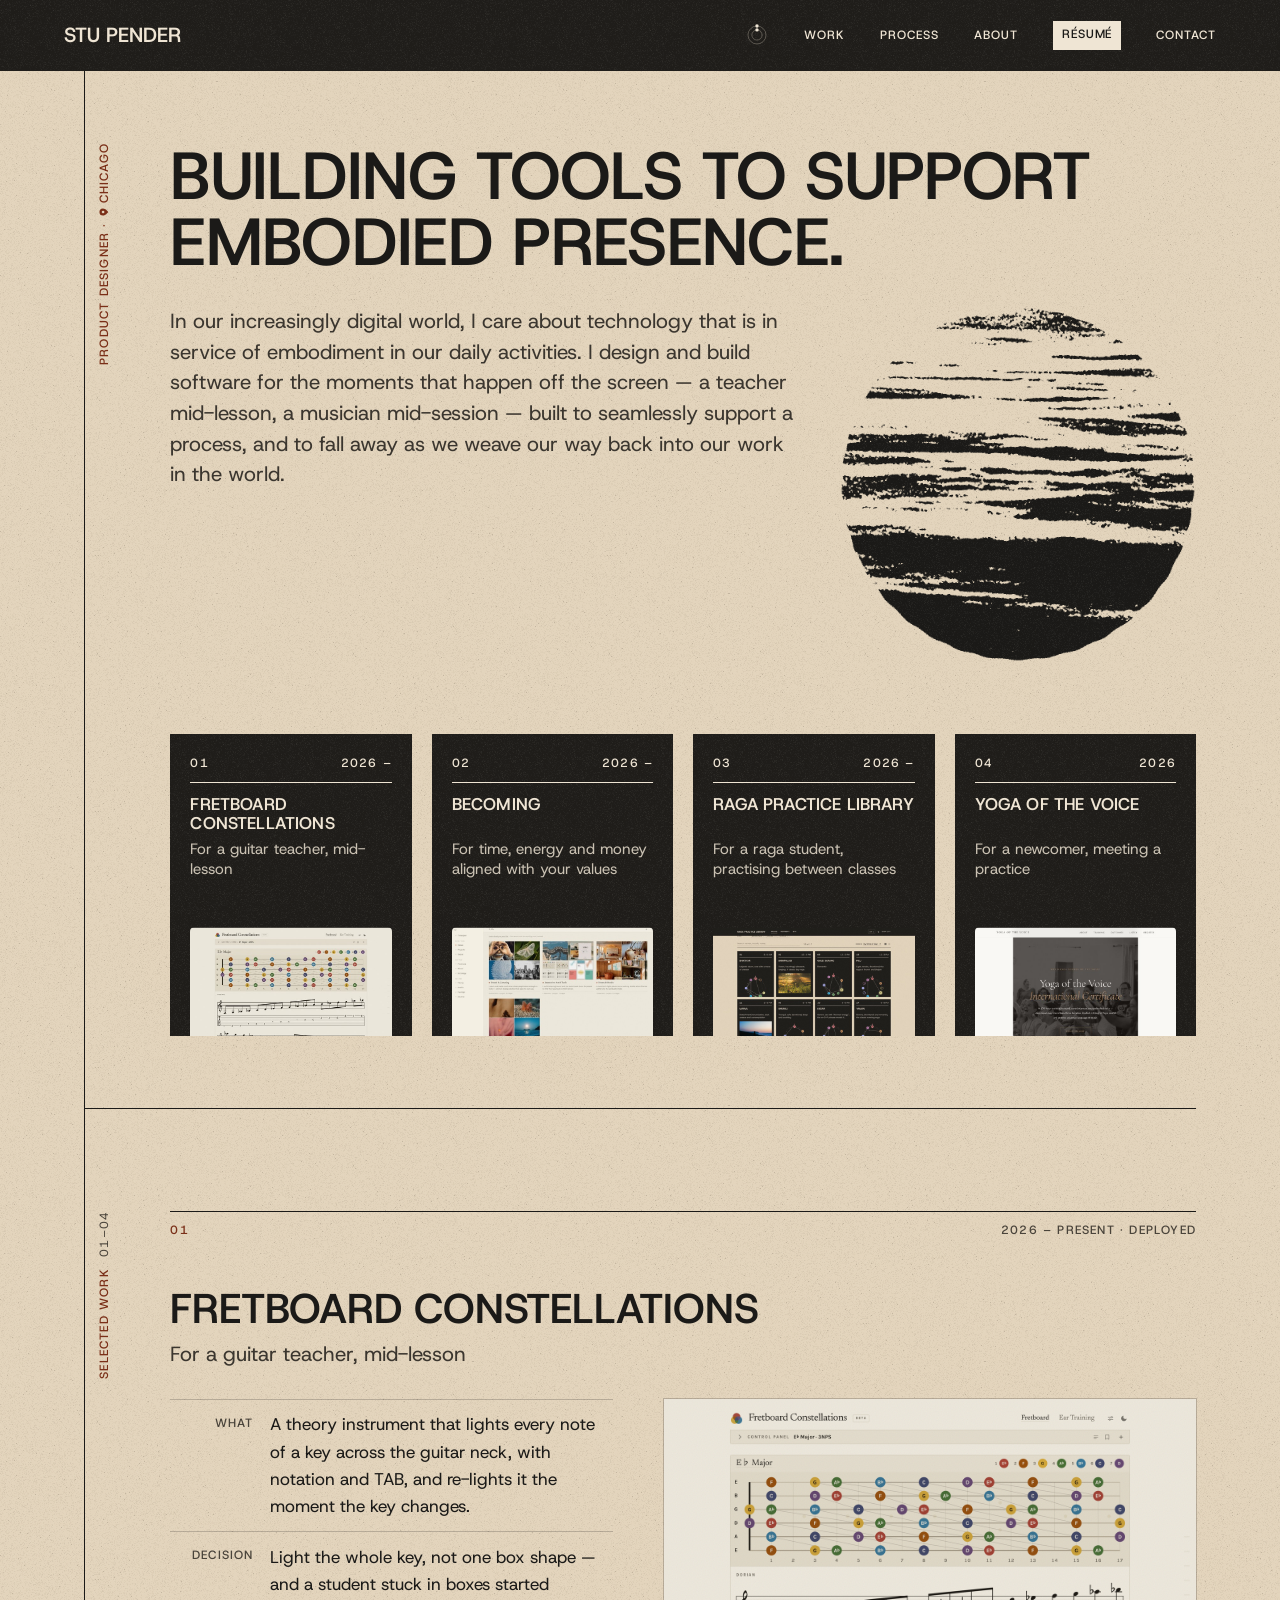
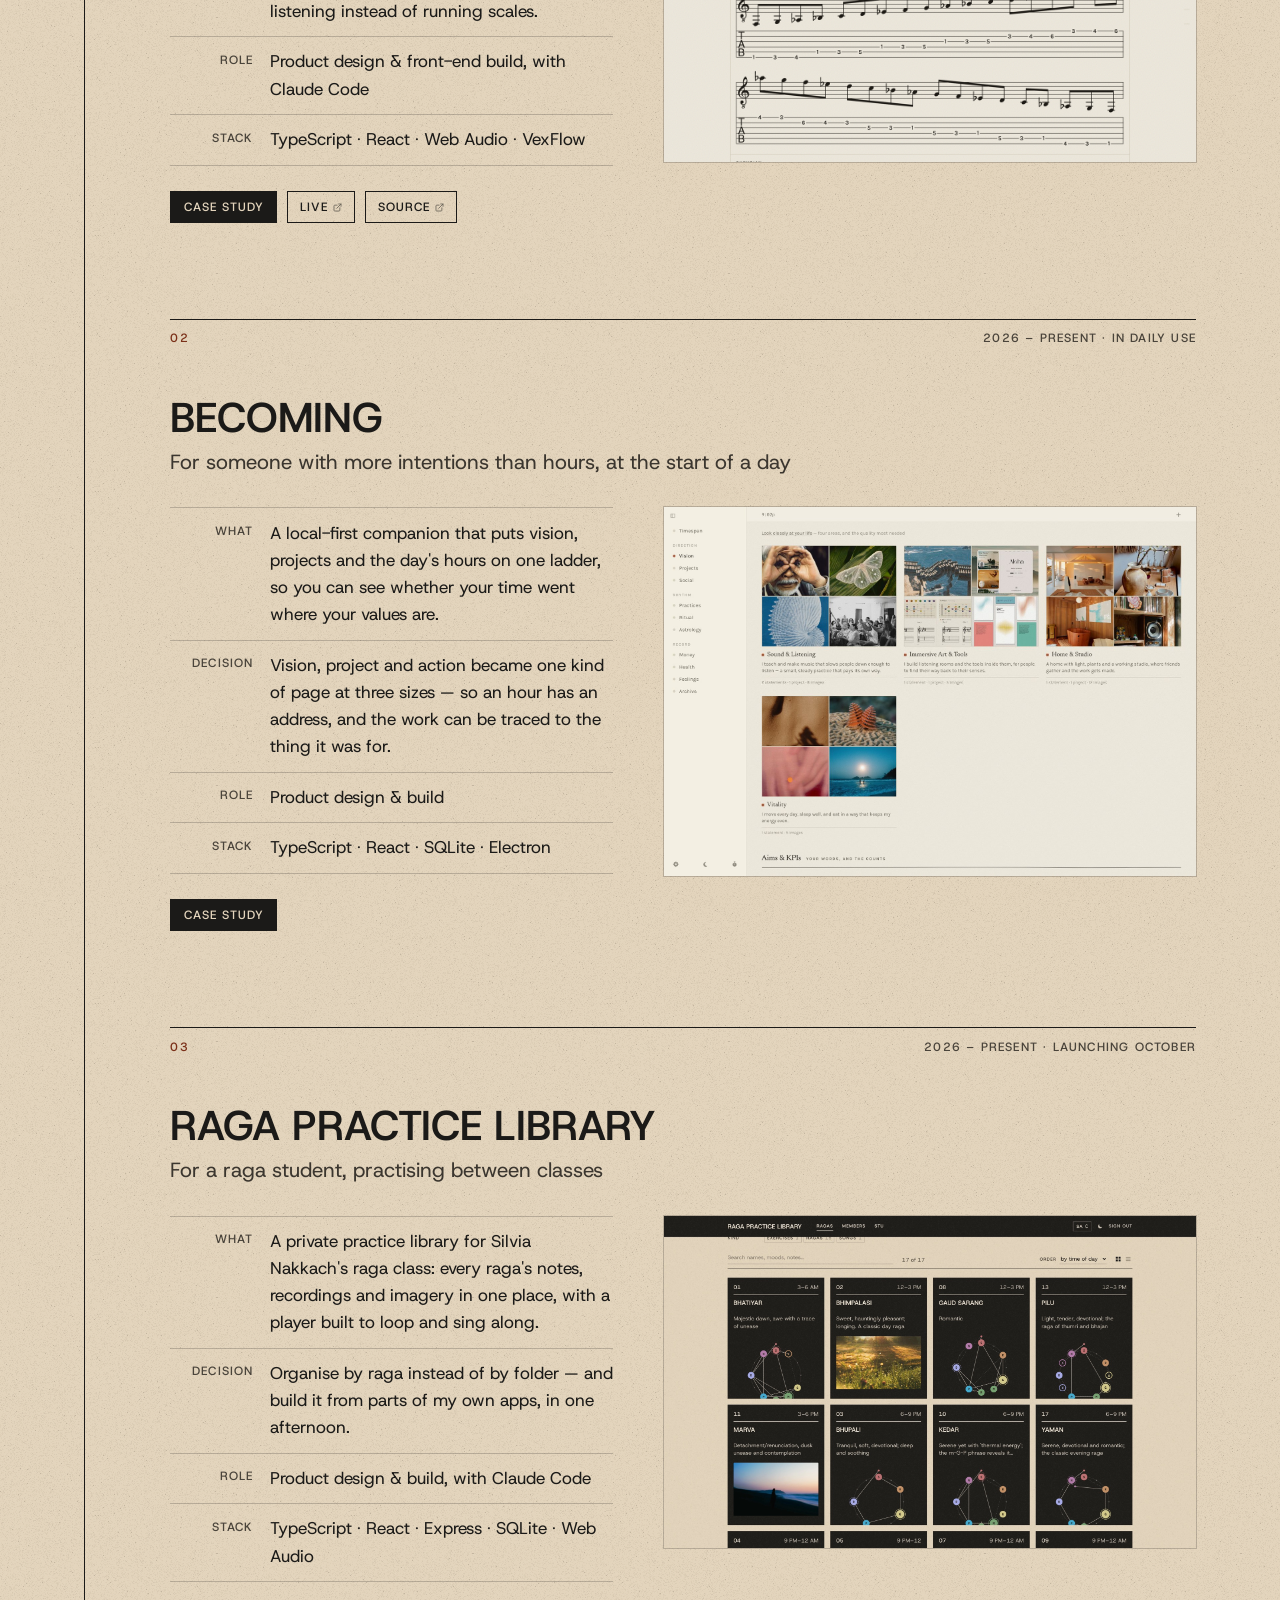
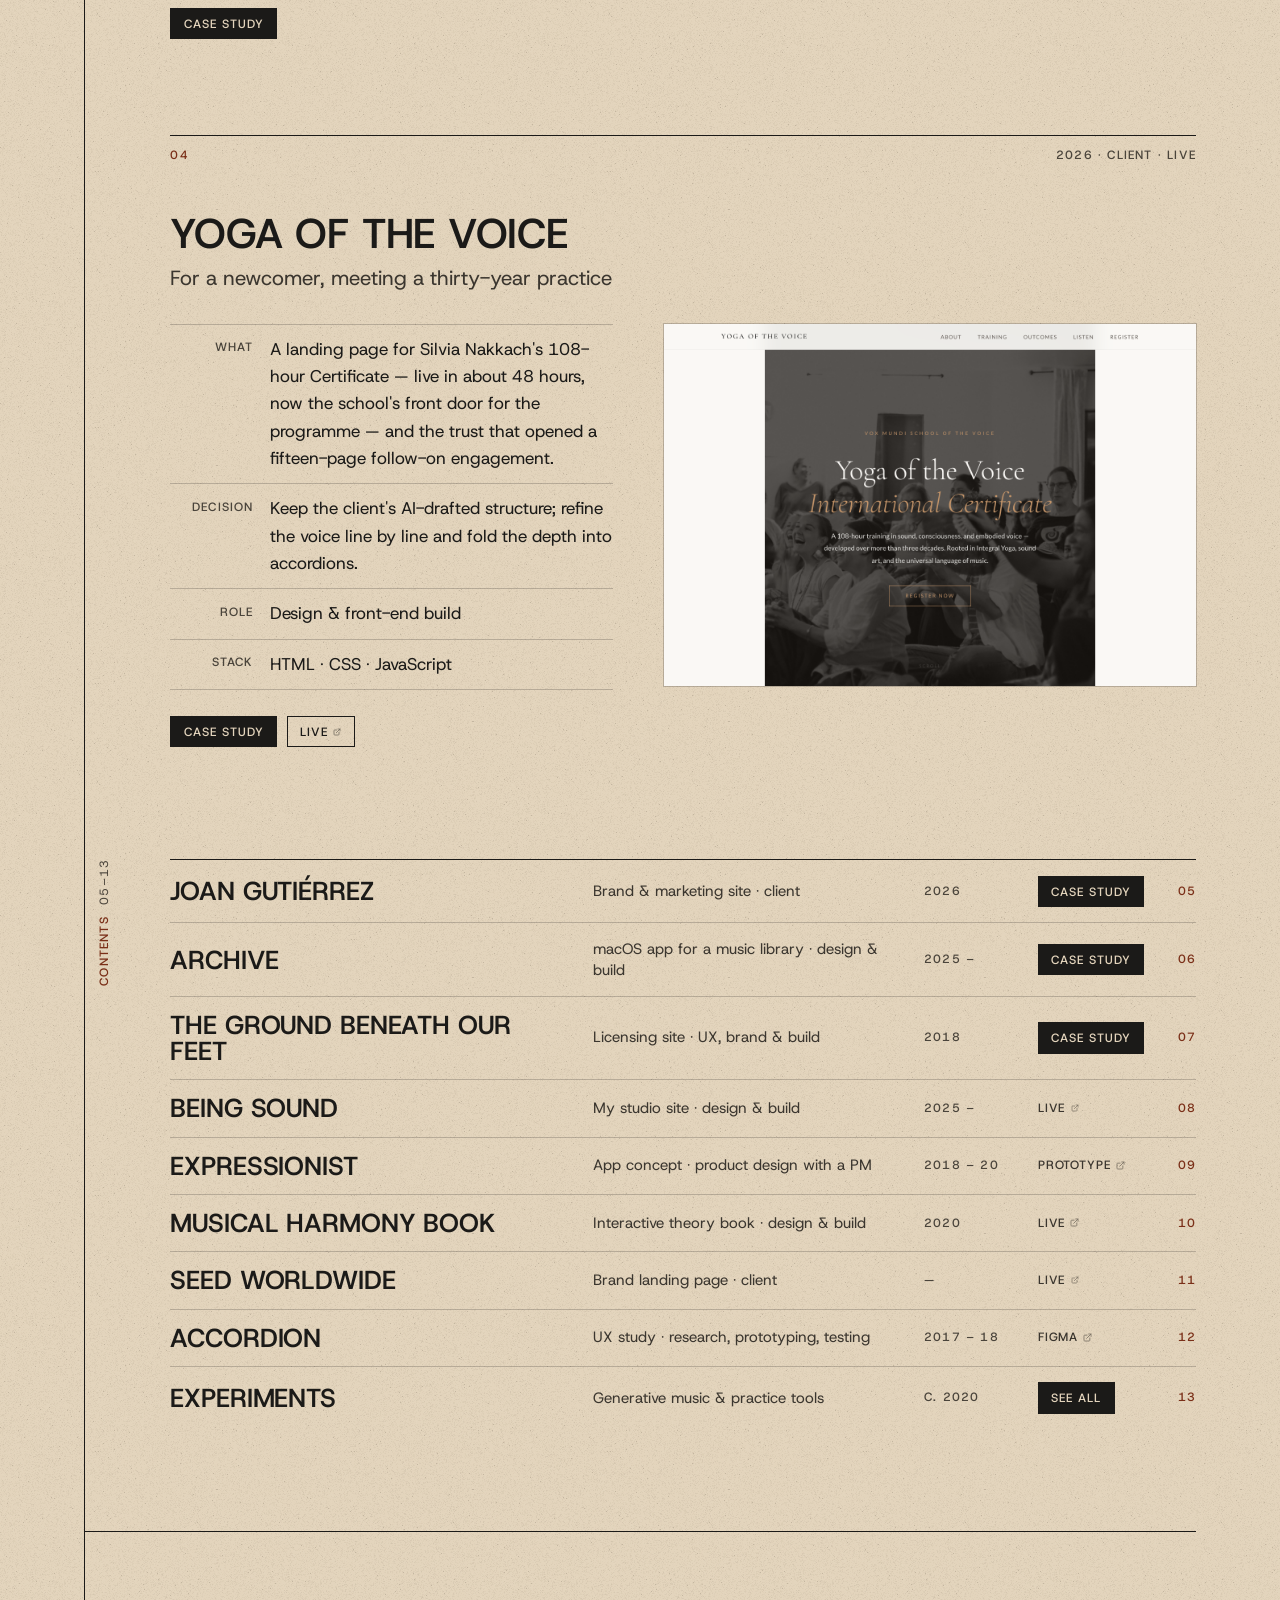
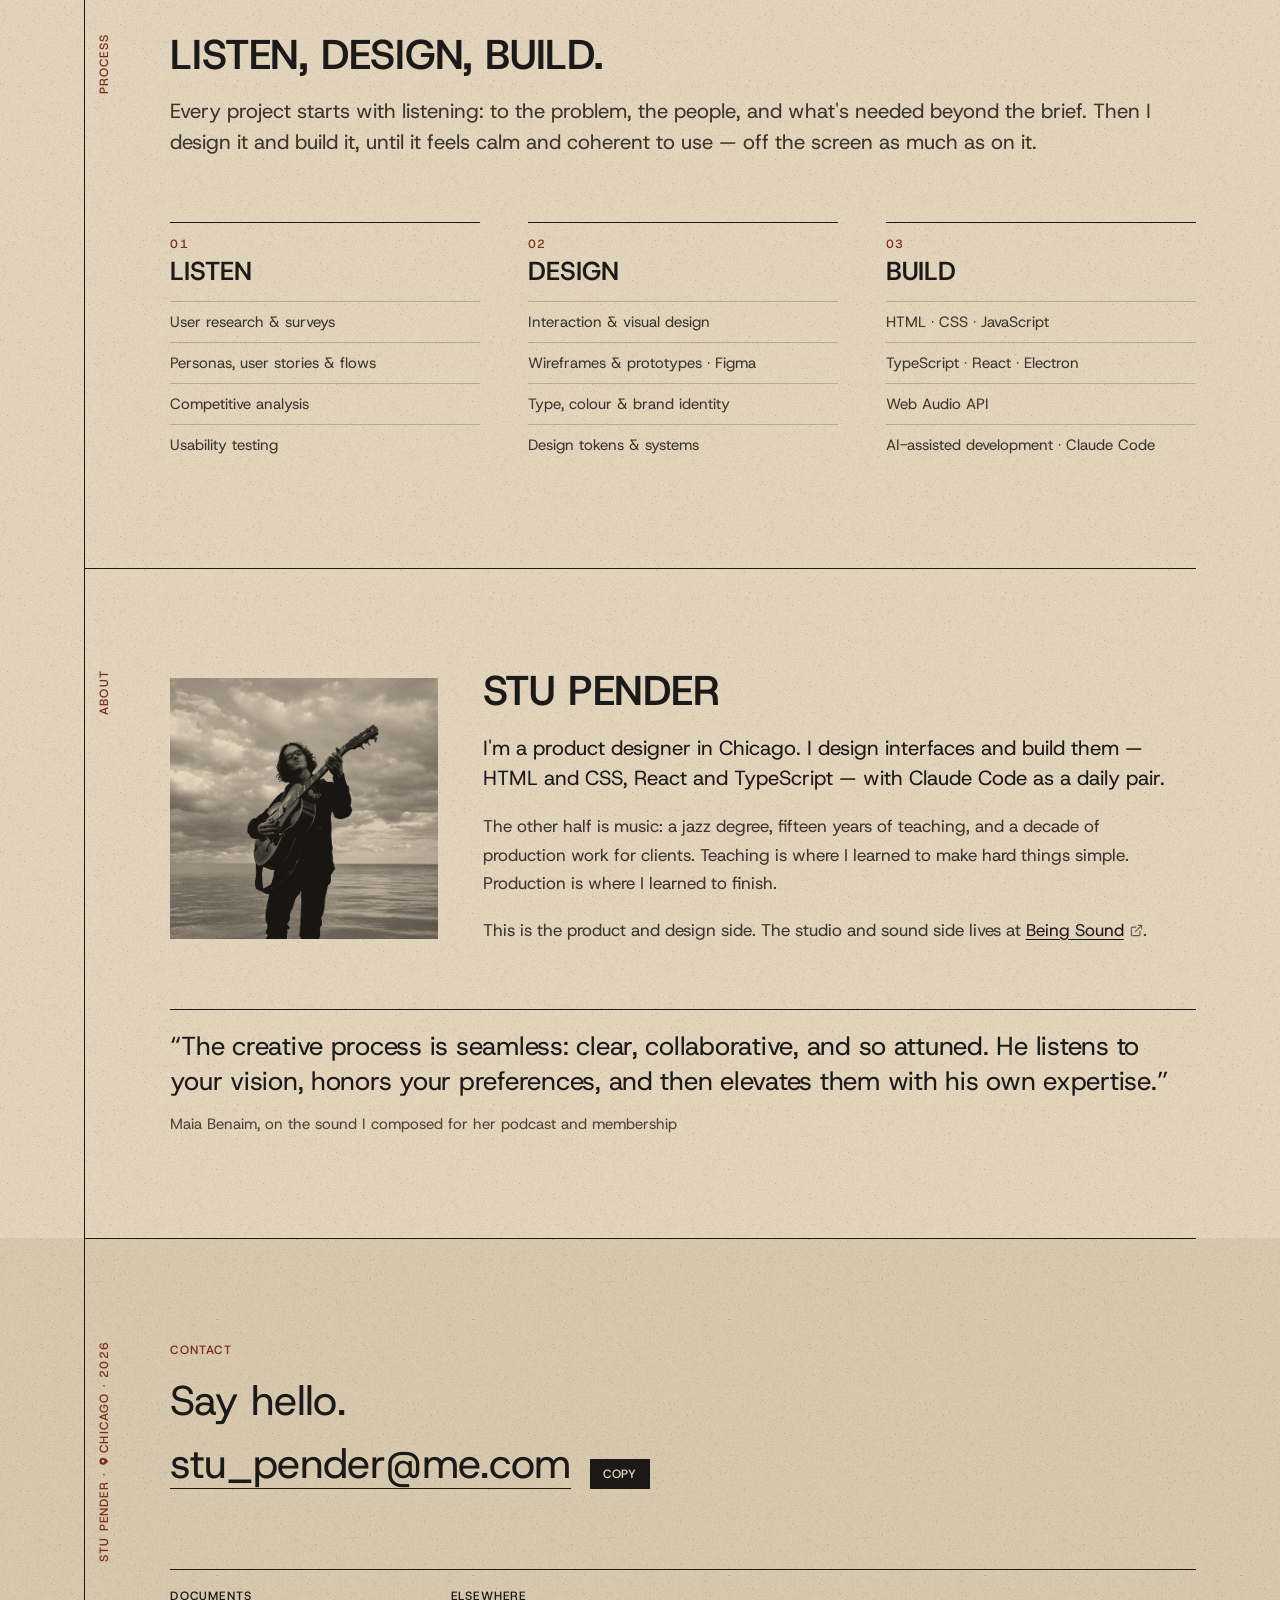
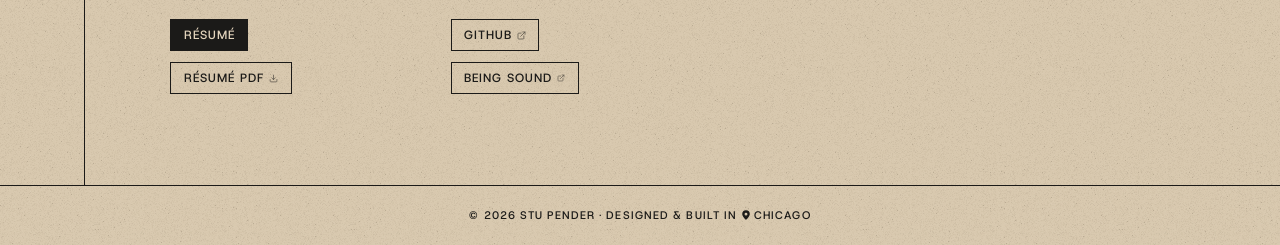
<file: index.html>
<!DOCTYPE html>
<html lang="en" data-palette="paper">
<head>
    <meta charset="UTF-8">
    <meta name="viewport" content="width=device-width, initial-scale=1.0">
    <title>Stu Pender — Product Designer</title>
    <meta name="description" content="Stu Pender — product designer in Chicago. Building tools to support embodied presence: software for the moments that happen off the screen.">

    <!-- Link previews (Open Graph + Twitter/X) -->
    <meta property="og:type" content="website">
    <meta property="og:site_name" content="Stu Pender">
    <meta property="og:title" content="Stu Pender — Product Designer">
    <meta property="og:description" content="Stu Pender — product designer in Chicago. Building tools to support embodied presence: software for the moments that happen off the screen.">
    <meta property="og:url" content="https://stupender.github.io/">
    <meta property="og:image" content="https://stupender.github.io/images/og-card.png?v=20261019">
    <meta property="og:image:width" content="1200">
    <meta property="og:image:height" content="630">
    <meta property="og:image:alt" content="Stu Pender, product designer — “Building tools to support embodied presence,” beside a circle of lake water printed in one ink, over four black cards of his projects.">
    <meta name="twitter:card" content="summary_large_image">

    <link rel="icon" type="image/png" sizes="32x32" href="images/favicon-32.png?v=lake">
    <link rel="icon" type="image/png" sizes="192x192" href="images/favicon-192.png?v=lake">
    <link rel="apple-touch-icon" href="images/favicon-180.png?v=lake">

    <link rel="preconnect" href="https://fonts.googleapis.com">
    <link rel="preconnect" href="https://fonts.gstatic.com" crossorigin>
    <link href="https://fonts.googleapis.com/css2?family=Host+Grotesk:ital,wght@0,300..700;1,300..700&display=swap" rel="stylesheet">

    <link rel="stylesheet" href="styles.css?v=20261019">
</head>
<body>

    <!-- ============================================================= -->
    <!-- HEADER / NAV                                                   -->
    <!-- ============================================================= -->
    <header class="site-header">
        <a href="#top" class="wordmark">Stu Pender</a>
        <div class="header-right">
            <button class="sound-toggle" aria-label="Play ambient sound" aria-pressed="false" title="Ambient sound — Music for Airports">
                <svg class="orbits" viewBox="0 0 40 40" aria-hidden="true"><circle class="ring" cx="20" cy="20" r="8.5"/><circle class="ring" cx="20" cy="20" r="15"/><g class="orb orb1"><circle class="dot" cx="20" cy="11.5" r="2.8"/></g><g class="orb orb2"><circle class="dot" cx="20" cy="5" r="2.8"/></g></svg>
            </button>
            <nav class="site-nav" id="site-nav" aria-label="Primary">
                <a href="#work" data-hint="01 – 13">Work</a>
                <a href="#process" data-hint="Listen · Design · Build">Process</a>
                <a href="#about" data-hint="Chicago">About</a>
                <a href="resume.html" class="nav-page" data-hint="Experience">Résumé</a>
                <a href="#contact" data-hint="Say hello">Contact</a>
            </nav>
            <button class="nav-toggle" aria-label="Open menu" aria-expanded="false" aria-controls="site-nav">
                <span></span><span></span><span></span>
            </button>
        </div>
    </header>

    <main id="top">

        <!-- ========================================================= -->
        <!-- HERO — the statement (the right-hand column is held for  -->
        <!-- a photo), then one card per project.                      -->
        <!-- ========================================================= -->
        <section class="hero" aria-labelledby="hero-heading">
            <p class="rail-label">Product designer · <span class="pin" aria-hidden="true"></span>Chicago</p>
            <div class="hero-inner">
                <div class="hero-copy">
                    <h1 id="hero-heading" class="hero-title">Building tools to support embodied presence.</h1>
                    <p class="hero-lede">
                        In our increasingly digital world, I care about technology that is in service
                        of embodiment in our daily activities. I design and build software for the
                        moments that happen off the screen — a teacher mid-lesson, a musician
                        mid-session — built to seamlessly support a process, and to fall away as we
                        weave our way back into our work in the world.
                    </p>
                    <!-- Backup intro, shorter (not shown):
                         In an increasingly digital world, I design and build software for the
                         moments that happen off the screen — a teacher mid-lesson, a musician
                         mid-session — made to support the process, then fall away as we return
                         to our work in the world. -->
                </div>
                <!-- The hero image: Lake Michigan from the portrait, printed as one ink in a
                     circle (shown in the paper palette). A photo can replace it, as a
                     figure.hero-art holding an img. -->
                <figure class="hero-art hero-print" aria-hidden="true"><span class="print"></span></figure>
            </div>

            <!-- The four selected projects, one colour card each — the same colour
                 opens its case study, like the back of the card. -->
            <nav class="cards" aria-label="Selected work">
                <ol class="cards-list">
                    <li><a class="card on-dark" href="#fretboard" style="--field:var(--f-cobalt)">
                        <span class="card-top"><span class="card-no">01</span><span class="card-year">2026 –</span></span>
                        <span class="card-title">Fretboard Constellations</span>
                        <span class="card-for">For a guitar teacher, mid-lesson</span>
                        <span class="card-img"><img src="images/thumbs/fretboard.jpg" alt="" width="640" height="436" loading="lazy"></span>
                    </a></li>
                    <li><a class="card" href="#becoming" style="--field:var(--f-sky)">
                        <span class="card-top"><span class="card-no">02</span><span class="card-year">2026 –</span></span>
                        <span class="card-title">Becoming</span>
                        <span class="card-for">For time, energy and money aligned with your values</span>
                        <span class="card-img"><img src="images/thumbs/becoming.jpg" alt="" width="640" height="436" loading="lazy"></span>
                    </a></li>
                    <li><a class="card" href="#raga" style="--field:var(--f-sage)">
                        <span class="card-top"><span class="card-no">03</span><span class="card-year">2026 –</span></span>
                        <span class="card-title">Raga Practice Library</span>
                        <span class="card-for">For a raga student, practising between classes</span>
                        <span class="card-img"><img src="images/thumbs/raga.jpg" alt="" width="640" height="400" loading="lazy"></span>
                    </a></li>
                    <li><a class="card" href="#vox" style="--field:var(--f-terracotta)">
                        <span class="card-top"><span class="card-no">04</span><span class="card-year">2026</span></span>
                        <span class="card-title">Yoga of the Voice</span>
                        <span class="card-for">For a newcomer, meeting a practice</span>
                        <span class="card-img"><img src="images/thumbs/vox.jpg" alt="" width="640" height="436" loading="lazy"></span>
                    </a></li>
                </ol>
            </nav>
        </section>

        <!-- ========================================================= -->
        <!-- WORK — 01–04 as covers (details set as a table of         -->
        <!-- contents), then 05–13 as the contents list.               -->
        <!-- ========================================================= -->
        <section id="work" class="section" aria-labelledby="work-heading">
            <header class="section-head">
                <h2 id="work-heading" class="rail-label">Selected work <span>01–04</span></h2>
            </header>

            <!-- 01 · Fretboard Constellations -->
            <article class="cover" id="fretboard">
                <div class="cover-top"><span class="cover-no">01</span><span class="cover-when">2026 – present · deployed</span></div>
                <div class="cover-text">
                    <h3 class="cover-title"><a href="fretboard-constellations.html">Fretboard Constellations</a></h3>
                    <p class="cover-for">For a guitar teacher, mid-lesson</p>
                    <dl class="cover-toc">
                        <div><dt>What</dt><dd>A theory instrument that lights every note of a key across the guitar neck, with notation and TAB, and re-lights it the moment the key changes.</dd></div>
                        <div><dt>Decision</dt><dd>Light the whole key, not one box shape — and a student stuck in boxes started listening instead of running scales.</dd></div>
                        <div><dt>Role</dt><dd>Product design &amp; front-end build, with Claude Code</dd></div>
                        <div><dt>Stack</dt><dd>TypeScript · React · Web Audio · VexFlow</dd></div>
                    </dl>
                    <p class="cover-links">
                        <a class="blk" href="fretboard-constellations.html">Case study</a>
                        <a href="https://fretboardconstellations.beingsound.studio/" target="_blank" rel="noopener">Live</a>
                        <a href="https://github.com/stupender/method" target="_blank" rel="noopener">Source</a>
                    </p>
                </div>
                <a class="cover-media" href="fretboard-constellations.html" tabindex="-1" aria-hidden="true">
                    <img src="images/projects/fretboard-constellations.png" alt="" loading="lazy" width="1320" height="900">
                </a>
            </article>

            <!-- 02 · Becoming -->
            <article class="cover" id="becoming">
                <div class="cover-top"><span class="cover-no">02</span><span class="cover-when">2026 – present · in daily use</span></div>
                <div class="cover-text">
                    <h3 class="cover-title"><a href="becoming.html">Becoming</a></h3>
                    <p class="cover-for">For someone with more intentions than hours, at the start of a day</p>
                    <dl class="cover-toc">
                        <div><dt>What</dt><dd>A local-first companion that puts vision, projects and the day's hours on one ladder, so you can see whether your time went where your values are.</dd></div>
                        <div><dt>Decision</dt><dd>Vision, project and action became one kind of page at three sizes — so an hour has an address, and the work can be traced to the thing it was for.</dd></div>
                        <div><dt>Role</dt><dd>Product design &amp; build</dd></div>
                        <div><dt>Stack</dt><dd>TypeScript · React · SQLite · Electron</dd></div>
                    </dl>
                    <p class="cover-links">
                        <a class="blk" href="becoming.html">Case study</a>
                    </p>
                </div>
                <a class="cover-media" href="becoming.html" tabindex="-1" aria-hidden="true">
                    <img src="images/projects/becoming-demo.jpg" alt="" loading="lazy" width="1600" height="1111">
                </a>
            </article>

            <!-- 03 · Raga Practice Library -->
            <article class="cover" id="raga">
                <div class="cover-top"><span class="cover-no">03</span><span class="cover-when">2026 – present · launching October</span></div>
                <div class="cover-text">
                    <h3 class="cover-title"><a href="raga-practice-library.html">Raga Practice Library</a></h3>
                    <p class="cover-for">For a raga student, practising between classes</p>
                    <dl class="cover-toc">
                        <div><dt>What</dt><dd>A private practice library for Silvia Nakkach's raga class: every raga's notes, recordings and imagery in one place, with a player built to loop and sing along.</dd></div>
                        <div><dt>Decision</dt><dd>Organise by raga instead of by folder — and build it from parts of my own apps, in one afternoon.</dd></div>
                        <div><dt>Role</dt><dd>Product design &amp; build, with Claude Code</dd></div>
                        <div><dt>Stack</dt><dd>TypeScript · React · Express · SQLite · Web Audio</dd></div>
                    </dl>
                    <p class="cover-links">
                        <a class="blk" href="raga-practice-library.html">Case study</a>
                    </p>
                </div>
                <a class="cover-media" href="raga-practice-library.html" tabindex="-1" aria-hidden="true">
                    <img src="images/case-study/raga-cards.jpg" alt="" loading="lazy" width="1800" height="1125">
                </a>
            </article>

            <!-- 04 · Yoga of the Voice -->
            <article class="cover" id="vox">
                <div class="cover-top"><span class="cover-no">04</span><span class="cover-when">2026 · Client · live</span></div>
                <div class="cover-text">
                    <h3 class="cover-title"><a href="yoga-of-the-voice.html">Yoga of the Voice</a></h3>
                    <p class="cover-for">For a newcomer, meeting a thirty-year practice</p>
                    <dl class="cover-toc">
                        <div><dt>What</dt><dd>A landing page for Silvia Nakkach's 108-hour Certificate — live in about 48 hours, now the school's front door for the programme — and the trust that opened a fifteen-page follow-on engagement.</dd></div>
                        <div><dt>Decision</dt><dd>Keep the client's AI-drafted structure; refine the voice line by line and fold the depth into accordions.</dd></div>
                        <div><dt>Role</dt><dd>Design &amp; front-end build</dd></div>
                        <div><dt>Stack</dt><dd>HTML · CSS · JavaScript</dd></div>
                    </dl>
                    <p class="cover-links">
                        <a class="blk" href="yoga-of-the-voice.html">Case study</a>
                        <a href="https://stupender.github.io/yoga-of-the-voice" target="_blank" rel="noopener">Live</a>
                    </p>
                </div>
                <a class="cover-media" href="yoga-of-the-voice.html" tabindex="-1" aria-hidden="true">
                    <img src="images/case-study/vox-hero.png" alt="" loading="lazy" width="1320" height="900">
                </a>
            </article>

            <!-- Contents 05–13 — set like a catalogue's table of contents:
                 title · what it is · year · link · number -->
            <div class="index" id="index">
                <p class="rail-label">Contents <span>05–13</span></p>
                <ol class="toc">
                    <li><a class="toc-row" href="joan-gutierrez.html">
                        <span class="toc-name">Joan Gutiérrez</span>
                        <span class="toc-kind">Brand &amp; marketing site · client</span>
                        <span class="toc-year">2026</span>
                        <span class="toc-go blk">Case study</span>
                        <span class="toc-no">05</span>
                    </a></li>
                    <li><a class="toc-row" href="archive-case-study.html">
                        <span class="toc-name">Archive</span>
                        <span class="toc-kind">macOS app for a music library · design &amp; build</span>
                        <span class="toc-year">2025 –</span>
                        <span class="toc-go blk">Case study</span>
                        <span class="toc-no">06</span>
                    </a></li>
                    <li><a class="toc-row" href="ground-beneath-our-feet.html">
                        <span class="toc-name">The Ground Beneath Our Feet</span>
                        <span class="toc-kind">Licensing site · UX, brand &amp; build</span>
                        <span class="toc-year">2018</span>
                        <span class="toc-go blk">Case study</span>
                        <span class="toc-no">07</span>
                    </a></li>
                    <li><a class="toc-row" href="https://beingsound.studio" target="_blank" rel="noopener">
                        <span class="toc-name">Being Sound</span>
                        <span class="toc-kind">My studio site · design &amp; build</span>
                        <span class="toc-year">2025 –</span>
                        <span class="toc-go">Live</span>
                        <span class="toc-no">08</span>
                    </a></li>
                    <li><a class="toc-row" href="https://www.figma.com/proto/LB2oM2wOwVF5kFjfLSy0I0/Expressionist-Wireframes?node-id=277-76&amp;page-id=0%3A1" target="_blank" rel="noopener">
                        <span class="toc-name">Expressionist</span>
                        <span class="toc-kind">App concept · product design with a PM</span>
                        <span class="toc-year">2018 – 20</span>
                        <span class="toc-go">Prototype</span>
                        <span class="toc-no">09</span>
                    </a></li>
                    <li><a class="toc-row" href="https://stupender.github.io/harmony-book/" target="_blank" rel="noopener">
                        <span class="toc-name">Musical Harmony Book</span>
                        <span class="toc-kind">Interactive theory book · design &amp; build</span>
                        <span class="toc-year">2020</span>
                        <span class="toc-go">Live</span>
                        <span class="toc-no">10</span>
                    </a></li>
                    <li><a class="toc-row" href="https://seedworldwide.com" target="_blank" rel="noopener">
                        <span class="toc-name">Seed Worldwide</span>
                        <span class="toc-kind">Brand landing page · client</span>
                        <span class="toc-year">—</span>
                        <span class="toc-go">Live</span>
                        <span class="toc-no">11</span>
                    </a></li>
                    <li><a class="toc-row" href="https://www.figma.com/design/qhfg5v8Ens7fYkdPN92jgA/Accordion?node-id=0-1" target="_blank" rel="noopener">
                        <span class="toc-name">Accordion</span>
                        <span class="toc-kind">UX study · research, prototyping, testing</span>
                        <span class="toc-year">2017 – 18</span>
                        <span class="toc-go">Figma</span>
                        <span class="toc-no">12</span>
                    </a></li>
                    <li><a class="toc-row" href="archive.html">
                        <span class="toc-name">Experiments</span>
                        <span class="toc-kind">Generative music &amp; practice tools</span>
                        <span class="toc-year">c. 2020</span>
                        <span class="toc-go blk">See all</span>
                        <span class="toc-no">13</span>
                    </a></li>
                </ol>
            </div>
        </section>

        <!-- ========================================================= -->
        <!-- PROCESS — listen, design, build                           -->
        <!-- ========================================================= -->
        <section id="process" class="section" aria-labelledby="process-heading">
            <header class="section-head">
                <p class="rail-label">Process</p>
                <h2 id="process-heading" class="section-title">Listen, design, build.</h2>
                <p class="section-lede">
                    Every project starts with listening: to the problem, the people, and what's
                    needed beyond the brief. Then I design it and build it, until it feels calm
                    and coherent to use — off the screen as much as on it.
                </p>
            </header>
            <ol class="practice-grid">
                <li class="practice-col">
                    <p class="practice-no">01</p>
                    <h3 class="practice-name">Listen</h3>
                    <ul class="practice-list">
                        <li>User research &amp; surveys</li>
                        <li>Personas, user stories &amp; flows</li>
                        <li>Competitive analysis</li>
                        <li>Usability testing</li>
                    </ul>
                </li>
                <li class="practice-col">
                    <p class="practice-no">02</p>
                    <h3 class="practice-name">Design</h3>
                    <ul class="practice-list">
                        <li>Interaction &amp; visual design</li>
                        <li>Wireframes &amp; prototypes · Figma</li>
                        <li>Type, colour &amp; brand identity</li>
                        <li>Design tokens &amp; systems</li>
                    </ul>
                </li>
                <li class="practice-col">
                    <p class="practice-no">03</p>
                    <h3 class="practice-name">Build</h3>
                    <ul class="practice-list">
                        <li>HTML · CSS · JavaScript</li>
                        <li>TypeScript · React · Electron</li>
                        <li>Web Audio API</li>
                        <li>AI-assisted development · Claude Code</li>
                    </ul>
                </li>
            </ol>
        </section>

        <!-- ========================================================= -->
        <!-- ABOUT — the portrait printed in cobalt, like a duotone     -->
        <!-- ========================================================= -->
        <section id="about" class="section about" aria-labelledby="about-heading">
            <header class="section-head">
                <p class="rail-label">About</p>
            </header>
            <div class="about-body">
                <figure class="duo">
                    <img src="images/portrait.jpeg" alt="Stu Pender with a guitar" loading="lazy" width="1200" height="1200">
                </figure>
                <div class="about-text">
                    <h2 id="about-heading" class="about-title">Stu Pender</h2>
                    <p>
                        I'm a product designer in Chicago. I design interfaces and build them —
                        HTML and CSS, React and TypeScript — with Claude Code as a daily pair.
                    </p>
                    <p>
                        The other half is music: a jazz degree, fifteen years of teaching, and a
                        decade of production work for clients. Teaching is where I learned to make
                        hard things simple. Production is where I learned to finish.
                    </p>
                    <p>
                        This is the product and design side. The studio and sound side lives at
                        <span class="nobr"><a href="https://beingsound.studio" target="_blank" rel="noopener">Being Sound</a>.</span>
                    </p>
                </div>
            </div>
            <blockquote class="about-quote">
                <p>“The creative process is seamless: clear, collaborative, and so attuned.
                He listens to your vision, honors your preferences, and then elevates them
                with his own expertise.”</p>
                <cite>Maia Benaim, on the sound I composed for her podcast and membership</cite>
            </blockquote>
        </section>

        <!-- ========================================================= -->
        <!-- CONTACT — the back cover, printed in one colour: cobalt   -->
        <!-- on grey, with the type running up the edge.               -->
        <!-- ========================================================= -->
        <section id="contact" class="contact" aria-labelledby="contact-heading">
            <div class="contact-inner">
                <p class="contact-edge" aria-hidden="true">Stu Pender · <span class="pin" aria-hidden="true"></span>Chicago · 2026</p>
                <div class="contact-main">
                    <p class="rail-label">Contact</p>
                    <h2 id="contact-heading" class="contact-title">Say hello.</h2>
                    <p class="contact-mail">
                        <a href="mailto:stu_pender@me.com">stu_pender@me.com</a>
                        <button class="copy-mail" type="button" data-copy="stu_pender@me.com">Copy</button>
                    </p>
                    <div class="contact-cols">
                        <div>
                            <p class="contact-label">Documents</p>
                            <ul>
                                <li><a class="blk" href="resume.html">Résumé</a></li>
                                <li><a href="Stu-Pender-Resume.pdf" download>Résumé PDF</a></li>
                            </ul>
                        </div>
                        <div>
                            <p class="contact-label">Elsewhere</p>
                            <ul>
                                <li><a href="https://github.com/stupender" target="_blank" rel="noopener">GitHub</a></li>
                                <li><a href="https://beingsound.studio" target="_blank" rel="noopener">Being Sound</a></li>
                            </ul>
                        </div>
                </div>
            </div>
        </section>

    </main>

    <footer class="site-footer">
        <p>© <span id="year"></span> Stu Pender · Designed &amp; built in <span class="pin" aria-hidden="true"></span>Chicago</p>
    </footer>

    <script src="script.js?v=20261019"></script>
</body>
</html>
</file>
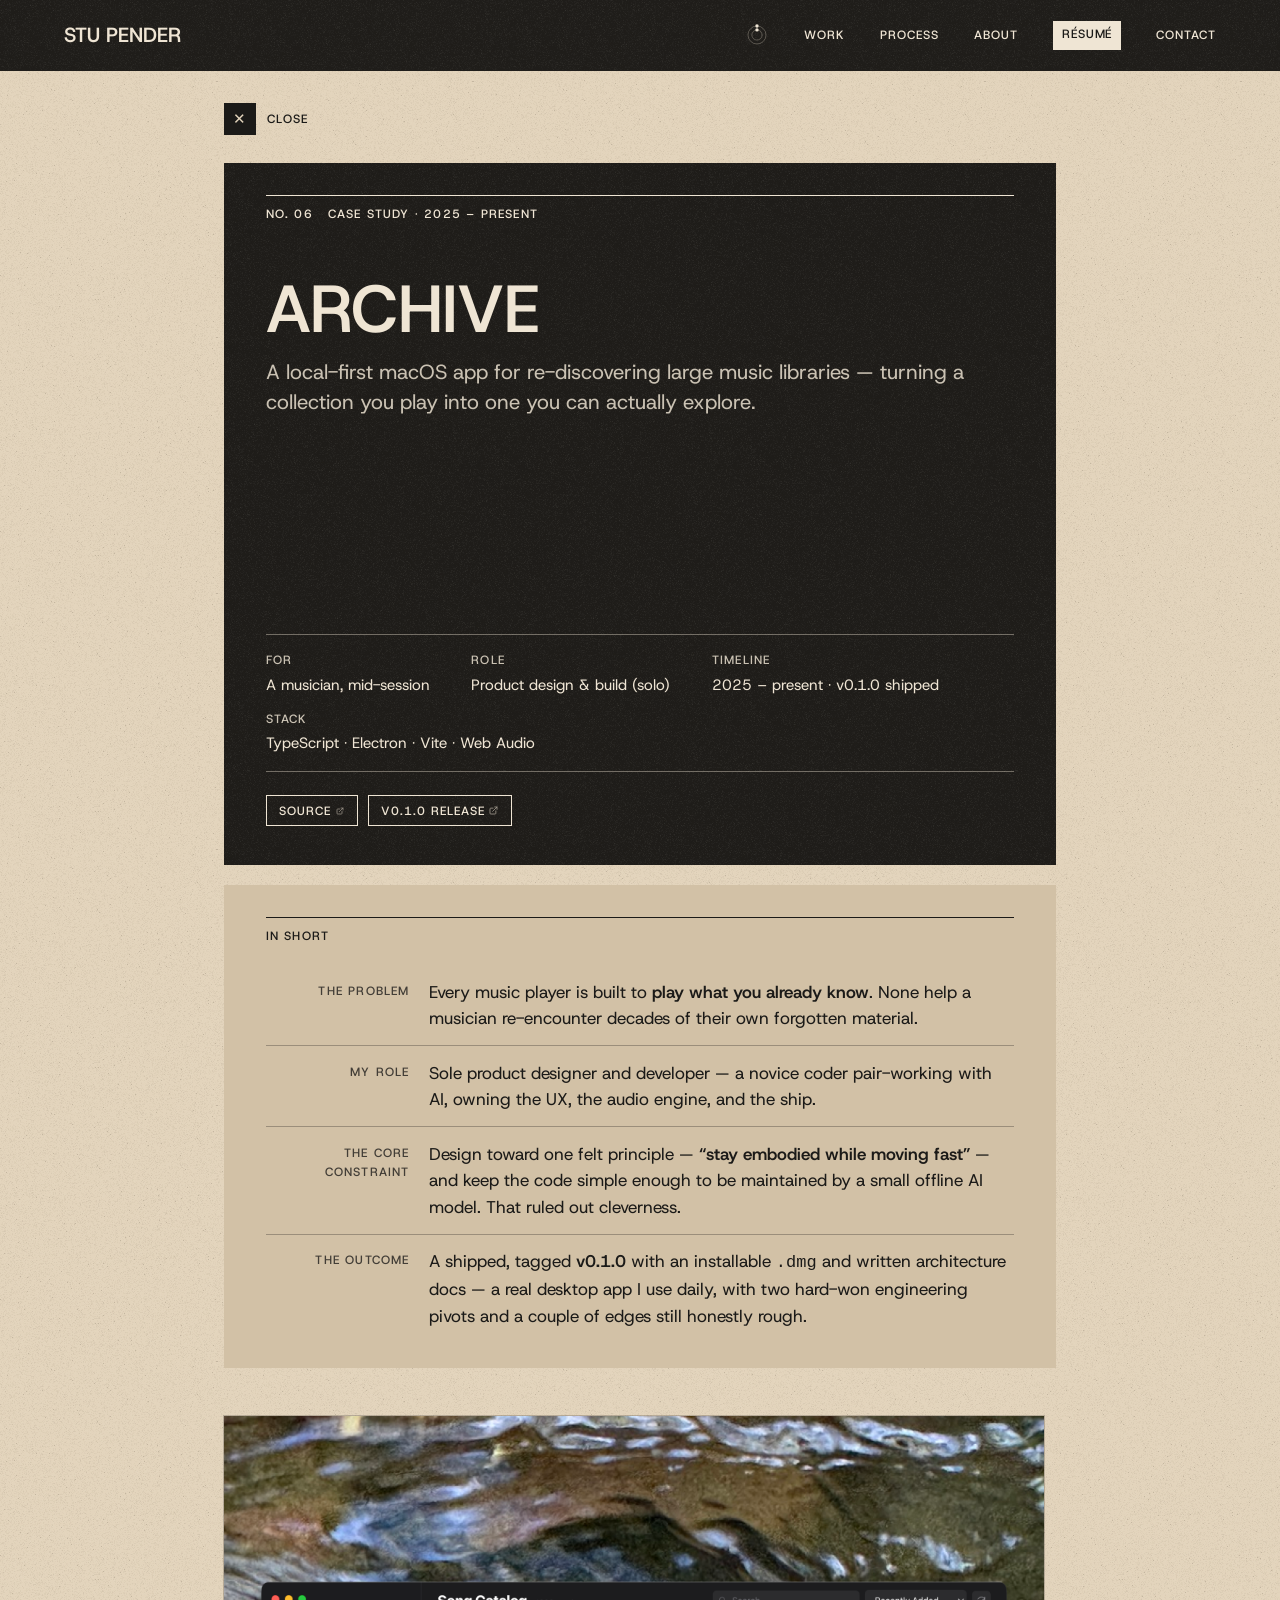
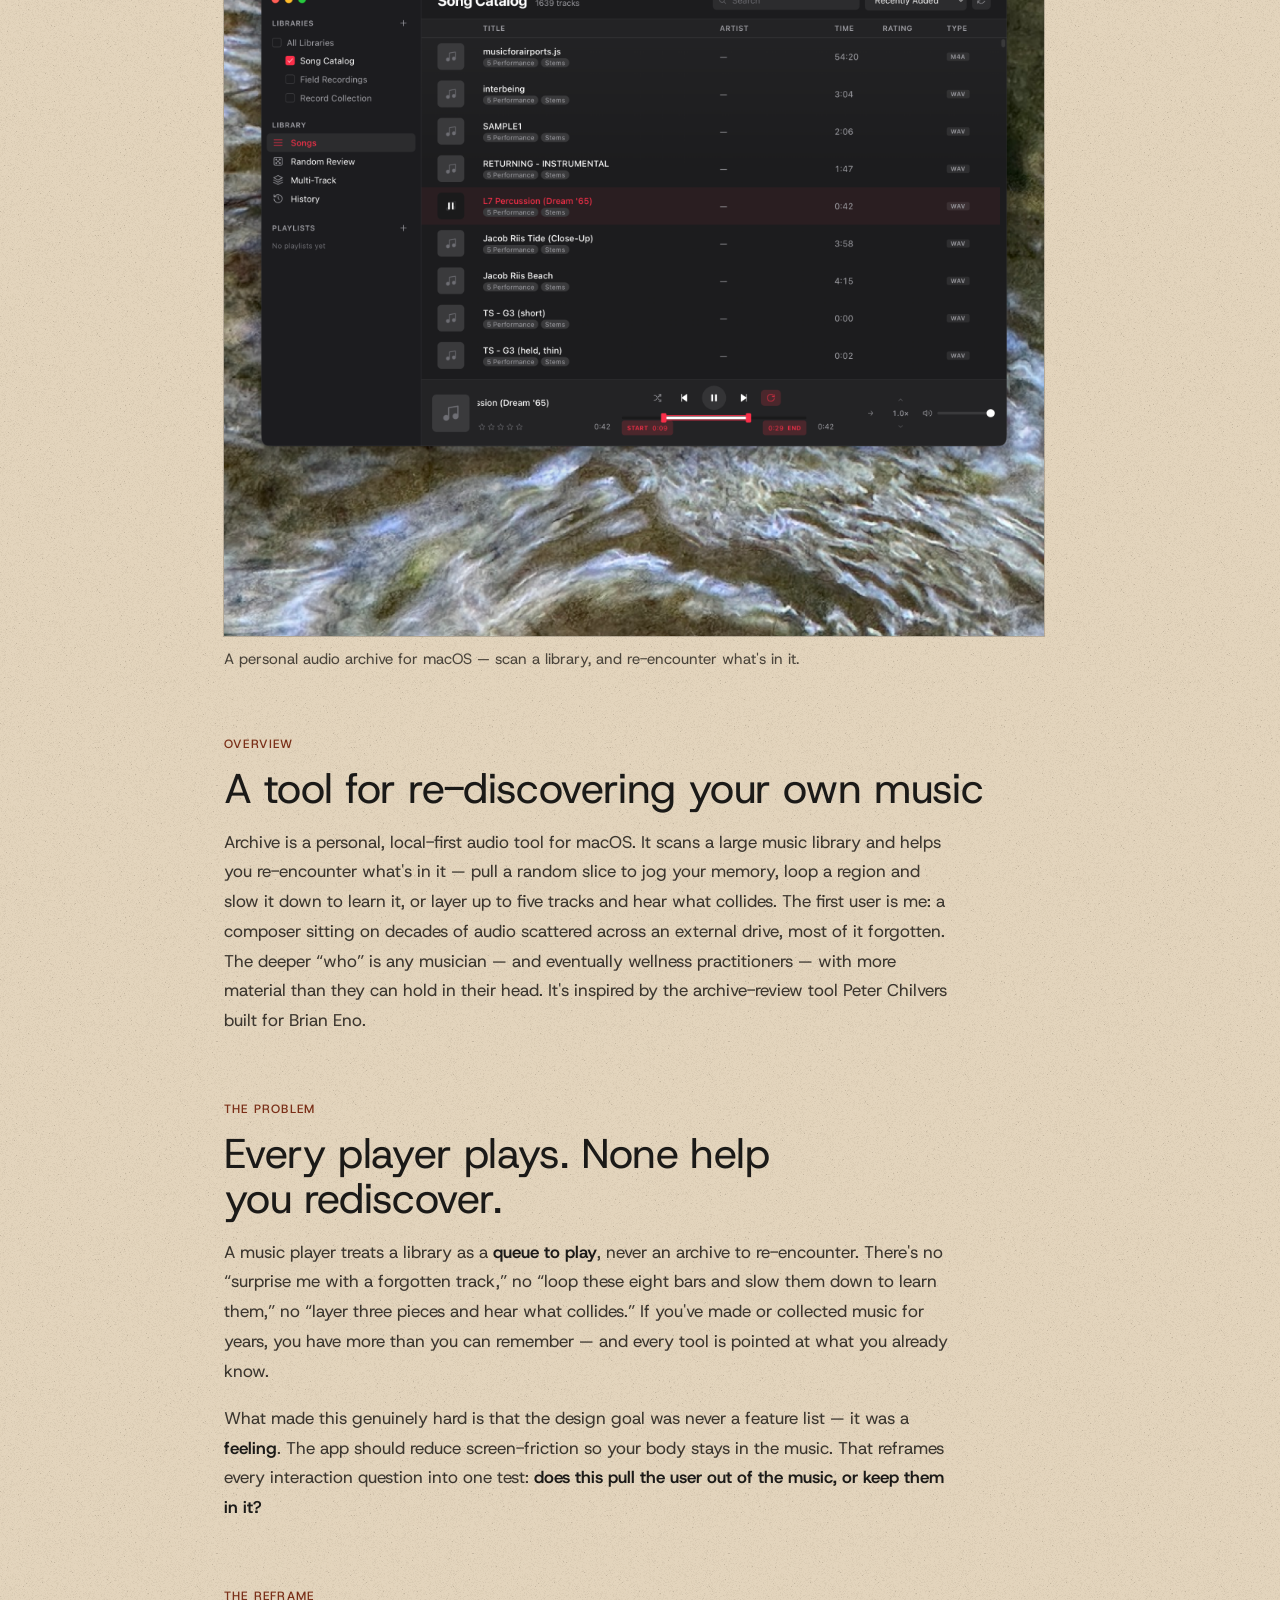
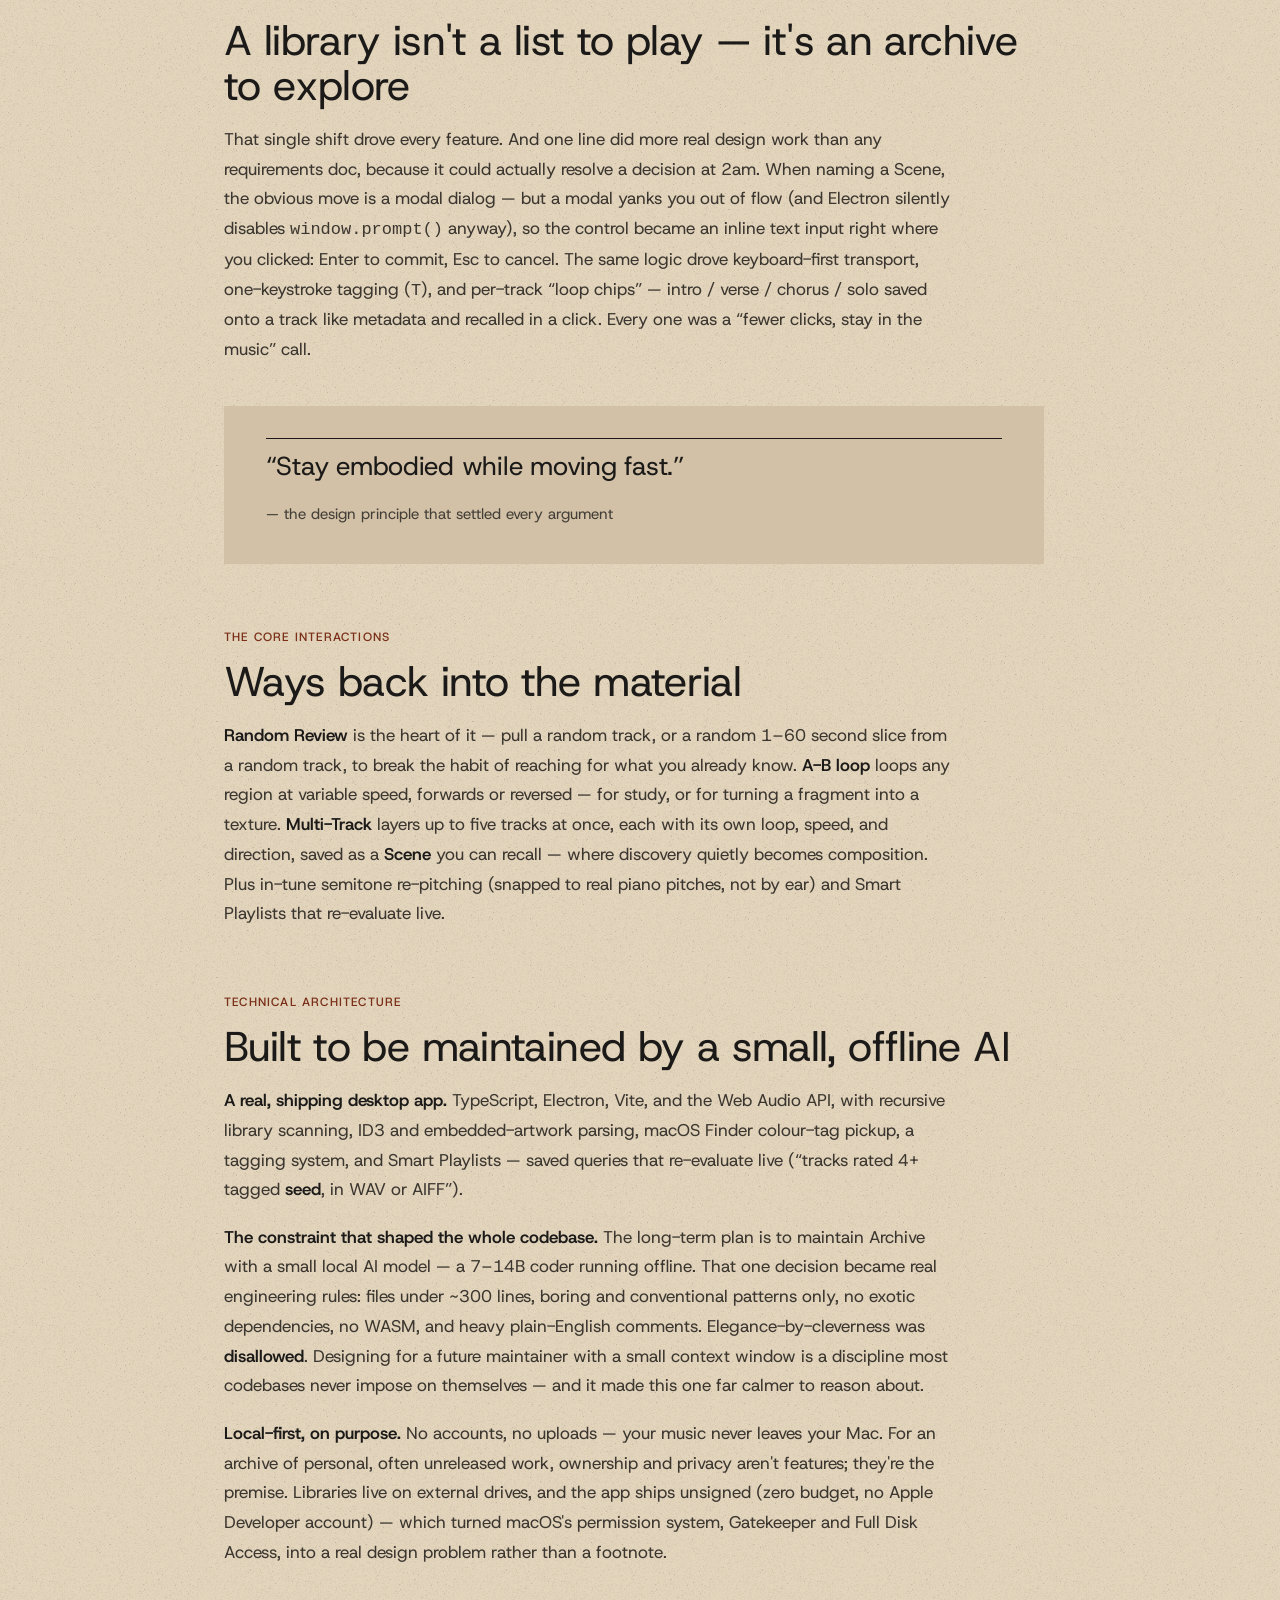
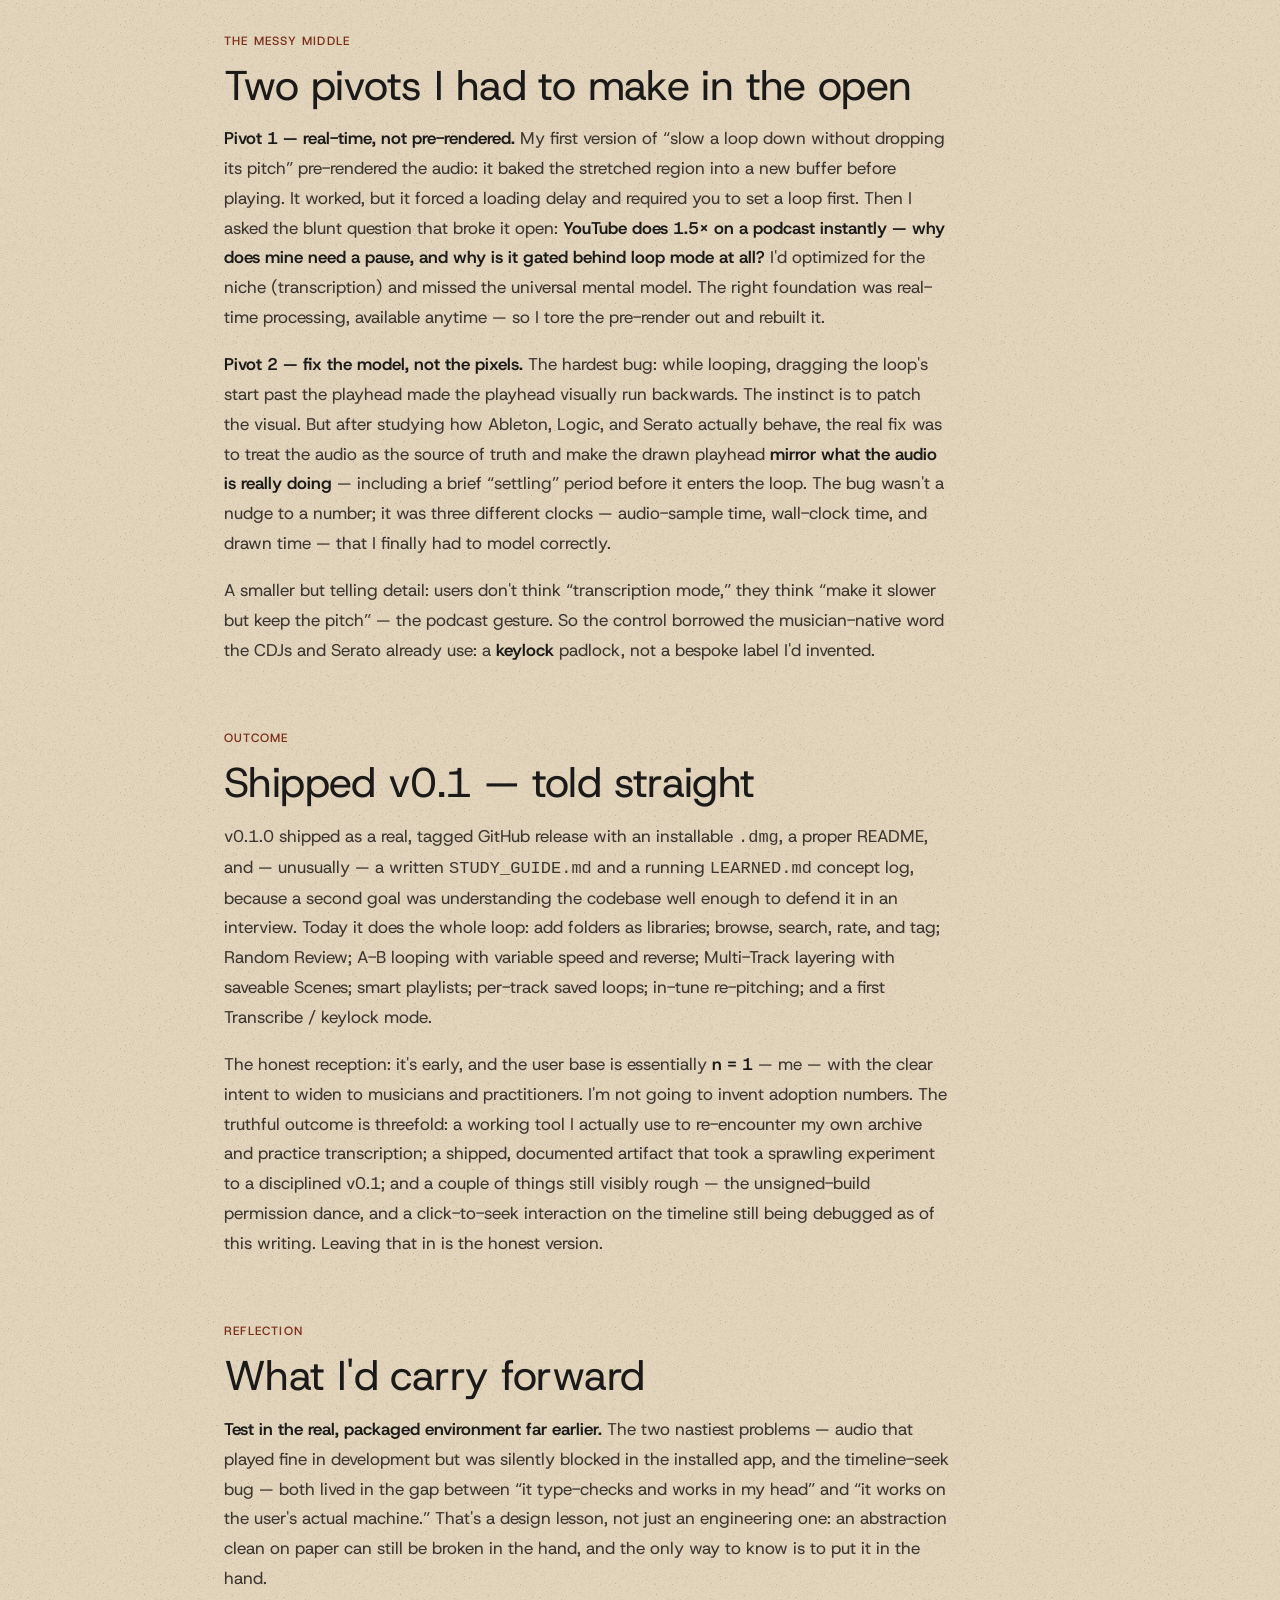
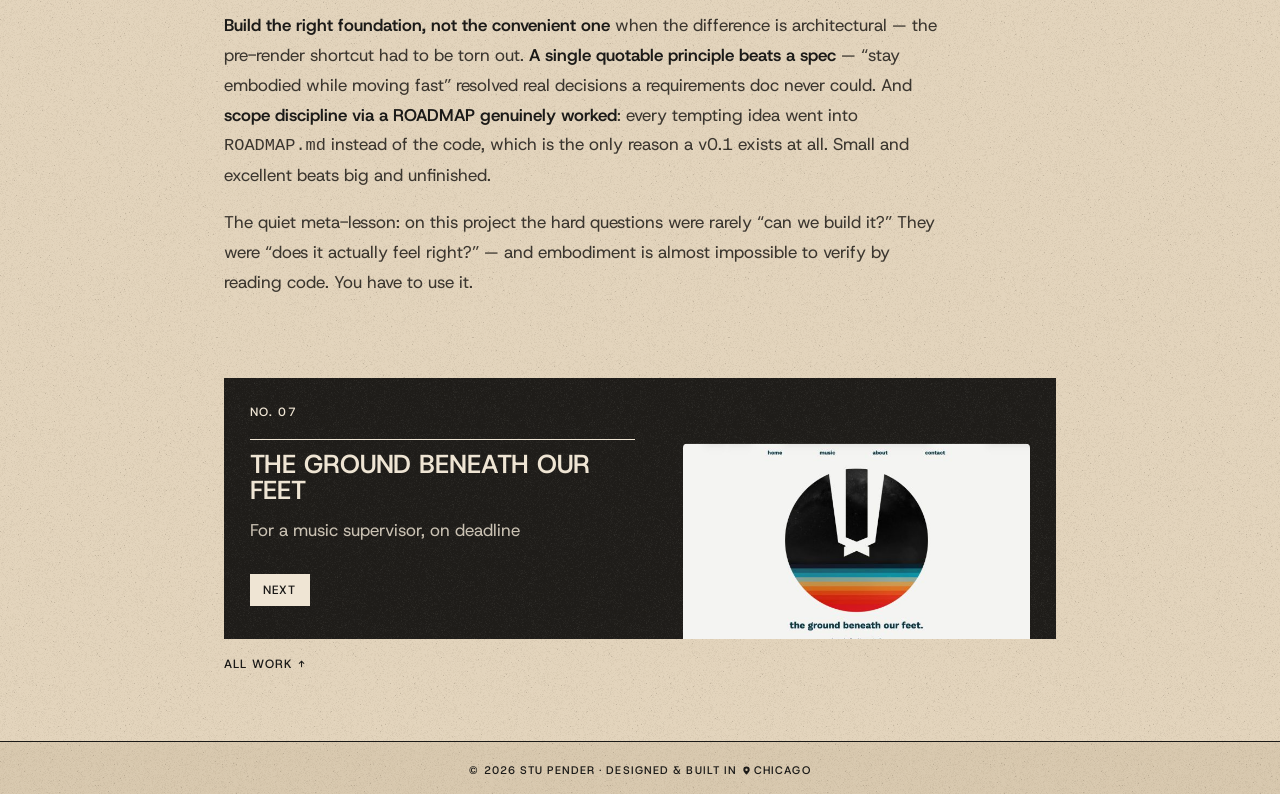
<file: archive-case-study.html>
<!DOCTYPE html>
<html lang="en" data-palette="paper">
<head>
    <meta charset="UTF-8">
    <meta name="viewport" content="width=device-width, initial-scale=1.0">
    <title>Case study — Archive</title>
    <meta name="description" content="Case study: Archive — a local-first macOS app for re-discovering large music libraries, built with a real-time Web Audio engine and designed to stay maintainable by a small offline AI model. Product design and build by Stu Pender.">

    <!-- Link previews (Open Graph + Twitter/X) -->
    <meta property="og:type" content="article">
    <meta property="og:site_name" content="Stu Pender">
    <meta property="og:title" content="Case study — Archive">
    <meta property="og:description" content="Case study: Archive — a local-first macOS app for re-discovering large music libraries, built with a real-time Web Audio engine and designed to stay maintainable by a small offline AI model. Product design and build by Stu Pender.">
    <meta property="og:url" content="https://stupender.github.io/archive-case-study.html">
    <meta property="og:image" content="https://stupender.github.io/images/og-card.png?v=20261019">
    <meta property="og:image:width" content="1200">
    <meta property="og:image:height" content="630">
    <meta property="og:image:alt" content="Stu Pender, product designer — “Building tools to support embodied presence,” beside a circle of lake water printed in one ink, over four black cards of his projects.">
    <meta name="twitter:card" content="summary_large_image">

    <link rel="icon" type="image/png" sizes="32x32" href="images/favicon-32.png?v=lake">
    <link rel="icon" type="image/png" sizes="192x192" href="images/favicon-192.png?v=lake">
    <link rel="apple-touch-icon" href="images/favicon-180.png?v=lake">

    <link rel="preconnect" href="https://fonts.googleapis.com">
    <link rel="preconnect" href="https://fonts.gstatic.com" crossorigin>
    <link href="https://fonts.googleapis.com/css2?family=Host+Grotesk:ital,wght@0,300..700;1,300..700&display=swap" rel="stylesheet">

    <link rel="stylesheet" href="styles.css?v=20261019">
</head>
<body>

    <header class="site-header">
        <a href="index.html" class="wordmark">Stu Pender</a>
        <div class="header-right">
            <button class="sound-toggle" aria-label="Play ambient sound" aria-pressed="false" title="Ambient sound — Music for Airports">
                <svg class="orbits" viewBox="0 0 40 40" aria-hidden="true"><circle class="ring" cx="20" cy="20" r="8.5"/><circle class="ring" cx="20" cy="20" r="15"/><g class="orb orb1"><circle class="dot" cx="20" cy="11.5" r="2.8"/></g><g class="orb orb2"><circle class="dot" cx="20" cy="5" r="2.8"/></g></svg>
            </button>
            <nav class="site-nav" id="site-nav" aria-label="Primary">
                <a href="index.html#work" data-hint="01 – 13">Work</a>
                <a href="index.html#process" data-hint="Listen · Design · Build">Process</a>
                <a href="index.html#about" data-hint="Chicago">About</a>
                <a href="resume.html" class="nav-page" data-hint="Experience">Résumé</a>
                <a href="index.html#contact" data-hint="Say hello">Contact</a>
            </nav>
            <button class="nav-toggle" aria-label="Open menu" aria-expanded="false" aria-controls="site-nav">
                <span></span><span></span><span></span>
            </button>
        </div>
    </header>

    <main id="top">
        <div class="cs-closebar no-print">
            <a class="cs-close" href="index.html#work" aria-label="Close — back to portfolio" title="Close — back to portfolio">
                <span class="cs-close-x" aria-hidden="true">&#10005;</span>
                <span>Close</span>
            </a>
        </div>
        <article class="cs" style="--field:var(--f-saffron); --pair:var(--p-slate)">

            <!-- ============ HERO ============ -->
            <header class="cs-head">
                <p class="eyebrow"><span class="cs-no">No. 06</span> Case study · 2025 – present</p>
                <h1 class="cs-title">Archive</h1>
                <p class="cs-sub">
                    A local-first macOS app for re-discovering large music libraries —
                    turning a collection you play into one you can actually explore.
                </p>
                <dl class="cs-meta">
                    <div class="cs-meta-for"><dt>For</dt><dd>A musician, mid-session</dd></div>
                    <div><dt>Role</dt><dd>Product design &amp; build (solo)</dd></div>
                    <div><dt>Timeline</dt><dd>2025 – present · v0.1.0 shipped</dd></div>
                    <div><dt>Stack</dt><dd>TypeScript · Electron · Vite · Web Audio</dd></div>
                </dl>
                <p class="project-links process-links cs-toplinks">
                    <a href="https://github.com/stupender/archive" target="_blank" rel="noopener">Source</a>
                    <a href="https://github.com/stupender/archive/releases" target="_blank" rel="noopener">v0.1.0 release</a>
                </p>
            </header>

            <!-- ============ TL;DR ============ -->
            <div class="cs-tldr">
                <p class="eyebrow">In short</p>
                <dl>
                    <div>
                        <dt>The problem</dt>
                        <dd>Every music player is built to <strong>play what you already know</strong>. None help a musician re-encounter decades of their own forgotten material.</dd>
                    </div>
                    <div>
                        <dt>My role</dt>
                        <dd>Sole product designer and developer — a novice coder pair-working with AI, owning the UX, the audio engine, and the ship.</dd>
                    </div>
                    <div>
                        <dt>The core constraint</dt>
                        <dd>Design toward one felt principle — <strong>“stay embodied while moving fast”</strong> — and keep the code simple enough to be maintained by a small offline AI model. That ruled out cleverness.</dd>
                    </div>
                    <div>
                        <dt>The outcome</dt>
                        <dd>A shipped, tagged <strong>v0.1.0</strong> with an installable <code>.dmg</code> and written architecture docs — a real desktop app I use daily, with two hard-won engineering pivots and a couple of edges still honestly rough.</dd>
                    </div>
                </dl>
            </div>

            <figure class="cs-figure cs-figure--lead">
                <img src="images/projects/archive.png" alt="Archive — a local-first macOS audio tool">
                <figcaption class="cs-cap">A personal audio archive for macOS — scan a library, and re-encounter what's in it.</figcaption>
            </figure>

            <!-- ============ OVERVIEW ============ -->
            <section class="cs-section">
                <p class="eyebrow">Overview</p>
                <h2 class="cs-h2">A tool for re-discovering your own music</h2>
                <p class="cs-p">
                    Archive is a personal, local-first audio tool for macOS. It scans a large music
                    library and helps you re-encounter what's in it — pull a random slice to jog your
                    memory, loop a region and slow it down to learn it, or layer up to five tracks and
                    hear what collides. The first user is me: a composer sitting on decades of audio
                    scattered across an external drive, most of it forgotten. The deeper “who” is any
                    musician — and eventually wellness practitioners — with more material than they can
                    hold in their head. It's inspired by the archive-review tool Peter Chilvers built
                    for Brian Eno.
                </p>
            </section>

            <!-- ============ PROBLEM ============ -->
            <section class="cs-section">
                <p class="eyebrow">The problem</p>
                <h2 class="cs-h2">Every player plays. None help you rediscover.</h2>
                <p class="cs-p">
                    A music player treats a library as a <em>queue to play</em>, never an archive to
                    re-encounter. There's no “surprise me with a forgotten track,” no “loop these eight
                    bars and slow them down to learn them,” no “layer three pieces and hear what
                    collides.” If you've made or collected music for years, you have more than you can
                    remember — and every tool is pointed at what you already know.
                </p>
                <p class="cs-p">
                    What made this genuinely hard is that the design goal was never a feature list — it
                    was a <em>feeling</em>. The app should reduce screen-friction so your body stays in
                    the music. That reframes every interaction question into one test: <strong>does
                    this pull the user out of the music, or keep them in it?</strong>
                </p>
            </section>

            <!-- ============ REFRAME ============ -->
            <section class="cs-section">
                <p class="eyebrow">The reframe</p>
                <h2 class="cs-h2">A library isn't a list to play — it's an archive to explore</h2>
                <p class="cs-p">
                    That single shift drove every feature. And one line did more real design work than
                    any requirements doc, because it could actually resolve a decision at 2am. When
                    naming a Scene, the obvious move is a modal dialog — but a modal yanks you out of
                    flow (and Electron silently disables <code>window.prompt()</code> anyway), so the
                    control became an inline text input right where you clicked: Enter to commit, Esc to
                    cancel. The same logic drove keyboard-first transport, one-keystroke tagging
                    (<code>T</code>), and per-track “loop chips” — intro / verse / chorus / solo saved
                    onto a track like metadata and recalled in a click. Every one was a “fewer clicks,
                    stay in the music” call.
                </p>
                <blockquote class="cs-quote">
                    <p>“Stay embodied while moving fast.”</p>
                    <cite>— the design principle that settled every argument</cite>
                </blockquote>
            </section>

            <!-- ============ SIGNATURE INTERACTIONS ============ -->
            <section class="cs-section">
                <p class="eyebrow">The core interactions</p>
                <h2 class="cs-h2">Ways back into the material</h2>
                <p class="cs-p">
                    <strong>Random Review</strong> is the heart of it — pull a random track, or a random
                    1–60&nbsp;second slice from a random track, to break the habit of reaching for what
                    you already know. <strong>A-B loop</strong> loops any region at variable speed,
                    forwards or reversed — for study, or for turning a fragment into a texture.
                    <strong>Multi-Track</strong> layers up to five tracks at once, each with its own
                    loop, speed, and direction, saved as a <em>Scene</em> you can recall — where
                    discovery quietly becomes composition. Plus in-tune semitone re-pitching (snapped to
                    real piano pitches, not by ear) and Smart Playlists that re-evaluate live.
                </p>
            </section>

            <!-- ============ TECHNICAL ARCHITECTURE ============ -->
            <section class="cs-section">
                <p class="eyebrow">Technical architecture</p>
                <h2 class="cs-h2">Built to be maintained by a small, offline AI</h2>
                <p class="cs-p">
                    <strong>A real, shipping desktop app.</strong> TypeScript, Electron, Vite, and the
                    Web Audio API, with recursive library scanning, ID3 and embedded-artwork parsing,
                    macOS Finder colour-tag pickup, a tagging system, and Smart Playlists — saved
                    queries that re-evaluate live (“tracks rated 4+ tagged <em>seed</em>, in WAV or
                    AIFF”).
                </p>
                <p class="cs-p">
                    <strong>The constraint that shaped the whole codebase.</strong> The long-term plan is
                    to maintain Archive with a small local AI model — a 7–14B coder running offline. That
                    one decision became real engineering rules: files under ~300 lines, boring and
                    conventional patterns only, no exotic dependencies, no WASM, and heavy plain-English
                    comments. Elegance-by-cleverness was <em>disallowed</em>. Designing for a future
                    maintainer with a small context window is a discipline most codebases never impose on
                    themselves — and it made this one far calmer to reason about.
                </p>
                <p class="cs-p">
                    <strong>Local-first, on purpose.</strong> No accounts, no uploads — your music never
                    leaves your Mac. For an archive of personal, often unreleased work, ownership and
                    privacy aren't features; they're the premise. Libraries live on external drives, and
                    the app ships unsigned (zero budget, no Apple Developer account) — which turned
                    macOS's permission system, Gatekeeper and Full Disk Access, into a real design
                    problem rather than a footnote.
                </p>
            </section>

            <!-- ============ THE MESSY MIDDLE ============ -->
            <section class="cs-section">
                <p class="eyebrow">The messy middle</p>
                <h2 class="cs-h2">Two pivots I had to make in the open</h2>
                <p class="cs-p">
                    <strong>Pivot 1 — real-time, not pre-rendered.</strong> My first version of “slow a
                    loop down without dropping its pitch” pre-rendered the audio: it baked the stretched
                    region into a new buffer before playing. It worked, but it forced a loading delay and
                    required you to set a loop first. Then I asked the blunt question that broke it open:
                    <em>YouTube does 1.5× on a podcast instantly — why does mine need a pause, and why is
                    it gated behind loop mode at all?</em> I'd optimized for the niche (transcription) and
                    missed the universal mental model. The right foundation was real-time processing,
                    available anytime — so I tore the pre-render out and rebuilt it.
                </p>
                <p class="cs-p">
                    <strong>Pivot 2 — fix the model, not the pixels.</strong> The hardest bug: while
                    looping, dragging the loop's start past the playhead made the playhead visually run
                    backwards. The instinct is to patch the visual. But after studying how Ableton,
                    Logic, and Serato actually behave, the real fix was to treat the audio as the source
                    of truth and make the drawn playhead <em>mirror what the audio is really doing</em> —
                    including a brief “settling” period before it enters the loop. The bug wasn't a nudge
                    to a number; it was three different clocks — audio-sample time, wall-clock time, and
                    drawn time — that I finally had to model correctly.
                </p>
                <p class="cs-p">
                    A smaller but telling detail: users don't think “transcription mode,” they think
                    “make it slower but keep the pitch” — the podcast gesture. So the control borrowed the
                    musician-native word the CDJs and Serato already use: a <strong>keylock</strong>
                    padlock, not a bespoke label I'd invented.
                </p>
            </section>

            <!-- ============ OUTCOME ============ -->
            <section class="cs-section">
                <p class="eyebrow">Outcome</p>
                <h2 class="cs-h2">Shipped v0.1 — told straight</h2>
                <p class="cs-p">
                    v0.1.0 shipped as a real, tagged GitHub release with an installable <code>.dmg</code>,
                    a proper README, and — unusually — a written <code>STUDY_GUIDE.md</code> and a running
                    <code>LEARNED.md</code> concept log, because a second goal was understanding the
                    codebase well enough to defend it in an interview. Today it does the whole loop: add
                    folders as libraries; browse, search, rate, and tag; Random Review; A-B looping with
                    variable speed and reverse; Multi-Track layering with saveable Scenes; smart
                    playlists; per-track saved loops; in-tune re-pitching; and a first Transcribe /
                    keylock mode.
                </p>
                <p class="cs-p">
                    The honest reception: it's early, and the user base is essentially
                    <em>n&nbsp;=&nbsp;1</em> — me — with the clear intent to widen to musicians and
                    practitioners. I'm not going to invent adoption numbers. The truthful outcome is
                    threefold: a working tool I actually use to re-encounter my own archive and practice
                    transcription; a shipped, documented artifact that took a sprawling experiment to a
                    disciplined v0.1; and a couple of things still visibly rough — the unsigned-build
                    permission dance, and a click-to-seek interaction on the timeline still being debugged
                    as of this writing. Leaving that in is the honest version.
                </p>
            </section>

            <!-- ============ REFLECTION ============ -->
            <section class="cs-section">
                <p class="eyebrow">Reflection</p>
                <h2 class="cs-h2">What I'd carry forward</h2>
                <p class="cs-p">
                    <strong>Test in the real, packaged environment far earlier.</strong> The two nastiest
                    problems — audio that played fine in development but was silently blocked in the
                    installed app, and the timeline-seek bug — both lived in the gap between “it
                    type-checks and works in my head” and “it works on the user's actual machine.” That's
                    a design lesson, not just an engineering one: an abstraction clean on paper can still
                    be broken in the hand, and the only way to know is to put it in the hand.
                </p>
                <p class="cs-p">
                    <strong>Build the right foundation, not the convenient one</strong> when the
                    difference is architectural — the pre-render shortcut had to be torn out. <strong>A
                    single quotable principle beats a spec</strong> — “stay embodied while moving fast”
                    resolved real decisions a requirements doc never could. And <strong>scope discipline
                    via a ROADMAP genuinely worked</strong>: every tempting idea went into
                    <code>ROADMAP.md</code> instead of the code, which is the only reason a v0.1 exists at
                    all. Small and excellent beats big and unfinished.
                </p>
                <p class="cs-p">
                    The quiet meta-lesson: on this project the hard questions were rarely “can we build
                    it?” They were “does it actually feel right?” — and embodiment is almost impossible to
                    verify by reading code. You have to use it.
                </p>
            </section>

            <nav class="cs-next no-print" aria-label="More work">
                <a class="cs-next-link" href="ground-beneath-our-feet.html" style="--field:var(--f-khaki)">
                    <span class="cs-next-label">No. 07</span>
                    <span class="cs-next-name">The Ground Beneath Our Feet</span>
                    <span class="cs-next-for">For a music supervisor, on deadline</span>
                    <span class="cs-next-go blk">Next</span>
                    <span class="cs-next-img"><img src="images/thumbs/ground.jpg" alt="" width="640" height="418" loading="lazy"></span>
                </a>
                <a class="cs-next-all" href="index.html#work">All work <span aria-hidden="true">↑</span></a>
            </nav>
        </article>
    </main>

    <footer class="site-footer">
        <p>© <span id="year"></span> Stu Pender · Designed &amp; built in <span class="pin" aria-hidden="true"></span>Chicago</p>
    </footer>

    <script src="script.js?v=20261019"></script>
</body>
</html>
</file>
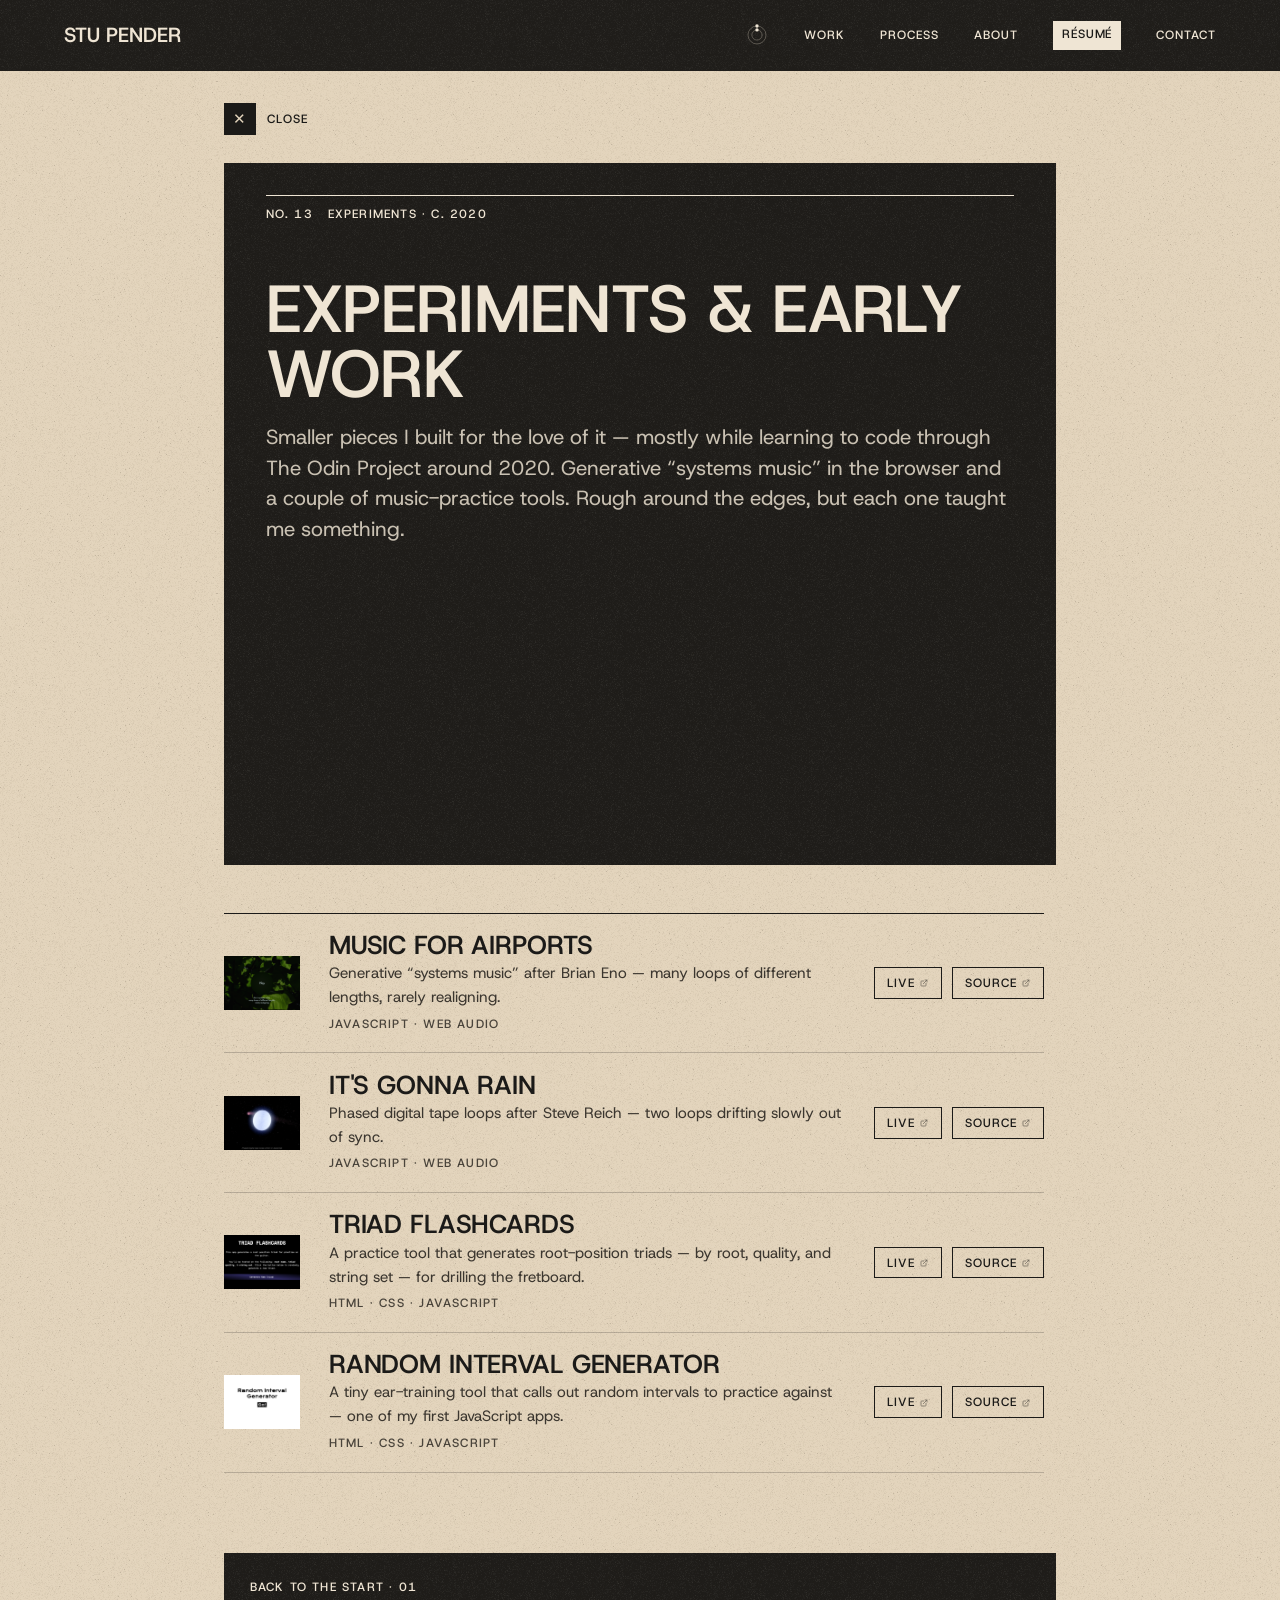
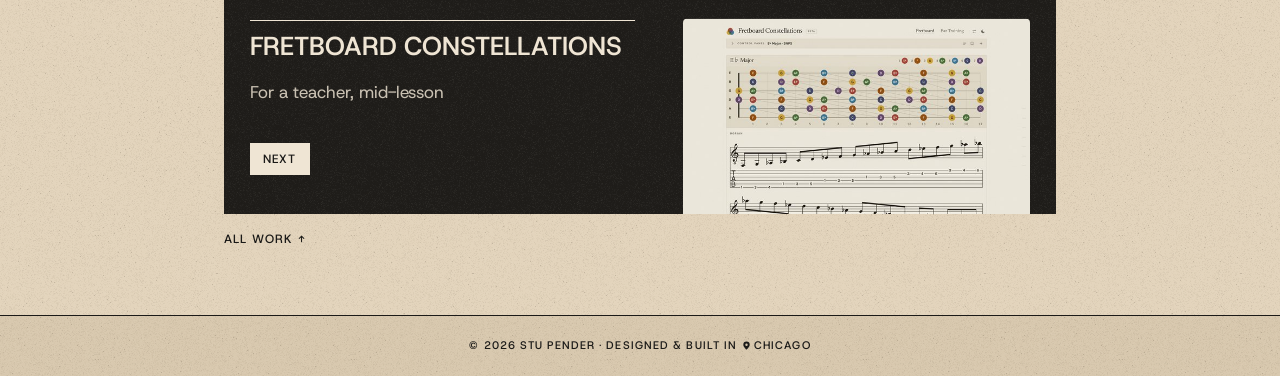
<file: archive.html>
<!DOCTYPE html>
<html lang="en" data-palette="paper">
<head>
    <meta charset="UTF-8">
    <meta name="viewport" content="width=device-width, initial-scale=1.0">
    <title>Experiments — Stu Pender</title>
    <meta name="description" content="Earlier creative-coding experiments by Stu Pender — generative systems music and small music-practice tools built while learning to code.">

    <!-- Link previews (Open Graph + Twitter/X) -->
    <meta property="og:type" content="article">
    <meta property="og:site_name" content="Stu Pender">
    <meta property="og:title" content="Experiments — Stu Pender">
    <meta property="og:description" content="Earlier creative-coding experiments by Stu Pender — generative systems music and small music-practice tools built while learning to code.">
    <meta property="og:url" content="https://stupender.github.io/archive.html">
    <meta property="og:image" content="https://stupender.github.io/images/og-card.png?v=20261019">
    <meta property="og:image:width" content="1200">
    <meta property="og:image:height" content="630">
    <meta property="og:image:alt" content="Stu Pender, product designer — “Building tools to support embodied presence,” beside a circle of lake water printed in one ink, over four black cards of his projects.">
    <meta name="twitter:card" content="summary_large_image">

    <link rel="icon" type="image/png" sizes="32x32" href="images/favicon-32.png?v=lake">
    <link rel="icon" type="image/png" sizes="192x192" href="images/favicon-192.png?v=lake">
    <link rel="apple-touch-icon" href="images/favicon-180.png?v=lake">

    <link rel="preconnect" href="https://fonts.googleapis.com">
    <link rel="preconnect" href="https://fonts.gstatic.com" crossorigin>
    <link href="https://fonts.googleapis.com/css2?family=Host+Grotesk:ital,wght@0,300..700;1,300..700&display=swap" rel="stylesheet">

    <link rel="stylesheet" href="styles.css?v=20261019">
</head>
<body>

    <header class="site-header">
        <a href="index.html" class="wordmark">Stu Pender</a>
        <div class="header-right">
            <button class="sound-toggle" aria-label="Play ambient sound" aria-pressed="false" title="Ambient sound — Music for Airports">
                <svg class="orbits" viewBox="0 0 40 40" aria-hidden="true"><circle class="ring" cx="20" cy="20" r="8.5"/><circle class="ring" cx="20" cy="20" r="15"/><g class="orb orb1"><circle class="dot" cx="20" cy="11.5" r="2.8"/></g><g class="orb orb2"><circle class="dot" cx="20" cy="5" r="2.8"/></g></svg>
            </button>
            <nav class="site-nav" id="site-nav" aria-label="Primary">
                <a href="index.html#work" data-hint="01 – 13">Work</a>
                <a href="index.html#process" data-hint="Listen · Design · Build">Process</a>
                <a href="index.html#about" data-hint="Chicago">About</a>
                <a href="resume.html" class="nav-page" data-hint="Experience">Résumé</a>
                <a href="index.html#contact" data-hint="Say hello">Contact</a>
            </nav>
            <button class="nav-toggle" aria-label="Open menu" aria-expanded="false" aria-controls="site-nav">
                <span></span><span></span><span></span>
            </button>
        </div>
    </header>

    <main id="top">
        <div class="cs-closebar no-print">
            <a class="cs-close" href="index.html#work" aria-label="Close — back to portfolio" title="Close — back to portfolio">
                <span class="cs-close-x" aria-hidden="true">&#10005;</span>
                <span>Close</span>
            </a>
        </div>

        <article class="cs" style="--field:var(--f-slate); --pair:var(--p-sand)">
            <header class="cs-head">
                <p class="eyebrow"><span class="cs-no">No. 13</span> Experiments · c. 2020</p>
                <h1 id="archive-heading" class="cs-title">Experiments &amp; early work</h1>
                <p class="cs-sub">
                    Smaller pieces I built for the love of it — mostly while learning to code
                    through The Odin Project around 2020. Generative “systems music” in the
                    browser and a couple of music-practice tools. Rough around the edges, but
                    each one taught me something.
                </p>
            </header>

            <div class="compact-list">
                <article class="compact-item" id="music-for-airports">
                    <a class="compact-thumb" href="https://stupender.github.io/musicforairports/" target="_blank" rel="noopener"><img src="images/archive/musicforairports.png" alt="Music for Airports" loading="lazy"></a>
                    <div class="compact-body">
                        <h3 class="compact-name">Music for Airports</h3>
                        <p class="compact-one">Generative “systems music” after Brian Eno — many loops of different lengths, rarely realigning.</p>
                        <p class="compact-stack">JavaScript · Web Audio</p>
                    </div>
                    <p class="project-links process-links compact-links"><a href="https://stupender.github.io/musicforairports/" target="_blank" rel="noopener">Live</a><a href="https://github.com/stupender/musicforairports" target="_blank" rel="noopener">Source</a></p>
                </article>

                <article class="compact-item">
                    <a class="compact-thumb" href="https://stupender.github.io/itsgonnarain/" target="_blank" rel="noopener"><img src="images/archive/itsgonnarain.png" alt="It's Gonna Rain" loading="lazy"></a>
                    <div class="compact-body">
                        <h3 class="compact-name">It's Gonna Rain</h3>
                        <p class="compact-one">Phased digital tape loops after Steve Reich — two loops drifting slowly out of sync.</p>
                        <p class="compact-stack">JavaScript · Web Audio</p>
                    </div>
                    <p class="project-links process-links compact-links"><a href="https://stupender.github.io/itsgonnarain/" target="_blank" rel="noopener">Live</a><a href="https://github.com/stupender/itsgonnarain" target="_blank" rel="noopener">Source</a></p>
                </article>

                <article class="compact-item">
                    <a class="compact-thumb" href="https://stupender.github.io/triad-flashcards/" target="_blank" rel="noopener"><img src="images/archive/triad-flashcards.png" alt="Triad Flashcards" loading="lazy"></a>
                    <div class="compact-body">
                        <h3 class="compact-name">Triad Flashcards</h3>
                        <p class="compact-one">A practice tool that generates root-position triads — by root, quality, and string set — for drilling the fretboard.</p>
                        <p class="compact-stack">HTML · CSS · JavaScript</p>
                    </div>
                    <p class="project-links process-links compact-links"><a href="https://stupender.github.io/triad-flashcards/" target="_blank" rel="noopener">Live</a><a href="https://github.com/stupender/triad-flashcards" target="_blank" rel="noopener">Source</a></p>
                </article>

                <article class="compact-item">
                    <a class="compact-thumb" href="https://stupender.github.io/random-interval-generator/" target="_blank" rel="noopener"><img src="images/archive/random-interval-generator.png" alt="Random Interval Generator" loading="lazy"></a>
                    <div class="compact-body">
                        <h3 class="compact-name">Random Interval Generator</h3>
                        <p class="compact-one">A tiny ear-training tool that calls out random intervals to practice against — one of my first JavaScript apps.</p>
                        <p class="compact-stack">HTML · CSS · JavaScript</p>
                    </div>
                    <p class="project-links process-links compact-links"><a href="https://stupender.github.io/random-interval-generator/" target="_blank" rel="noopener">Live</a><a href="https://github.com/stupender/random-interval-generator" target="_blank" rel="noopener">Source</a></p>
                </article>
            </div>

            <nav class="cs-next no-print" aria-label="More work">
                <a class="cs-next-link on-dark" href="fretboard-constellations.html" style="--field:var(--f-cobalt)">
                    <span class="cs-next-label">Back to the start · 01</span>
                    <span class="cs-next-name">Fretboard Constellations</span>
                    <span class="cs-next-for">For a teacher, mid-lesson</span>
                    <span class="cs-next-go blk">Next</span>
                    <span class="cs-next-img"><img src="images/thumbs/fretboard.jpg" alt="" width="640" height="436" loading="lazy"></span>
                </a>
                <a class="cs-next-all" href="index.html#work">All work <span aria-hidden="true">↑</span></a>
            </nav>
        </article>

    </main>

    <footer class="site-footer">
        <p>© <span id="year"></span> Stu Pender · Designed &amp; built in <span class="pin" aria-hidden="true"></span>Chicago</p>
    </footer>

    <script src="script.js?v=20261019"></script>
</body>
</html>
</file>
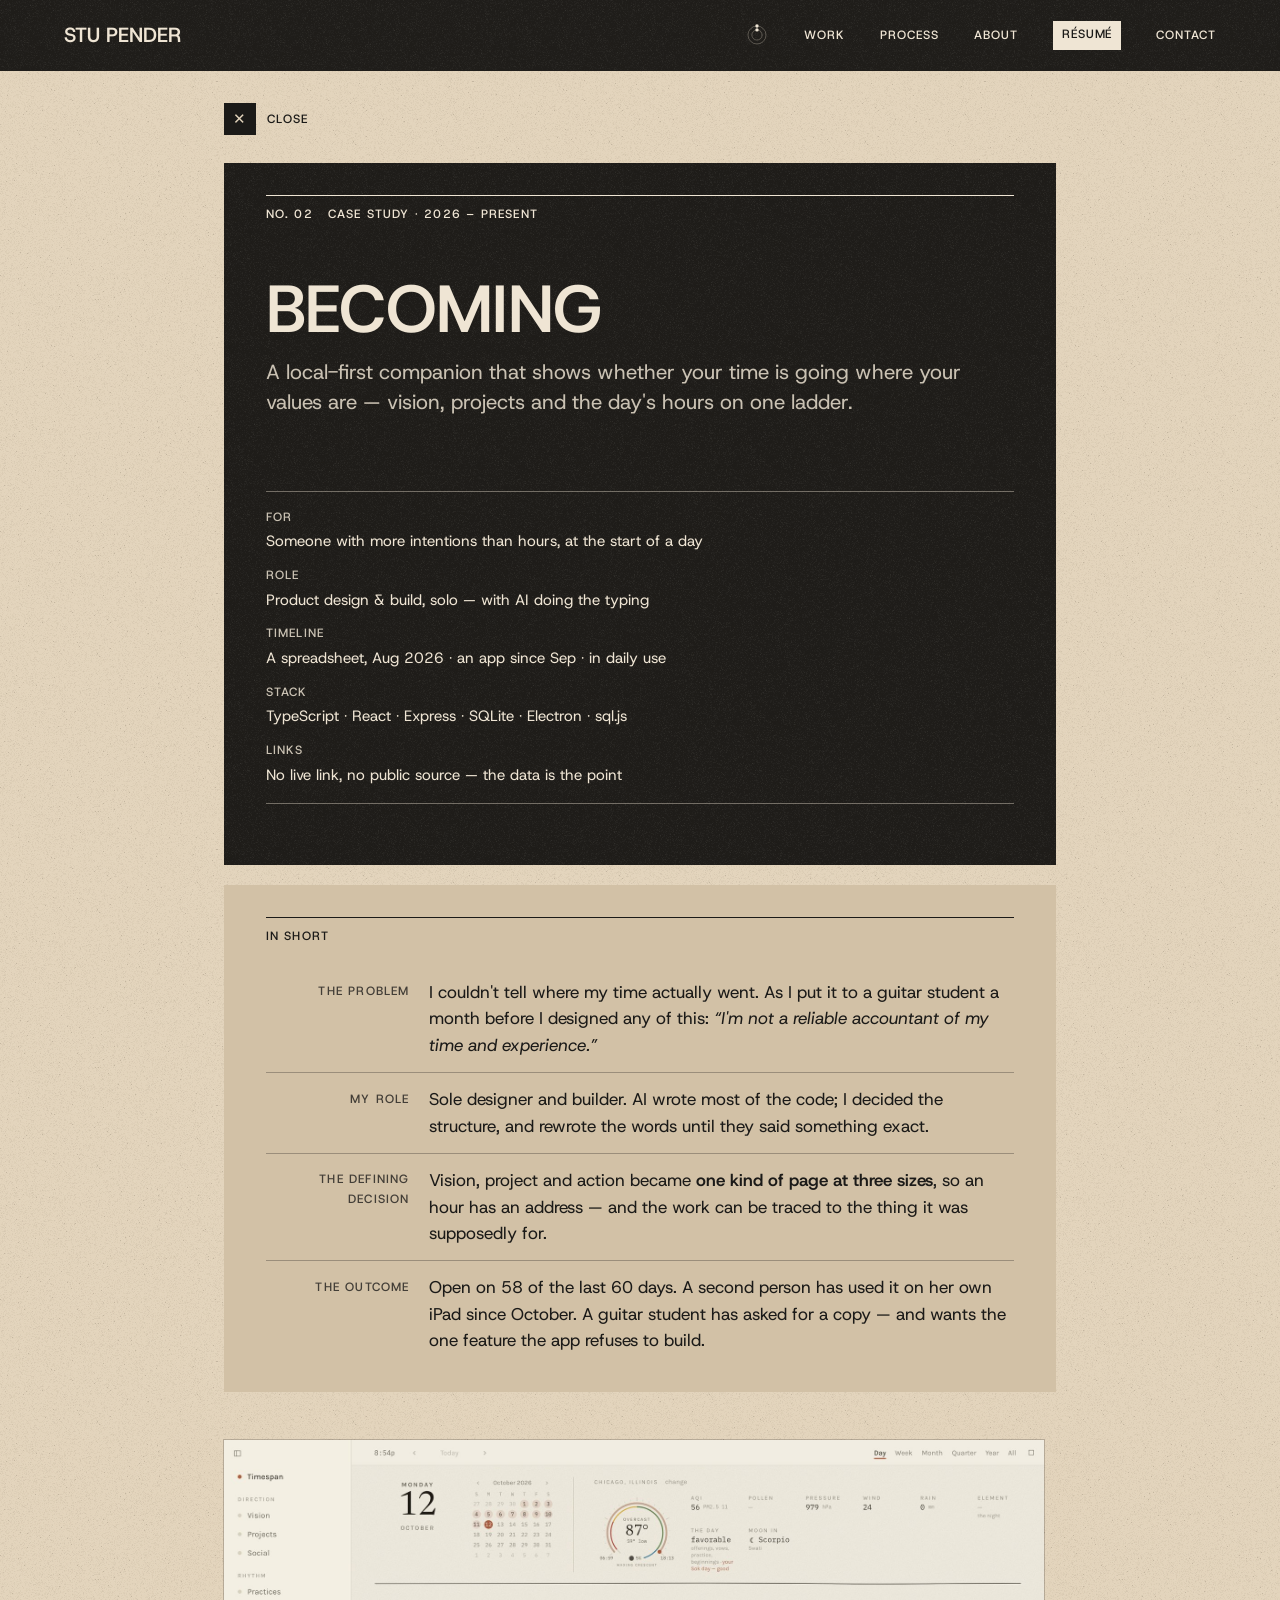
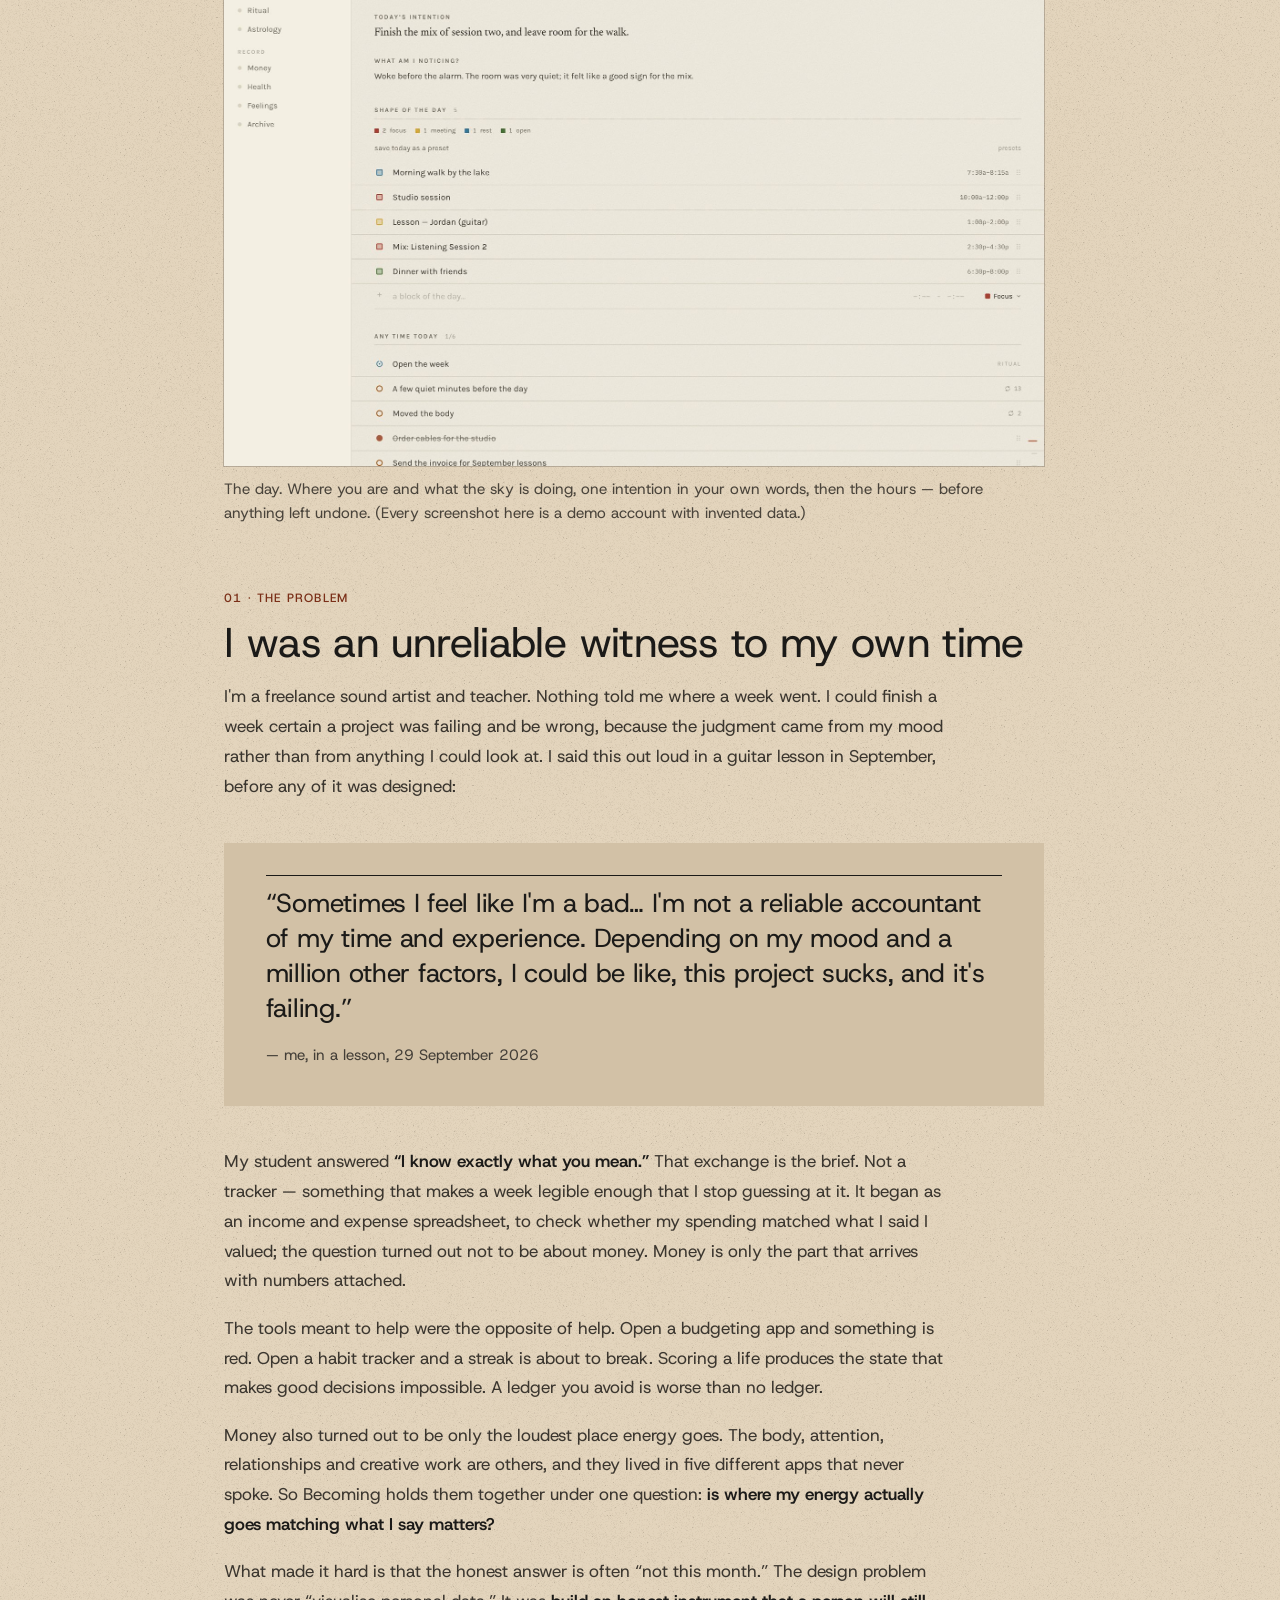
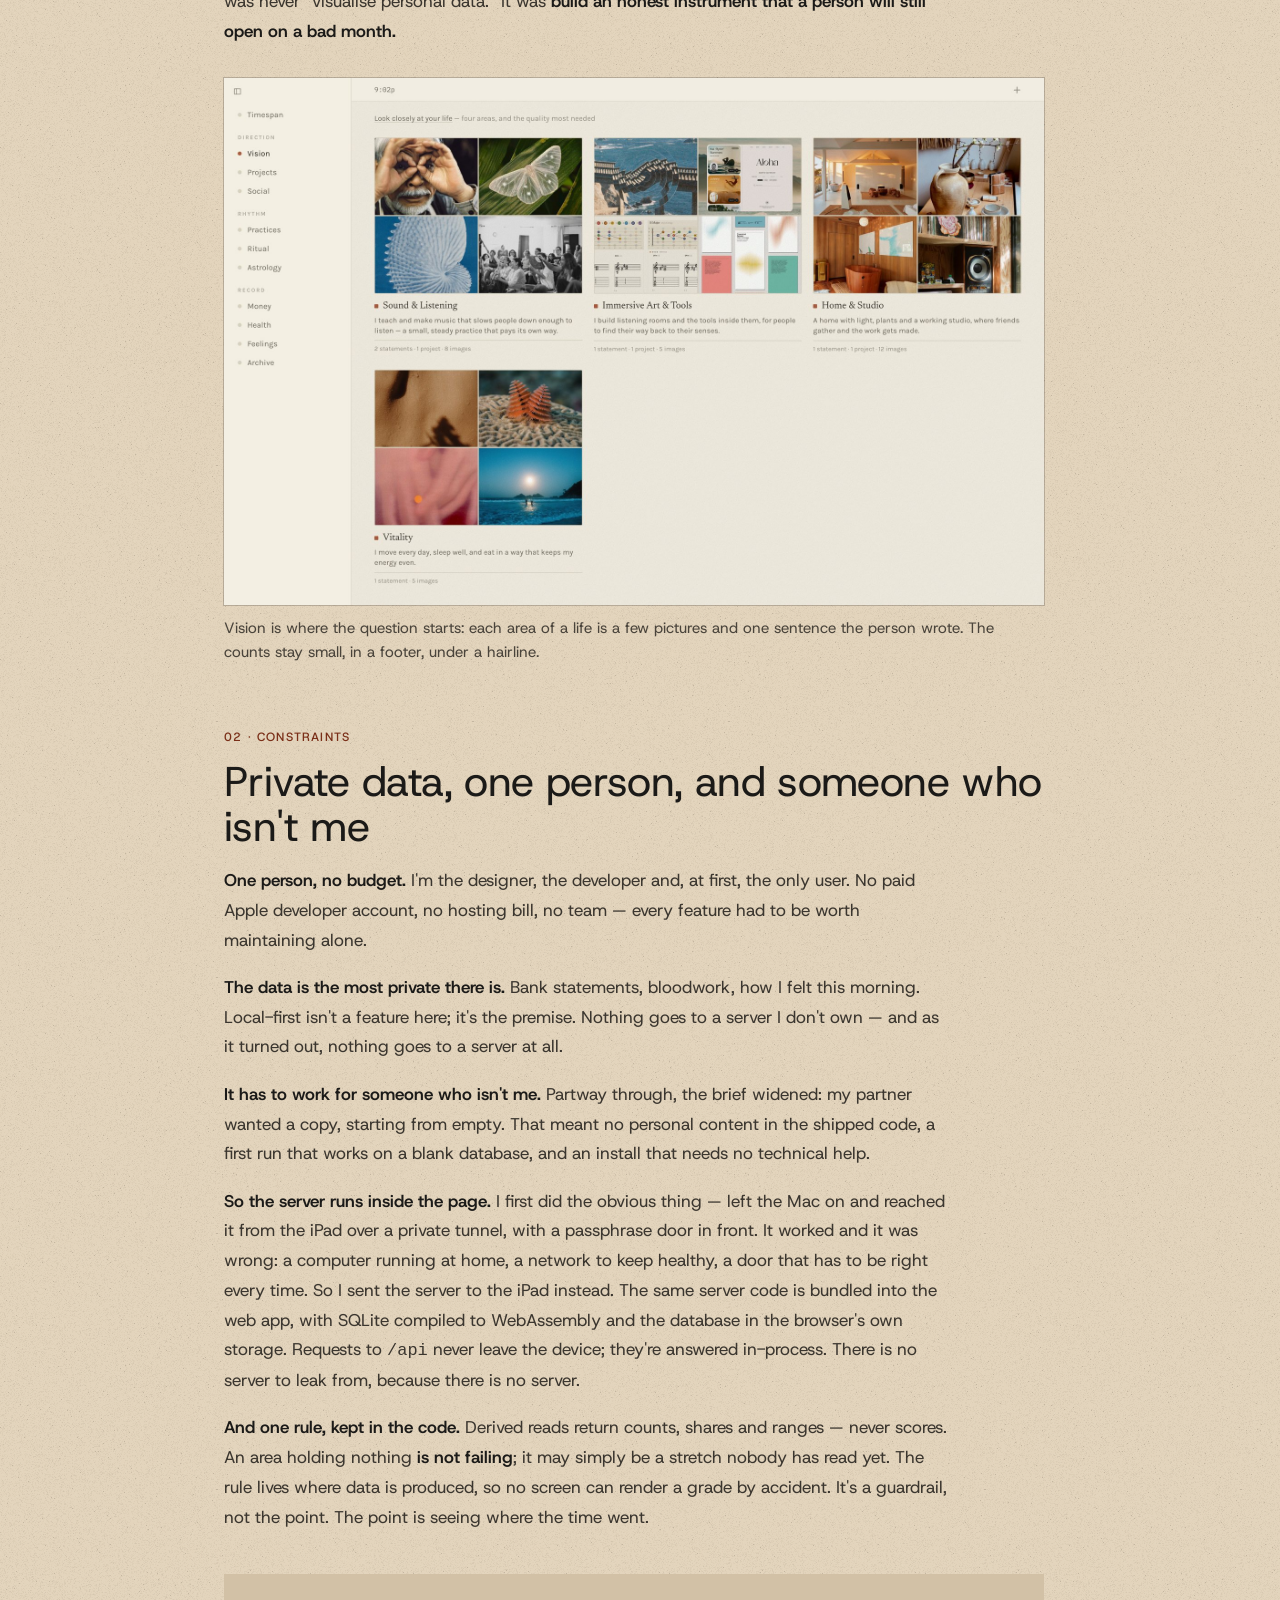
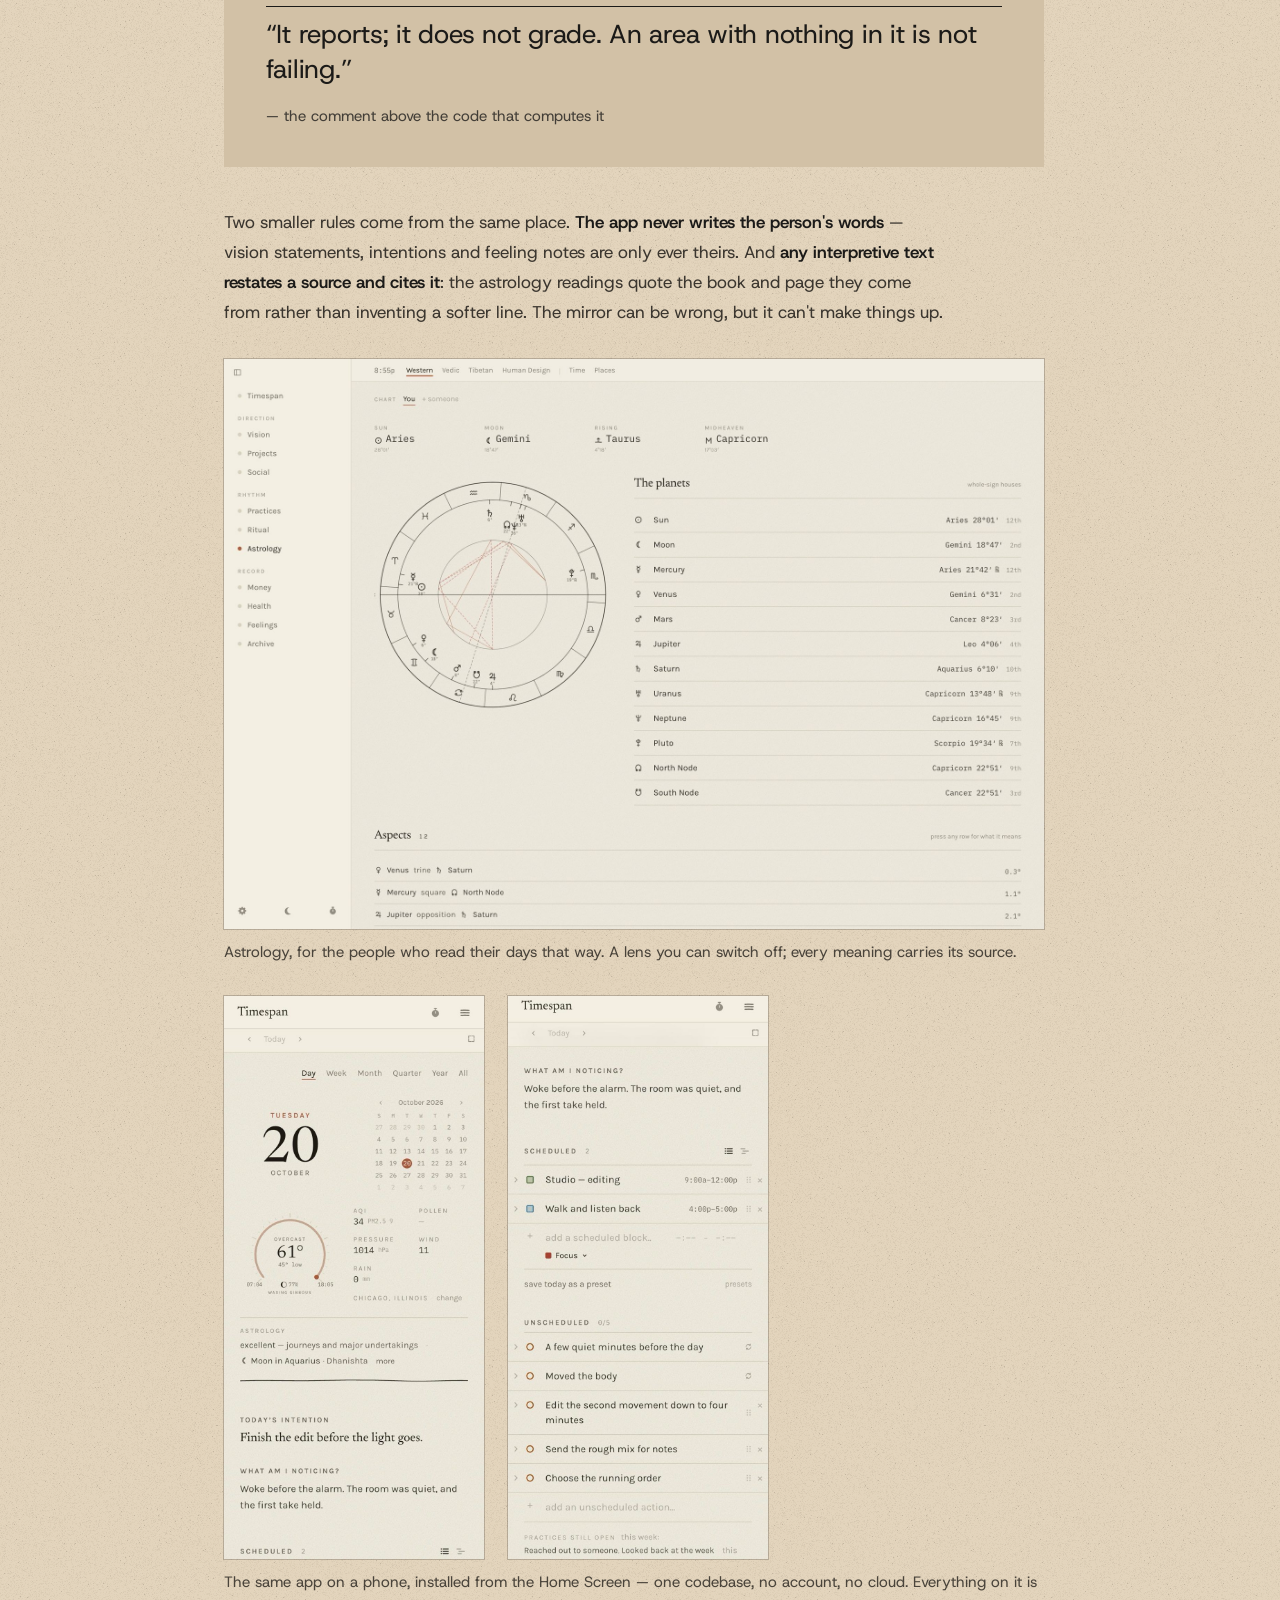
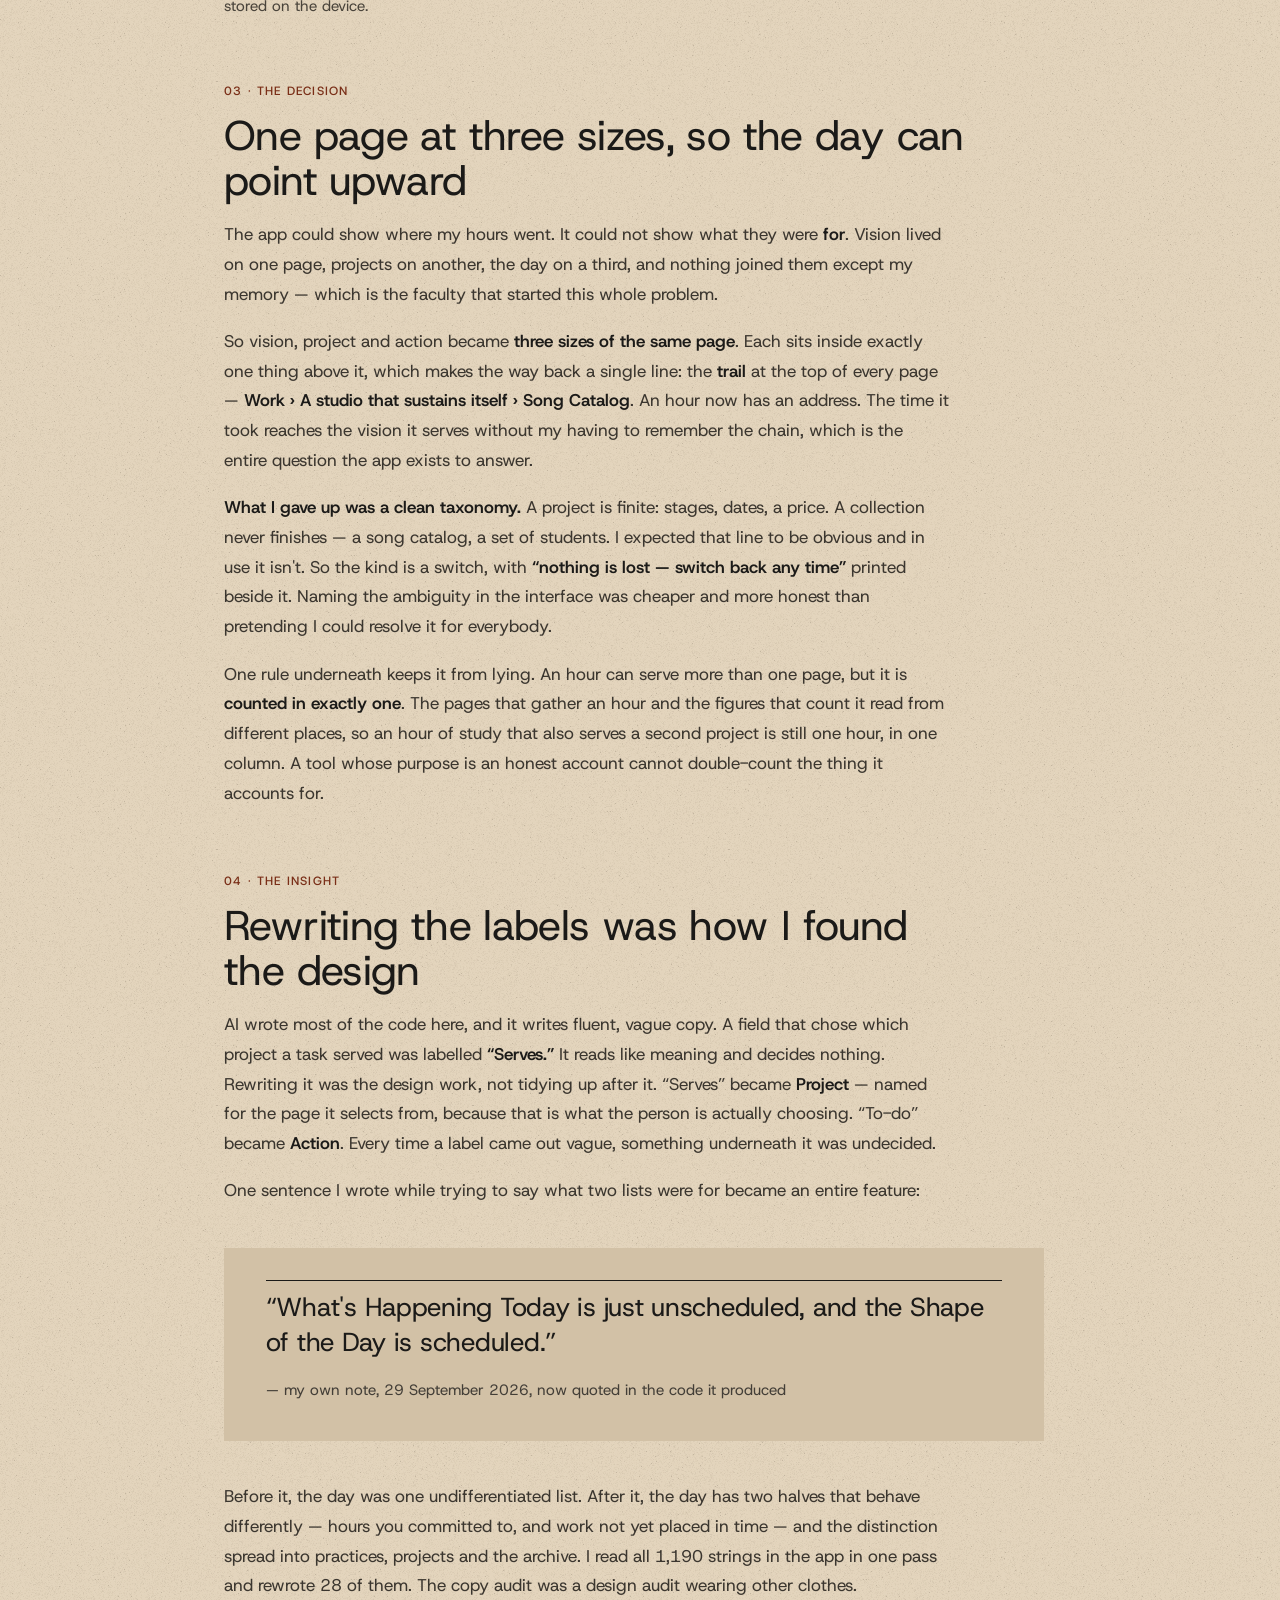
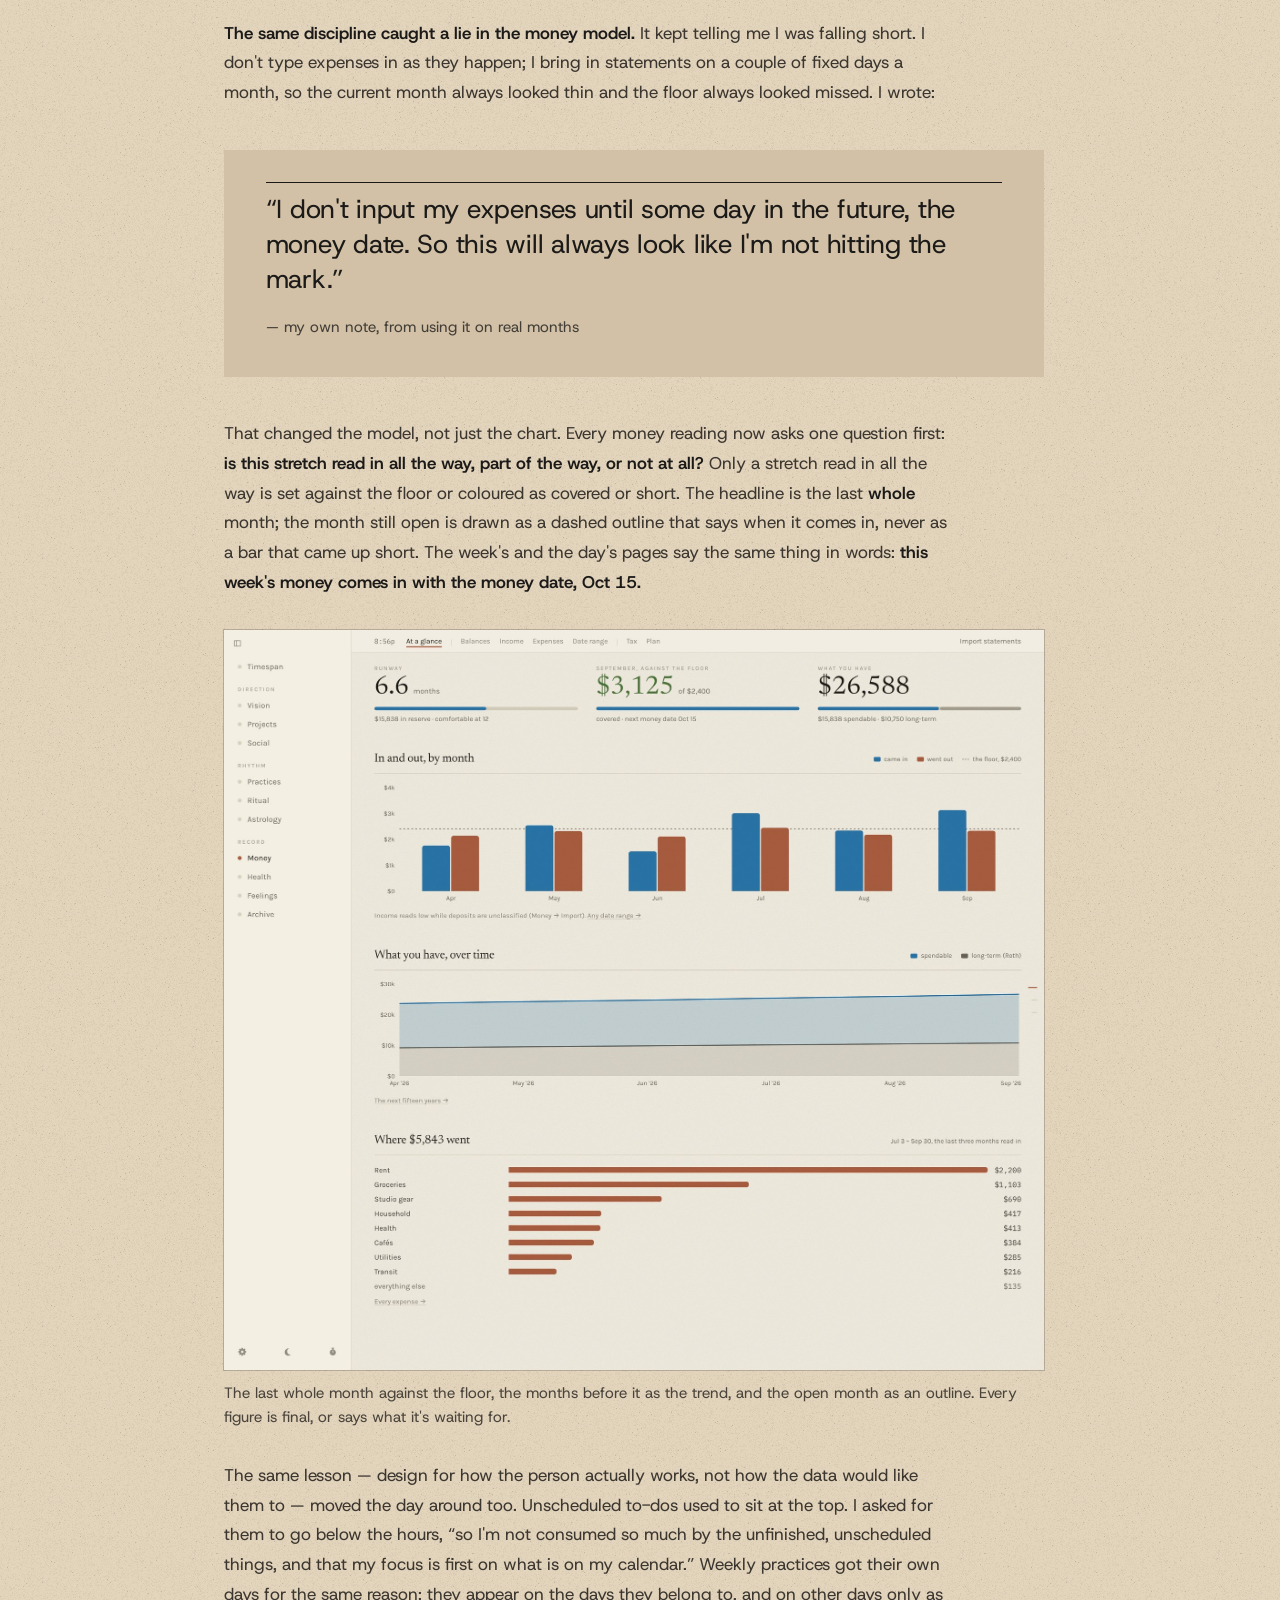
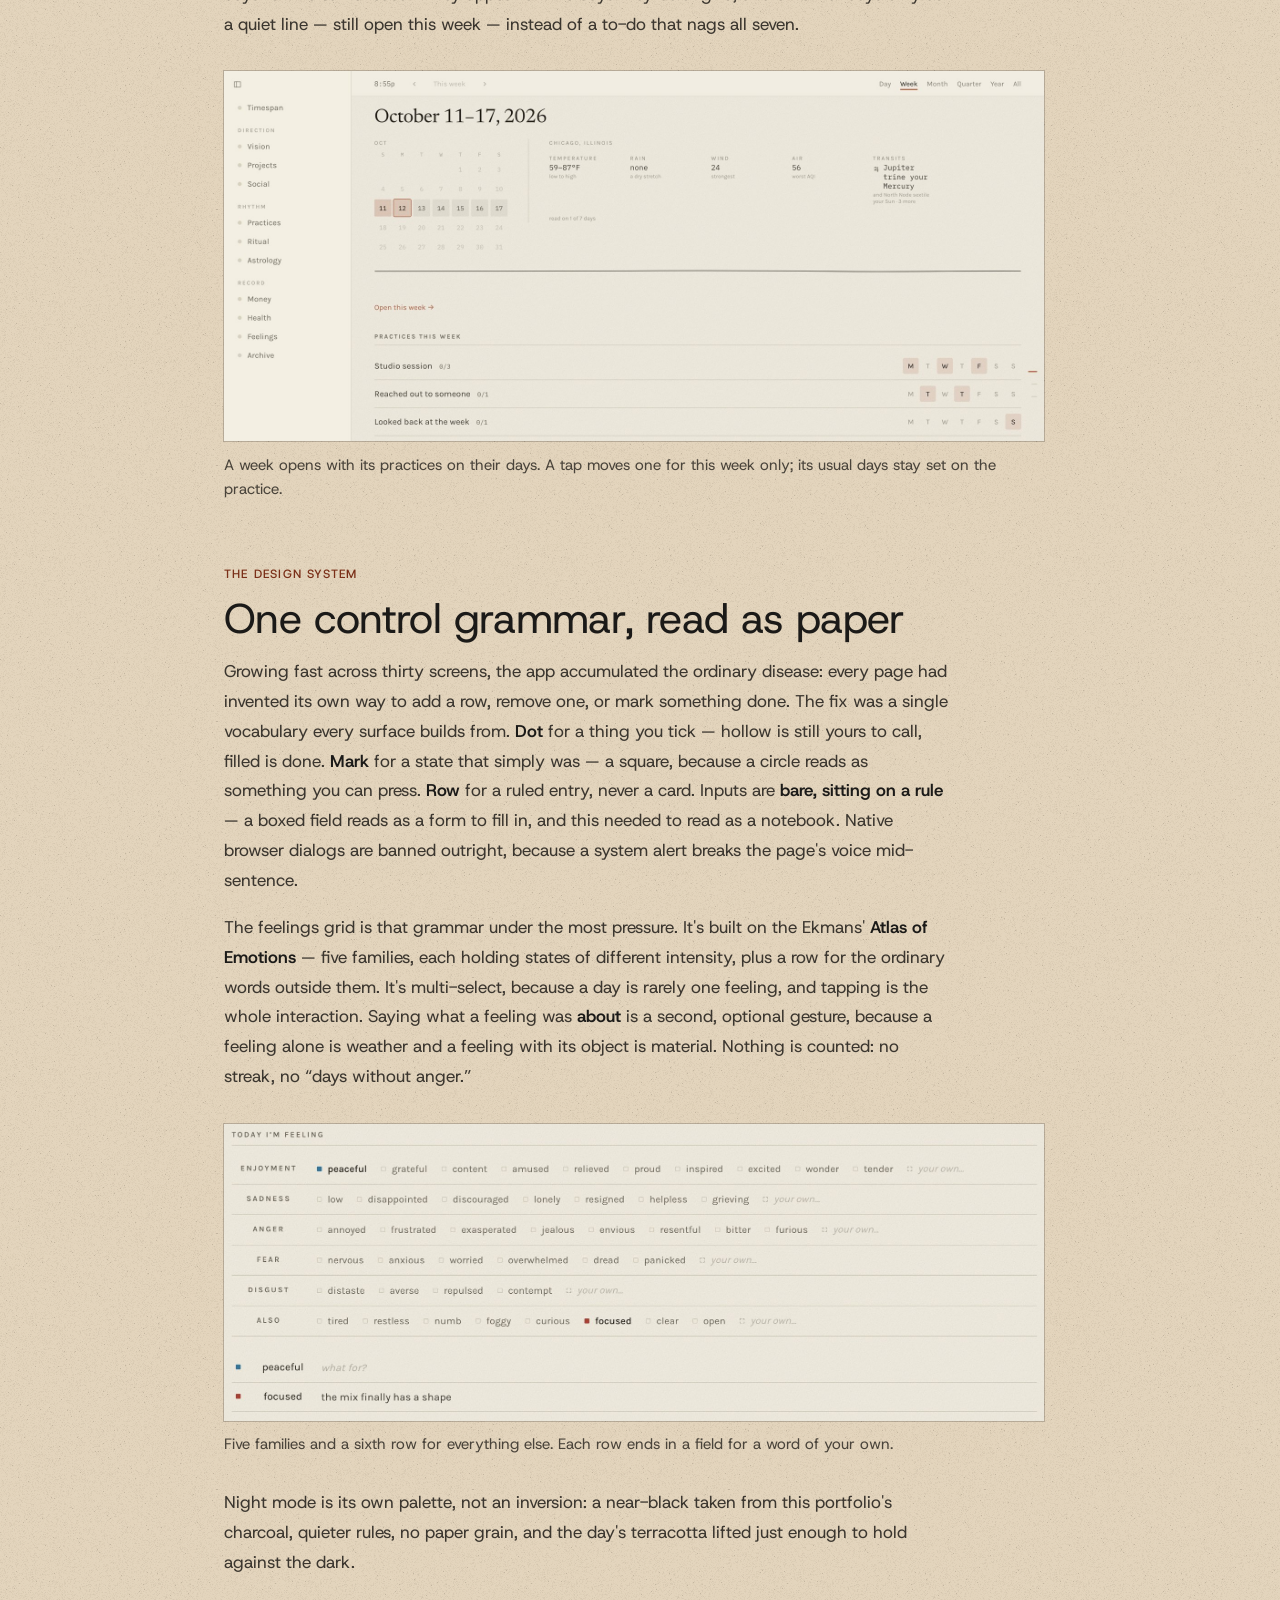
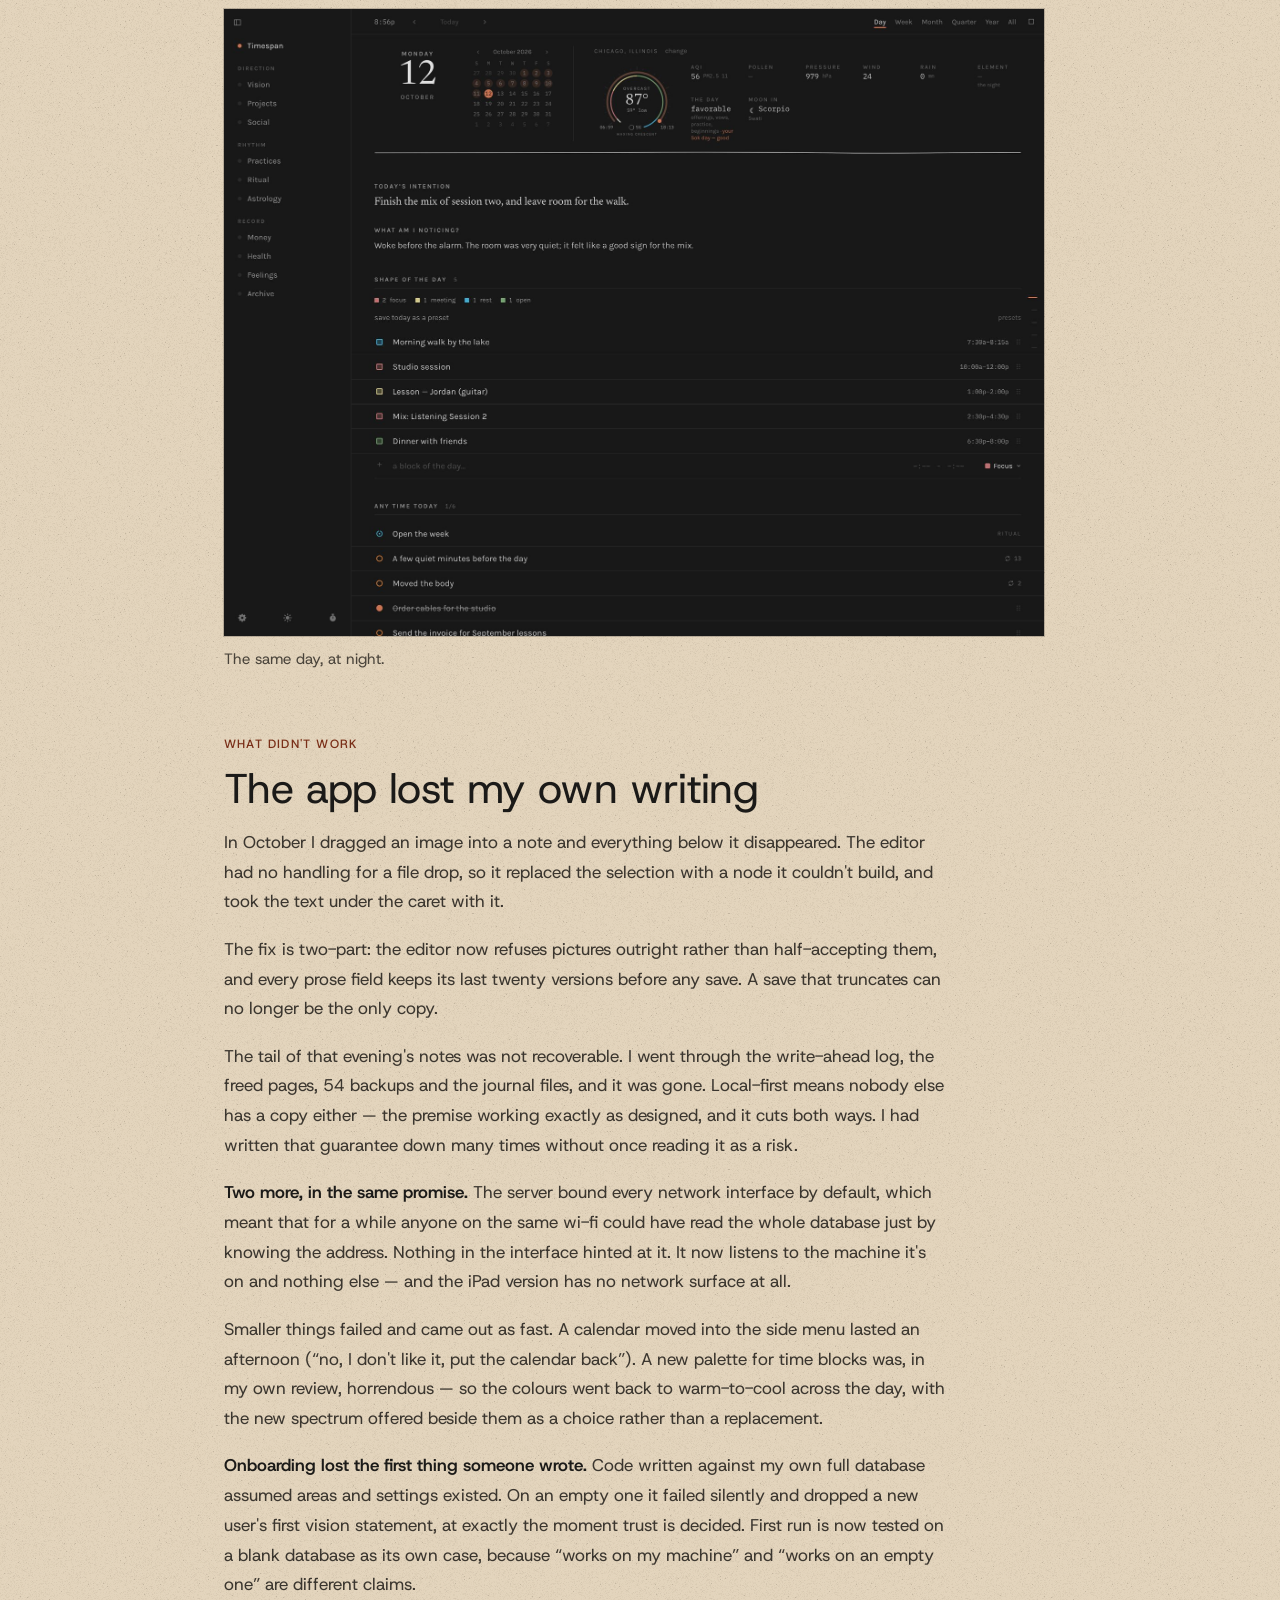
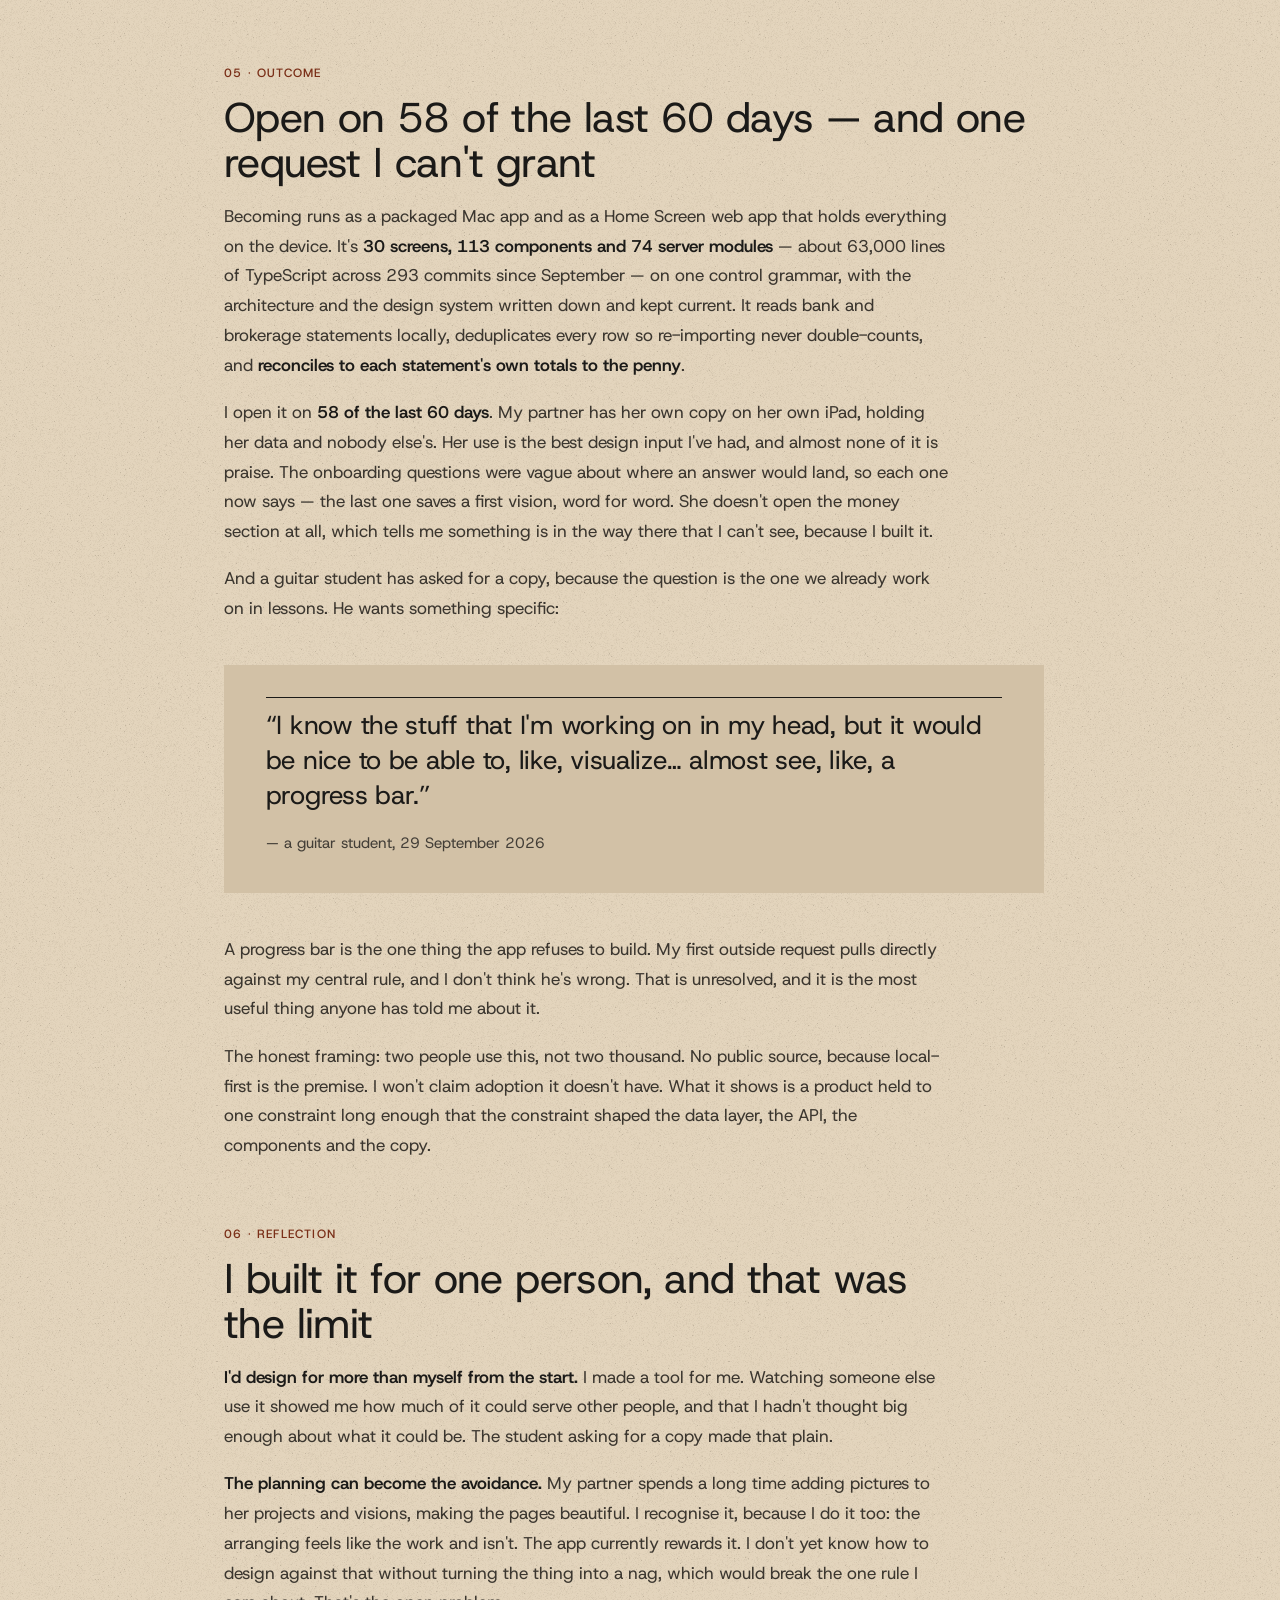
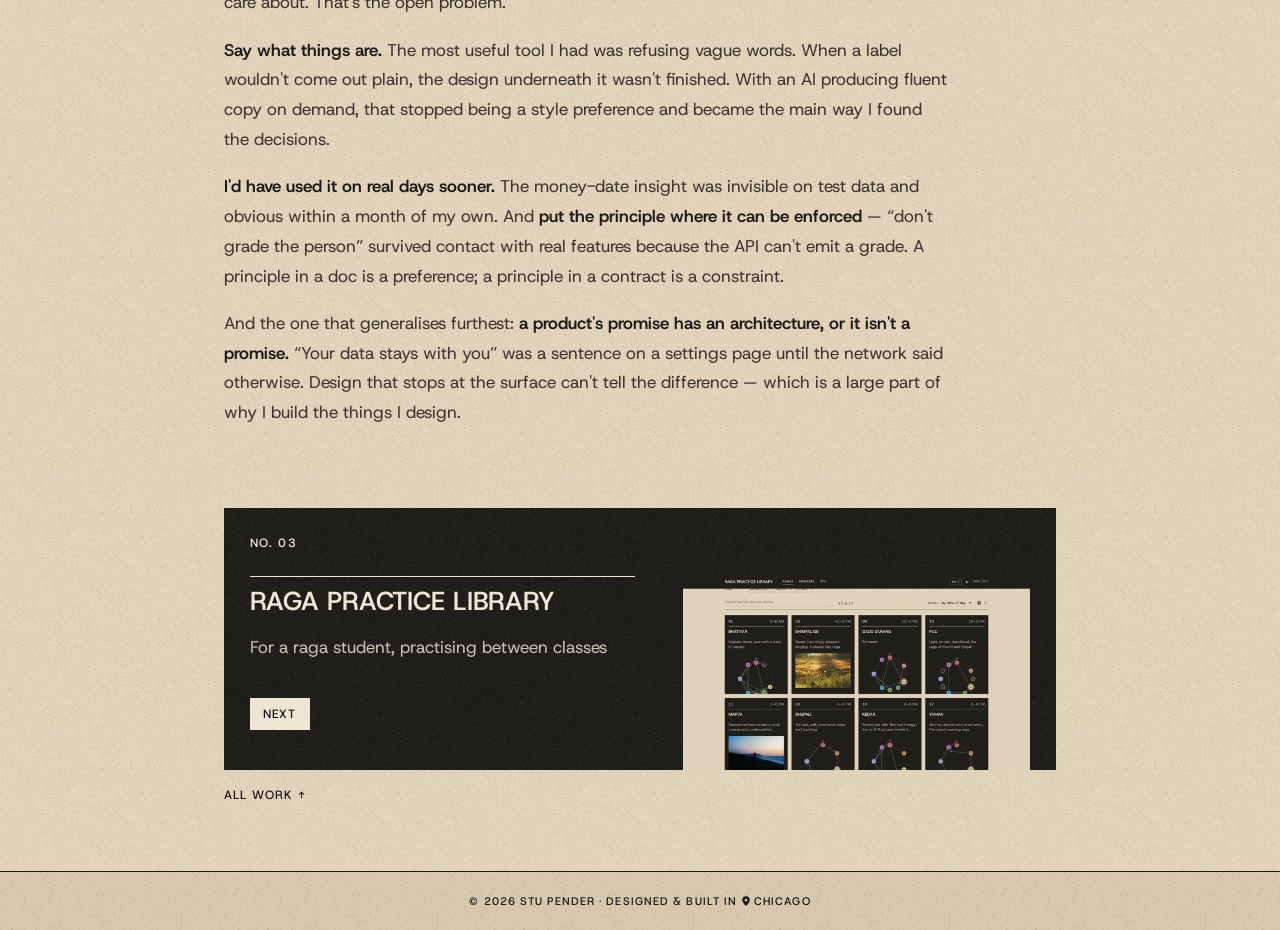
<file: becoming.html>
<!DOCTYPE html>
<html lang="en" data-palette="paper">
<head>
    <meta charset="UTF-8">
    <meta name="viewport" content="width=device-width, initial-scale=1.0">
    <title>Case study — Becoming</title>
    <meta name="description" content="Case study: Becoming — a local-first companion that puts vision, projects and the day&#39;s hours on one ladder, so you can see whether your time went where your values are. On a Mac and as a Home Screen app, with the data never leaving the device. Product design and build by Stu Pender.">

    <!-- Link previews (Open Graph + Twitter/X) -->
    <meta property="og:type" content="article">
    <meta property="og:site_name" content="Stu Pender">
    <meta property="og:title" content="Case study — Becoming">
    <meta property="og:description" content="Case study: Becoming — a local-first companion that puts vision, projects and the day&#39;s hours on one ladder, so you can see whether your time went where your values are. On a Mac and as a Home Screen app, with the data never leaving the device. Product design and build by Stu Pender.">
    <meta property="og:url" content="https://stupender.github.io/becoming.html">
    <meta property="og:image" content="https://stupender.github.io/images/og-card.png?v=20261019">
    <meta property="og:image:width" content="1200">
    <meta property="og:image:height" content="630">
    <meta property="og:image:alt" content="Stu Pender, product designer — “Building tools to support embodied presence,” beside a circle of lake water printed in one ink, over four black cards of his projects.">
    <meta name="twitter:card" content="summary_large_image">

    <link rel="icon" type="image/png" sizes="32x32" href="images/favicon-32.png?v=lake">
    <link rel="icon" type="image/png" sizes="192x192" href="images/favicon-192.png?v=lake">
    <link rel="apple-touch-icon" href="images/favicon-180.png?v=lake">

    <link rel="preconnect" href="https://fonts.googleapis.com">
    <link rel="preconnect" href="https://fonts.gstatic.com" crossorigin>
    <link href="https://fonts.googleapis.com/css2?family=Host+Grotesk:ital,wght@0,300..700;1,300..700&display=swap" rel="stylesheet">

    <link rel="stylesheet" href="styles.css?v=20261019">
</head>
<body>

    <header class="site-header">
        <a href="index.html" class="wordmark">Stu Pender</a>
        <div class="header-right">
            <button class="sound-toggle" aria-label="Play ambient sound" aria-pressed="false" title="Ambient sound — Music for Airports">
                <svg class="orbits" viewBox="0 0 40 40" aria-hidden="true"><circle class="ring" cx="20" cy="20" r="8.5"/><circle class="ring" cx="20" cy="20" r="15"/><g class="orb orb1"><circle class="dot" cx="20" cy="11.5" r="2.8"/></g><g class="orb orb2"><circle class="dot" cx="20" cy="5" r="2.8"/></g></svg>
            </button>
            <nav class="site-nav" id="site-nav" aria-label="Primary">
                <a href="index.html#work" data-hint="01 – 13">Work</a>
                <a href="index.html#process" data-hint="Listen · Design · Build">Process</a>
                <a href="index.html#about" data-hint="Chicago">About</a>
                <a href="resume.html" class="nav-page" data-hint="Experience">Résumé</a>
                <a href="index.html#contact" data-hint="Say hello">Contact</a>
            </nav>
            <button class="nav-toggle" aria-label="Open menu" aria-expanded="false" aria-controls="site-nav">
                <span></span><span></span><span></span>
            </button>
        </div>
    </header>

    <main id="top">
        <div class="cs-closebar no-print">
            <a class="cs-close" href="index.html#work" aria-label="Close — back to portfolio" title="Close — back to portfolio">
                <span class="cs-close-x" aria-hidden="true">&#10005;</span>
                <span>Close</span>
            </a>
        </div>
        <article class="cs" style="--field:var(--f-sky); --pair:var(--p-sand)">

            <!-- ============ HERO ============ -->
            <header class="cs-head">
                <p class="eyebrow"><span class="cs-no">No. 02</span> Case study · 2026 – present</p>
                <h1 class="cs-title">Becoming</h1>
                <p class="cs-sub">
                    A local-first companion that shows whether your time is going where your
                    values are — vision, projects and the day's hours on one ladder.
                </p>
                <dl class="cs-meta">
                    <div class="cs-meta-for"><dt>For</dt><dd>Someone with more intentions than hours, at the start of a day</dd></div>
                    <div><dt>Role</dt><dd>Product design &amp; build, solo — with AI doing the typing</dd></div>
                    <div><dt>Timeline</dt><dd>A spreadsheet, Aug 2026 · an app since Sep · in daily use</dd></div>
                    <div><dt>Stack</dt><dd>TypeScript · React · Express · SQLite · Electron · sql.js</dd></div>
                    <div><dt>Links</dt><dd>No live link, no public source — the data is the point</dd></div>
                </dl>
            </header>

            <!-- ============ TL;DR ============ -->
            <div class="cs-tldr">
                <p class="eyebrow">In short</p>
                <dl>
                    <div>
                        <dt>The problem</dt>
                        <dd>I couldn't tell where my time actually went. As I put it to a guitar student a month before I designed any of this: <em>“I'm not a reliable accountant of my time and experience.”</em></dd>
                    </div>
                    <div>
                        <dt>My role</dt>
                        <dd>Sole designer and builder. AI wrote most of the code; I decided the structure, and rewrote the words until they said something exact.</dd>
                    </div>
                    <div>
                        <dt>The defining decision</dt>
                        <dd>Vision, project and action became <strong>one kind of page at three sizes</strong>, so an hour has an address — and the work can be traced to the thing it was supposedly for.</dd>
                    </div>
                    <div>
                        <dt>The outcome</dt>
                        <dd>Open on 58 of the last 60 days. A second person has used it on her own iPad since October. A guitar student has asked for a copy — and wants the one feature the app refuses to build.</dd>
                    </div>
                </dl>
            </div>

            <figure class="cs-figure cs-figure--lead">
                <img src="images/case-study/becoming-today.jpg" alt="Becoming's day view: the date and a month calendar, the location over the weather and a sunrise-to-sunset dial, the day's astrology beside it, then the day's intention, a line of noticing, and the shape of the day as five time blocks">
                <figcaption class="cs-cap">The day. Where you are and what the sky is doing, one intention in your own words, then the hours — before anything left undone. (Every screenshot here is a demo account with invented data.)</figcaption>
            </figure>

            <!-- ============ 1 · PROBLEM ============ -->
            <section class="cs-section">
                <p class="eyebrow">01 · The problem</p>
                <h2 class="cs-h2">I was an unreliable witness to my own time</h2>
                <p class="cs-p">
                    I'm a freelance sound artist and teacher. Nothing told me where a week went. I
                    could finish a week certain a project was failing and be wrong, because the
                    judgment came from my mood rather than from anything I could look at. I said this
                    out loud in a guitar lesson in September, before any of it was designed:
                </p>
                <blockquote class="cs-quote">
                    <p>“Sometimes I feel like I'm a bad… I'm not a reliable accountant of my time and experience. Depending on my mood and a million other factors, I could be like, this project sucks, and it's failing.”</p>
                    <cite>— me, in a lesson, 29 September 2026</cite>
                </blockquote>
                <p class="cs-p">
                    My student answered <em>“I know exactly what you mean.”</em> That exchange is the
                    brief. Not a tracker — something that makes a week legible enough that I stop
                    guessing at it. It began as an income and expense spreadsheet, to check whether my
                    spending matched what I said I valued; the question turned out not to be about
                    money. Money is only the part that arrives with numbers attached.
                </p>
                <p class="cs-p">
                    The tools meant to help were the opposite of help. Open a budgeting app and
                    something is red. Open a habit tracker and a streak is about to break. Scoring a
                    life produces the state that makes good decisions impossible. A ledger you avoid
                    is worse than no ledger.
                </p>
                <p class="cs-p">
                    Money also turned out to be only the loudest place energy goes. The body,
                    attention, relationships and creative work are others, and they lived in five
                    different apps that never spoke. So Becoming holds them together under one
                    question: <em>is where my energy actually goes matching what I say matters?</em>
                </p>
                <p class="cs-p">
                    What made it hard is that the honest answer is often “not this month.” The design
                    problem was never “visualise personal data.” It was <strong>build an honest
                    instrument that a person will still open on a bad month.</strong>
                </p>
                <figure class="cs-figure">
                    <img src="images/case-study/becoming-vision.jpg" alt="The Vision gallery: four areas — Sound &amp; Listening, Immersive Art &amp; Tools, Home &amp; Studio, Vitality — each a grid of four pictures over one sentence">
                    <figcaption class="cs-cap">Vision is where the question starts: each area of a life is a few pictures and one sentence the person wrote. The counts stay small, in a footer, under a hairline.</figcaption>
                </figure>
            </section>

            <!-- ============ 2 · CONSTRAINTS ============ -->
            <section class="cs-section">
                <p class="eyebrow">02 · Constraints</p>
                <h2 class="cs-h2">Private data, one person, and someone who isn't me</h2>
                <p class="cs-p">
                    <strong>One person, no budget.</strong> I'm the designer, the developer and, at
                    first, the only user. No paid Apple developer account, no hosting bill, no
                    team — every feature had to be worth maintaining alone.
                </p>
                <p class="cs-p">
                    <strong>The data is the most private there is.</strong> Bank statements,
                    bloodwork, how I felt this morning. Local-first isn't a feature here; it's the
                    premise. Nothing goes to a server I don't own — and as it turned out, nothing goes
                    to a server at all.
                </p>
                <p class="cs-p">
                    <strong>It has to work for someone who isn't me.</strong> Partway through, the
                    brief widened: my partner wanted a copy, starting from empty. That meant no
                    personal content in the shipped code, a first run that works on a blank database,
                    and an install that needs no technical help.
                </p>
                <p class="cs-p">
                    <strong>So the server runs inside the page.</strong> I first did the obvious
                    thing — left the Mac on and reached it from the iPad over a private tunnel, with
                    a passphrase door in front. It worked and it was wrong: a computer running at
                    home, a network to keep healthy, a door that has to be right every time. So I
                    sent the server to the iPad instead. The same server code is bundled into the web
                    app, with SQLite compiled to WebAssembly and the database in the browser's own
                    storage. Requests to <code>/api</code> never leave the device; they're answered
                    in-process. There is no server to leak from, because there is no server.
                </p>
                <p class="cs-p">
                    <strong>And one rule, kept in the code.</strong> Derived reads return counts,
                    shares and ranges — never scores. An area holding nothing <em>is not failing</em>;
                    it may simply be a stretch nobody has read yet. The rule lives where data is
                    produced, so no screen can render a grade by accident. It's a guardrail, not the
                    point. The point is seeing where the time went.
                </p>
                <blockquote class="cs-quote">
                    <p>“It reports; it does not grade. An area with nothing in it is not failing.”</p>
                    <cite>— the comment above the code that computes it</cite>
                </blockquote>
                <p class="cs-p">
                    Two smaller rules come from the same place. <strong>The app never writes the
                    person's words</strong> — vision statements, intentions and feeling notes are only
                    ever theirs. And <strong>any interpretive text restates a source and cites
                    it</strong>: the astrology readings quote the book and page they come from rather
                    than inventing a softer line. The mirror can be wrong, but it can't make things up.
                </p>
                <figure class="cs-figure">
                    <img src="images/case-study/becoming-astrology.jpg" alt="The Astrology page: a birth chart wheel with the planets in their signs and houses, and a list of placements beside it">
                    <figcaption class="cs-cap">Astrology, for the people who read their days that way. A lens you can switch off; every meaning carries its source.</figcaption>
                </figure>
                <figure class="cs-figure cs-figure--pair">
                    <div class="cs-pair">
                        <img src="images/case-study/becoming-phone-head.jpg" alt="Becoming on a phone: one row holding Today and the focus mark, the zooms on the row beneath, then the date, a month calendar, and the weather dial with its readings two across beside it">
                        <img src="images/case-study/becoming-phone-day.jpg" alt="Becoming on a phone, scrolled: a line of noticing, then Scheduled with two hours and Unscheduled with five actions beneath it">
                    </div>
                    <figcaption class="cs-cap">The same app on a phone, installed from the Home Screen — one codebase, no account, no cloud. Everything on it is stored on the device.</figcaption>
                </figure>
            </section>

            <!-- ============ 3 · THE DECISION ============ -->
            <section class="cs-section">
                <p class="eyebrow">03 · The decision</p>
                <h2 class="cs-h2">One page at three sizes, so the day can point upward</h2>
                <p class="cs-p">
                    The app could show where my hours went. It could not show what they were
                    <em>for</em>. Vision lived on one page, projects on another, the day on a third,
                    and nothing joined them except my memory — which is the faculty that started
                    this whole problem.
                </p>
                <p class="cs-p">
                    So vision, project and action became <strong>three sizes of the same page</strong>.
                    Each sits inside exactly one thing above it, which makes the way back a single
                    line: the <em>trail</em> at the top of every page —
                    <em>Work › A studio that sustains itself › Song Catalog</em>. An hour now has an
                    address. The time it took reaches the vision it serves without my having to
                    remember the chain, which is the entire question the app exists to answer.
                </p>
                <p class="cs-p">
                    <strong>What I gave up was a clean taxonomy.</strong> A project is finite: stages,
                    dates, a price. A collection never finishes — a song catalog, a set of students.
                    I expected that line to be obvious and in use it isn't. So the kind is a switch,
                    with <em>“nothing is lost — switch back any time”</em> printed beside it. Naming
                    the ambiguity in the interface was cheaper and more honest than pretending I
                    could resolve it for everybody.
                </p>
                <p class="cs-p">
                    One rule underneath keeps it from lying. An hour can serve more than one page,
                    but it is <strong>counted in exactly one</strong>. The pages that gather an hour
                    and the figures that count it read from different places, so an hour of study
                    that also serves a second project is still one hour, in one column. A tool whose
                    purpose is an honest account cannot double-count the thing it accounts for.
                </p>
            </section>

            <!-- ============ 4 · THE INSIGHT ============ -->
            <section class="cs-section">
                <p class="eyebrow">04 · The insight</p>
                <h2 class="cs-h2">Rewriting the labels was how I found the design</h2>
                <p class="cs-p">
                    AI wrote most of the code here, and it writes fluent, vague copy. A field that
                    chose which project a task served was labelled <strong>“Serves.”</strong> It
                    reads like meaning and decides nothing. Rewriting it was the design work, not
                    tidying up after it. “Serves” became <strong>Project</strong> — named for the
                    page it selects from, because that is what the person is actually choosing.
                    “To-do” became <strong>Action</strong>. Every time a label came out vague,
                    something underneath it was undecided.
                </p>
                <p class="cs-p">
                    One sentence I wrote while trying to say what two lists were for became an
                    entire feature:
                </p>
                <blockquote class="cs-quote">
                    <p>“What's Happening Today is just unscheduled, and the Shape of the Day is scheduled.”</p>
                    <cite>— my own note, 29 September 2026, now quoted in the code it produced</cite>
                </blockquote>
                <p class="cs-p">
                    Before it, the day was one undifferentiated list. After it, the day has two
                    halves that behave differently — hours you committed to, and work not yet placed
                    in time — and the distinction spread into practices, projects and the archive. I
                    read all 1,190 strings in the app in one pass and rewrote 28 of them. The copy
                    audit was a design audit wearing other clothes.
                </p>
                <p class="cs-p">
                    <strong>The same discipline caught a lie in the money model.</strong> It kept
                    telling me I was falling short. I don't type expenses in as they happen; I bring
                    in statements on a couple of fixed days a month, so the current month always
                    looked thin and the floor always looked missed. I wrote:
                </p>
                <blockquote class="cs-quote">
                    <p>“I don't input my expenses until some day in the future, the money date. So this will always look like I'm not hitting the mark.”</p>
                    <cite>— my own note, from using it on real months</cite>
                </blockquote>
                <p class="cs-p">
                    That changed the model, not just the chart. Every money reading now asks one
                    question first: <strong>is this stretch read in all the way, part of the way, or
                    not at all?</strong> Only a stretch read in all the way is set against the floor
                    or coloured as covered or short. The headline is the last <em>whole</em> month;
                    the month still open is drawn as a dashed outline that says when it comes in,
                    never as a bar that came up short. The week's and the day's pages say the same
                    thing in words: <em>this week's money comes in with the money date, Oct 15.</em>
                </p>
                <figure class="cs-figure">
                    <img src="images/case-study/becoming-money.jpg" alt="The Money page: September against the floor, $3,125 in of $2,400, covered; a bar chart of months in and out with the open month drawn as a dashed outline; runway and balances with the dates they're from">
                    <figcaption class="cs-cap">The last whole month against the floor, the months before it as the trend, and the open month as an outline. Every figure is final, or says what it's waiting for.</figcaption>
                </figure>
                <p class="cs-p">
                    The same lesson — design for how the person actually works, not how the data
                    would like them to — moved the day around too. Unscheduled to-dos used to sit at
                    the top. I asked for them to go below the hours, “so I'm not consumed so much by
                    the unfinished, unscheduled things, and that my focus is first on what is on my
                    calendar.” Weekly practices got their own days for the same reason: they appear
                    on the days they belong to, and on other days only as a quiet line — still open
                    this week — instead of a to-do that nags all seven.
                </p>
                <figure class="cs-figure">
                    <img src="images/case-study/becoming-week.jpg" alt="The week page: a month calendar with the week highlighted, the week's weather and transits, then each weekly practice with its days marked Monday to Sunday">
                    <figcaption class="cs-cap">A week opens with its practices on their days. A tap moves one for this week only; its usual days stay set on the practice.</figcaption>
                </figure>
            </section>

            <!-- ============ CRAFT ============ -->
            <section class="cs-section">
                <p class="eyebrow">The design system</p>
                <h2 class="cs-h2">One control grammar, read as paper</h2>
                <p class="cs-p">
                    Growing fast across thirty screens, the app accumulated the ordinary disease:
                    every page had invented its own way to add a row, remove one, or mark something
                    done. The fix was a single vocabulary every surface builds from.
                    <strong>Dot</strong> for a thing you tick — hollow is still yours to call, filled
                    is done. <strong>Mark</strong> for a state that simply was — a square, because a
                    circle reads as something you can press. <strong>Row</strong> for a ruled entry,
                    never a card. Inputs are <strong>bare, sitting on a rule</strong> — a boxed field
                    reads as a form to fill in, and this needed to read as a notebook. Native browser
                    dialogs are banned outright, because a system alert breaks the page's voice
                    mid-sentence.
                </p>
                <p class="cs-p">
                    The feelings grid is that grammar under the most pressure. It's built on the
                    Ekmans' <em>Atlas of Emotions</em> — five families, each holding states of
                    different intensity, plus a row for the ordinary words outside them. It's
                    multi-select, because a day is rarely one feeling, and tapping is the whole
                    interaction. Saying what a feeling was <em>about</em> is a second, optional
                    gesture, because a feeling alone is weather and a feeling with its object is
                    material. Nothing is counted: no streak, no “days without anger.”
                </p>
                <figure class="cs-figure">
                    <img src="images/case-study/becoming-feelings.jpg" alt="The feelings grid: rows for enjoyment, sadness, anger, fear, disgust and also, each a line of small square marks with words; two chosen feelings below, one with a note">
                    <figcaption class="cs-cap">Five families and a sixth row for everything else. Each row ends in a field for a word of your own.</figcaption>
                </figure>
                <p class="cs-p">
                    Night mode is its own palette, not an inversion: a near-black taken from this
                    portfolio's charcoal, quieter rules, no paper grain, and the day's terracotta
                    lifted just enough to hold against the dark.
                </p>
                <figure class="cs-figure">
                    <img src="images/case-study/becoming-night.jpg" alt="The day view at night: near-black background, light grey text, terracotta accents on today's date and the to-do rings">
                    <figcaption class="cs-cap">The same day, at night.</figcaption>
                </figure>
            </section>

            <!-- ============ MESSY MIDDLE ============ -->
            <section class="cs-section">
                <p class="eyebrow">What didn't work</p>
                <h2 class="cs-h2">The app lost my own writing</h2>
                <p class="cs-p">
                    In October I dragged an image into a note and everything below it disappeared.
                    The editor had no handling for a file drop, so it replaced the selection with a
                    node it couldn't build, and took the text under the caret with it.
                </p>
                <p class="cs-p">
                    The fix is two-part: the editor now refuses pictures outright rather than
                    half-accepting them, and every prose field keeps its last twenty versions before
                    any save. A save that truncates can no longer be the only copy.
                </p>
                <p class="cs-p">
                    The tail of that evening's notes was not recoverable. I went through the
                    write-ahead log, the freed pages, 54 backups and the journal files, and it was
                    gone. Local-first means nobody else has a copy either — the premise working
                    exactly as designed, and it cuts both ways. I had written that guarantee down
                    many times without once reading it as a risk.
                </p>
                <p class="cs-p">
                    <strong>Two more, in the same promise.</strong> The server
                    bound every network interface by default, which meant that for a while anyone on
                    the same wi-fi could have read the whole database just by knowing the address.
                    Nothing in the interface hinted at it. It now listens to the machine it's on and
                    nothing else — and the iPad version has no network surface at all.
                </p>
                <p class="cs-p">
                    Smaller things failed and came out as fast. A calendar moved into the side menu
                    lasted an afternoon (“no, I don't like it, put the calendar back”). A new palette
                    for time blocks was, in my own review, horrendous — so the colours went back to
                    warm-to-cool across the day, with the new spectrum offered beside them as a
                    choice rather than a replacement.
                </p>
                <p class="cs-p">
                    <strong>Onboarding lost the first thing someone wrote.</strong> Code written
                    against my own full database assumed areas and settings existed. On an empty one
                    it failed silently and dropped a new user's first vision statement, at exactly
                    the moment trust is decided. First run is now tested on a blank database as its
                    own case, because “works on my machine” and “works on an empty one” are different
                    claims.
                </p>
            </section>

            <!-- ============ 5 · OUTCOME ============ -->
            <section class="cs-section">
                <p class="eyebrow">05 · Outcome</p>
                <h2 class="cs-h2">Open on 58 of the last 60 days — and one request I can't grant</h2>
                <p class="cs-p">
                    Becoming runs as a packaged Mac app and as a Home Screen web app that holds
                    everything on the device. It's <strong>30 screens, 113 components and 74 server
                    modules</strong> — about 63,000 lines of TypeScript across 293 commits since
                    September — on one control grammar, with the architecture and the design system
                    written down and kept current. It reads bank and brokerage statements locally,
                    deduplicates every row so re-importing never double-counts, and
                    <strong>reconciles to each statement's own totals to the penny</strong>.
                </p>
                <p class="cs-p">
                    I open it on <strong>58 of the last 60 days</strong>. My partner has her own copy
                    on her own iPad, holding her data and nobody else's. Her use is the best design
                    input I've had, and almost none of it is praise. The onboarding questions were
                    vague about where an answer would land, so each one now says — the last one saves
                    a first vision, word for word. She doesn't open the money section at all, which
                    tells me something is in the way there that I can't see, because I built it.
                </p>
                <p class="cs-p">
                    And a guitar student has asked for a copy, because the question is the one we
                    already work on in lessons. He wants something specific:
                </p>
                <blockquote class="cs-quote">
                    <p>“I know the stuff that I'm working on in my head, but it would be nice to be able to, like, visualize… almost see, like, a progress bar.”</p>
                    <cite>— a guitar student, 29 September 2026</cite>
                </blockquote>
                <p class="cs-p">
                    A progress bar is the one thing the app refuses to build. My first outside
                    request pulls directly against my central rule, and I don't think he's wrong.
                    That is unresolved, and it is the most useful thing anyone has told me about it.
                </p>
                <p class="cs-p">
                    The honest framing: two people use this, not two thousand. No public source,
                    because local-first is the premise. I won't claim adoption it doesn't have. What
                    it shows is a product held to one constraint long enough that the constraint
                    shaped the data layer, the API, the components and the copy.
                </p>
            </section>

            <!-- ============ 6 · REFLECTION ============ -->
            <section class="cs-section">
                <p class="eyebrow">06 · Reflection</p>
                <h2 class="cs-h2">I built it for one person, and that was the limit</h2>
                <p class="cs-p">
                    <strong>I'd design for more than myself from the start.</strong> I made a tool
                    for me. Watching someone else use it showed me how much of it could serve other
                    people, and that I hadn't thought big enough about what it could be. The student
                    asking for a copy made that plain.
                </p>
                <p class="cs-p">
                    <strong>The planning can become the avoidance.</strong> My partner spends a long
                    time adding pictures to her projects and visions, making the pages beautiful. I
                    recognise it, because I do it too: the arranging feels like the work and isn't.
                    The app currently rewards it. I don't yet know how to design against that without
                    turning the thing into a nag, which would break the one rule I care about. That's
                    the open problem.
                </p>
                <p class="cs-p">
                    <strong>Say what things are.</strong> The most useful tool I had was refusing
                    vague words. When a label wouldn't come out plain, the design underneath it
                    wasn't finished. With an AI producing fluent copy on demand, that stopped being a
                    style preference and became the main way I found the decisions.
                </p>
                <p class="cs-p">
                    <strong>I'd have used it on real days sooner.</strong> The money-date insight was
                    invisible on test data and obvious within a month of my own. And
                    <strong>put the principle where it can be enforced</strong> — “don't grade the
                    person” survived contact with real features because the API can't emit a grade. A
                    principle in a doc is a preference; a principle in a contract is a constraint.
                </p>
                <p class="cs-p">
                    And the one that generalises furthest: <strong>a product's promise has an
                    architecture, or it isn't a promise.</strong> “Your data stays with you” was a
                    sentence on a settings page until the network said otherwise. Design that stops
                    at the surface can't tell the difference — which is a large part of why I build
                    the things I design.
                </p>
            </section>

                        <nav class="cs-next no-print" aria-label="More work">
                <a class="cs-next-link" href="raga-practice-library.html" style="--field:var(--f-sage)">
                    <span class="cs-next-label">No. 03</span>
                    <span class="cs-next-name">Raga Practice Library</span>
                    <span class="cs-next-for">For a raga student, practising between classes</span>
                    <span class="cs-next-go blk">Next</span>
                    <span class="cs-next-img"><img src="images/thumbs/raga.jpg" alt="" width="640" height="400" loading="lazy"></span>
                </a>
                <a class="cs-next-all" href="index.html#work">All work <span aria-hidden="true">↑</span></a>
            </nav>
        </article>
    </main>

    <footer class="site-footer">
        <p>© <span id="year"></span> Stu Pender · Designed &amp; built in <span class="pin" aria-hidden="true"></span>Chicago</p>
    </footer>

    <script src="script.js?v=20261019"></script>
</body>
</html>
</file>
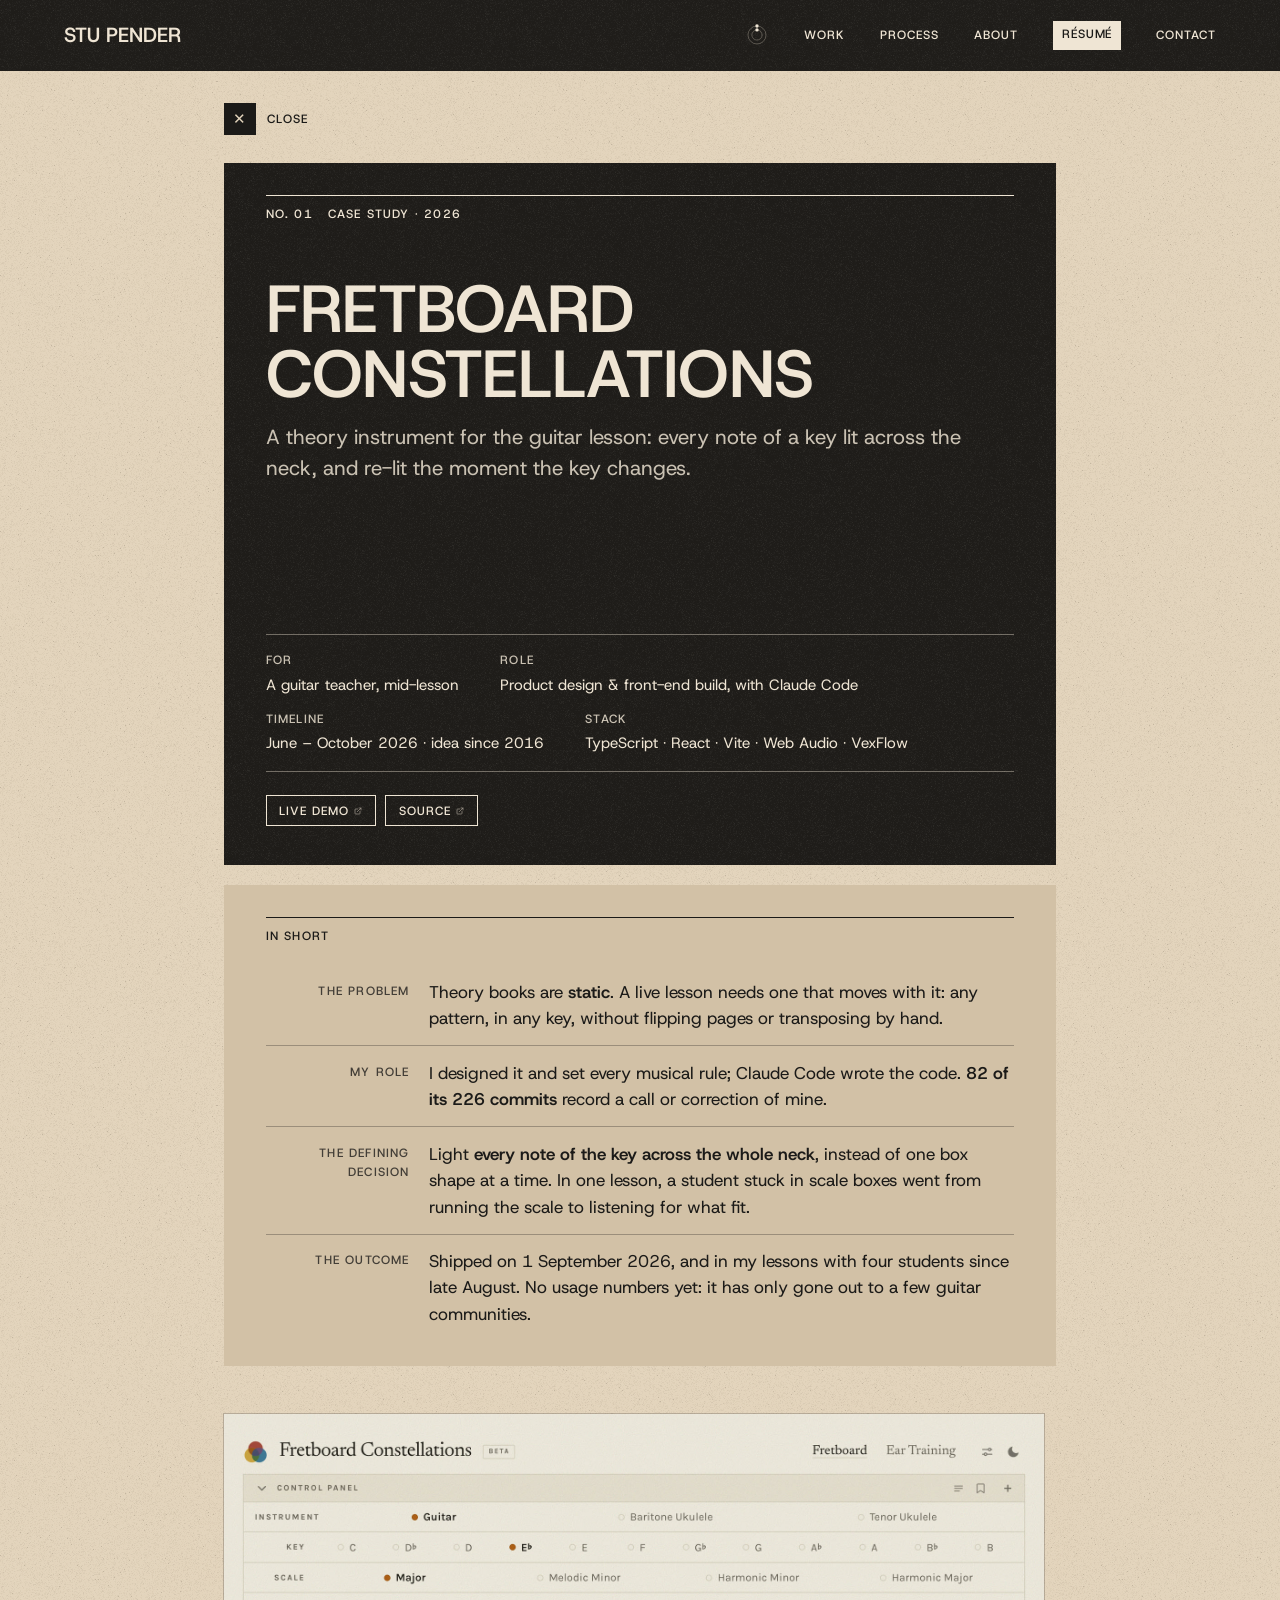
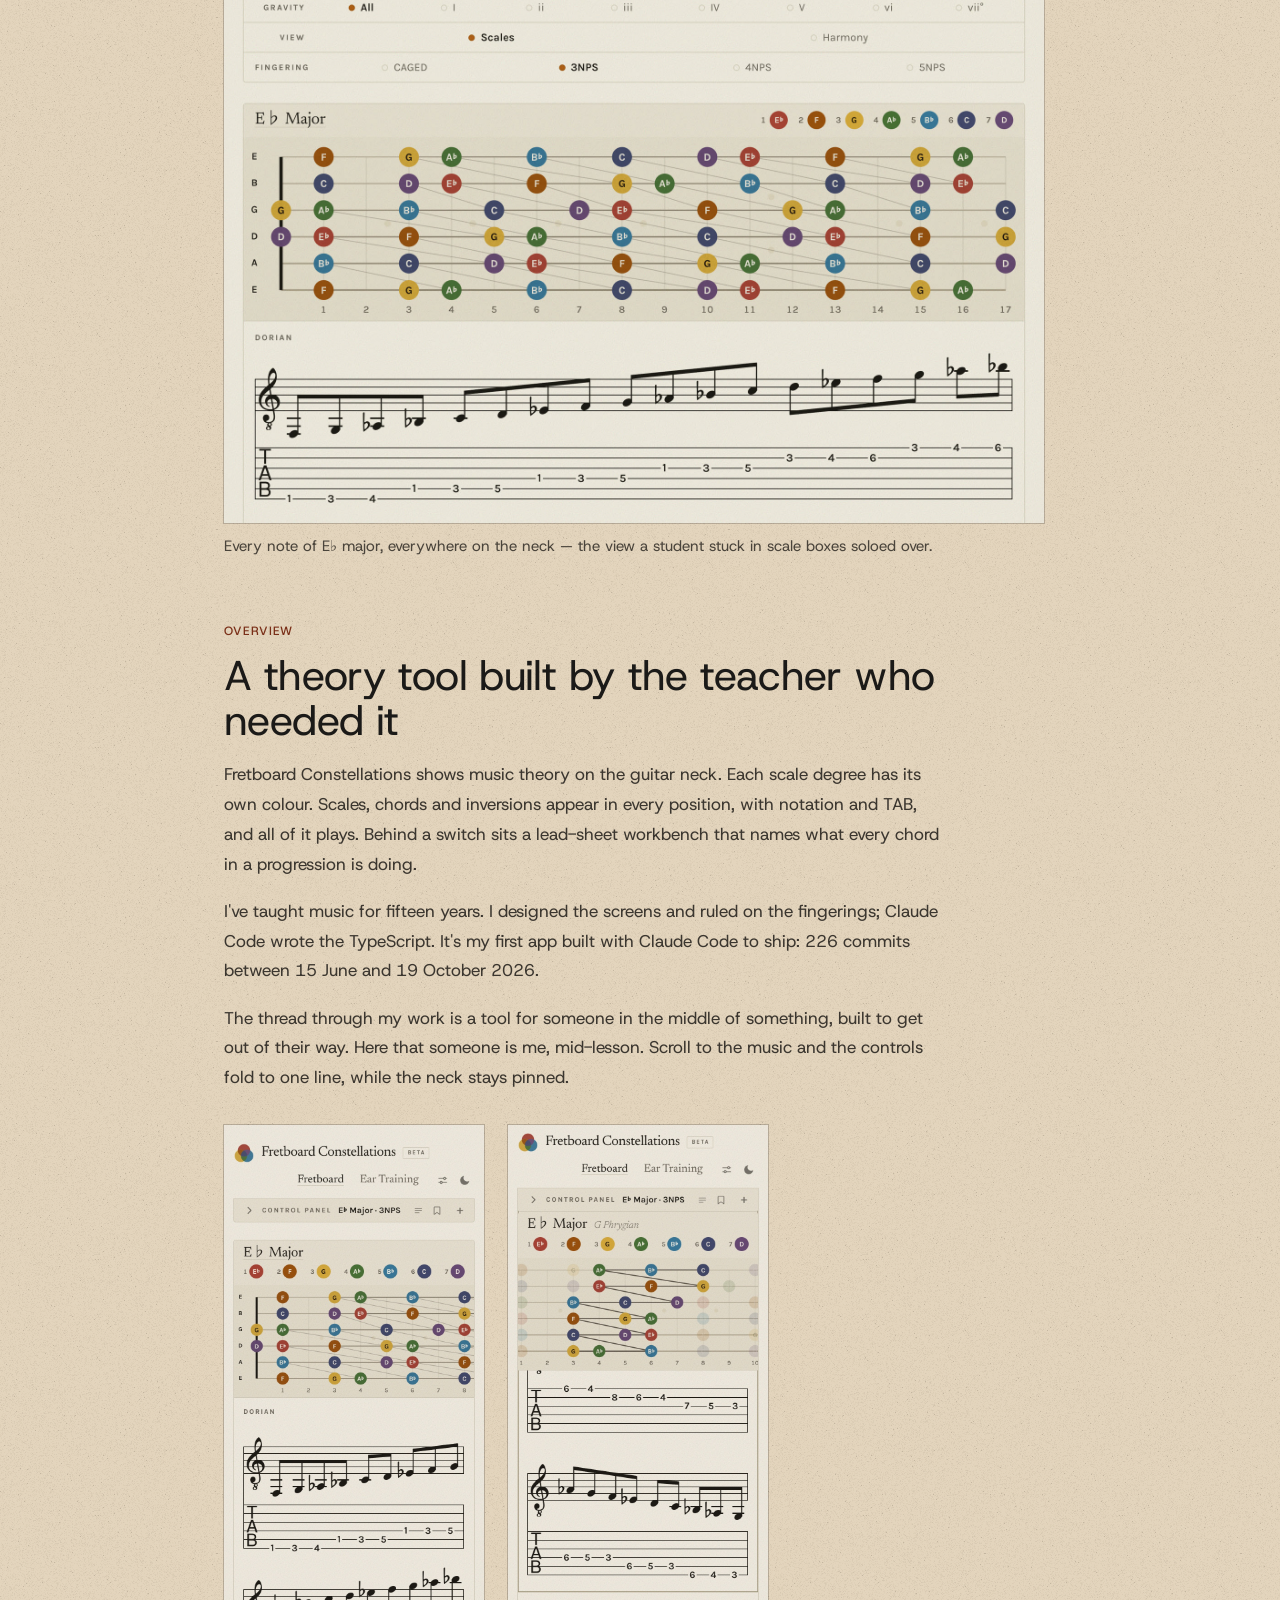
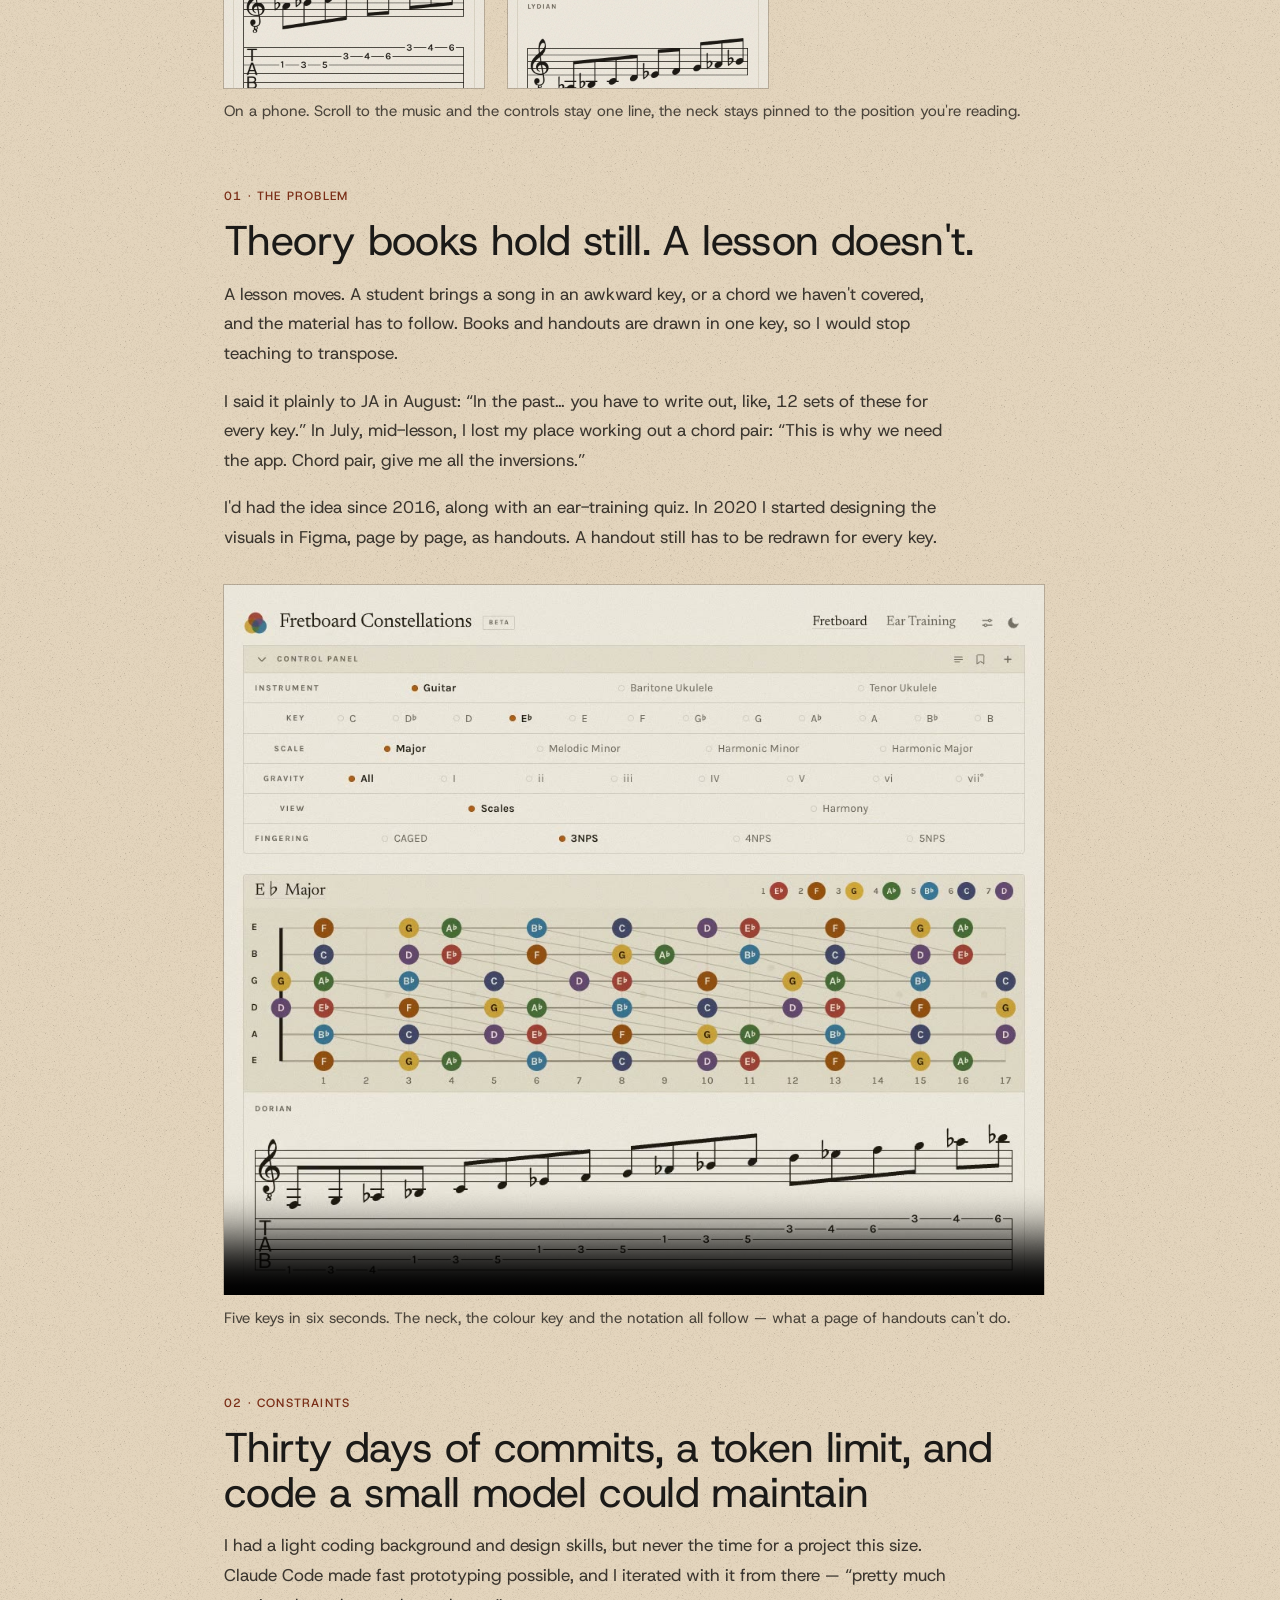
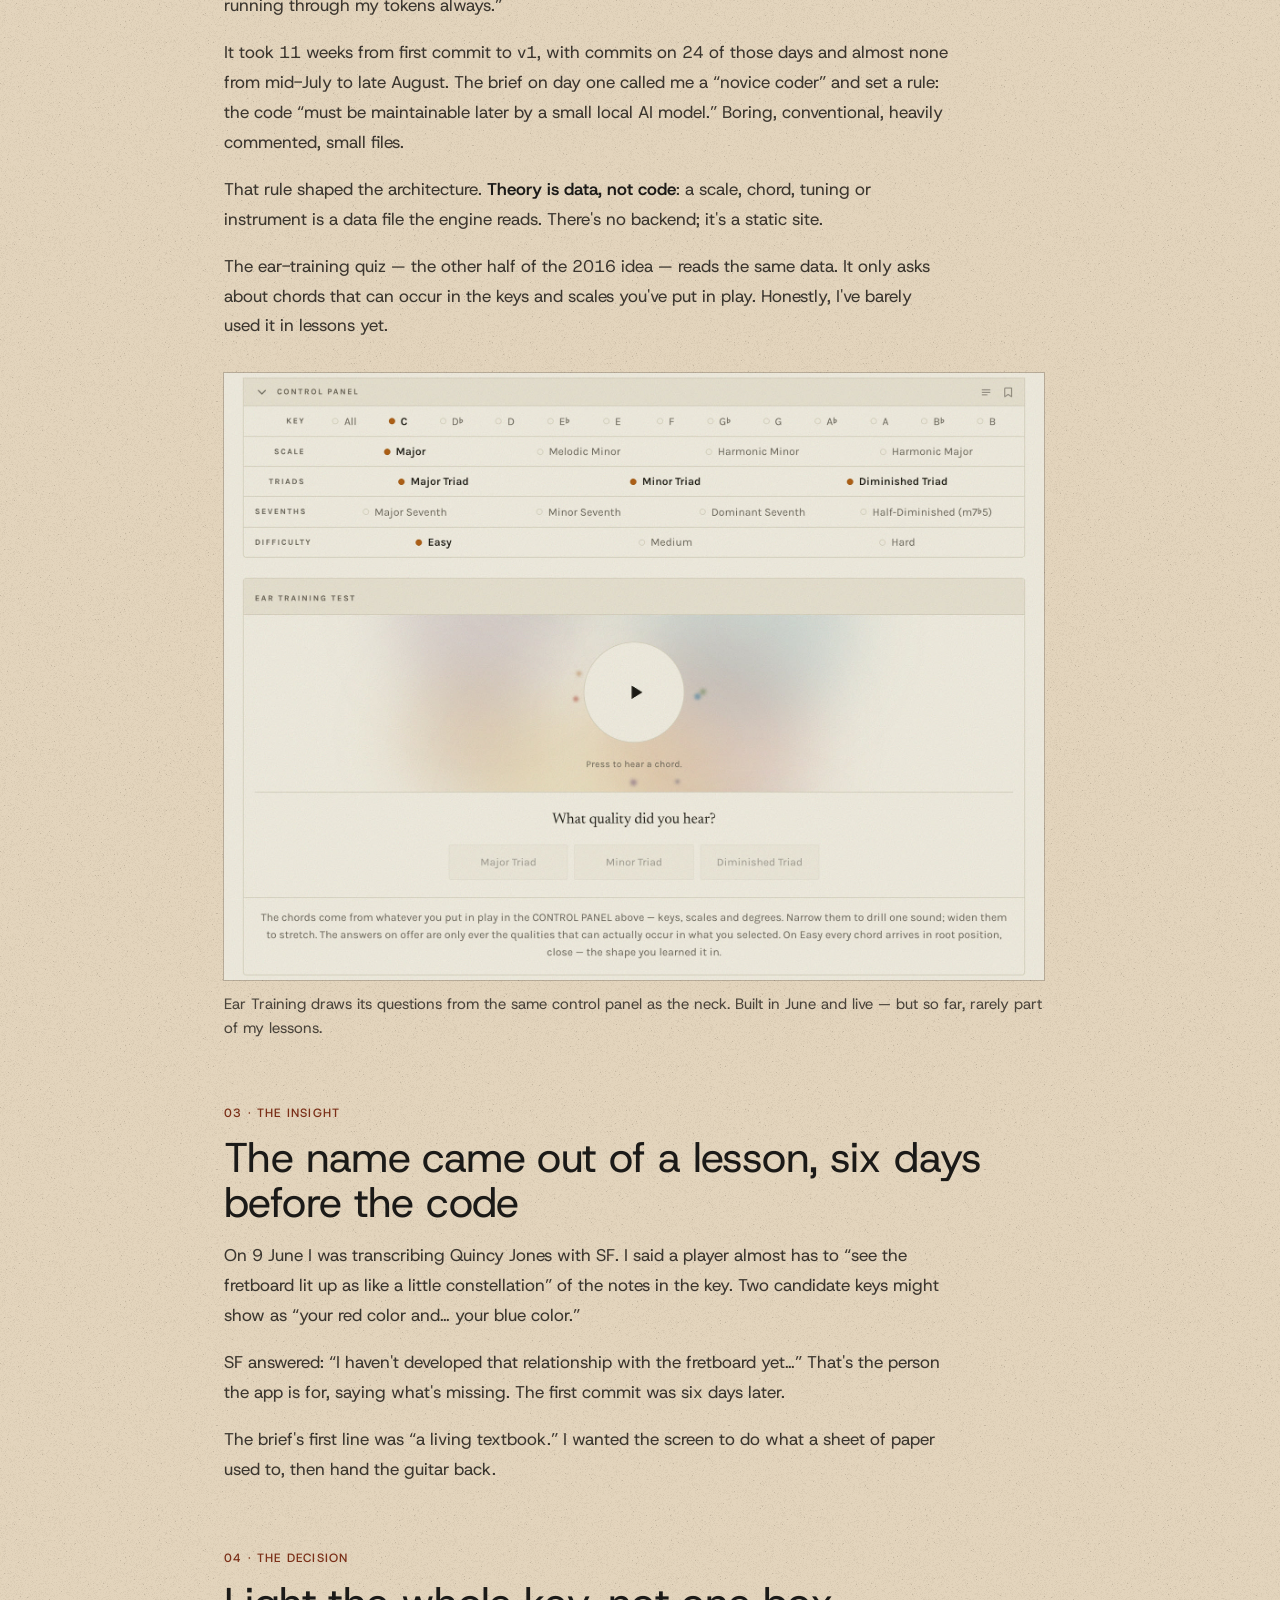
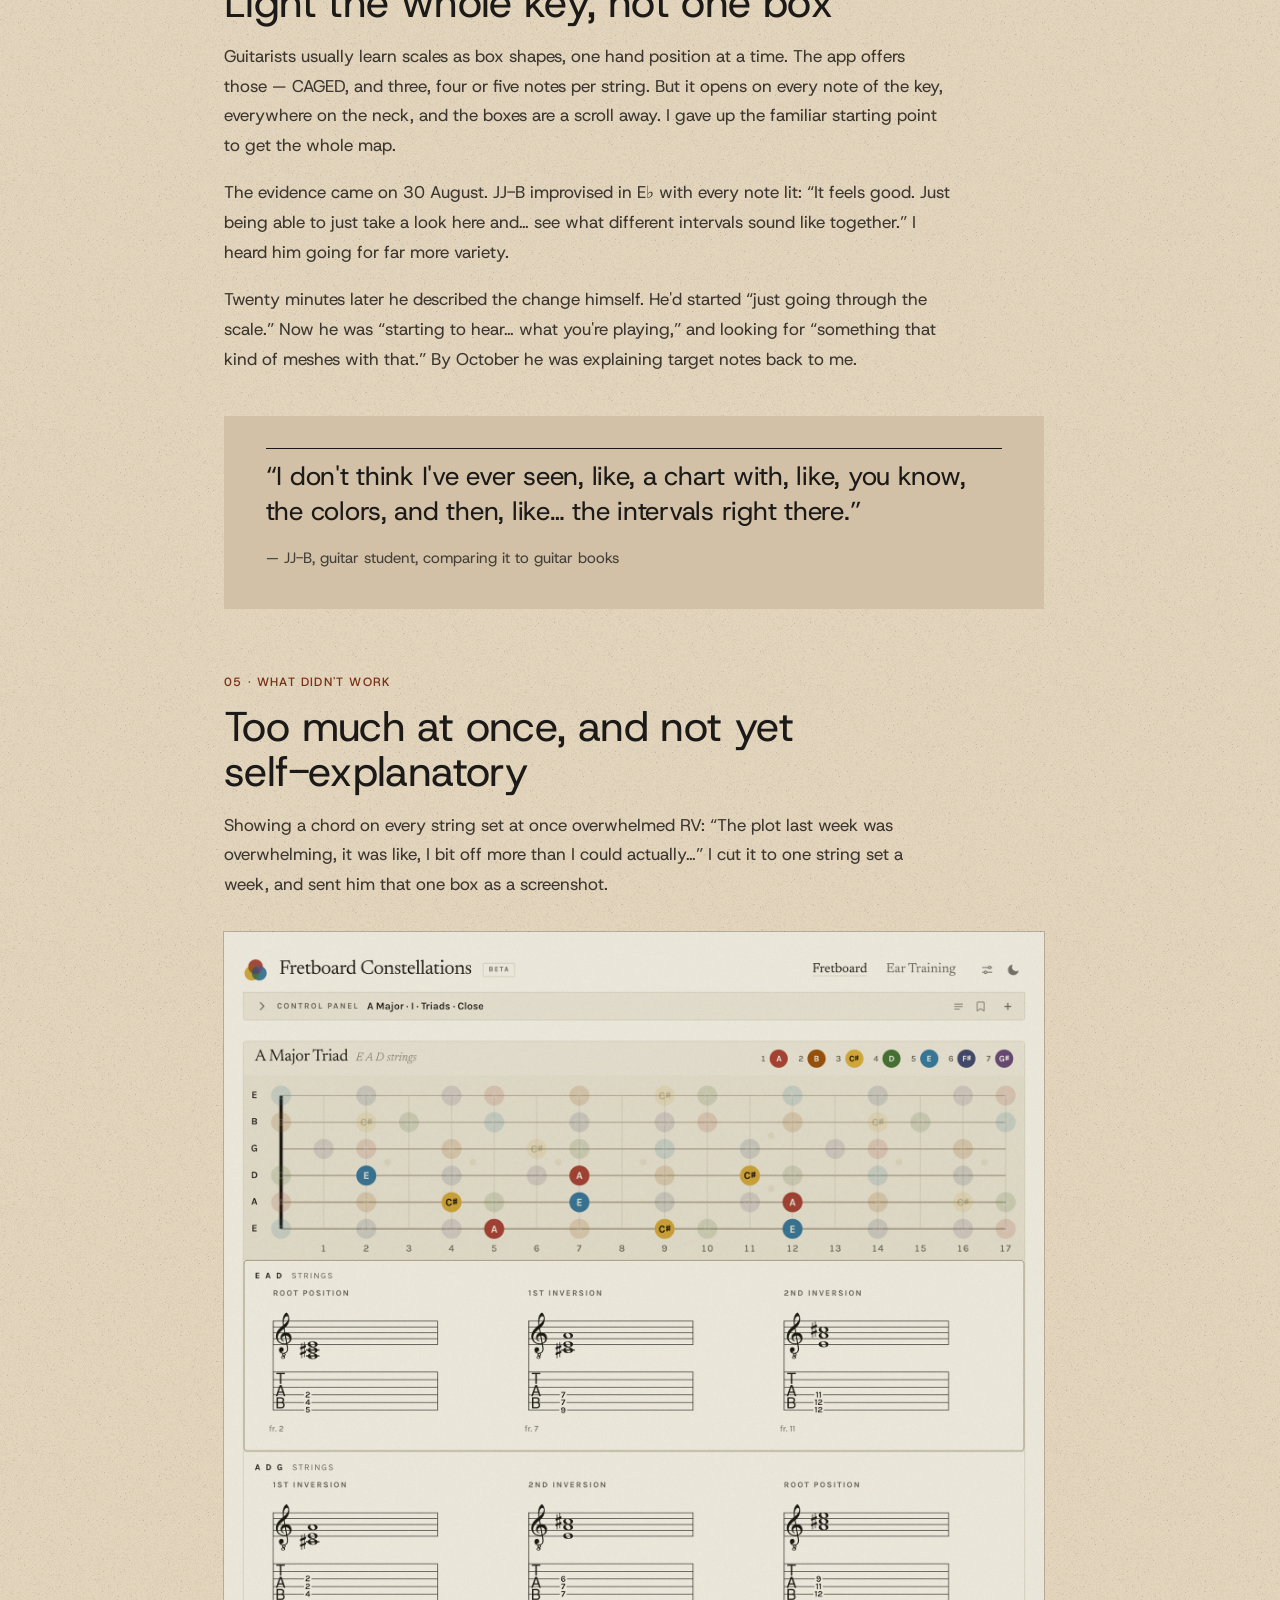
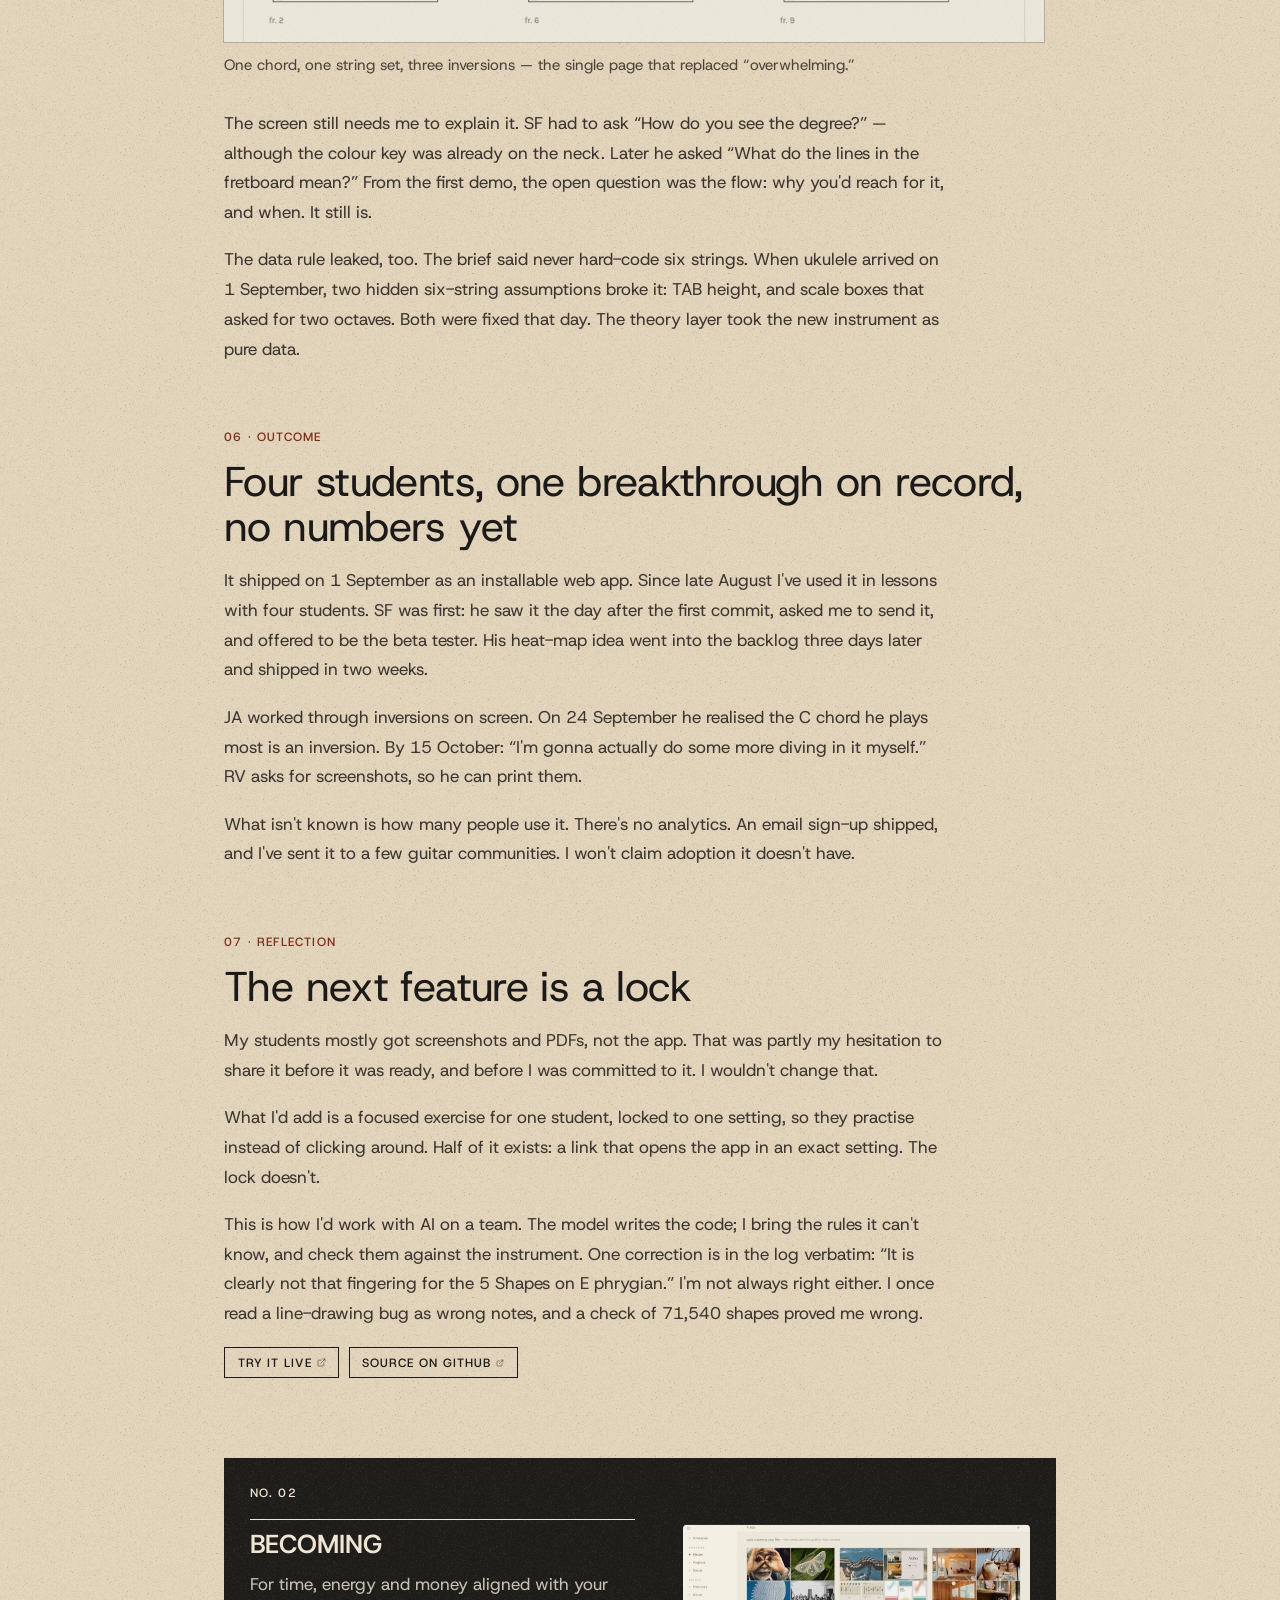
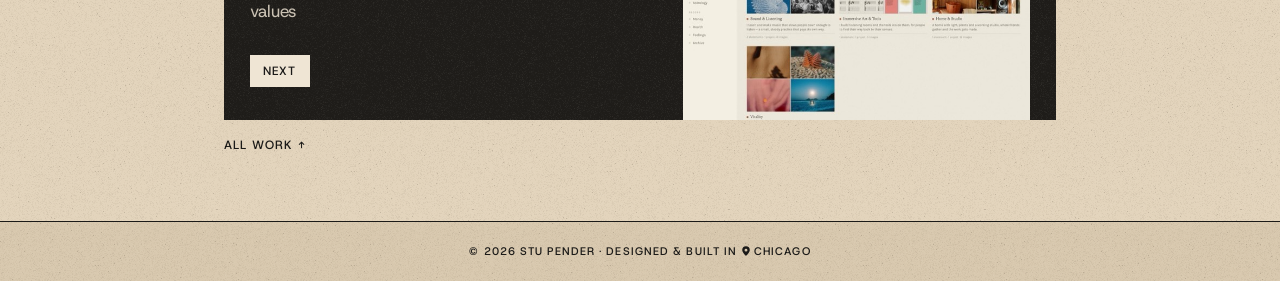
<file: fretboard-constellations.html>
<!DOCTYPE html>
<html lang="en" data-palette="paper">
<head>
    <meta charset="UTF-8">
    <meta name="viewport" content="width=device-width, initial-scale=1.0">
    <title>Case study — Fretboard Constellations</title>
    <meta name="description" content="Case study: Fretboard Constellations — a guitar theory instrument that lights every note of a key across the neck, built for the middle of a lesson. Product design and build by Stu Pender.">

    <!-- Link previews (Open Graph + Twitter/X) -->
    <meta property="og:type" content="article">
    <meta property="og:site_name" content="Stu Pender">
    <meta property="og:title" content="Case study — Fretboard Constellations">
    <meta property="og:description" content="Case study: Fretboard Constellations — a guitar theory instrument that lights every note of a key across the neck, built for the middle of a lesson. Product design and build by Stu Pender.">
    <meta property="og:url" content="https://stupender.github.io/fretboard-constellations.html">
    <meta property="og:image" content="https://stupender.github.io/images/og-card.png?v=20261019">
    <meta property="og:image:width" content="1200">
    <meta property="og:image:height" content="630">
    <meta property="og:image:alt" content="Stu Pender, product designer — “Building tools to support embodied presence,” beside a circle of lake water printed in one ink, over four black cards of his projects.">
    <meta name="twitter:card" content="summary_large_image">

    <link rel="icon" type="image/png" sizes="32x32" href="images/favicon-32.png?v=lake">
    <link rel="icon" type="image/png" sizes="192x192" href="images/favicon-192.png?v=lake">
    <link rel="apple-touch-icon" href="images/favicon-180.png?v=lake">

    <link rel="preconnect" href="https://fonts.googleapis.com">
    <link rel="preconnect" href="https://fonts.gstatic.com" crossorigin>
    <link href="https://fonts.googleapis.com/css2?family=Host+Grotesk:ital,wght@0,300..700;1,300..700&display=swap" rel="stylesheet">

    <link rel="stylesheet" href="styles.css?v=20261019">
</head>
<body>

    <header class="site-header">
        <a href="index.html" class="wordmark">Stu Pender</a>
        <div class="header-right">
            <button class="sound-toggle" aria-label="Play ambient sound" aria-pressed="false" title="Ambient sound — Music for Airports">
                <svg class="orbits" viewBox="0 0 40 40" aria-hidden="true"><circle class="ring" cx="20" cy="20" r="8.5"/><circle class="ring" cx="20" cy="20" r="15"/><g class="orb orb1"><circle class="dot" cx="20" cy="11.5" r="2.8"/></g><g class="orb orb2"><circle class="dot" cx="20" cy="5" r="2.8"/></g></svg>
            </button>
            <nav class="site-nav" id="site-nav" aria-label="Primary">
                <a href="index.html#work" data-hint="01 – 13">Work</a>
                <a href="index.html#process" data-hint="Listen · Design · Build">Process</a>
                <a href="index.html#about" data-hint="Chicago">About</a>
                <a href="resume.html" class="nav-page" data-hint="Experience">Résumé</a>
                <a href="index.html#contact" data-hint="Say hello">Contact</a>
            </nav>
            <button class="nav-toggle" aria-label="Open menu" aria-expanded="false" aria-controls="site-nav">
                <span></span><span></span><span></span>
            </button>
        </div>
    </header>

    <main id="top">
        <div class="cs-closebar no-print">
            <a class="cs-close" href="index.html#work" aria-label="Close — back to portfolio" title="Close — back to portfolio">
                <span class="cs-close-x" aria-hidden="true">&#10005;</span>
                <span>Close</span>
            </a>
        </div>
        <article class="cs on-dark" style="--field:var(--f-cobalt); --pair:var(--p-butter)">

            <!-- Sources for every claim on this page: CASE_STUDY.md in the method repo
                 (footnoted to commits, lesson-transcript timestamps, or "Stu said").
                 Students are quoted by initials. -->

            <!-- ============ HERO ============ -->
            <header class="cs-head">
                <p class="eyebrow"><span class="cs-no">No. 01</span> Case study · 2026</p>
                <h1 class="cs-title">Fretboard Constellations</h1>
                <p class="cs-sub">
                    A theory instrument for the guitar lesson: every note of a key lit across the
                    neck, and re-lit the moment the key changes.
                </p>
                <dl class="cs-meta">
                    <div class="cs-meta-for"><dt>For</dt><dd>A guitar teacher, mid-lesson</dd></div>
                    <div><dt>Role</dt><dd>Product design &amp; front-end build, with Claude Code</dd></div>
                    <div><dt>Timeline</dt><dd>June – October 2026 · idea since 2016</dd></div>
                    <div><dt>Stack</dt><dd>TypeScript · React · Vite · Web Audio · VexFlow</dd></div>
                </dl>
                <p class="project-links process-links cs-toplinks">
                    <a href="https://fretboardconstellations.beingsound.studio/" target="_blank" rel="noopener">Live demo</a>
                    <a href="https://github.com/stupender/method" target="_blank" rel="noopener">Source</a>
                </p>
            </header>

            <!-- ============ TL;DR ============ -->
            <div class="cs-tldr">
                <p class="eyebrow">In short</p>
                <dl>
                    <div>
                        <dt>The problem</dt>
                        <dd>Theory books are <strong>static</strong>. A live lesson needs one that moves with it: any pattern, in any key, without flipping pages or transposing by hand.</dd>
                    </div>
                    <div>
                        <dt>My role</dt>
                        <dd>I designed it and set every musical rule; Claude Code wrote the code. <strong>82 of its 226 commits</strong> record a call or correction of mine.</dd>
                    </div>
                    <div>
                        <dt>The defining decision</dt>
                        <dd>Light <strong>every note of the key across the whole neck</strong>, instead of one box shape at a time. In one lesson, a student stuck in scale boxes went from running the scale to listening for what fit.</dd>
                    </div>
                    <div>
                        <dt>The outcome</dt>
                        <dd>Shipped on 1 September 2026, and in my lessons with four students since late August. No usage numbers yet: it has only gone out to a few guitar communities.</dd>
                    </div>
                </dl>
            </div>

            <figure class="cs-figure cs-figure--lead">
                <img src="images/case-study/fc-whole-neck.jpg" alt="Fretboard Constellations in E-flat major: the control panel with E-flat lit in the Key row, then the guitar neck with every note of the key lit across seventeen frets, each scale degree in its own colour, a colour key from 1 to 7, and the first scale run below in notation and TAB">
                <figcaption class="cs-cap">Every note of E♭ major, everywhere on the neck — the view a student stuck in scale boxes soloed over.</figcaption>
            </figure>

            <!-- ============ OVERVIEW ============ -->
            <section class="cs-section">
                <p class="eyebrow">Overview</p>
                <h2 class="cs-h2">A theory tool built by the teacher who needed it</h2>
                <p class="cs-p">
                    Fretboard Constellations shows music theory on the guitar neck. Each scale
                    degree has its own colour. Scales, chords and inversions appear in every
                    position, with notation and TAB, and all of it plays. Behind a switch sits a
                    lead-sheet workbench that names what every chord in a progression is doing.
                </p>
                <p class="cs-p">
                    I've taught music for fifteen years. I designed the screens and ruled on the
                    fingerings; Claude Code wrote the TypeScript. It's my first app built with
                    Claude Code to ship: 226 commits between 15 June and 19 October 2026.
                </p>
                <p class="cs-p">
                    The thread through my work is a tool for someone in the middle of something,
                    built to get out of their way. Here that someone is me, mid-lesson. Scroll to
                    the music and the controls fold to one line, while the neck stays pinned.
                </p>
                <figure class="cs-figure cs-figure--pair">
                    <div class="cs-pair">
                        <img src="images/case-study/fc-phone-key.jpg" alt="Fretboard Constellations on a phone: the folded control panel reading E-flat Major, 3NPS, over the neck with every note of the key lit, and the first scale run in notation and TAB">
                        <img src="images/case-study/fc-phone-scrolled.jpg" alt="The same page scrolled deep into the scale runs on a phone: the control panel is still one line under the site name, the neck is pinned showing G Phrygian with its shape joined by lines, and notation scrolls beneath">
                    </div>
                    <figcaption class="cs-cap">On a phone. Scroll to the music and the controls stay one line, the neck stays pinned to the position you're reading.</figcaption>
                </figure>
            </section>

            <!-- ============ 1 · THE PROBLEM ============ -->
            <section class="cs-section">
                <p class="eyebrow">01 · The problem</p>
                <h2 class="cs-h2">Theory books hold still. A lesson doesn't.</h2>
                <p class="cs-p">
                    A lesson moves. A student brings a song in an awkward key, or a chord we
                    haven't covered, and the material has to follow. Books and handouts are drawn
                    in one key, so I would stop teaching to transpose.
                </p>
                <p class="cs-p">
                    I said it plainly to JA in August: “In the past… you have to write out, like,
                    12 sets of these for every key.” In July, mid-lesson, I lost my place working
                    out a chord pair: “This is why we need the app. Chord pair, give me all the
                    inversions.”
                </p>
                <p class="cs-p">
                    I'd had the idea since 2016, along with an ear-training quiz. In 2020 I started
                    designing the visuals in Figma, page by page, as handouts. A handout still has
                    to be redrawn for every key.
                </p>
                <figure class="cs-figure">
                    <video class="cs-clip" src="images/case-study/fc-key-change.mp4" poster="images/case-study/fc-key-change-poster.jpg" width="1040" height="900" muted loop playsinline controls preload="metadata" aria-label="The key changes from E-flat to A-flat, D-flat, G and C; on each change the whole neck re-lights, the colour key updates and the notation re-engraves"></video>
                    <figcaption class="cs-cap">Five keys in six seconds. The neck, the colour key and the notation all follow — what a page of handouts can't do.</figcaption>
                </figure>
            </section>

            <!-- ============ 2 · CONSTRAINTS ============ -->
            <section class="cs-section">
                <p class="eyebrow">02 · Constraints</p>
                <h2 class="cs-h2">Thirty days of commits, a token limit, and code a small model could maintain</h2>
                <p class="cs-p">
                    I had a light coding background and design skills, but never the time for a
                    project this size. Claude Code made fast prototyping possible, and I iterated
                    with it from there — “pretty much running through my tokens always.”
                </p>
                <p class="cs-p">
                    It took 11 weeks from first commit to v1, with commits on 24 of those days and
                    almost none from mid-July to late August. The brief on day one called me a
                    “novice coder” and set a rule: the code “must be maintainable later by a small
                    local AI model.” Boring, conventional, heavily commented, small files.
                </p>
                <p class="cs-p">
                    That rule shaped the architecture. <strong>Theory is data, not code</strong>: a
                    scale, chord, tuning or instrument is a data file the engine reads. There's no
                    backend; it's a static site.
                </p>
                <p class="cs-p">
                    The ear-training quiz — the other half of the 2016 idea — reads the same data.
                    It only asks about chords that can occur in the keys and scales you've put in
                    play. Honestly, I've barely used it in lessons yet.
                </p>
                <figure class="cs-figure">
                    <img src="images/case-study/fc-ear-training.jpg" alt="The Ear Training area: the control panel with the key of C, the Major scale and three triad qualities selected at Easy difficulty, and below it the ear training test — a play button over a soft wash of colour, the question “What quality did you hear?” and three answers waiting for a chord to be played">
                    <figcaption class="cs-cap">Ear Training draws its questions from the same control panel as the neck. Built in June and live — but so far, rarely part of my lessons.</figcaption>
                </figure>
            </section>

            <!-- ============ 3 · THE INSIGHT ============ -->
            <section class="cs-section">
                <p class="eyebrow">03 · The insight</p>
                <h2 class="cs-h2">The name came out of a lesson, six days before the code</h2>
                <p class="cs-p">
                    On 9 June I was transcribing Quincy Jones with SF. I said a player almost has to
                    “see the fretboard lit up as like a little constellation” of the notes in the
                    key. Two candidate keys might show as “your red color and… your blue color.”
                </p>
                <p class="cs-p">
                    SF answered: “I haven't developed that relationship with the fretboard yet…”
                    That's the person the app is for, saying what's missing. The first commit was
                    six days later.
                </p>
                <p class="cs-p">
                    The brief's first line was “a living textbook.” I wanted the screen to do what a
                    sheet of paper used to, then hand the guitar back.
                </p>
            </section>

            <!-- ============ 4 · THE DECISION ============ -->
            <section class="cs-section">
                <p class="eyebrow">04 · The decision</p>
                <h2 class="cs-h2">Light the whole key, not one box</h2>
                <p class="cs-p">
                    Guitarists usually learn scales as box shapes, one hand position at a time. The
                    app offers those — CAGED, and three, four or five notes per string. But it opens
                    on every note of the key, everywhere on the neck, and the boxes are a scroll
                    away. I gave up the familiar starting point to get the whole map.
                </p>
                <p class="cs-p">
                    The evidence came on 30 August. JJ-B improvised in E♭ with every note lit: “It
                    feels good. Just being able to just take a look here and… see what different
                    intervals sound like together.” I heard him going for far more variety.
                </p>
                <p class="cs-p">
                    Twenty minutes later he described the change himself. He'd started “just going
                    through the scale.” Now he was “starting to hear… what you're playing,” and
                    looking for “something that kind of meshes with that.” By October he was
                    explaining target notes back to me.
                </p>
                <!-- DRAFT (Stu): confirm SF, JJ-B, RV and JA are happy to be quoted, even by initials. -->
                <blockquote class="cs-quote">
                    <p>“I don't think I've ever seen, like, a chart with, like, you know, the colors, and then, like… the intervals right there.”</p>
                    <cite>— JJ-B, guitar student, comparing it to guitar books</cite>
                </blockquote>
            </section>

            <!-- ============ 5 · WHAT DIDN'T WORK ============ -->
            <section class="cs-section">
                <p class="eyebrow">05 · What didn't work</p>
                <h2 class="cs-h2">Too much at once, and not yet self-explanatory</h2>
                <p class="cs-p">
                    Showing a chord on every string set at once overwhelmed RV: “The plot last week
                    was overwhelming, it was like, I bit off more than I could actually…” I cut it
                    to one string set a week, and sent him that one box as a screenshot.
                </p>
                <figure class="cs-figure">
                    <img src="images/case-study/fc-one-string-set.jpg" alt="An A major triad in the Harmony view: the neck shows root position on the low E, A and D strings, and below it one boxed section for the E-A-D strings holds root position, first and second inversion in notation and TAB with their fret positions">
                    <figcaption class="cs-cap">One chord, one string set, three inversions — the single page that replaced “overwhelming.”</figcaption>
                </figure>
                <p class="cs-p">
                    The screen still needs me to explain it. SF had to ask “How do you see the
                    degree?” — although the colour key was already on the neck. Later he asked
                    “What do the lines in the fretboard mean?” From the first demo, the open
                    question was the flow: why you'd reach for it, and when. It still is.
                </p>
                <p class="cs-p">
                    The data rule leaked, too. The brief said never hard-code six strings. When
                    ukulele arrived on 1 September, two hidden six-string assumptions broke it: TAB
                    height, and scale boxes that asked for two octaves. Both were fixed that day.
                    The theory layer took the new instrument as pure data.
                </p>
            </section>

            <!-- ============ 6 · OUTCOME ============ -->
            <section class="cs-section">
                <p class="eyebrow">06 · Outcome</p>
                <h2 class="cs-h2">Four students, one breakthrough on record, no numbers yet</h2>
                <p class="cs-p">
                    It shipped on 1 September as an installable web app. Since late August I've
                    used it in lessons with four students. SF was first: he saw it the day after
                    the first commit, asked me to send it, and offered to be the beta tester. His
                    heat-map idea went into the backlog three days later and shipped in two weeks.
                </p>
                <p class="cs-p">
                    JA worked through inversions on screen. On 24 September he realised the C chord
                    he plays most is an inversion. By 15 October: “I'm gonna actually do some more
                    diving in it myself.” RV asks for screenshots, so he can print them.
                </p>
                <p class="cs-p">
                    What isn't known is how many people use it. There's no analytics. An email
                    sign-up shipped, and I've sent it to a few guitar communities. I won't claim
                    adoption it doesn't have.
                </p>
            </section>

            <!-- ============ 7 · REFLECTION ============ -->
            <section class="cs-section">
                <p class="eyebrow">07 · Reflection</p>
                <h2 class="cs-h2">The next feature is a lock</h2>
                <p class="cs-p">
                    My students mostly got screenshots and PDFs, not the app. That was partly my
                    hesitation to share it before it was ready, and before I was committed to it.
                    I wouldn't change that.
                </p>
                <p class="cs-p">
                    What I'd add is a focused exercise for one student, locked to one setting, so
                    they practise instead of clicking around. Half of it exists: a link that opens
                    the app in an exact setting. The lock doesn't.
                </p>
                <p class="cs-p">
                    This is how I'd work with AI on a team. The model writes the code; I bring the
                    rules it can't know, and check them against the instrument. One correction is in
                    the log verbatim: “It is clearly not that fingering for the 5 Shapes on E
                    phrygian.” I'm not always right either. I once read a line-drawing bug as wrong
                    notes, and a check of 71,540 shapes proved me wrong.
                </p>
                <p class="project-links process-links">
                    <a href="https://fretboardconstellations.beingsound.studio/" target="_blank" rel="noopener">Try it live</a>
                    <a href="https://github.com/stupender/method" target="_blank" rel="noopener">Source on GitHub</a>
                </p>
            </section>


            <nav class="cs-next no-print" aria-label="More work">
                <a class="cs-next-link" href="becoming.html" style="--field:var(--f-sky)">
                    <span class="cs-next-label">No. 02</span>
                    <span class="cs-next-name">Becoming</span>
                    <span class="cs-next-for">For time, energy and money aligned with your values</span>
                    <span class="cs-next-go blk">Next</span>
                    <span class="cs-next-img"><img src="images/thumbs/becoming.jpg" alt="" width="640" height="436" loading="lazy"></span>
                </a>
                <a class="cs-next-all" href="index.html#work">All work <span aria-hidden="true">↑</span></a>
            </nav>
        </article>
    </main>

    <footer class="site-footer">
        <p>© <span id="year"></span> Stu Pender · Designed &amp; built in <span class="pin" aria-hidden="true"></span>Chicago</p>
    </footer>

    <script src="script.js?v=20261019"></script>
</body>
</html>
</file>
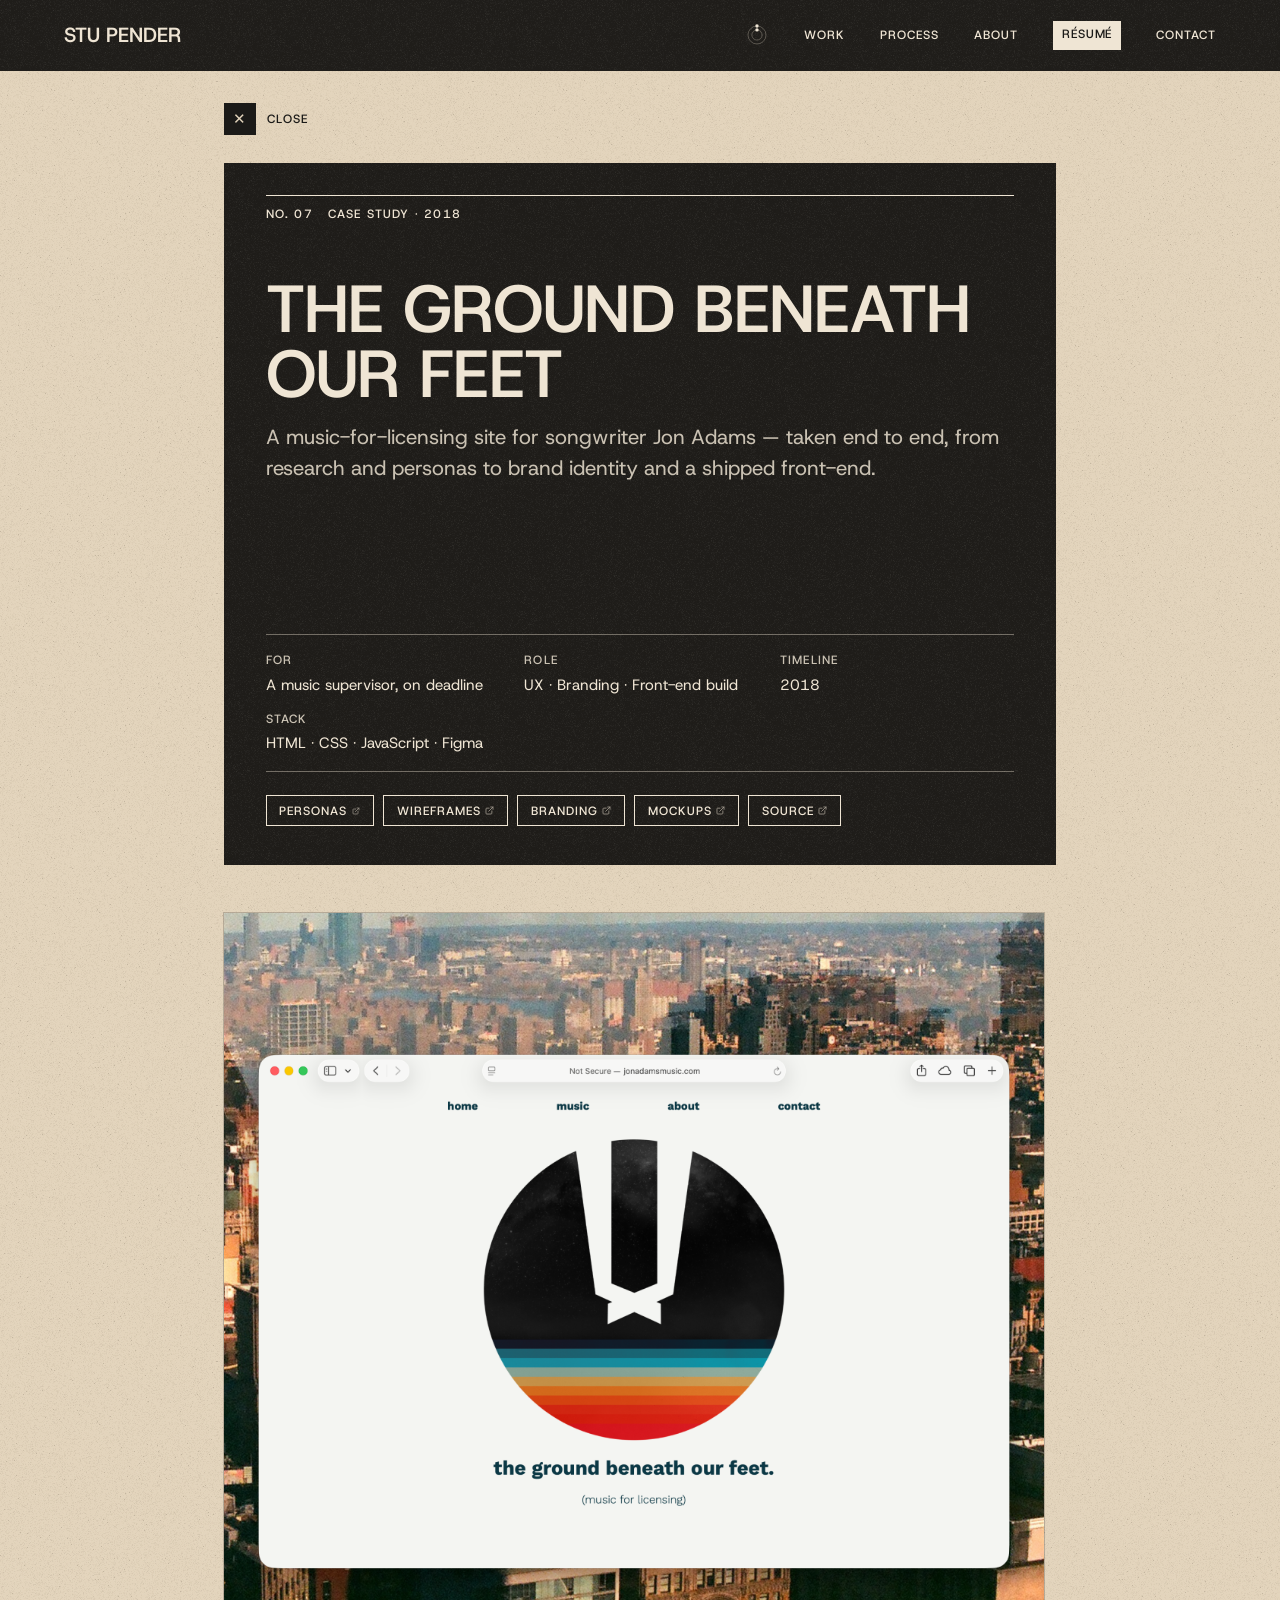
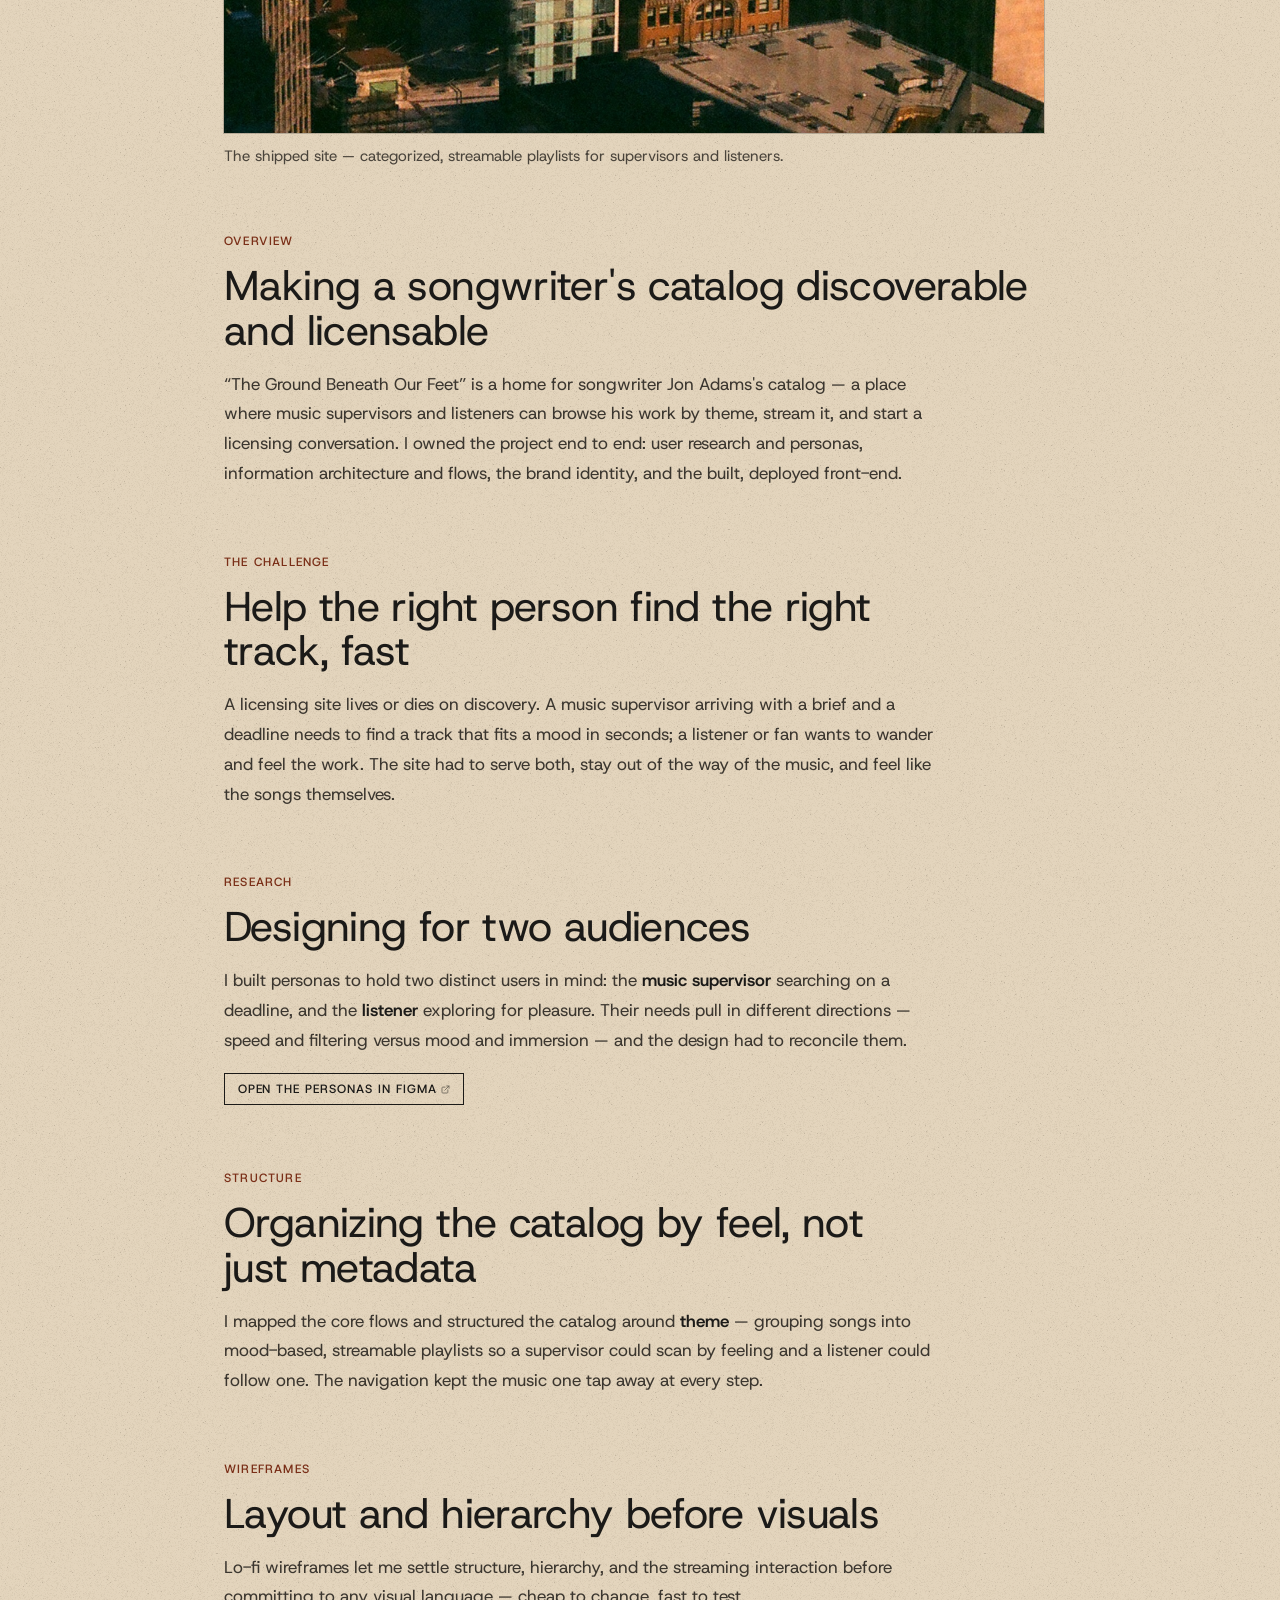
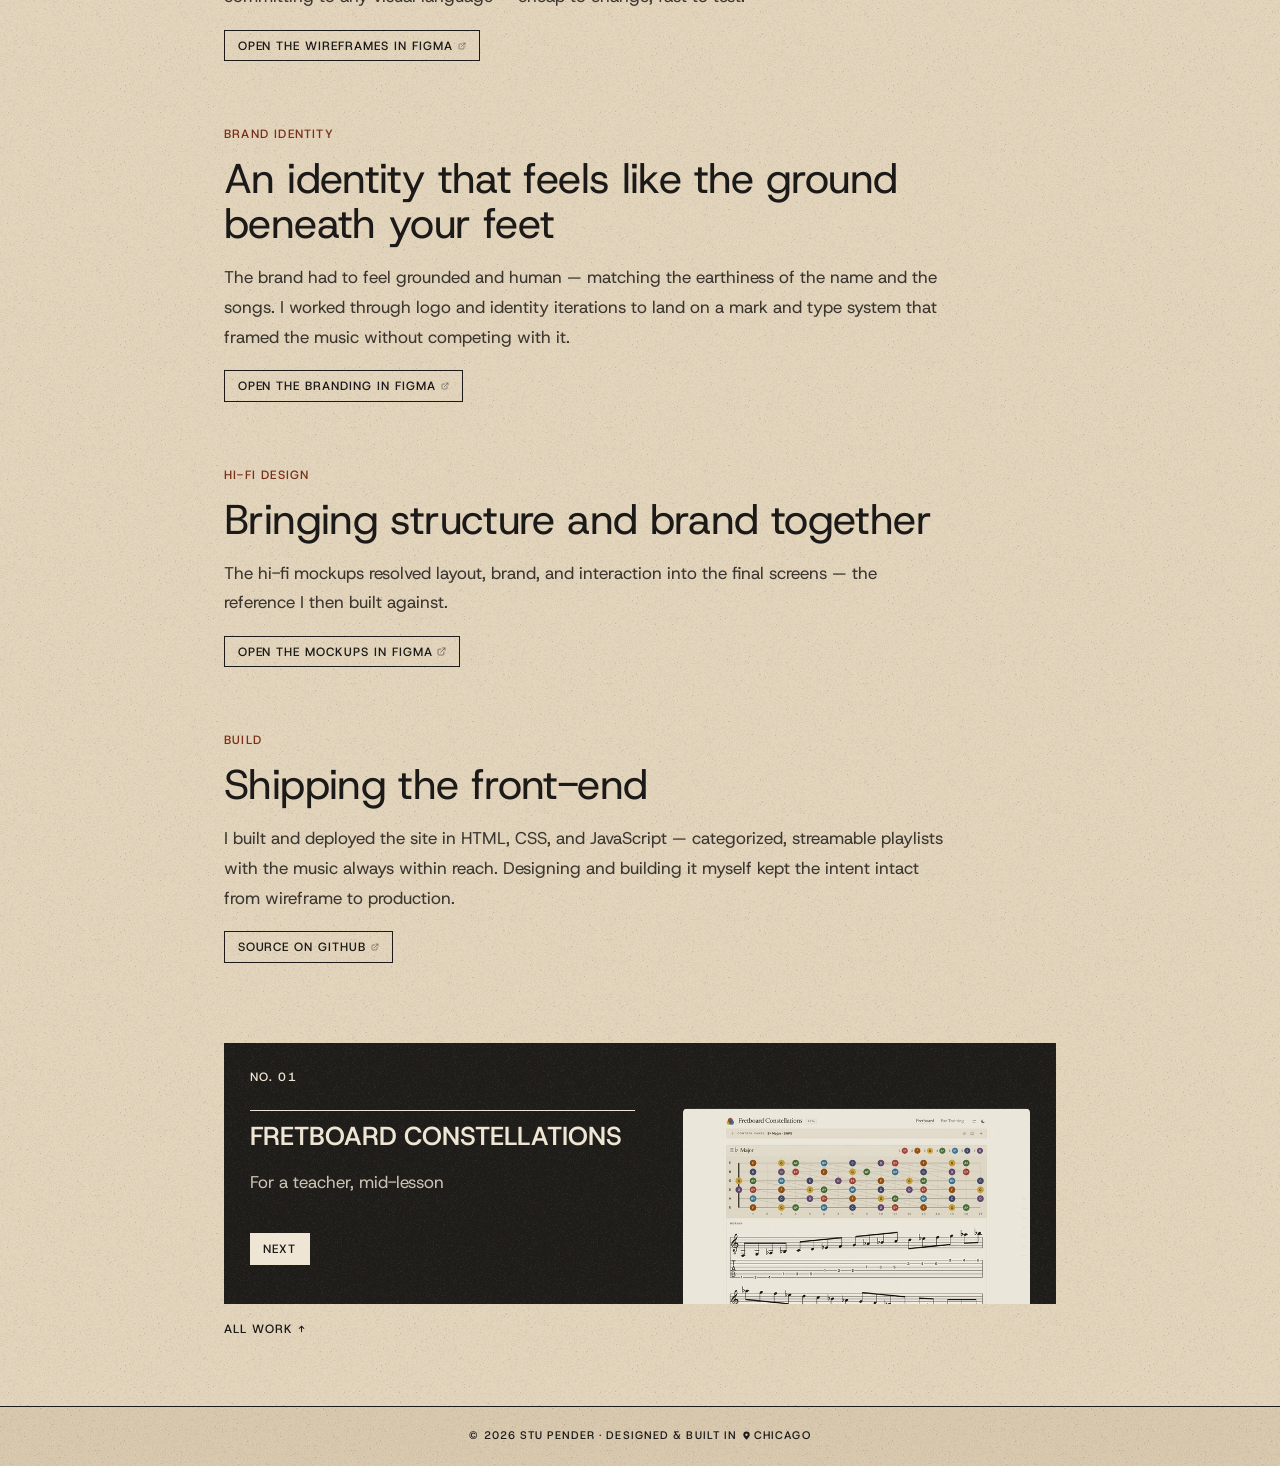
<file: ground-beneath-our-feet.html>
<!DOCTYPE html>
<html lang="en" data-palette="paper">
<head>
    <meta charset="UTF-8">
    <meta name="viewport" content="width=device-width, initial-scale=1.0">
    <title>Case study — The Ground Beneath Our Feet</title>
    <meta name="description" content="Case study: The Ground Beneath Our Feet — a music-licensing site for songwriter Jon Adams, taken from research to a shipped front-end. UX, branding, and build by Stu Pender.">

    <!-- Link previews (Open Graph + Twitter/X) -->
    <meta property="og:type" content="article">
    <meta property="og:site_name" content="Stu Pender">
    <meta property="og:title" content="Case study — The Ground Beneath Our Feet">
    <meta property="og:description" content="Case study: The Ground Beneath Our Feet — a music-licensing site for songwriter Jon Adams, taken from research to a shipped front-end. UX, branding, and build by Stu Pender.">
    <meta property="og:url" content="https://stupender.github.io/ground-beneath-our-feet.html">
    <meta property="og:image" content="https://stupender.github.io/images/og-card.png?v=20261019">
    <meta property="og:image:width" content="1200">
    <meta property="og:image:height" content="630">
    <meta property="og:image:alt" content="Stu Pender, product designer — “Building tools to support embodied presence,” beside a circle of lake water printed in one ink, over four black cards of his projects.">
    <meta name="twitter:card" content="summary_large_image">

    <link rel="icon" type="image/png" sizes="32x32" href="images/favicon-32.png?v=lake">
    <link rel="icon" type="image/png" sizes="192x192" href="images/favicon-192.png?v=lake">
    <link rel="apple-touch-icon" href="images/favicon-180.png?v=lake">

    <link rel="preconnect" href="https://fonts.googleapis.com">
    <link rel="preconnect" href="https://fonts.gstatic.com" crossorigin>
    <link href="https://fonts.googleapis.com/css2?family=Host+Grotesk:ital,wght@0,300..700;1,300..700&display=swap" rel="stylesheet">

    <link rel="stylesheet" href="styles.css?v=20261019">
</head>
<body>

    <header class="site-header">
        <a href="index.html" class="wordmark">Stu Pender</a>
        <div class="header-right">
            <button class="sound-toggle" aria-label="Play ambient sound" aria-pressed="false" title="Ambient sound — Music for Airports">
                <svg class="orbits" viewBox="0 0 40 40" aria-hidden="true"><circle class="ring" cx="20" cy="20" r="8.5"/><circle class="ring" cx="20" cy="20" r="15"/><g class="orb orb1"><circle class="dot" cx="20" cy="11.5" r="2.8"/></g><g class="orb orb2"><circle class="dot" cx="20" cy="5" r="2.8"/></g></svg>
            </button>
            <nav class="site-nav" id="site-nav" aria-label="Primary">
                <a href="index.html#work" data-hint="01 – 13">Work</a>
                <a href="index.html#process" data-hint="Listen · Design · Build">Process</a>
                <a href="index.html#about" data-hint="Chicago">About</a>
                <a href="resume.html" class="nav-page" data-hint="Experience">Résumé</a>
                <a href="index.html#contact" data-hint="Say hello">Contact</a>
            </nav>
            <button class="nav-toggle" aria-label="Open menu" aria-expanded="false" aria-controls="site-nav">
                <span></span><span></span><span></span>
            </button>
        </div>
    </header>

    <main id="top">
        <div class="cs-closebar no-print">
            <a class="cs-close" href="index.html#work" aria-label="Close — back to portfolio" title="Close — back to portfolio">
                <span class="cs-close-x" aria-hidden="true">&#10005;</span>
                <span>Close</span>
            </a>
        </div>
        <article class="cs" style="--field:var(--f-khaki); --pair:var(--p-orange)">

            <!-- ============ HERO ============ -->
            <header class="cs-head">
                <p class="eyebrow"><span class="cs-no">No. 07</span> Case study · 2018</p>
                <h1 class="cs-title">The Ground Beneath Our Feet</h1>
                <p class="cs-sub">
                    A music-for-licensing site for songwriter Jon Adams — taken end to end,
                    from research and personas to brand identity and a shipped front-end.
                </p>
                <dl class="cs-meta">
                    <div class="cs-meta-for"><dt>For</dt><dd>A music supervisor, on deadline</dd></div>
                    <div><dt>Role</dt><dd>UX · Branding · Front-end build</dd></div>
                    <div><dt>Timeline</dt><dd>2018</dd></div>
                    <div><dt>Stack</dt><dd>HTML · CSS · JavaScript · Figma</dd></div>
                </dl>
                <p class="project-links process-links cs-toplinks">
                    <a href="https://www.figma.com/design/aP3HkAxSsng9lA9mhpUNIhWE/J.A.-Website---Personas" target="_blank" rel="noopener">Personas</a>
                    <a href="https://www.figma.com/design/bLvxME4t2z310cHjwffEpNPS/JA---lofi-wireframe" target="_blank" rel="noopener">Wireframes</a>
                    <a href="https://www.figma.com/design/I1dzemJoOKmE7YIY4LOV2nLx/Ground-Beneath-Our-Feet---Branding" target="_blank" rel="noopener">Branding</a>
                    <a href="https://www.figma.com/design/rsXeBbGaRsx1GzvHqdgguL/JA---website-mockups" target="_blank" rel="noopener">Mockups</a>
                    <a href="https://github.com/stupender/JA" target="_blank" rel="noopener">Source</a>
                </p>
            </header>

            <figure class="cs-figure cs-figure--lead">
                <img src="images/projects/jon-adams.png" alt="The Ground Beneath Our Feet — the shipped music-licensing site">
                <figcaption class="cs-cap">The shipped site — categorized, streamable playlists for supervisors and listeners.</figcaption>
            </figure>

            <!-- ============ OVERVIEW ============ -->
            <section class="cs-section">
                <p class="eyebrow">Overview</p>
                <h2 class="cs-h2">Making a songwriter's catalog discoverable and licensable</h2>
                <p class="cs-p">
                    “The Ground Beneath Our Feet” is a home for songwriter Jon Adams's catalog —
                    a place where music supervisors and listeners can browse his work by theme,
                    stream it, and start a licensing conversation. I owned the project end to
                    end: user research and personas, information architecture and flows, the
                    brand identity, and the built, deployed front-end.
                </p>
            </section>

            <!-- ============ CHALLENGE ============ -->
            <section class="cs-section">
                <p class="eyebrow">The challenge</p>
                <h2 class="cs-h2">Help the right person find the right track, fast</h2>
                <p class="cs-p">
                    A licensing site lives or dies on discovery. A music supervisor arriving with
                    a brief and a deadline needs to find a track that fits a mood in seconds; a
                    listener or fan wants to wander and feel the work. The site had to serve both,
                    stay out of the way of the music, and feel like the songs themselves.
                </p>
            </section>

            <!-- ============ RESEARCH / PERSONAS ============ -->
            <section class="cs-section">
                <p class="eyebrow">Research</p>
                <h2 class="cs-h2">Designing for two audiences</h2>
                <p class="cs-p">
                    I built personas to hold two distinct users in mind: the <strong>music
                    supervisor</strong> searching on a deadline, and the <strong>listener</strong>
                    exploring for pleasure. Their needs pull in different directions — speed and
                    filtering versus mood and immersion — and the design had to reconcile them.
                </p>
                <p class="project-links"><a href="https://www.figma.com/design/aP3HkAxSsng9lA9mhpUNIhWE/J.A.-Website---Personas" target="_blank" rel="noopener">Open the personas in Figma</a></p>
            </section>

            <!-- ============ IA / FLOWS ============ -->
            <section class="cs-section">
                <p class="eyebrow">Structure</p>
                <h2 class="cs-h2">Organizing the catalog by feel, not just metadata</h2>
                <p class="cs-p">
                    I mapped the core flows and structured the catalog around <em>theme</em> —
                    grouping songs into mood-based, streamable playlists so a supervisor could
                    scan by feeling and a listener could follow one. The navigation kept the
                    music one tap away at every step.
                </p>
            </section>

            <!-- ============ WIREFRAMES ============ -->
            <section class="cs-section">
                <p class="eyebrow">Wireframes</p>
                <h2 class="cs-h2">Layout and hierarchy before visuals</h2>
                <p class="cs-p">
                    Lo-fi wireframes let me settle structure, hierarchy, and the streaming
                    interaction before committing to any visual language — cheap to change,
                    fast to test.
                </p>
                <p class="project-links"><a href="https://www.figma.com/design/bLvxME4t2z310cHjwffEpNPS/JA---lofi-wireframe" target="_blank" rel="noopener">Open the wireframes in Figma</a></p>
            </section>

            <!-- ============ BRAND ============ -->
            <section class="cs-section">
                <p class="eyebrow">Brand identity</p>
                <h2 class="cs-h2">An identity that feels like the ground beneath your feet</h2>
                <p class="cs-p">
                    The brand had to feel grounded and human — matching the earthiness of the
                    name and the songs. I worked through logo and identity iterations to land on
                    a mark and type system that framed the music without competing with it.
                </p>
                <p class="project-links"><a href="https://www.figma.com/design/I1dzemJoOKmE7YIY4LOV2nLx/Ground-Beneath-Our-Feet---Branding" target="_blank" rel="noopener">Open the branding in Figma</a></p>
            </section>

            <!-- ============ MOCKUPS ============ -->
            <section class="cs-section">
                <p class="eyebrow">Hi-fi design</p>
                <h2 class="cs-h2">Bringing structure and brand together</h2>
                <p class="cs-p">
                    The hi-fi mockups resolved layout, brand, and interaction into the final
                    screens — the reference I then built against.
                </p>
                <p class="project-links"><a href="https://www.figma.com/design/rsXeBbGaRsx1GzvHqdgguL/JA---website-mockups" target="_blank" rel="noopener">Open the mockups in Figma</a></p>
            </section>

            <!-- ============ BUILD ============ -->
            <section class="cs-section">
                <p class="eyebrow">Build</p>
                <h2 class="cs-h2">Shipping the front-end</h2>
                <p class="cs-p">
                    I built and deployed the site in HTML, CSS, and JavaScript — categorized,
                    streamable playlists with the music always within reach. Designing and
                    building it myself kept the intent intact from wireframe to production.
                </p>
                <p class="project-links"><a href="https://github.com/stupender/JA" target="_blank" rel="noopener">Source on GitHub</a></p>
            </section>

            <nav class="cs-next no-print" aria-label="More work">
                <a class="cs-next-link on-dark" href="fretboard-constellations.html" style="--field:var(--f-cobalt)">
                    <span class="cs-next-label">No. 01</span>
                    <span class="cs-next-name">Fretboard Constellations</span>
                    <span class="cs-next-for">For a teacher, mid-lesson</span>
                    <span class="cs-next-go blk">Next</span>
                    <span class="cs-next-img"><img src="images/thumbs/fretboard.jpg" alt="" width="640" height="436" loading="lazy"></span>
                </a>
                <a class="cs-next-all" href="index.html#work">All work <span aria-hidden="true">↑</span></a>
            </nav>
        </article>
    </main>

    <footer class="site-footer">
        <p>© <span id="year"></span> Stu Pender · Designed &amp; built in <span class="pin" aria-hidden="true"></span>Chicago</p>
    </footer>

    <script src="script.js?v=20261019"></script>
</body>
</html>
</file>
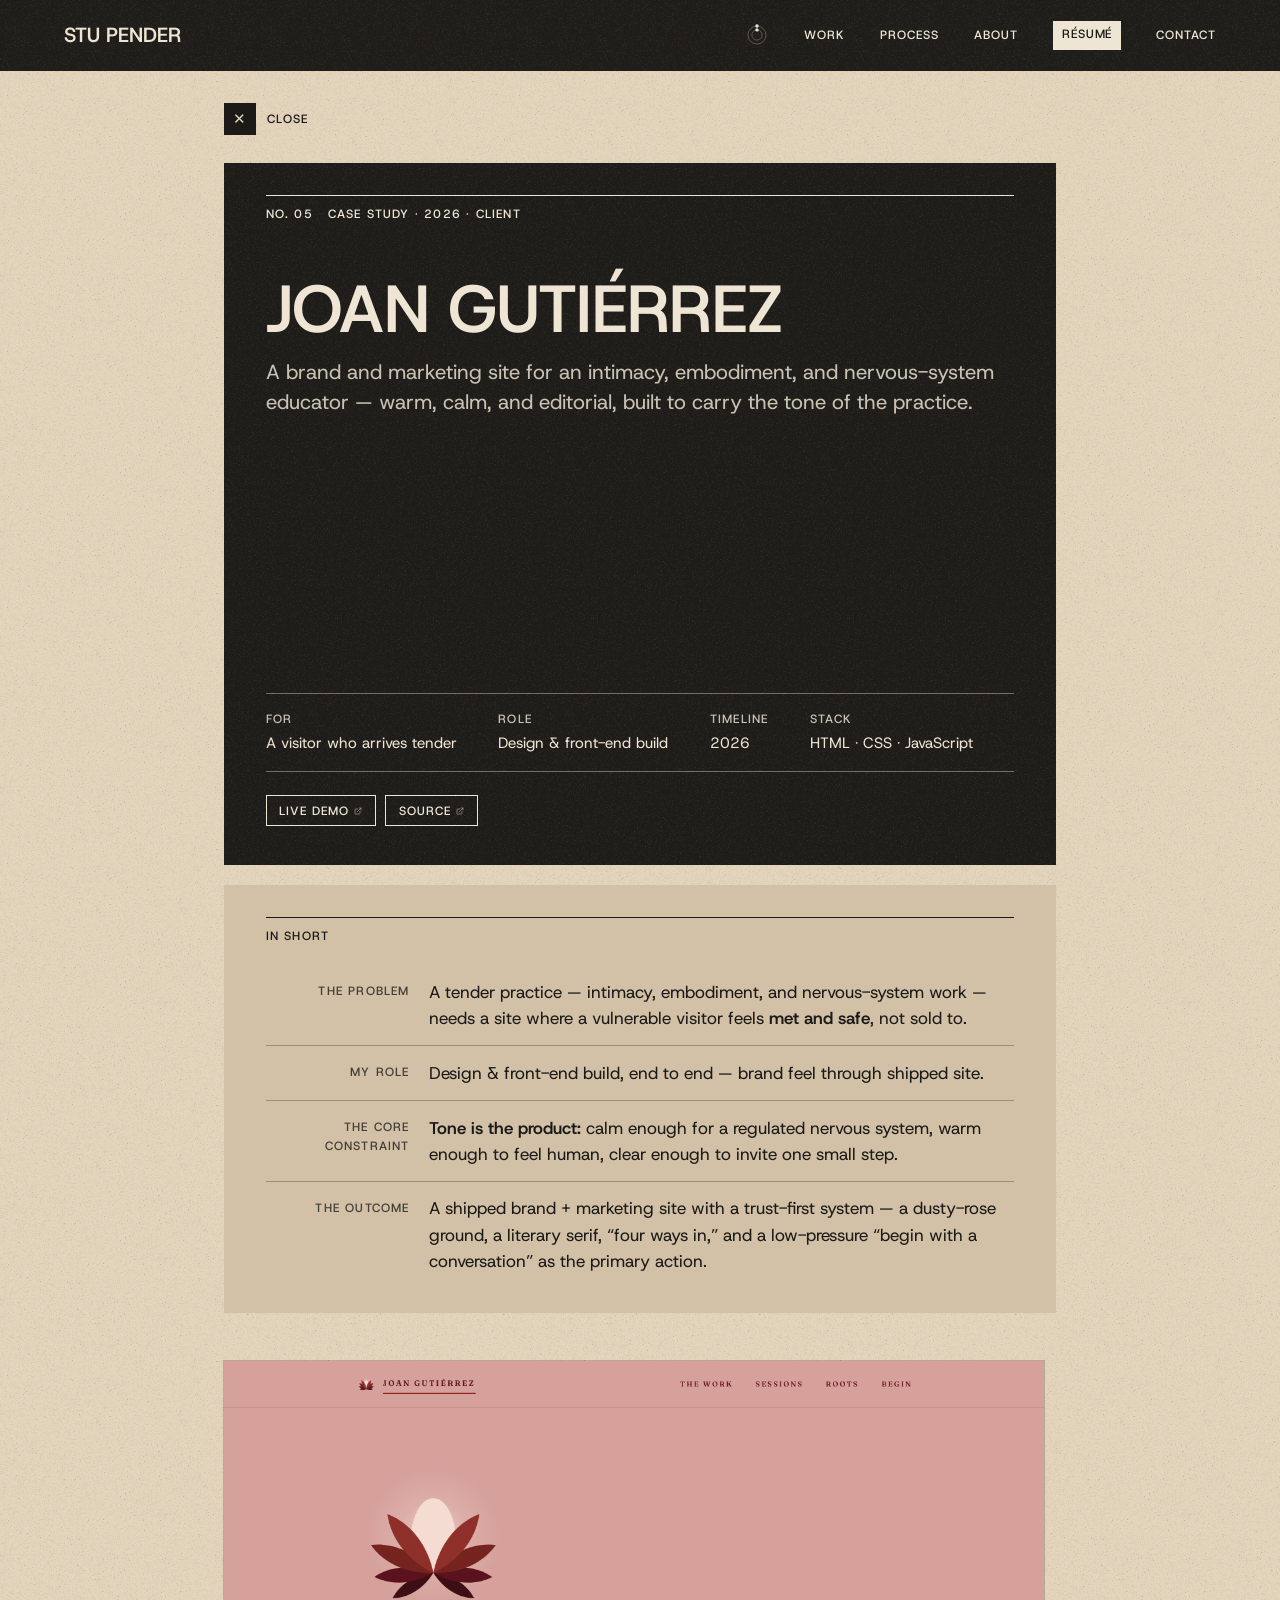
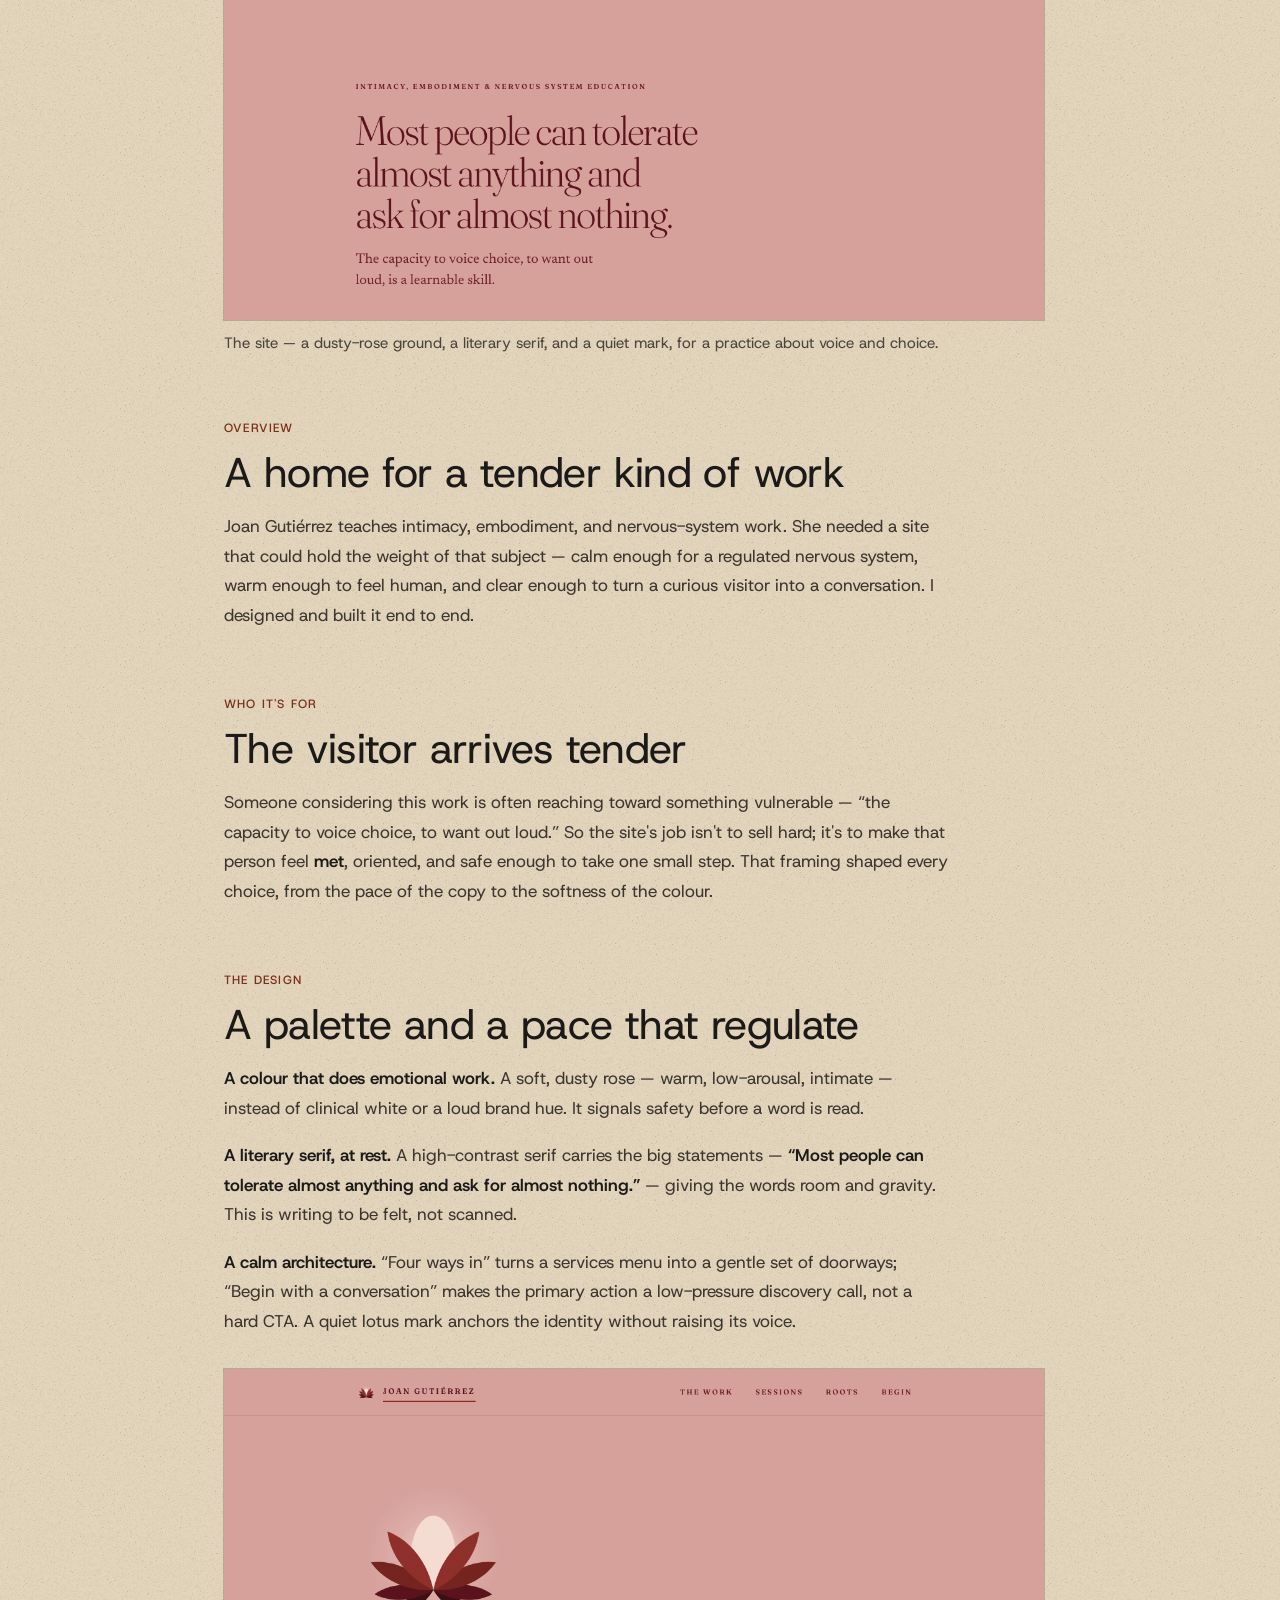
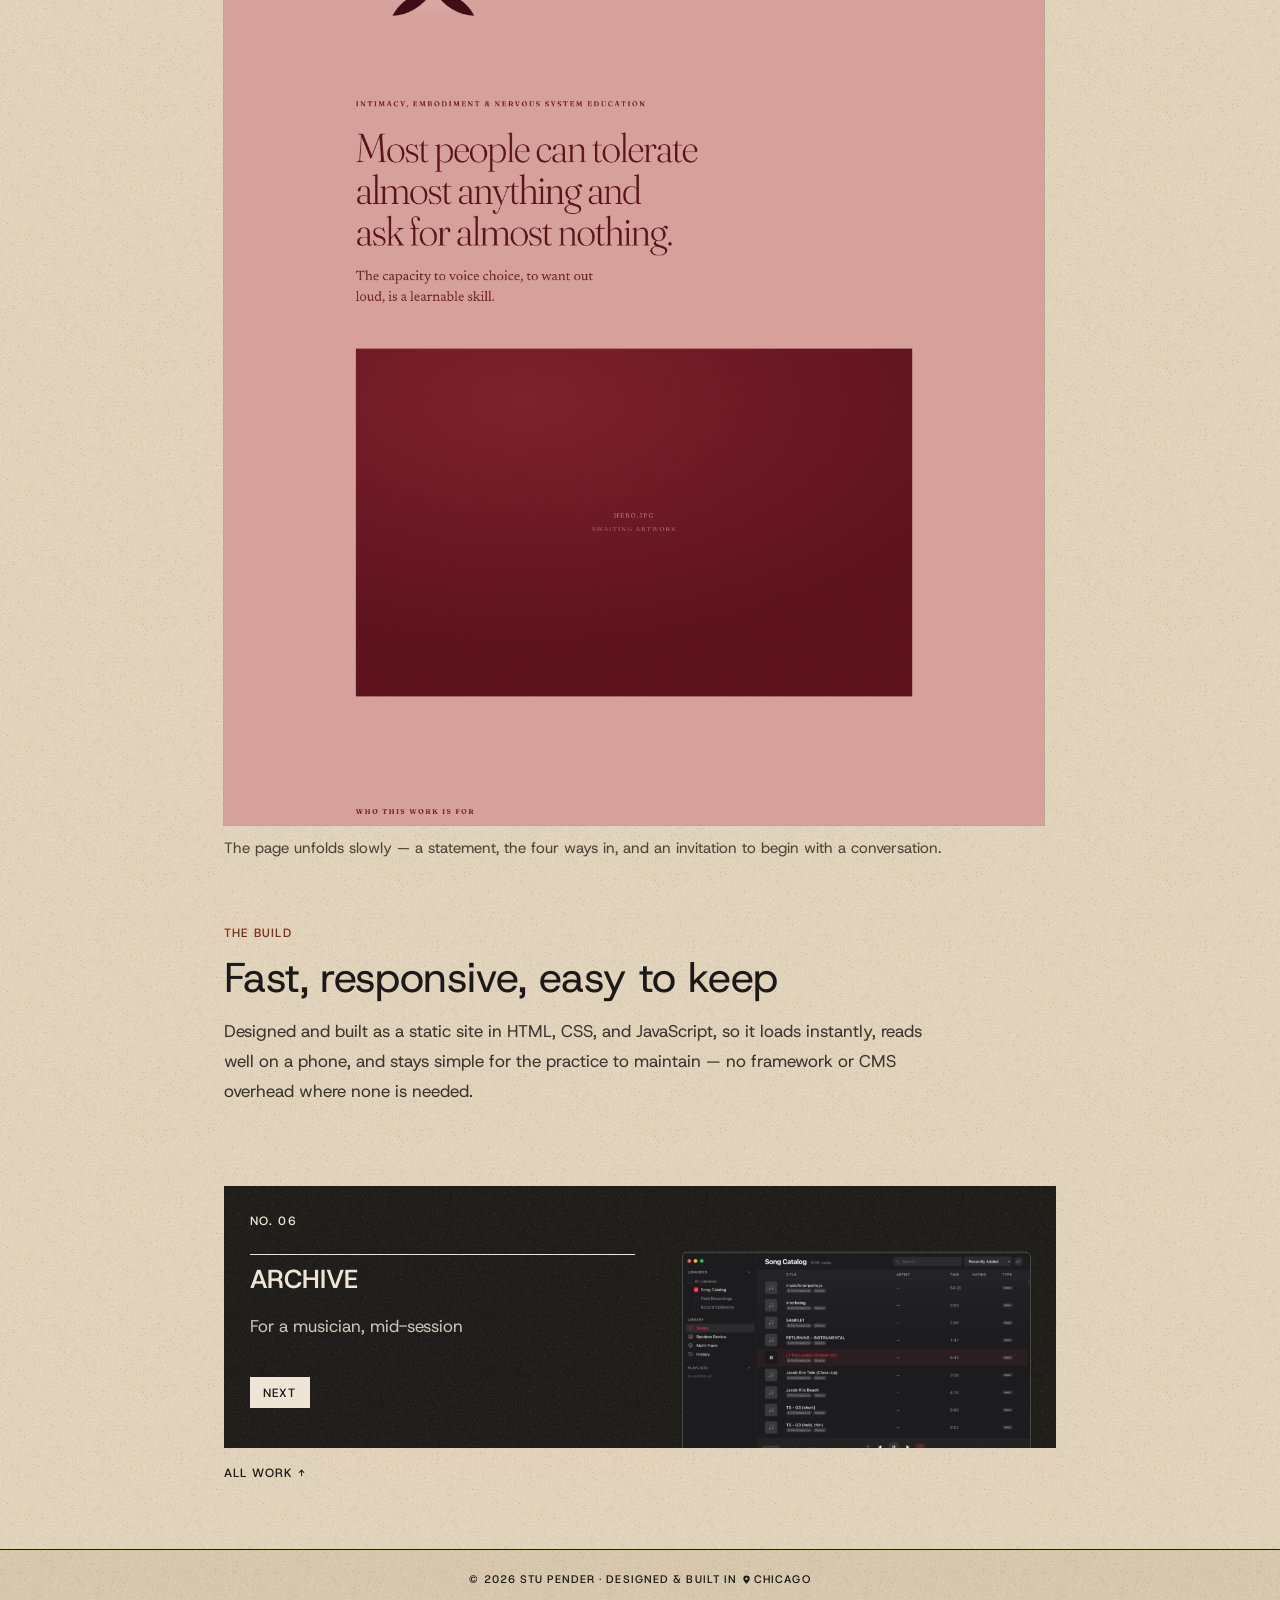
<file: joan-gutierrez.html>
<!DOCTYPE html>
<html lang="en" data-palette="paper">
<head>
    <meta charset="UTF-8">
    <meta name="viewport" content="width=device-width, initial-scale=1.0">
    <title>Case study — Joan Gutiérrez</title>
    <meta name="description" content="Case study: Joan Gutiérrez — a brand and marketing site for an intimacy, embodiment, and nervous-system educator. Design and build by Stu Pender.">

    <!-- Link previews (Open Graph + Twitter/X) -->
    <meta property="og:type" content="article">
    <meta property="og:site_name" content="Stu Pender">
    <meta property="og:title" content="Case study — Joan Gutiérrez">
    <meta property="og:description" content="Case study: Joan Gutiérrez — a brand and marketing site for an intimacy, embodiment, and nervous-system educator. Design and build by Stu Pender.">
    <meta property="og:url" content="https://stupender.github.io/joan-gutierrez.html">
    <meta property="og:image" content="https://stupender.github.io/images/og-card.png?v=20261019">
    <meta property="og:image:width" content="1200">
    <meta property="og:image:height" content="630">
    <meta property="og:image:alt" content="Stu Pender, product designer — “Building tools to support embodied presence,” beside a circle of lake water printed in one ink, over four black cards of his projects.">
    <meta name="twitter:card" content="summary_large_image">

    <link rel="icon" type="image/png" sizes="32x32" href="images/favicon-32.png?v=lake">
    <link rel="icon" type="image/png" sizes="192x192" href="images/favicon-192.png?v=lake">
    <link rel="apple-touch-icon" href="images/favicon-180.png?v=lake">

    <link rel="preconnect" href="https://fonts.googleapis.com">
    <link rel="preconnect" href="https://fonts.gstatic.com" crossorigin>
    <link href="https://fonts.googleapis.com/css2?family=Host+Grotesk:ital,wght@0,300..700;1,300..700&display=swap" rel="stylesheet">

    <link rel="stylesheet" href="styles.css?v=20261019">
</head>
<body>

    <header class="site-header">
        <a href="index.html" class="wordmark">Stu Pender</a>
        <div class="header-right">
            <button class="sound-toggle" aria-label="Play ambient sound" aria-pressed="false" title="Ambient sound — Music for Airports">
                <svg class="orbits" viewBox="0 0 40 40" aria-hidden="true"><circle class="ring" cx="20" cy="20" r="8.5"/><circle class="ring" cx="20" cy="20" r="15"/><g class="orb orb1"><circle class="dot" cx="20" cy="11.5" r="2.8"/></g><g class="orb orb2"><circle class="dot" cx="20" cy="5" r="2.8"/></g></svg>
            </button>
            <nav class="site-nav" id="site-nav" aria-label="Primary">
                <a href="index.html#work" data-hint="01 – 13">Work</a>
                <a href="index.html#process" data-hint="Listen · Design · Build">Process</a>
                <a href="index.html#about" data-hint="Chicago">About</a>
                <a href="resume.html" class="nav-page" data-hint="Experience">Résumé</a>
                <a href="index.html#contact" data-hint="Say hello">Contact</a>
            </nav>
            <button class="nav-toggle" aria-label="Open menu" aria-expanded="false" aria-controls="site-nav">
                <span></span><span></span><span></span>
            </button>
        </div>
    </header>

    <main id="top">
        <div class="cs-closebar no-print">
            <a class="cs-close" href="index.html#work" aria-label="Close — back to portfolio" title="Close — back to portfolio">
                <span class="cs-close-x" aria-hidden="true">&#10005;</span>
                <span>Close</span>
            </a>
        </div>
        <article class="cs" style="--field:var(--f-sage); --pair:var(--p-mauve)">

            <!-- ============ HERO ============ -->
            <header class="cs-head">
                <p class="eyebrow"><span class="cs-no">No. 05</span> Case study · 2026 · client</p>
                <h1 class="cs-title">Joan Gutiérrez</h1>
                <p class="cs-sub">
                    A brand and marketing site for an intimacy, embodiment, and nervous-system
                    educator — warm, calm, and editorial, built to carry the tone of the practice.
                </p>
                <dl class="cs-meta">
                    <div class="cs-meta-for"><dt>For</dt><dd>A visitor who arrives tender</dd></div>
                    <div><dt>Role</dt><dd>Design &amp; front-end build</dd></div>
                    <div><dt>Timeline</dt><dd>2026</dd></div>
                    <div><dt>Stack</dt><dd>HTML · CSS · JavaScript</dd></div>
                </dl>
                <p class="project-links process-links cs-toplinks">
                    <a href="https://joangutz.github.io/joangutierrez-website/" target="_blank" rel="noopener">Live demo</a>
                    <a href="https://github.com/joangutz/joangutierrez-website" target="_blank" rel="noopener">Source</a>
                </p>
            </header>

            <!-- ============ TL;DR ============ -->
            <div class="cs-tldr">
                <p class="eyebrow">In short</p>
                <dl>
                    <div>
                        <dt>The problem</dt>
                        <dd>A tender practice — intimacy, embodiment, and nervous-system work — needs a site where a vulnerable visitor feels <strong>met and safe</strong>, not sold to.</dd>
                    </div>
                    <div>
                        <dt>My role</dt>
                        <dd>Design &amp; front-end build, end to end — brand feel through shipped site.</dd>
                    </div>
                    <div>
                        <dt>The core constraint</dt>
                        <dd><strong>Tone is the product:</strong> calm enough for a regulated nervous system, warm enough to feel human, clear enough to invite one small step.</dd>
                    </div>
                    <div>
                        <dt>The outcome</dt>
                        <dd>A shipped brand + marketing site with a trust-first system — a dusty-rose ground, a literary serif, “four ways in,” and a low-pressure “begin with a conversation” as the primary action.</dd>
                    </div>
                </dl>
            </div>

            <figure class="cs-figure cs-figure--lead">
                <img src="images/projects/joan-gutierrez.png" alt="Joan Gutiérrez — the brand and marketing site">
                <figcaption class="cs-cap">The site — a dusty-rose ground, a literary serif, and a quiet mark, for a practice about voice and choice.</figcaption>
            </figure>

            <!-- ============ OVERVIEW ============ -->
            <section class="cs-section">
                <p class="eyebrow">Overview</p>
                <h2 class="cs-h2">A home for a tender kind of work</h2>
                <p class="cs-p">
                    Joan Gutiérrez teaches intimacy, embodiment, and nervous-system work. She needed
                    a site that could hold the weight of that subject — calm enough for a regulated
                    nervous system, warm enough to feel human, and clear enough to turn a curious
                    visitor into a conversation. I designed and built it end to end.
                </p>
            </section>

            <!-- ============ THE BRIEF ============ -->
            <section class="cs-section">
                <p class="eyebrow">Who it's for</p>
                <h2 class="cs-h2">The visitor arrives tender</h2>
                <p class="cs-p">
                    Someone considering this work is often reaching toward something vulnerable —
                    “the capacity to voice choice, to want out loud.” So the site's job isn't to sell
                    hard; it's to make that person feel <em>met</em>, oriented, and safe enough to
                    take one small step. That framing shaped every choice, from the pace of the copy
                    to the softness of the colour.
                </p>
            </section>

            <!-- ============ DESIGN APPROACH ============ -->
            <section class="cs-section">
                <p class="eyebrow">The design</p>
                <h2 class="cs-h2">A palette and a pace that regulate</h2>
                <p class="cs-p">
                    <strong>A colour that does emotional work.</strong> A soft, dusty rose — warm,
                    low-arousal, intimate — instead of clinical white or a loud brand hue. It signals
                    safety before a word is read.
                </p>
                <p class="cs-p">
                    <strong>A literary serif, at rest.</strong> A high-contrast serif carries the big
                    statements — <em>“Most people can tolerate almost anything and ask for almost
                    nothing.”</em> — giving the words room and gravity. This is writing to be felt,
                    not scanned.
                </p>
                <p class="cs-p">
                    <strong>A calm architecture.</strong> “Four ways in” turns a services menu into a
                    gentle set of doorways; “Begin with a conversation” makes the primary action a
                    low-pressure discovery call, not a hard CTA. A quiet lotus mark anchors the
                    identity without raising its voice.
                </p>
                <figure class="cs-figure">
                    <img src="images/case-study/joan-full.png" alt="More of the Joan Gutiérrez site — statement, offerings, and the invitation to begin">
                    <figcaption class="cs-cap">The page unfolds slowly — a statement, the four ways in, and an invitation to begin with a conversation.</figcaption>
                </figure>
            </section>

            <!-- ============ BUILD ============ -->
            <section class="cs-section">
                <p class="eyebrow">The build</p>
                <h2 class="cs-h2">Fast, responsive, easy to keep</h2>
                <p class="cs-p">
                    Designed and built as a static site in HTML, CSS, and JavaScript, so it loads
                    instantly, reads well on a phone, and stays simple for the practice to maintain —
                    no framework or CMS overhead where none is needed.
                </p>
            </section>


            <nav class="cs-next no-print" aria-label="More work">
                <a class="cs-next-link" href="archive-case-study.html" style="--field:var(--f-saffron)">
                    <span class="cs-next-label">No. 06</span>
                    <span class="cs-next-name">Archive</span>
                    <span class="cs-next-for">For a musician, mid-session</span>
                    <span class="cs-next-go blk">Next</span>
                    <span class="cs-next-img cs-next-img--window"><img src="images/thumbs/archive.png" alt="" width="640" height="400" loading="lazy"></span>
                </a>
                <a class="cs-next-all" href="index.html#work">All work <span aria-hidden="true">↑</span></a>
            </nav>
        </article>
    </main>

    <footer class="site-footer">
        <p>© <span id="year"></span> Stu Pender · Designed &amp; built in <span class="pin" aria-hidden="true"></span>Chicago</p>
    </footer>

    <script src="script.js?v=20261019"></script>
</body>
</html>
</file>
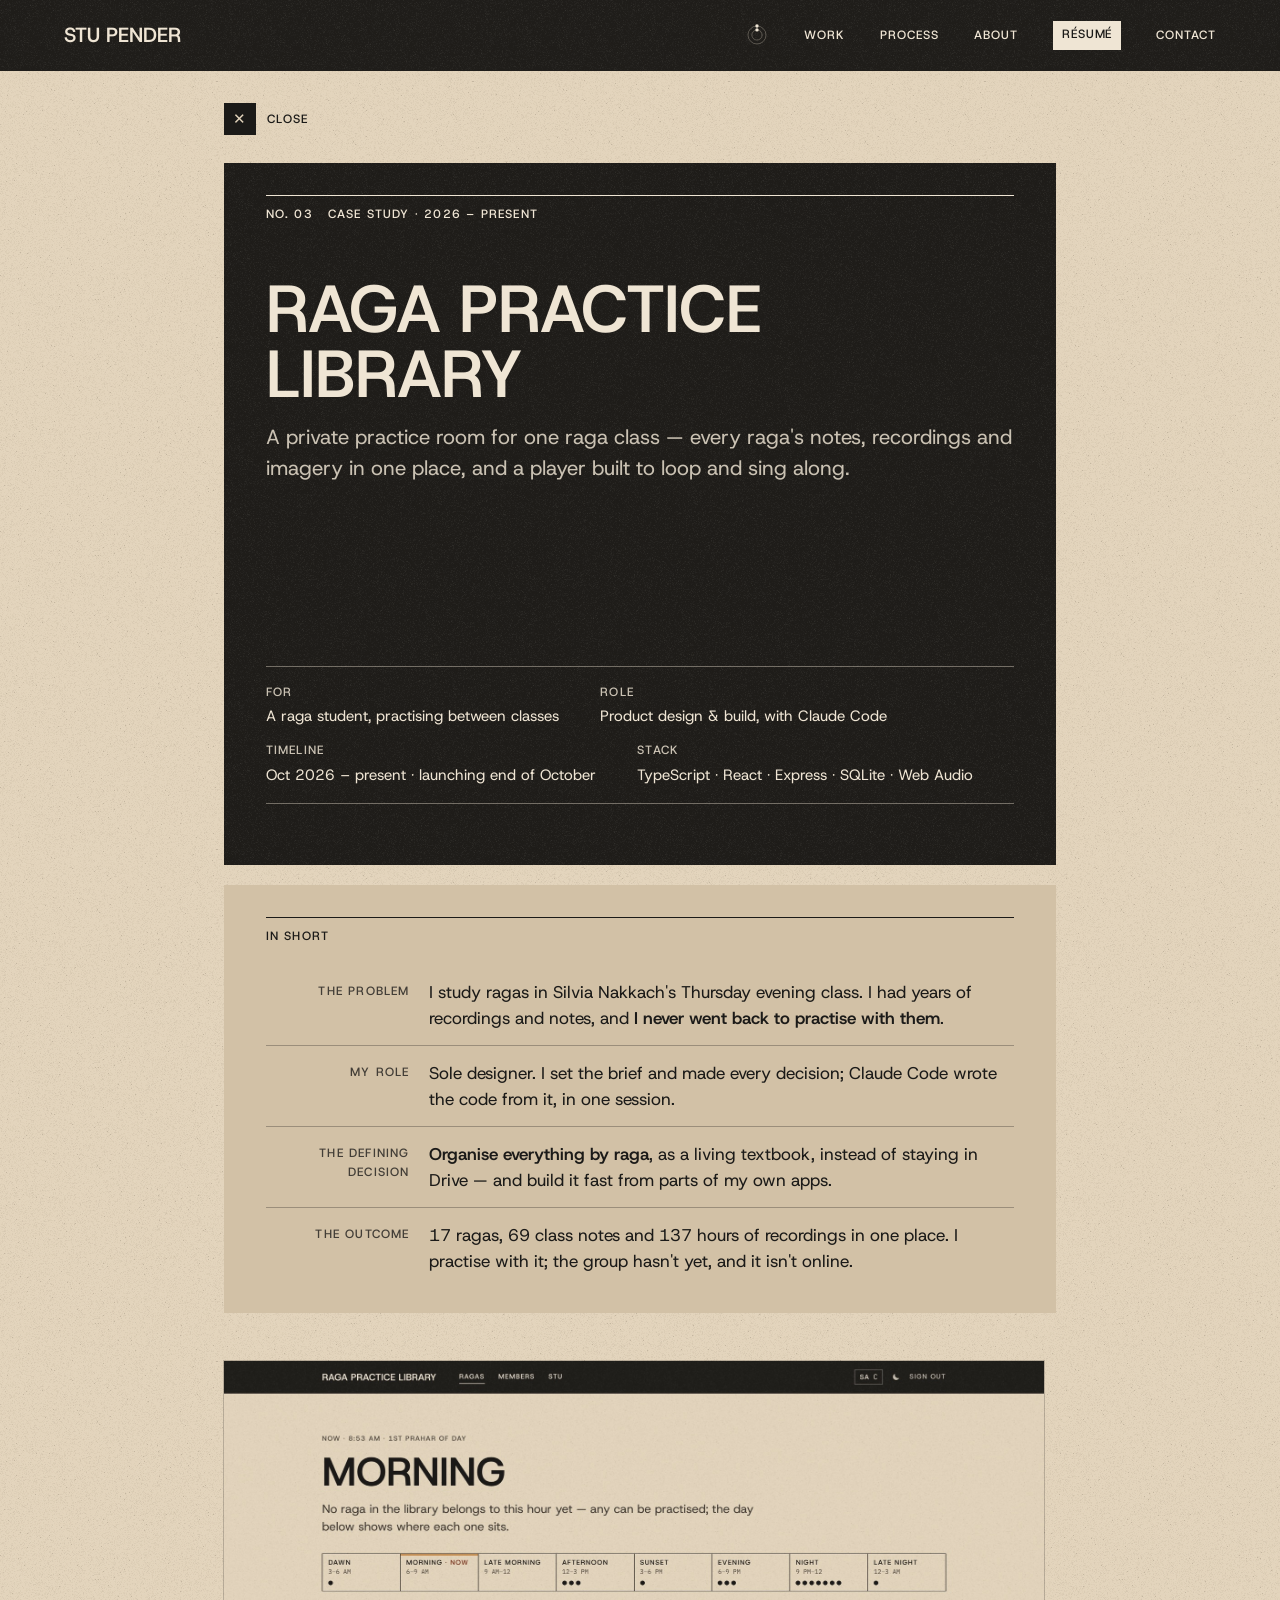
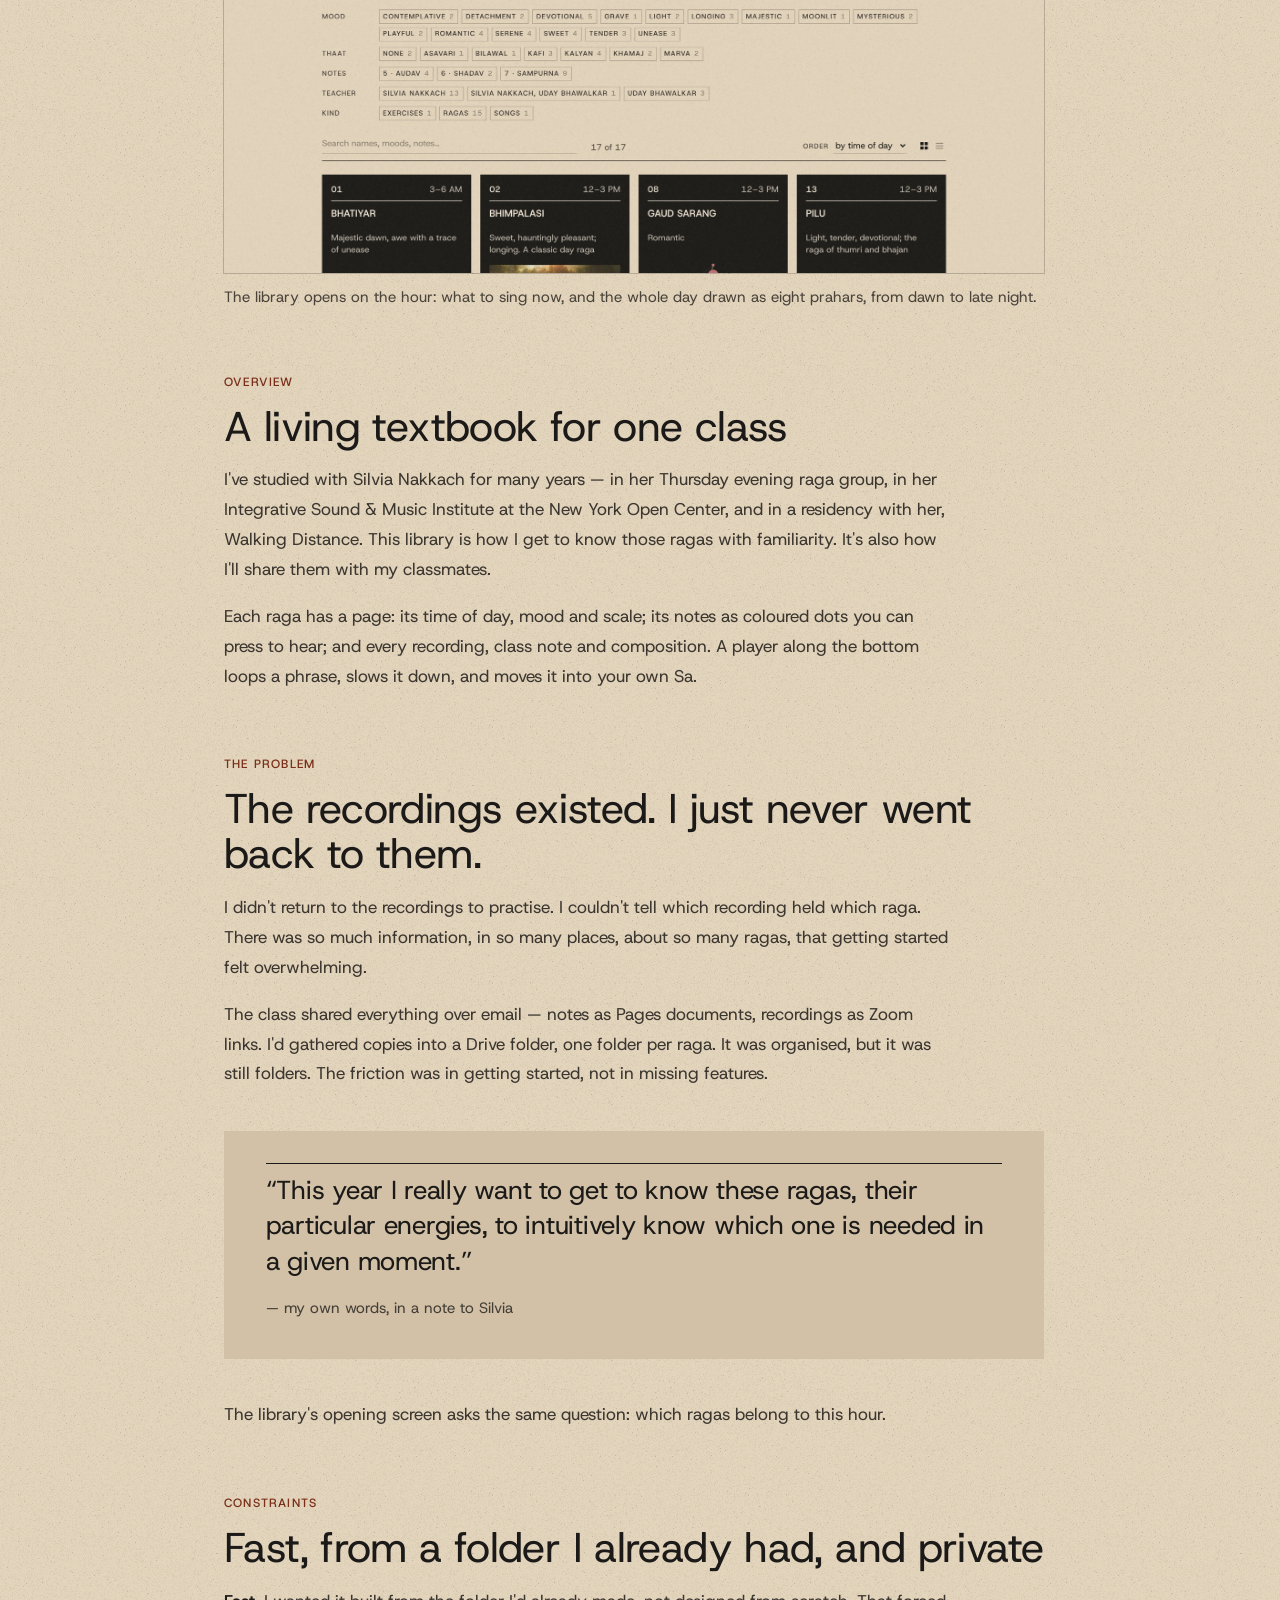
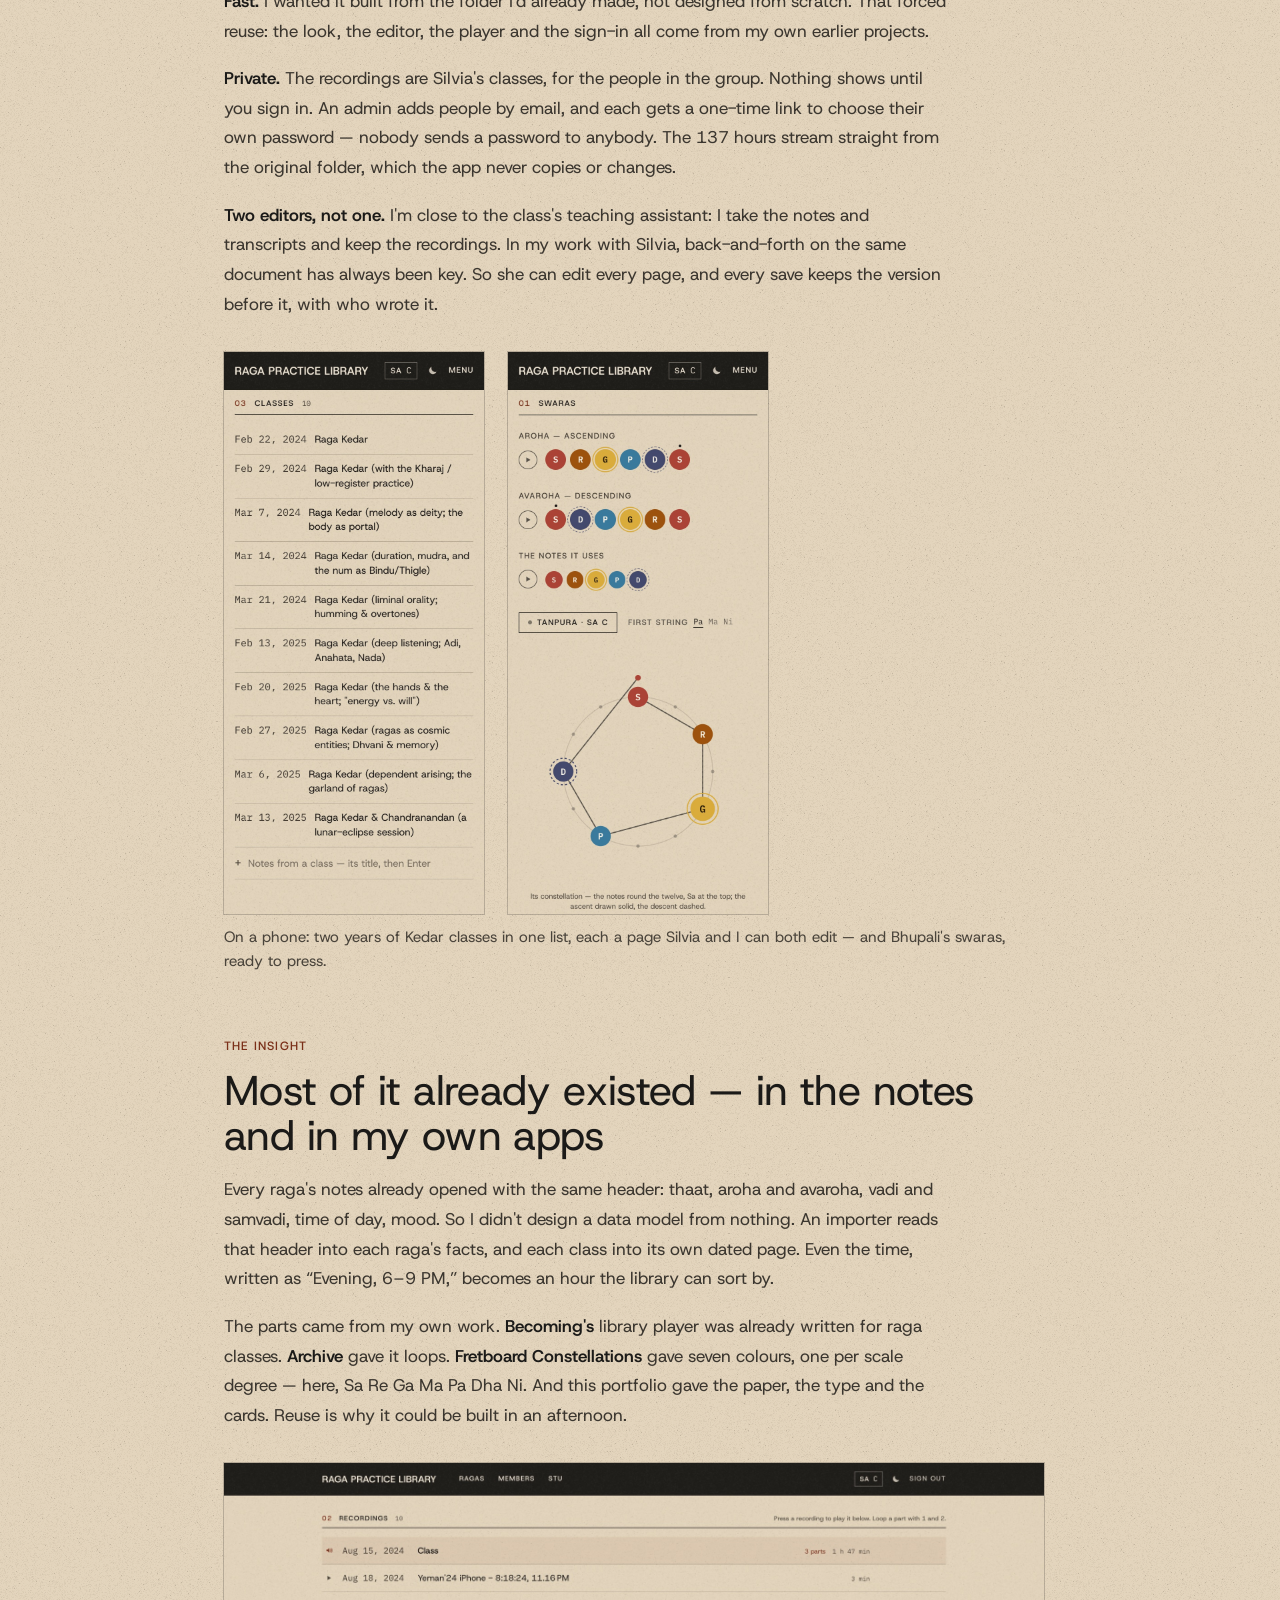
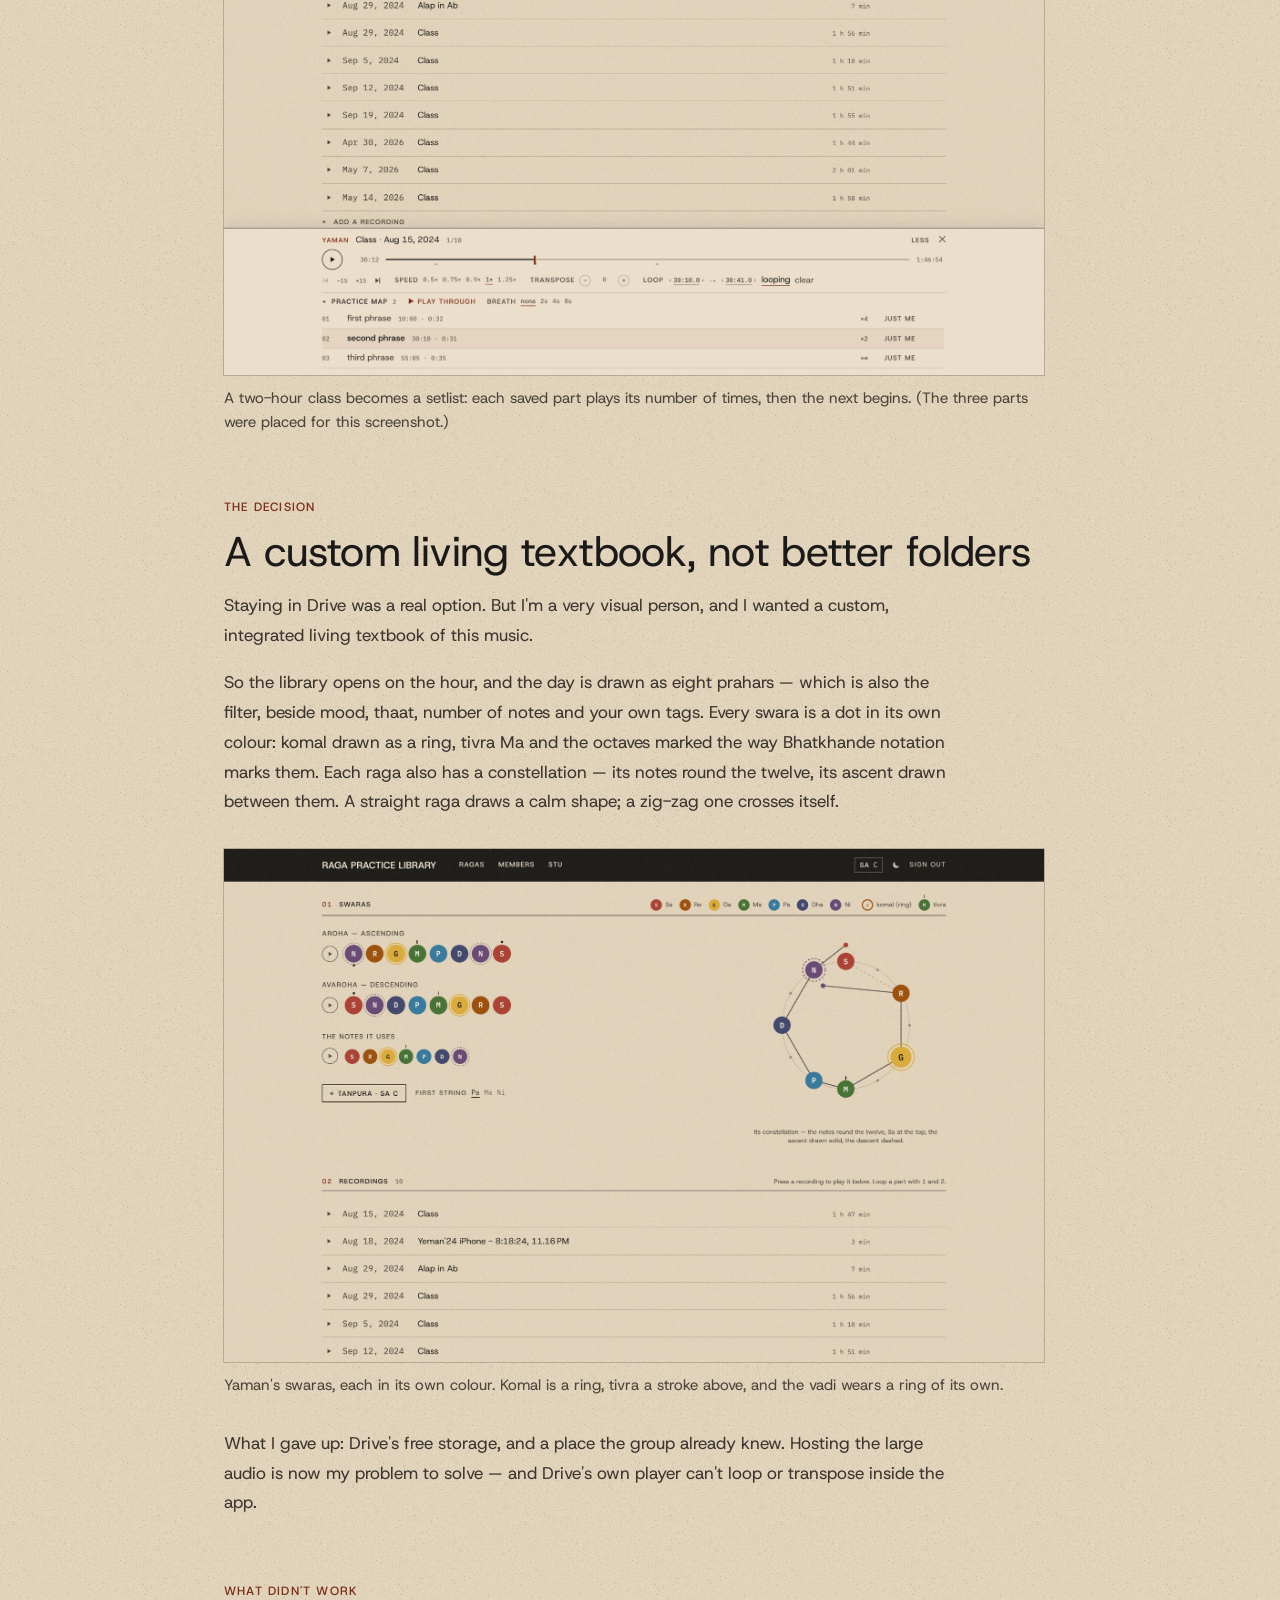
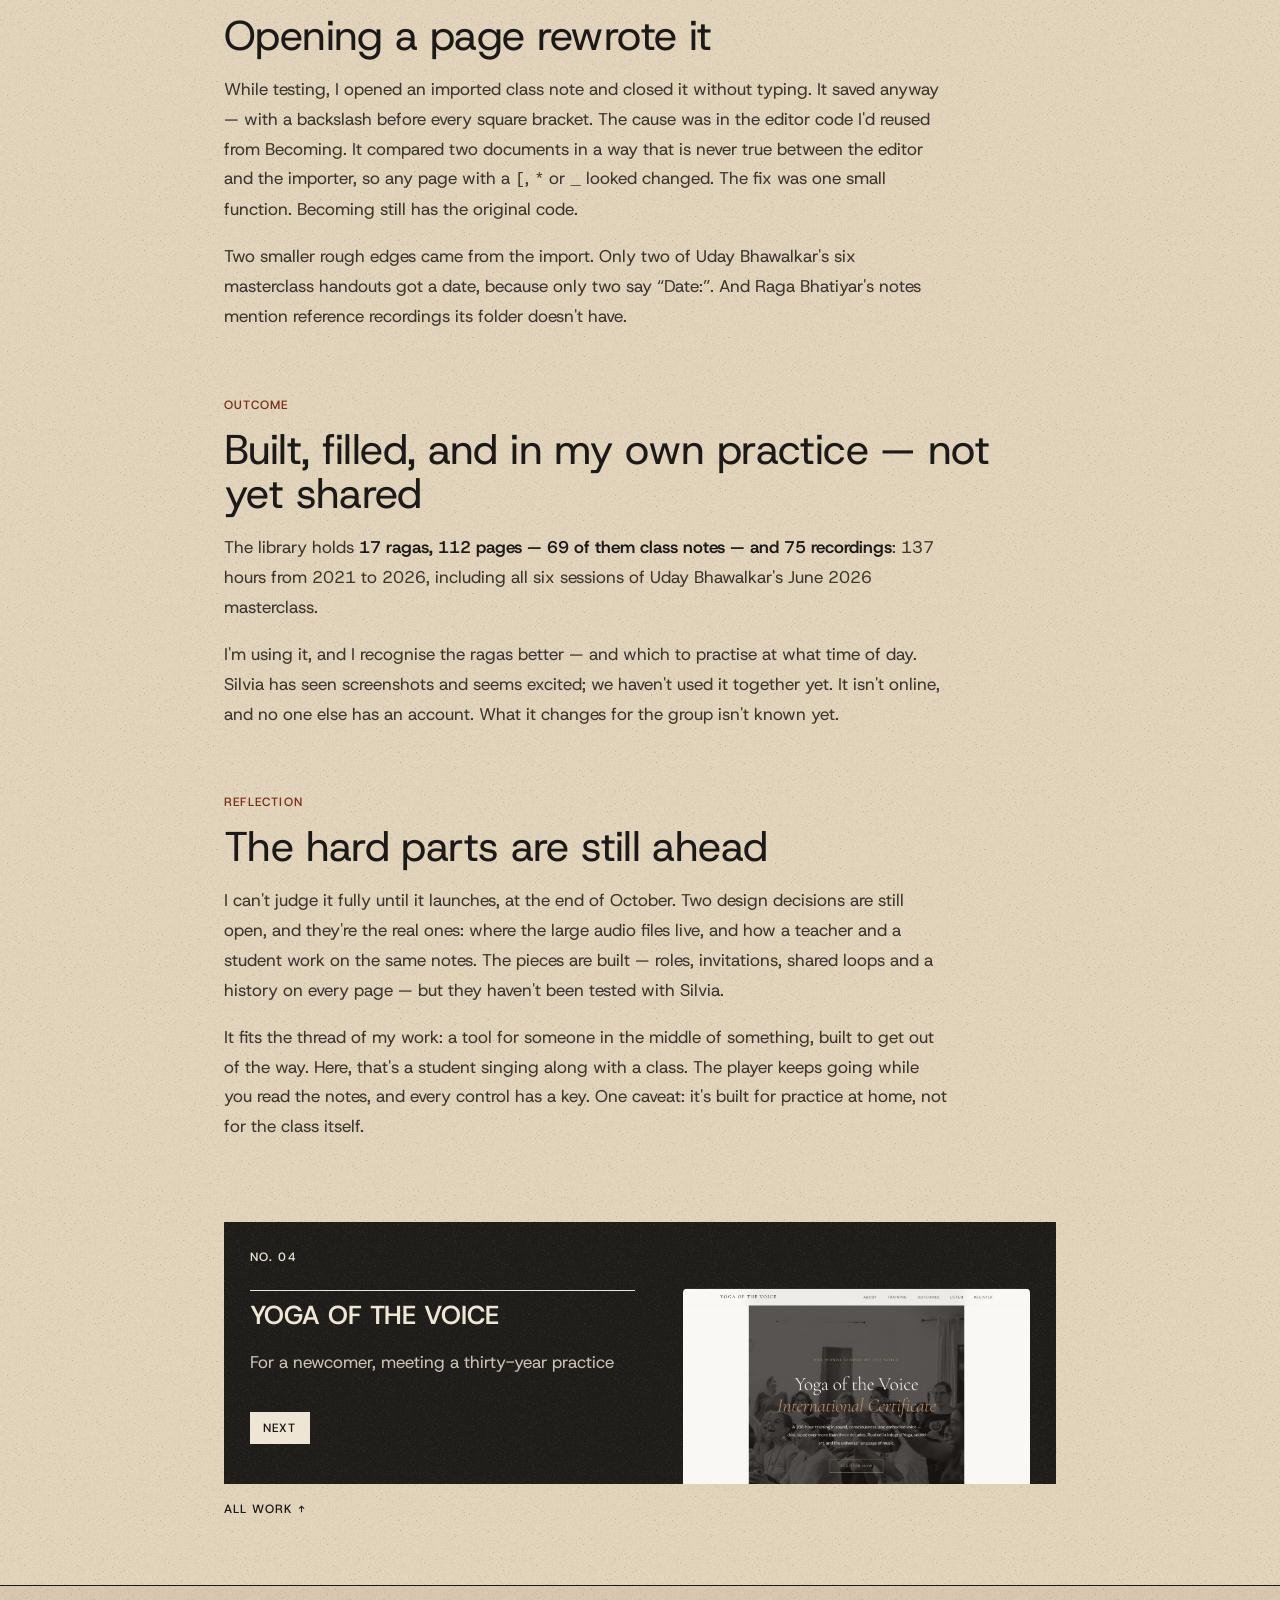
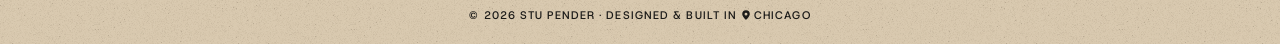
<file: raga-practice-library.html>
<!DOCTYPE html>
<html lang="en" data-palette="paper">
<head>
    <meta charset="UTF-8">
    <meta name="viewport" content="width=device-width, initial-scale=1.0">
    <title>Case study — Raga Practice Library</title>
    <meta name="description" content="Case study: Raga Practice Library — a private practice room for Silvia Nakkach's raga class, with every raga's notes, recordings and imagery in one place, and a player built to loop and sing along. Product design and build by Stu Pender.">

    <!-- Link previews (Open Graph + Twitter/X) -->
    <meta property="og:type" content="article">
    <meta property="og:site_name" content="Stu Pender">
    <meta property="og:title" content="Case study — Raga Practice Library">
    <meta property="og:description" content="Case study: Raga Practice Library — a private practice room for Silvia Nakkach's raga class, with every raga's notes, recordings and imagery in one place, and a player built to loop and sing along. Product design and build by Stu Pender.">
    <meta property="og:url" content="https://stupender.github.io/raga-practice-library.html">
    <meta property="og:image" content="https://stupender.github.io/images/og-card.png?v=20261019">
    <meta property="og:image:width" content="1200">
    <meta property="og:image:height" content="630">
    <meta property="og:image:alt" content="Stu Pender, product designer — “Building tools to support embodied presence,” beside a circle of lake water printed in one ink, over four black cards of his projects.">
    <meta name="twitter:card" content="summary_large_image">

    <link rel="icon" type="image/png" sizes="32x32" href="images/favicon-32.png?v=lake">
    <link rel="icon" type="image/png" sizes="192x192" href="images/favicon-192.png?v=lake">
    <link rel="apple-touch-icon" href="images/favicon-180.png?v=lake">

    <link rel="preconnect" href="https://fonts.googleapis.com">
    <link rel="preconnect" href="https://fonts.gstatic.com" crossorigin>
    <link href="https://fonts.googleapis.com/css2?family=Host+Grotesk:ital,wght@0,300..700;1,300..700&display=swap" rel="stylesheet">

    <link rel="stylesheet" href="styles.css?v=20261019">
</head>
<body>

    <header class="site-header">
        <a href="index.html" class="wordmark">Stu Pender</a>
        <div class="header-right">
            <button class="sound-toggle" aria-label="Play ambient sound" aria-pressed="false" title="Ambient sound — Music for Airports">
                <svg class="orbits" viewBox="0 0 40 40" aria-hidden="true"><circle class="ring" cx="20" cy="20" r="8.5"/><circle class="ring" cx="20" cy="20" r="15"/><g class="orb orb1"><circle class="dot" cx="20" cy="11.5" r="2.8"/></g><g class="orb orb2"><circle class="dot" cx="20" cy="5" r="2.8"/></g></svg>
            </button>
            <nav class="site-nav" id="site-nav" aria-label="Primary">
                <a href="index.html#work" data-hint="01 – 13">Work</a>
                <a href="index.html#process" data-hint="Listen · Design · Build">Process</a>
                <a href="index.html#about" data-hint="Chicago">About</a>
                <a href="resume.html" class="nav-page" data-hint="Experience">Résumé</a>
                <a href="index.html#contact" data-hint="Say hello">Contact</a>
            </nav>
            <button class="nav-toggle" aria-label="Open menu" aria-expanded="false" aria-controls="site-nav">
                <span></span><span></span><span></span>
            </button>
        </div>
    </header>

    <main id="top">
        <div class="cs-closebar no-print">
            <a class="cs-close" href="index.html#work" aria-label="Close — back to portfolio" title="Close — back to portfolio">
                <span class="cs-close-x" aria-hidden="true">&#10005;</span>
                <span>Close</span>
            </a>
        </div>
        <article class="cs" style="--field:var(--f-sage); --pair:var(--p-mauve)">

            <!-- ============ HERO ============ -->
            <header class="cs-head">
                <p class="eyebrow"><span class="cs-no">No. 03</span> Case study · 2026 – present</p>
                <h1 class="cs-title">Raga Practice Library</h1>
                <p class="cs-sub">
                    A private practice room for one raga class — every raga's notes, recordings and
                    imagery in one place, and a player built to loop and sing along.
                </p>
                <dl class="cs-meta">
                    <div class="cs-meta-for"><dt>For</dt><dd>A raga student, practising between classes</dd></div>
                    <div><dt>Role</dt><dd>Product design &amp; build, with Claude Code</dd></div>
                    <div><dt>Timeline</dt><dd>Oct 2026 – present · launching end of October</dd></div>
                    <div><dt>Stack</dt><dd>TypeScript · React · Express · SQLite · Web Audio</dd></div>
                </dl>
            </header>

            <!-- ============ TL;DR ============ -->
            <div class="cs-tldr">
                <p class="eyebrow">In short</p>
                <dl>
                    <div>
                        <dt>The problem</dt>
                        <dd>I study ragas in Silvia Nakkach's Thursday evening class. I had years of recordings and notes, and <strong>I never went back to practise with them</strong>.</dd>
                    </div>
                    <div>
                        <dt>My role</dt>
                        <dd>Sole designer. I set the brief and made every decision; Claude Code wrote the code from it, in one session.</dd>
                    </div>
                    <div>
                        <dt>The defining decision</dt>
                        <dd><strong>Organise everything by raga</strong>, as a living textbook, instead of staying in Drive — and build it fast from parts of my own apps.</dd>
                    </div>
                    <div>
                        <dt>The outcome</dt>
                        <dd>17 ragas, 69 class notes and 137 hours of recordings in one place. I practise with it; the group hasn't yet, and it isn't online.</dd>
                    </div>
                </dl>
            </div>

            <figure class="cs-figure cs-figure--lead">
                <img src="images/case-study/raga-library.jpg" alt="The library at 8:51 PM: the word Evening, ragas for this hour — Bhupali, Kedar and Yaman — then the day drawn as eight prahars from dawn to late night, and filters for mood, thaat, notes, teacher and kind">
                <figcaption class="cs-cap">The library opens on the hour: what to sing now, and the whole day drawn as eight prahars, from dawn to late night.</figcaption>
            </figure>

            <!-- ============ OVERVIEW ============ -->
            <section class="cs-section">
                <p class="eyebrow">Overview</p>
                <h2 class="cs-h2">A living textbook for one class</h2>
                <p class="cs-p">
                    I've studied with Silvia Nakkach for many years — in her Thursday evening raga
                    group, in her Integrative Sound &amp; Music Institute at the New York Open Center,
                    and in a residency with her, Walking Distance. This library is how I get to know
                    those ragas with familiarity. It's also how I'll share them with my classmates.
                </p>
                <p class="cs-p">
                    Each raga has a page: its time of day, mood and scale; its notes as coloured dots
                    you can press to hear; and every recording, class note and composition. A player
                    along the bottom loops a phrase, slows it down, and moves it into your own Sa.
                </p>
            </section>

            <!-- ============ PROBLEM ============ -->
            <section class="cs-section">
                <p class="eyebrow">The problem</p>
                <h2 class="cs-h2">The recordings existed. I just never went back to them.</h2>
                <p class="cs-p">
                    I didn't return to the recordings to practise. I couldn't tell which recording
                    held which raga. There was so much information, in so many places, about so many
                    ragas, that getting started felt overwhelming.
                </p>
                <p class="cs-p">
                    The class shared everything over email — notes as Pages documents, recordings as
                    Zoom links. I'd gathered copies into a Drive folder, one folder per raga. It was
                    organised, but it was still folders. The friction was in getting started, not in
                    missing features.
                </p>
                <blockquote class="cs-quote">
                    <p>“This year I really want to get to know these ragas, their particular energies, to intuitively know which one is needed in a given moment.”</p>
                    <cite>— my own words, in a note to Silvia</cite>
                </blockquote>
                <p class="cs-p">
                    The library's opening screen asks the same question: which ragas belong to this hour.
                </p>
            </section>

            <!-- ============ CONSTRAINTS ============ -->
            <section class="cs-section">
                <p class="eyebrow">Constraints</p>
                <h2 class="cs-h2">Fast, from a folder I already had, and private</h2>
                <p class="cs-p">
                    <strong>Fast.</strong> I wanted it built from the folder I'd already made, not
                    designed from scratch. That forced reuse: the look, the editor, the player and the
                    sign-in all come from my own earlier projects.
                </p>
                <p class="cs-p">
                    <strong>Private.</strong> The recordings are Silvia's classes, for the people in
                    the group. Nothing shows until you sign in. An admin adds people by email, and each
                    gets a one-time link to choose their own password — nobody sends a password to
                    anybody. The 137 hours stream straight from the original folder, which the app
                    never copies or changes.
                </p>
                <p class="cs-p">
                    <strong>Two editors, not one.</strong> I'm close to the class's teaching
                    assistant: I take the notes and transcripts and keep the recordings. In my work
                    with Silvia, back-and-forth on the same document has always been key. So she can
                    edit every page, and every save keeps the version before it, with who wrote it.
                </p>
                <figure class="cs-figure cs-figure--pair">
                    <div class="cs-pair">
                        <img src="images/case-study/raga-classes-phone.jpg" alt="On a phone: Kedar's ten class notes listed by date, two series a year apart, from February 2024 to March 2025">
                        <img src="images/case-study/raga-swaras-phone.jpg" alt="On a phone: Bhupali's aroha and avaroha as coloured swara dots, each with a play button">
                    </div>
                    <figcaption class="cs-cap">On a phone: two years of Kedar classes in one list, each a page Silvia and I can both edit — and Bhupali's swaras, ready to press.</figcaption>
                </figure>
            </section>

            <!-- ============ INSIGHT ============ -->
            <section class="cs-section">
                <p class="eyebrow">The insight</p>
                <h2 class="cs-h2">Most of it already existed — in the notes and in my own apps</h2>
                <p class="cs-p">
                    Every raga's notes already opened with the same header: thaat, aroha and avaroha,
                    vadi and samvadi, time of day, mood. So I didn't design a data model from nothing.
                    An importer reads that header into each raga's facts, and each class into its own
                    dated page. Even the time, written as “Evening, 6–9 PM,” becomes an hour the
                    library can sort by.
                </p>
                <p class="cs-p">
                    The parts came from my own work. <strong>Becoming's</strong> library player was
                    already written for raga classes. <strong>Archive</strong> gave it loops.
                    <strong>Fretboard Constellations</strong> gave seven colours, one per scale degree —
                    here, Sa Re Ga Ma Pa Dha Ni. And this portfolio gave the paper, the type and the
                    cards. Reuse is why it could be built in an afternoon.
                </p>
                <figure class="cs-figure">
                    <img src="images/case-study/raga-practice-map.jpg" alt="Yaman's recordings with the player docked below: a two-hour class, its loop marked, and a practice map of three saved parts with how many times each plays">
                    <figcaption class="cs-cap">A two-hour class becomes a setlist: each saved part plays its number of times, then the next begins. (The three parts were placed for this screenshot.)</figcaption>
                </figure>
            </section>

            <!-- ============ DECISION ============ -->
            <section class="cs-section">
                <p class="eyebrow">The decision</p>
                <h2 class="cs-h2">A custom living textbook, not better folders</h2>
                <p class="cs-p">
                    Staying in Drive was a real option. But I'm a very visual person, and I wanted a
                    custom, integrated living textbook of this music.
                </p>
                <p class="cs-p">
                    So the library opens on the hour, and the day is drawn as eight prahars — which is
                    also the filter, beside mood, thaat, number of notes and your own tags. Every swara
                    is a dot in its own colour: komal drawn as a ring, tivra Ma and the octaves marked
                    the way Bhatkhande notation marks them. Each raga also has a constellation — its
                    notes round the twelve, its ascent drawn between them. A straight raga draws a calm
                    shape; a zig-zag one crosses itself.
                </p>
                <figure class="cs-figure">
                    <img src="images/case-study/raga-swaras.jpg" alt="Yaman's aroha, avaroha and scale as rows of coloured swara dots with play buttons, a tanpura control, and its constellation: seven notes round a circle, joined by the ascent">
                    <figcaption class="cs-cap">Yaman's swaras, each in its own colour. Komal is a ring, tivra a stroke above, and the vadi wears a ring of its own.</figcaption>
                </figure>
                <p class="cs-p">
                    What I gave up: Drive's free storage, and a place the group already knew. Hosting
                    the large audio is now my problem to solve — and Drive's own player can't loop or
                    transpose inside the app.
                </p>
            </section>

            <!-- ============ WHAT DIDN'T WORK ============ -->
            <section class="cs-section">
                <p class="eyebrow">What didn't work</p>
                <h2 class="cs-h2">Opening a page rewrote it</h2>
                <p class="cs-p">
                    While testing, I opened an imported class note and closed it without typing. It
                    saved anyway — with a backslash before every square bracket. The cause was in the
                    editor code I'd reused from Becoming. It compared two documents in a way that is
                    never true between the editor and the importer, so any page with a <code>[</code>,
                    <code>*</code> or <code>_</code> looked changed. The fix was one small function.
                    Becoming still has the original code.
                </p>
                <p class="cs-p">
                    Two smaller rough edges came from the import. Only two of Uday Bhawalkar's six
                    masterclass handouts got a date, because only two say “Date:”. And Raga Bhatiyar's
                    notes mention reference recordings its folder doesn't have.
                </p>
            </section>

            <!-- ============ OUTCOME ============ -->
            <section class="cs-section">
                <p class="eyebrow">Outcome</p>
                <h2 class="cs-h2">Built, filled, and in my own practice — not yet shared</h2>
                <p class="cs-p">
                    The library holds <strong>17 ragas, 112 pages — 69 of them class notes — and 75
                    recordings</strong>: 137 hours from 2021 to 2026, including all six sessions of
                    Uday Bhawalkar's June 2026 masterclass.
                </p>
                <p class="cs-p">
                    I'm using it, and I recognise the ragas better — and which to practise at what
                    time of day. Silvia has seen screenshots and seems excited; we haven't used it
                    together yet. It isn't online, and no one else has an account. What it changes for
                    the group isn't known yet.
                </p>
            </section>

            <!-- ============ REFLECTION ============ -->
            <section class="cs-section">
                <p class="eyebrow">Reflection</p>
                <h2 class="cs-h2">The hard parts are still ahead</h2>
                <p class="cs-p">
                    I can't judge it fully until it launches, at the end of October. Two design
                    decisions are still open, and they're the real ones: where the large audio files
                    live, and how a teacher and a student work on the same notes. The pieces are
                    built — roles, invitations, shared loops and a history on every page — but they
                    haven't been tested with Silvia.
                </p>
                <p class="cs-p">
                    It fits the thread of my work: a tool for someone in the middle of something,
                    built to get out of the way. Here, that's a student singing along with a class. The
                    player keeps going while you read the notes, and every control has a key. One
                    caveat: it's built for practice at home, not for the class itself.
                </p>
            </section>

            <nav class="cs-next no-print" aria-label="More work">
                <a class="cs-next-link" href="yoga-of-the-voice.html" style="--field:var(--f-terracotta)">
                    <span class="cs-next-label">No. 04</span>
                    <span class="cs-next-name">Yoga of the Voice</span>
                    <span class="cs-next-for">For a newcomer, meeting a thirty-year practice</span>
                    <span class="cs-next-go blk">Next</span>
                    <span class="cs-next-img"><img src="images/thumbs/vox.jpg" alt="" width="640" height="436" loading="lazy"></span>
                </a>
                <a class="cs-next-all" href="index.html#work">All work <span aria-hidden="true">↑</span></a>
            </nav>
        </article>
    </main>

    <footer class="site-footer">
        <p>© <span id="year"></span> Stu Pender · Designed &amp; built in <span class="pin" aria-hidden="true"></span>Chicago</p>
    </footer>

    <script src="script.js?v=20261019"></script>
</body>
</html>
</file>
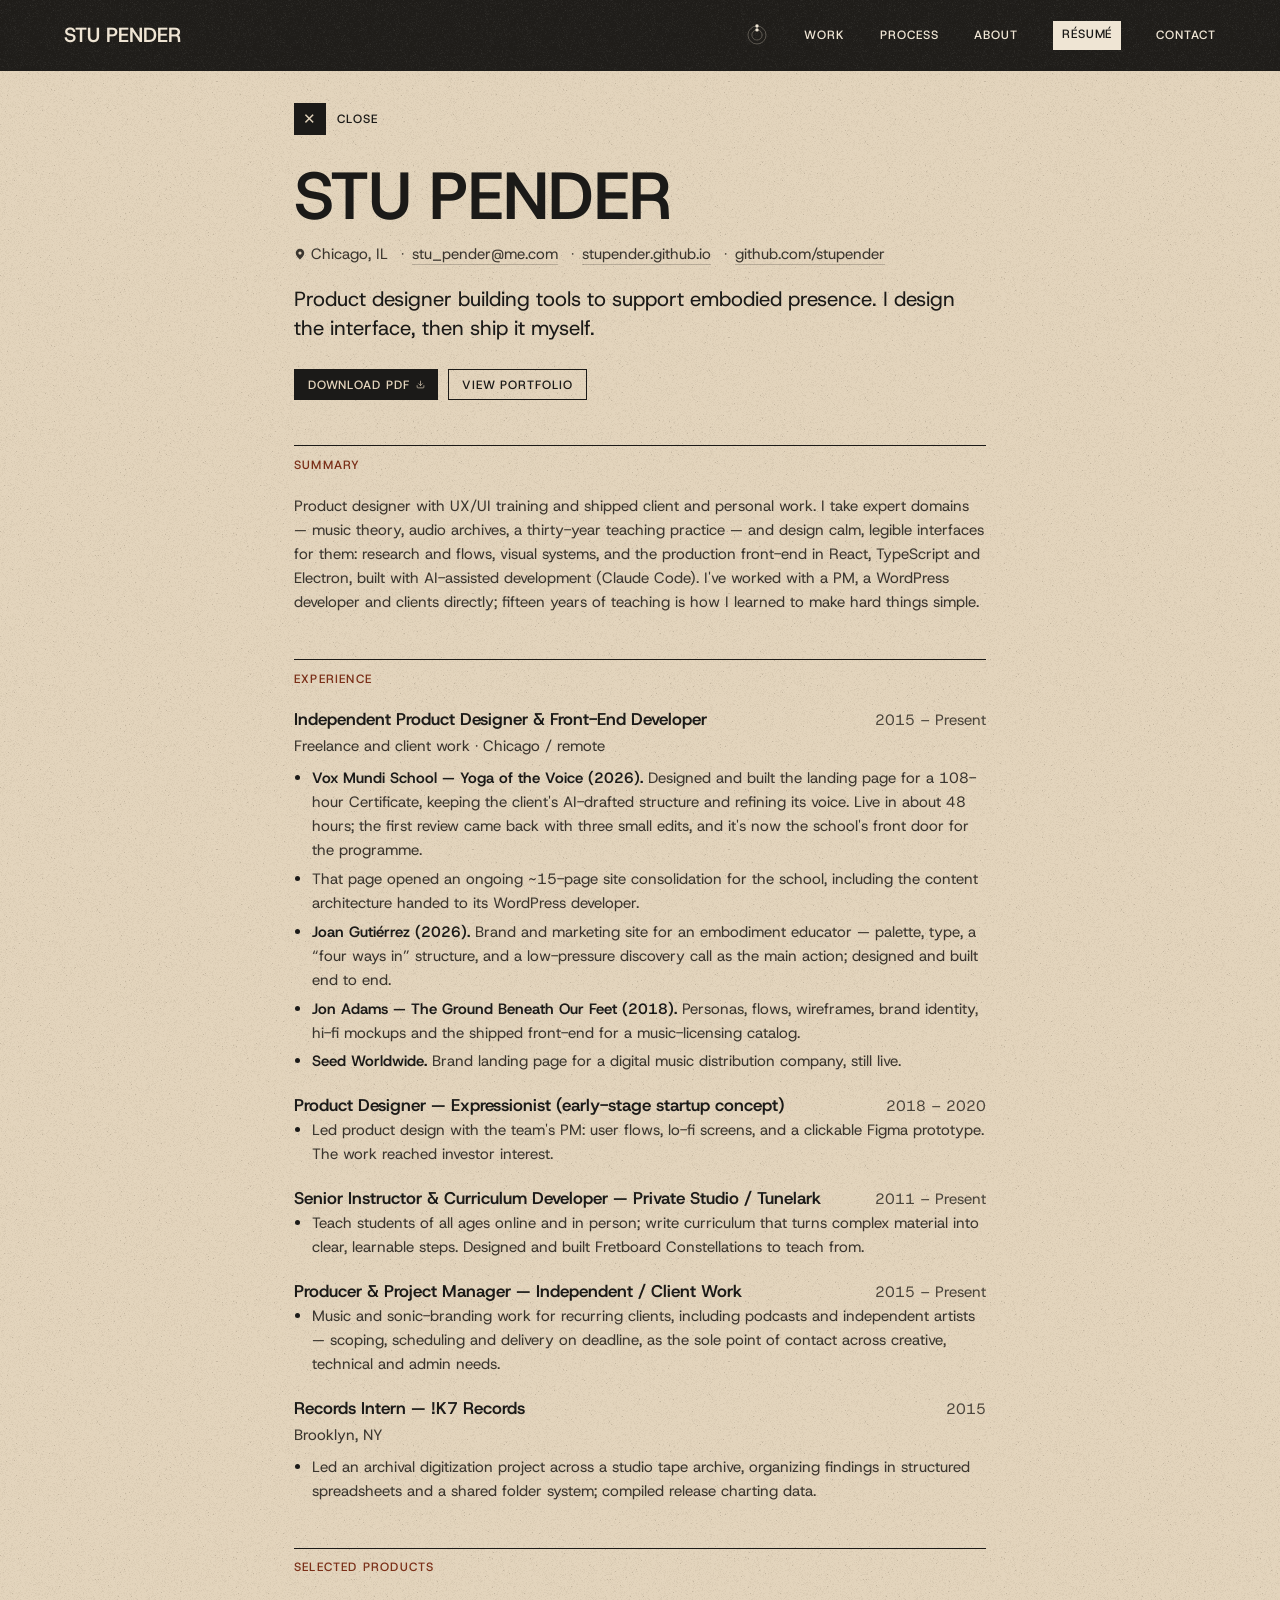
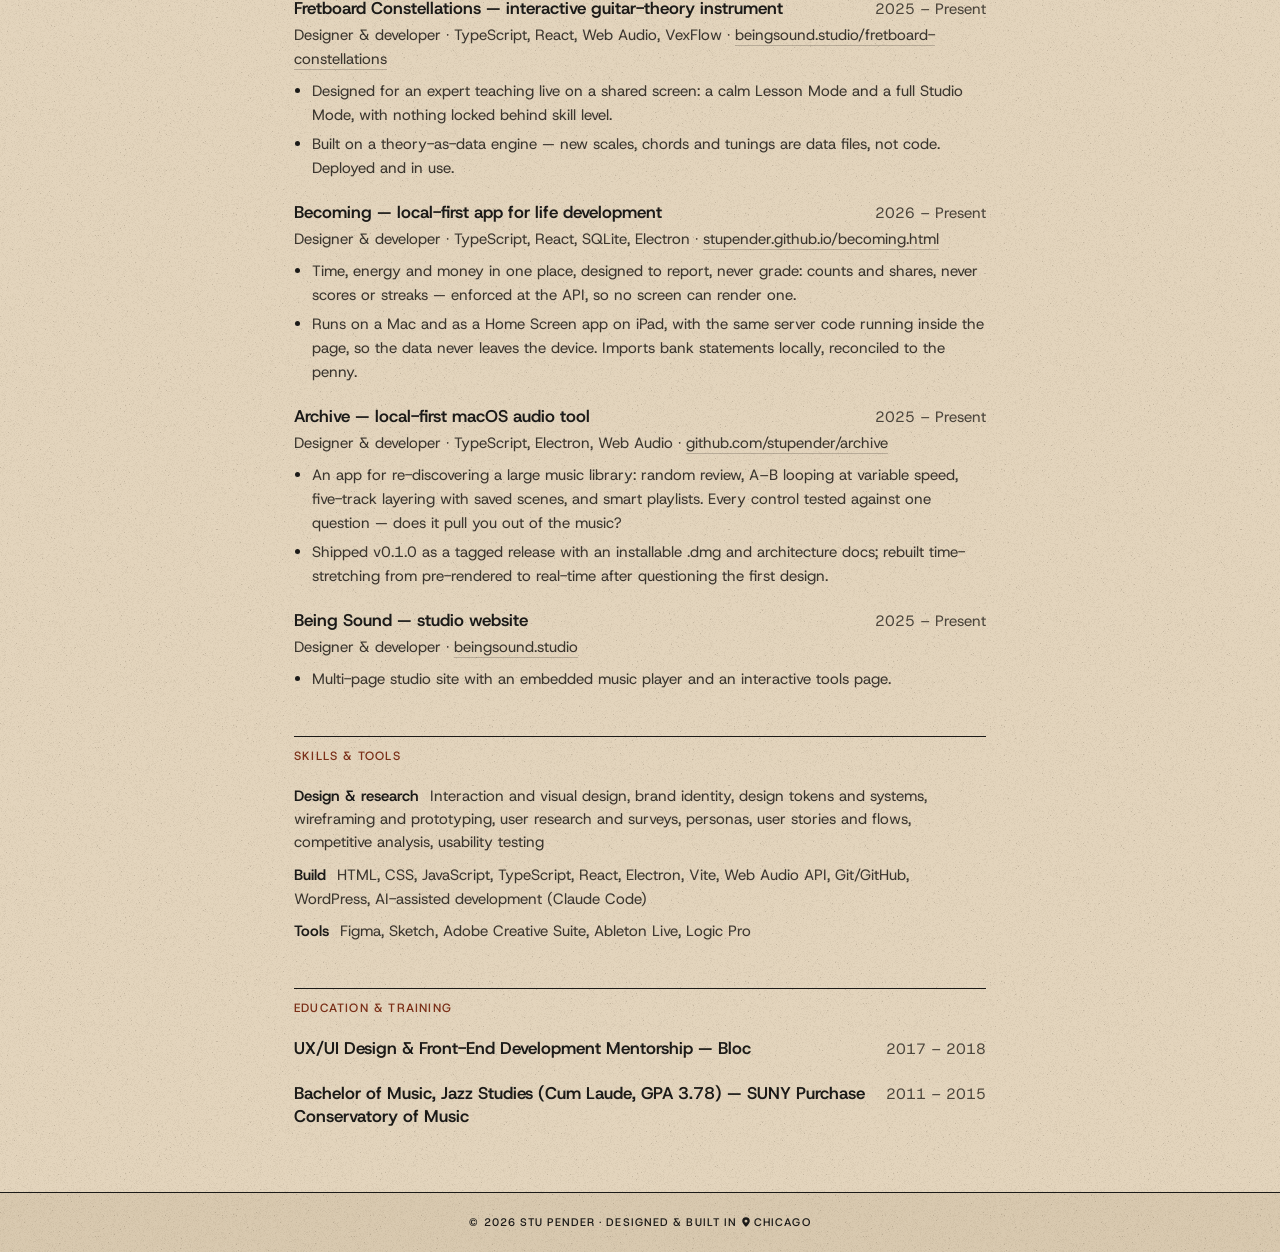
<file: resume.html>
<!DOCTYPE html>
<html lang="en" data-palette="paper">
<head>
    <meta charset="UTF-8">
    <meta name="viewport" content="width=device-width, initial-scale=1.0">
    <title>Résumé — Stu Pender</title>
    <meta name="description" content="Résumé of Stu Pender — product designer in Chicago who designs and builds: UX/UI, visual design, and front-end with AI-assisted development.">

    <!-- Link previews (Open Graph + Twitter/X) -->
    <meta property="og:type" content="article">
    <meta property="og:site_name" content="Stu Pender">
    <meta property="og:title" content="Résumé — Stu Pender">
    <meta property="og:description" content="Résumé of Stu Pender — product designer in Chicago who designs and builds: UX/UI, visual design, and front-end with AI-assisted development.">
    <meta property="og:url" content="https://stupender.github.io/resume.html">
    <meta property="og:image" content="https://stupender.github.io/images/og-card.png?v=20261019">
    <meta property="og:image:width" content="1200">
    <meta property="og:image:height" content="630">
    <meta property="og:image:alt" content="Stu Pender, product designer — “Building tools to support embodied presence,” beside a circle of lake water printed in one ink, over four black cards of his projects.">
    <meta name="twitter:card" content="summary_large_image">

    <link rel="icon" type="image/png" sizes="32x32" href="images/favicon-32.png?v=lake">
    <link rel="icon" type="image/png" sizes="192x192" href="images/favicon-192.png?v=lake">
    <link rel="apple-touch-icon" href="images/favicon-180.png?v=lake">

    <link rel="preconnect" href="https://fonts.googleapis.com">
    <link rel="preconnect" href="https://fonts.gstatic.com" crossorigin>
    <link href="https://fonts.googleapis.com/css2?family=Host+Grotesk:ital,wght@0,300..700;1,300..700&display=swap" rel="stylesheet">

    <link rel="stylesheet" href="styles.css?v=20261019">
</head>
<body>

    <header class="site-header no-print">
        <a href="index.html" class="wordmark">Stu Pender</a>
        <div class="header-right">
            <button class="sound-toggle" aria-label="Play ambient sound" aria-pressed="false" title="Ambient sound — Music for Airports">
                <svg class="orbits" viewBox="0 0 40 40" aria-hidden="true"><circle class="ring" cx="20" cy="20" r="8.5"/><circle class="ring" cx="20" cy="20" r="15"/><g class="orb orb1"><circle class="dot" cx="20" cy="11.5" r="2.8"/></g><g class="orb orb2"><circle class="dot" cx="20" cy="5" r="2.8"/></g></svg>
            </button>
            <nav class="site-nav" id="site-nav" aria-label="Primary">
                <a href="index.html#work" data-hint="01 – 13">Work</a>
                <a href="index.html#process" data-hint="Listen · Design · Build">Process</a>
                <a href="index.html#about" data-hint="Chicago">About</a>
                <a href="resume.html" class="nav-page" data-hint="Experience">Résumé</a>
                <a href="index.html#contact" data-hint="Say hello">Contact</a>
            </nav>
            <button class="nav-toggle" aria-label="Open menu" aria-expanded="false" aria-controls="site-nav">
                <span></span><span></span><span></span>
            </button>
        </div>
    </header>

    <main id="top">
        <div class="cs-closebar no-print">
            <a class="cs-close" href="index.html#work" aria-label="Close — back to portfolio" title="Close — back to portfolio">
                <span class="cs-close-x" aria-hidden="true">&#10005;</span>
                <span>Close</span>
            </a>
        </div>
        <article class="resume">

            <h1 class="resume-name">Stu Pender</h1>
            <p class="resume-contact">
                <span class="pin" aria-hidden="true"></span>Chicago, IL
                <span class="sep">·</span><a href="mailto:stu_pender@me.com">stu_pender@me.com</a>
                <span class="sep">·</span><a href="https://stupender.github.io" target="_blank" rel="noopener">stupender.github.io</a>
                <span class="sep">·</span><a href="https://github.com/stupender" target="_blank" rel="noopener">github.com/stupender</a>
            </p>
            <p class="resume-tagline">
                Product designer building tools to support embodied presence.
                I design the interface, then ship it myself.
            </p>
            <div class="resume-actions no-print">
                <a href="Stu-Pender-Resume.pdf" class="btn btn-primary" download>Download PDF</a>
                <a href="index.html" class="btn">View portfolio</a>
            </div>

            <!-- SUMMARY -->
            <section class="resume-section">
                <p class="eyebrow">Summary</p>
                <p class="resume-summary">
                    Product designer with UX/UI training and shipped client and personal work.
                    I take expert domains — music theory, audio archives, a thirty-year teaching
                    practice — and design calm, legible interfaces for them: research and flows,
                    visual systems, and the production front-end in React, TypeScript and Electron,
                    built with AI-assisted development (Claude Code). I've worked with a PM, a
                    WordPress developer and clients directly; fifteen years of teaching is how I
                    learned to make hard things simple.
                </p>
            </section>

            <!-- EXPERIENCE -->
            <section class="resume-section">
                <p class="eyebrow">Experience</p>

                <div class="resume-entry">
                    <div class="resume-entry-head">
                        <h3 class="resume-entry-title">Independent Product Designer &amp; Front-End Developer</h3>
                        <span class="resume-entry-date">2015 – Present</span>
                    </div>
                    <p class="resume-entry-meta">Freelance and client work · Chicago / remote</p>
                    <ul>
                        <li><strong>Vox Mundi School — Yoga of the Voice (2026).</strong> Designed and built the landing page for a 108-hour Certificate, keeping the client's AI-drafted structure and refining its voice. Live in about 48 hours; the first review came back with three small edits, and it's now the school's front door for the programme.</li>
                        <li>That page opened an ongoing ~15-page site consolidation for the school, including the content architecture handed to its WordPress developer.</li>
                        <li><strong>Joan Gutiérrez (2026).</strong> Brand and marketing site for an embodiment educator — palette, type, a “four ways in” structure, and a low-pressure discovery call as the main action; designed and built end to end.</li>
                        <li><strong>Jon Adams — The Ground Beneath Our Feet (2018).</strong> Personas, flows, wireframes, brand identity, hi-fi mockups and the shipped front-end for a music-licensing catalog.</li>
                        <li><strong>Seed Worldwide.</strong> Brand landing page for a digital music distribution company, still live.</li>
                    </ul>
                </div>

                <div class="resume-entry">
                    <div class="resume-entry-head">
                        <h3 class="resume-entry-title">Product Designer — Expressionist (early-stage startup concept)</h3>
                        <span class="resume-entry-date">2018 – 2020</span>
                    </div>
                    <ul>
                        <li>Led product design with the team's PM: user flows, lo-fi screens, and a clickable Figma prototype. The work reached investor interest.</li>
                    </ul>
                </div>

                <div class="resume-entry">
                    <div class="resume-entry-head">
                        <h3 class="resume-entry-title">Senior Instructor &amp; Curriculum Developer — Private Studio / Tunelark</h3>
                        <span class="resume-entry-date">2011 – Present</span>
                    </div>
                    <ul>
                        <li>Teach students of all ages online and in person; write curriculum that turns complex material into clear, learnable steps. Designed and built Fretboard Constellations to teach from.</li>
                    </ul>
                </div>

                <div class="resume-entry">
                    <div class="resume-entry-head">
                        <h3 class="resume-entry-title">Producer &amp; Project Manager — Independent / Client Work</h3>
                        <span class="resume-entry-date">2015 – Present</span>
                    </div>
                    <ul>
                        <li>Music and sonic-branding work for recurring clients, including podcasts and independent artists — scoping, scheduling and delivery on deadline, as the sole point of contact across creative, technical and admin needs.</li>
                    </ul>
                </div>

                <div class="resume-entry">
                    <div class="resume-entry-head">
                        <h3 class="resume-entry-title">Records Intern — !K7 Records</h3>
                        <span class="resume-entry-date">2015</span>
                    </div>
                    <p class="resume-entry-meta">Brooklyn, NY</p>
                    <ul>
                        <li>Led an archival digitization project across a studio tape archive, organizing findings in structured spreadsheets and a shared folder system; compiled release charting data.</li>
                    </ul>
                </div>
            </section>

            <!-- SELECTED PRODUCTS -->
            <section class="resume-section">
                <p class="eyebrow">Selected products</p>

                <div class="resume-entry">
                    <div class="resume-entry-head">
                        <h3 class="resume-entry-title">Fretboard Constellations — interactive guitar-theory instrument</h3>
                        <span class="resume-entry-date">2025 – Present</span>
                    </div>
                    <p class="resume-entry-meta">Designer &amp; developer · TypeScript, React, Web Audio, VexFlow · <a href="https://beingsound.studio/fretboard-constellations/" target="_blank" rel="noopener">beingsound.studio/fretboard-constellations</a></p>
                    <ul>
                        <li>Designed for an expert teaching live on a shared screen: a calm Lesson Mode and a full Studio Mode, with nothing locked behind skill level.</li>
                        <li>Built on a theory-as-data engine — new scales, chords and tunings are data files, not code. Deployed and in use.</li>
                    </ul>
                </div>

                <div class="resume-entry">
                    <div class="resume-entry-head">
                        <h3 class="resume-entry-title">Becoming — local-first app for life development</h3>
                        <span class="resume-entry-date">2026 – Present</span>
                    </div>
                    <p class="resume-entry-meta">Designer &amp; developer · TypeScript, React, SQLite, Electron · <a href="https://stupender.github.io/becoming.html" target="_blank" rel="noopener">stupender.github.io/becoming.html</a></p>
                    <ul>
                        <li>Time, energy and money in one place, designed to report, never grade: counts and shares, never scores or streaks — enforced at the API, so no screen can render one.</li>
                        <li>Runs on a Mac and as a Home Screen app on iPad, with the same server code running inside the page, so the data never leaves the device. Imports bank statements locally, reconciled to the penny.</li>
                    </ul>
                </div>

                <div class="resume-entry">
                    <div class="resume-entry-head">
                        <h3 class="resume-entry-title">Archive — local-first macOS audio tool</h3>
                        <span class="resume-entry-date">2025 – Present</span>
                    </div>
                    <p class="resume-entry-meta">Designer &amp; developer · TypeScript, Electron, Web Audio · <a href="https://github.com/stupender/archive" target="_blank" rel="noopener">github.com/stupender/archive</a></p>
                    <ul>
                        <li>An app for re-discovering a large music library: random review, A–B looping at variable speed, five-track layering with saved scenes, and smart playlists. Every control tested against one question — does it pull you out of the music?</li>
                        <li>Shipped v0.1.0 as a tagged release with an installable .dmg and architecture docs; rebuilt time-stretching from pre-rendered to real-time after questioning the first design.</li>
                    </ul>
                </div>

                <div class="resume-entry">
                    <div class="resume-entry-head">
                        <h3 class="resume-entry-title">Being Sound — studio website</h3>
                        <span class="resume-entry-date">2025 – Present</span>
                    </div>
                    <p class="resume-entry-meta">Designer &amp; developer · <a href="https://beingsound.studio" target="_blank" rel="noopener">beingsound.studio</a></p>
                    <ul>
                        <li>Multi-page studio site with an embedded music player and an interactive tools page.</li>
                    </ul>
                </div>
            </section>

            <!-- SKILLS -->
            <section class="resume-section">
                <p class="eyebrow">Skills &amp; tools</p>
                <div class="resume-skill">
                    <span class="resume-skill-label">Design &amp; research</span>
                    <span>Interaction and visual design, brand identity, design tokens and systems, wireframing and prototyping, user research and surveys, personas, user stories and flows, competitive analysis, usability testing</span>
                </div>
                <div class="resume-skill">
                    <span class="resume-skill-label">Build</span>
                    <span>HTML, CSS, JavaScript, TypeScript, React, Electron, Vite, Web Audio API, Git/GitHub, WordPress, AI-assisted development (Claude Code)</span>
                </div>
                <div class="resume-skill">
                    <span class="resume-skill-label">Tools</span>
                    <span>Figma, Sketch, Adobe Creative Suite, Ableton Live, Logic Pro</span>
                </div>
            </section>

            <!-- EDUCATION -->
            <section class="resume-section">
                <p class="eyebrow">Education &amp; training</p>
                <div class="resume-entry">
                    <div class="resume-entry-head">
                        <h3 class="resume-entry-title">UX/UI Design &amp; Front-End Development Mentorship — Bloc</h3>
                        <span class="resume-entry-date">2017 – 2018</span>
                    </div>
                </div>
                <div class="resume-entry">
                    <div class="resume-entry-head">
                        <h3 class="resume-entry-title">Bachelor of Music, Jazz Studies (Cum Laude, GPA 3.78) — SUNY Purchase Conservatory of Music</h3>
                        <span class="resume-entry-date">2011 – 2015</span>
                    </div>
                </div>
            </section>

        </article>
    </main>

    <footer class="site-footer no-print">
        <p>© <span id="year"></span> Stu Pender · Designed &amp; built in <span class="pin" aria-hidden="true"></span>Chicago</p>
    </footer>

    <script src="script.js?v=20261019"></script>
</body>
</html>
</file>
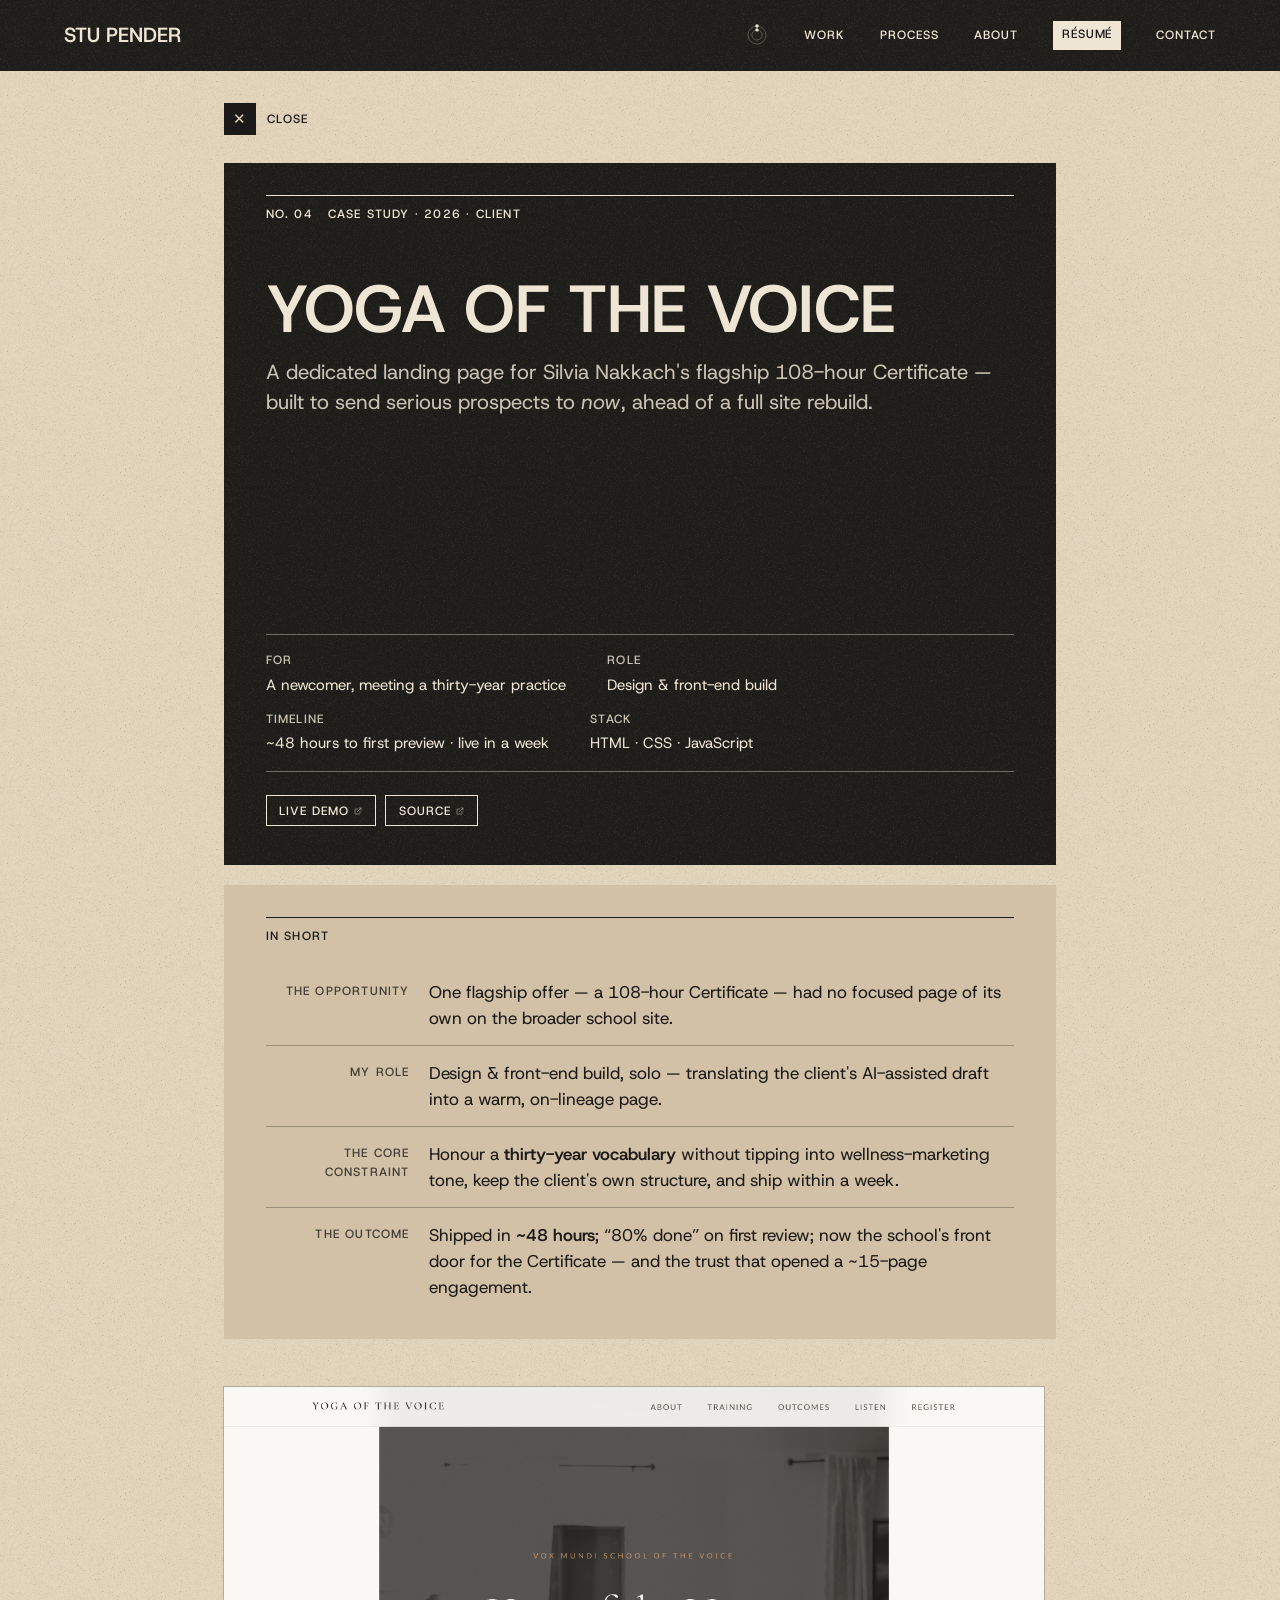
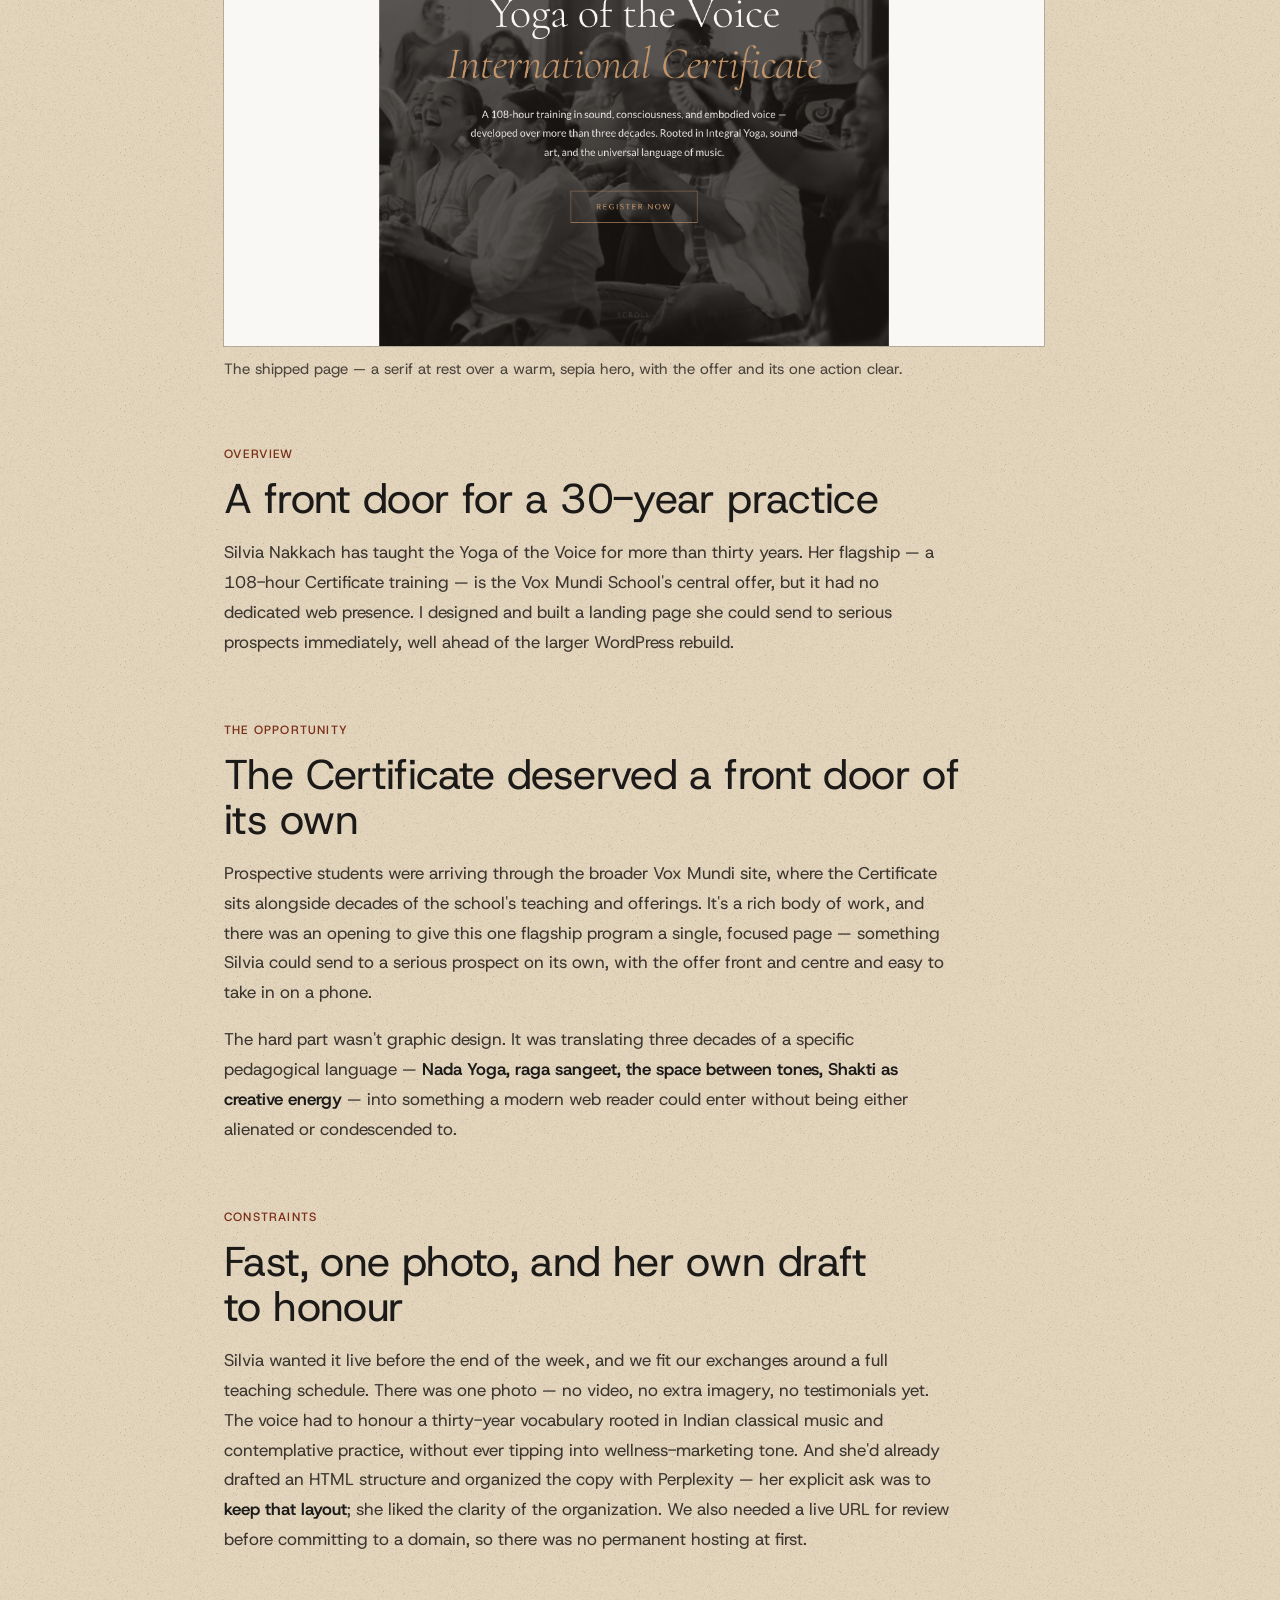
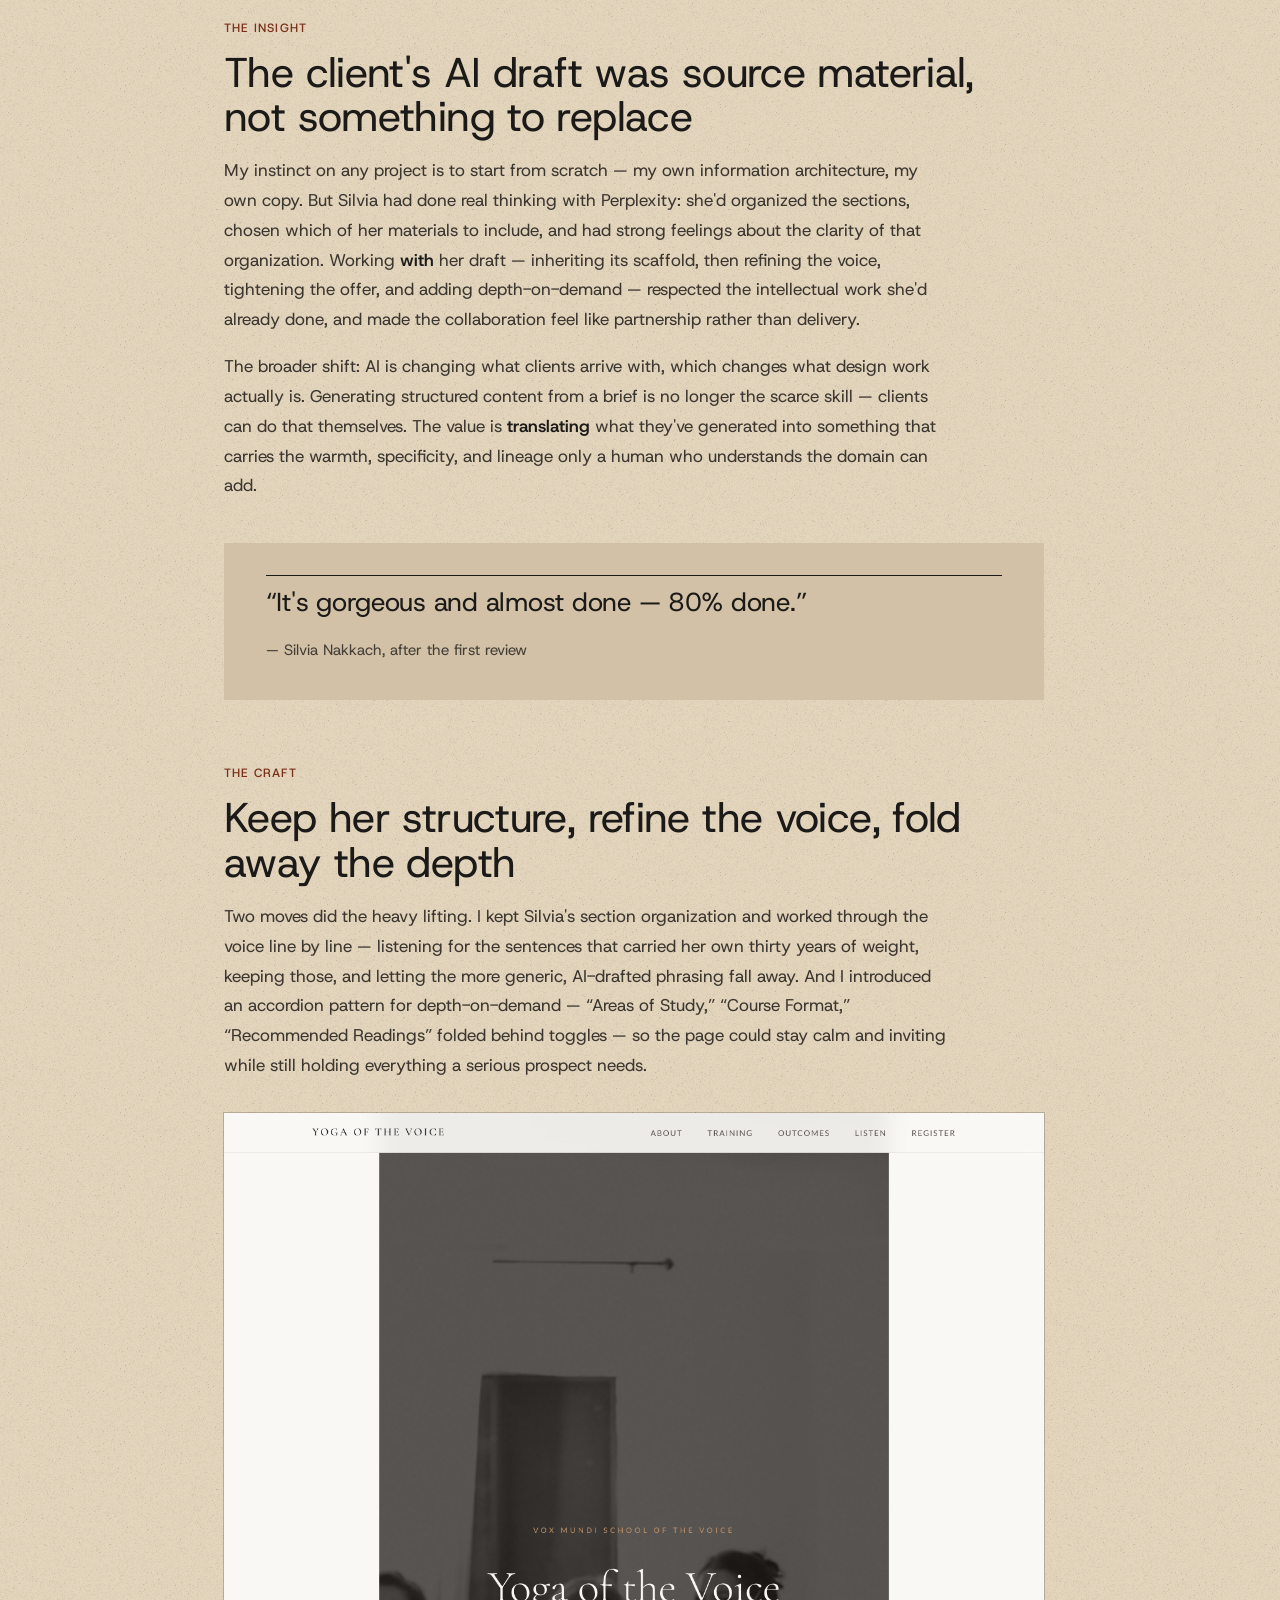
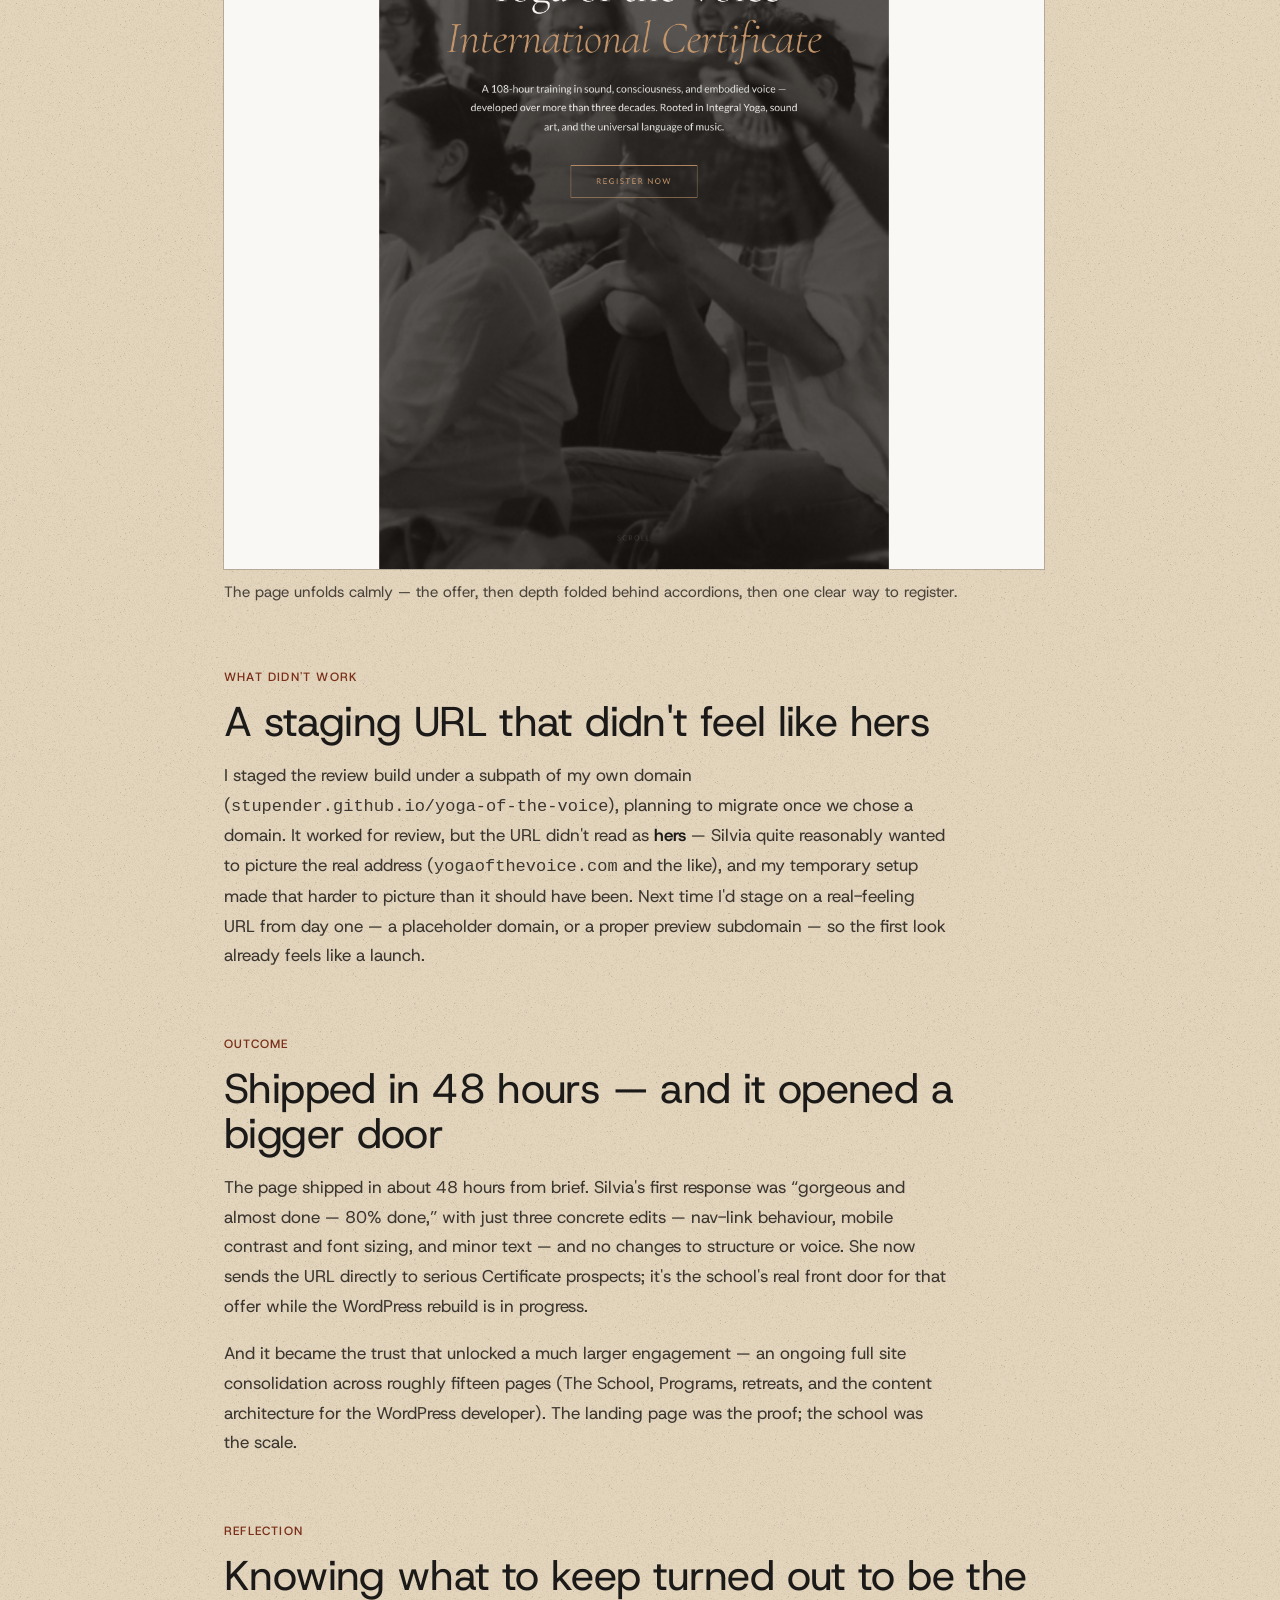
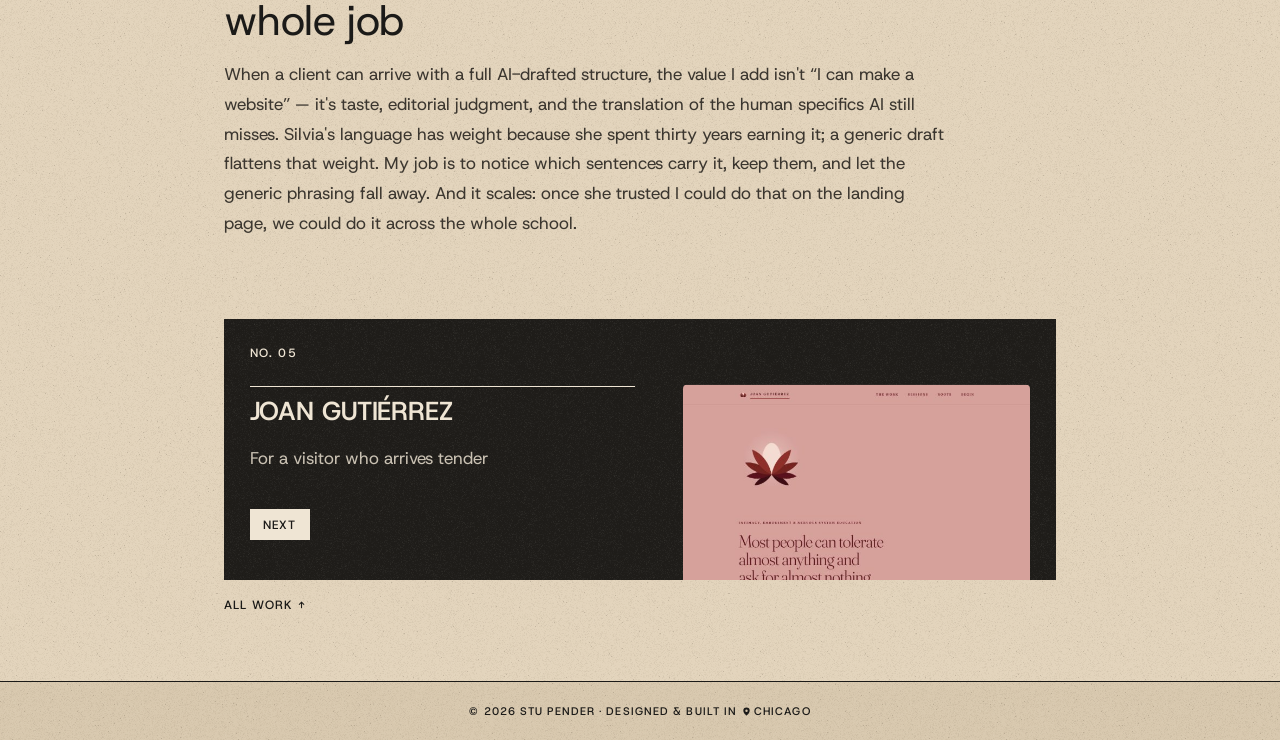
<file: yoga-of-the-voice.html>
<!DOCTYPE html>
<html lang="en" data-palette="paper">
<head>
    <meta charset="UTF-8">
    <meta name="viewport" content="width=device-width, initial-scale=1.0">
    <title>Case study — Yoga of the Voice</title>
    <meta name="description" content="Case study: the Yoga of the Voice Certificate landing page for Silvia Nakkach / Vox Mundi School — translating a client's AI draft into a warm, on-lineage site. Design and build by Stu Pender.">

    <!-- Link previews (Open Graph + Twitter/X) -->
    <meta property="og:type" content="article">
    <meta property="og:site_name" content="Stu Pender">
    <meta property="og:title" content="Case study — Yoga of the Voice">
    <meta property="og:description" content="Case study: the Yoga of the Voice Certificate landing page for Silvia Nakkach / Vox Mundi School — translating a client's AI draft into a warm, on-lineage site. Design and build by Stu Pender.">
    <meta property="og:url" content="https://stupender.github.io/yoga-of-the-voice.html">
    <meta property="og:image" content="https://stupender.github.io/images/og-card.png?v=20261019">
    <meta property="og:image:width" content="1200">
    <meta property="og:image:height" content="630">
    <meta property="og:image:alt" content="Stu Pender, product designer — “Building tools to support embodied presence,” beside a circle of lake water printed in one ink, over four black cards of his projects.">
    <meta name="twitter:card" content="summary_large_image">

    <link rel="icon" type="image/png" sizes="32x32" href="images/favicon-32.png?v=lake">
    <link rel="icon" type="image/png" sizes="192x192" href="images/favicon-192.png?v=lake">
    <link rel="apple-touch-icon" href="images/favicon-180.png?v=lake">

    <link rel="preconnect" href="https://fonts.googleapis.com">
    <link rel="preconnect" href="https://fonts.gstatic.com" crossorigin>
    <link href="https://fonts.googleapis.com/css2?family=Host+Grotesk:ital,wght@0,300..700;1,300..700&display=swap" rel="stylesheet">

    <link rel="stylesheet" href="styles.css?v=20261019">
</head>
<body>

    <header class="site-header">
        <a href="index.html" class="wordmark">Stu Pender</a>
        <div class="header-right">
            <button class="sound-toggle" aria-label="Play ambient sound" aria-pressed="false" title="Ambient sound — Music for Airports">
                <svg class="orbits" viewBox="0 0 40 40" aria-hidden="true"><circle class="ring" cx="20" cy="20" r="8.5"/><circle class="ring" cx="20" cy="20" r="15"/><g class="orb orb1"><circle class="dot" cx="20" cy="11.5" r="2.8"/></g><g class="orb orb2"><circle class="dot" cx="20" cy="5" r="2.8"/></g></svg>
            </button>
            <nav class="site-nav" id="site-nav" aria-label="Primary">
                <a href="index.html#work" data-hint="01 – 13">Work</a>
                <a href="index.html#process" data-hint="Listen · Design · Build">Process</a>
                <a href="index.html#about" data-hint="Chicago">About</a>
                <a href="resume.html" class="nav-page" data-hint="Experience">Résumé</a>
                <a href="index.html#contact" data-hint="Say hello">Contact</a>
            </nav>
            <button class="nav-toggle" aria-label="Open menu" aria-expanded="false" aria-controls="site-nav">
                <span></span><span></span><span></span>
            </button>
        </div>
    </header>

    <main id="top">
        <div class="cs-closebar no-print">
            <a class="cs-close" href="index.html#work" aria-label="Close — back to portfolio" title="Close — back to portfolio">
                <span class="cs-close-x" aria-hidden="true">&#10005;</span>
                <span>Close</span>
            </a>
        </div>
        <article class="cs" style="--field:var(--f-terracotta); --pair:var(--p-teal)">

            <!-- ============ HERO ============ -->
            <header class="cs-head">
                <p class="eyebrow"><span class="cs-no">No. 04</span> Case study · 2026 · client</p>
                <h1 class="cs-title">Yoga of the Voice</h1>
                <p class="cs-sub">
                    A dedicated landing page for Silvia Nakkach's flagship 108-hour Certificate —
                    built to send serious prospects to <em>now</em>, ahead of a full site rebuild.
                </p>
                <dl class="cs-meta">
                    <div class="cs-meta-for"><dt>For</dt><dd>A newcomer, meeting a thirty-year practice</dd></div>
                    <div><dt>Role</dt><dd>Design &amp; front-end build</dd></div>
                    <div><dt>Timeline</dt><dd>~48 hours to first preview · live in a week</dd></div>
                    <div><dt>Stack</dt><dd>HTML · CSS · JavaScript</dd></div>
                </dl>
                <p class="project-links process-links cs-toplinks">
                    <a href="https://stupender.github.io/yoga-of-the-voice/" target="_blank" rel="noopener">Live demo</a>
                    <a href="https://github.com/stupender/yoga-of-the-voice" target="_blank" rel="noopener">Source</a>
                </p>
            </header>

            <!-- ============ TL;DR ============ -->
            <div class="cs-tldr">
                <p class="eyebrow">In short</p>
                <dl>
                    <div>
                        <dt>The opportunity</dt>
                        <dd>One flagship offer — a 108-hour Certificate — had no focused page of its own on the broader school site.</dd>
                    </div>
                    <div>
                        <dt>My role</dt>
                        <dd>Design &amp; front-end build, solo — translating the client's AI-assisted draft into a warm, on-lineage page.</dd>
                    </div>
                    <div>
                        <dt>The core constraint</dt>
                        <dd>Honour a <strong>thirty-year vocabulary</strong> without tipping into wellness-marketing tone, keep the client's own structure, and ship within a week.</dd>
                    </div>
                    <div>
                        <dt>The outcome</dt>
                        <dd>Shipped in <strong>~48 hours</strong>; “80% done” on first review; now the school's front door for the Certificate — and the trust that opened a ~15-page engagement.</dd>
                    </div>
                </dl>
            </div>

            <figure class="cs-figure cs-figure--lead">
                <img src="images/case-study/vox-hero.png" alt="Yoga of the Voice — the Certificate landing page hero">
                <figcaption class="cs-cap">The shipped page — a serif at rest over a warm, sepia hero, with the offer and its one action clear.</figcaption>
            </figure>

            <!-- ============ OVERVIEW ============ -->
            <section class="cs-section">
                <p class="eyebrow">Overview</p>
                <h2 class="cs-h2">A front door for a 30-year practice</h2>
                <p class="cs-p">
                    Silvia Nakkach has taught the Yoga of the Voice for more than thirty years. Her
                    flagship — a 108-hour Certificate training — is the Vox Mundi School's central
                    offer, but it had no dedicated web presence. I designed and built a landing page
                    she could send to serious prospects immediately, well ahead of the larger
                    WordPress rebuild.
                </p>
            </section>

            <!-- ============ PROBLEM ============ -->
            <section class="cs-section">
                <p class="eyebrow">The opportunity</p>
                <h2 class="cs-h2">The Certificate deserved a front door of its own</h2>
                <p class="cs-p">
                    Prospective students were arriving through the broader Vox Mundi site, where the
                    Certificate sits alongside decades of the school's teaching and offerings. It's a
                    rich body of work, and there was an opening to give this one flagship program a
                    single, focused page — something Silvia could send to a serious prospect on its
                    own, with the offer front and centre and easy to take in on a phone.
                </p>
                <p class="cs-p">
                    The hard part wasn't graphic design. It was translating three decades of a
                    specific pedagogical language — <em>Nada Yoga, raga sangeet, the space between
                    tones, Shakti as creative energy</em> — into something a modern web reader could
                    enter without being either alienated or condescended to.
                </p>
            </section>

            <!-- ============ CONSTRAINTS ============ -->
            <section class="cs-section">
                <p class="eyebrow">Constraints</p>
                <h2 class="cs-h2">Fast, one photo, and her own draft to honour</h2>
                <p class="cs-p">
                    Silvia wanted it live before the end of the week, and we fit our exchanges
                    around a full teaching schedule. There was one photo — no video, no extra
                    imagery, no testimonials yet. The voice had to honour a thirty-year vocabulary rooted in Indian classical
                    music and contemplative practice, without ever tipping into wellness-marketing
                    tone. And she'd already drafted an HTML structure and organized the copy with
                    Perplexity — her explicit ask was to <em>keep that layout</em>; she liked the
                    clarity of the organization. We also needed a live URL for review before
                    committing to a domain, so there was no permanent hosting at first.
                </p>
            </section>

            <!-- ============ THE INSIGHT ============ -->
            <section class="cs-section">
                <p class="eyebrow">The insight</p>
                <h2 class="cs-h2">The client's AI draft was source material, not something to replace</h2>
                <p class="cs-p">
                    My instinct on any project is to start from scratch — my own information
                    architecture, my own copy. But Silvia had done real thinking with Perplexity:
                    she'd organized the sections, chosen which of her materials to include, and had
                    strong feelings about the clarity of that organization. Working <em>with</em> her
                    draft — inheriting its scaffold, then refining the voice, tightening the offer,
                    and adding depth-on-demand — respected the intellectual work she'd already done,
                    and made the collaboration feel like partnership rather than delivery.
                </p>
                <p class="cs-p">
                    The broader shift: AI is changing what clients arrive with, which changes what
                    design work actually is. Generating structured content from a brief is no longer
                    the scarce skill — clients can do that themselves. The value is
                    <strong>translating</strong> what they've generated into something that carries
                    the warmth, specificity, and lineage only a human who understands the domain can add.
                </p>
                <blockquote class="cs-quote">
                    <p>“It's gorgeous and almost done — 80% done.”</p>
                    <cite>— Silvia Nakkach, after the first review</cite>
                </blockquote>
            </section>

            <!-- ============ CRAFT ============ -->
            <section class="cs-section">
                <p class="eyebrow">The craft</p>
                <h2 class="cs-h2">Keep her structure, refine the voice, fold away the depth</h2>
                <p class="cs-p">
                    Two moves did the heavy lifting. I kept Silvia's section organization and worked
                    through the voice line by line — listening for the sentences that carried her own
                    thirty years of weight, keeping those, and letting the more generic, AI-drafted
                    phrasing fall away. And I introduced an accordion pattern for depth-on-demand —
                    “Areas of Study,” “Course Format,” “Recommended Readings” folded behind toggles —
                    so the page could stay calm and inviting while still holding everything a serious
                    prospect needs.
                </p>
                <figure class="cs-figure">
                    <img src="images/case-study/vox-full.png" alt="The Yoga of the Voice page — hero, modules, and the invitation to register">
                    <figcaption class="cs-cap">The page unfolds calmly — the offer, then depth folded behind accordions, then one clear way to register.</figcaption>
                </figure>
            </section>

            <!-- ============ WHAT DIDN'T WORK ============ -->
            <section class="cs-section">
                <p class="eyebrow">What didn't work</p>
                <h2 class="cs-h2">A staging URL that didn't feel like hers</h2>
                <p class="cs-p">
                    I staged the review build under a subpath of my own domain
                    (<code>stupender.github.io/yoga-of-the-voice</code>), planning to migrate once we
                    chose a domain. It worked for review, but the URL didn't read as <em>hers</em> —
                    Silvia quite reasonably wanted to picture the real address (<code>yogaofthevoice.com</code>
                    and the like), and my temporary setup made that harder to picture than it should
                    have been. Next time I'd stage on a real-feeling URL from day one — a placeholder
                    domain, or a proper preview subdomain — so the first look already feels like a launch.
                </p>
            </section>

            <!-- ============ OUTCOME ============ -->
            <section class="cs-section">
                <p class="eyebrow">Outcome</p>
                <h2 class="cs-h2">Shipped in 48 hours — and it opened a bigger door</h2>
                <p class="cs-p">
                    The page shipped in about 48 hours from brief. Silvia's first response was
                    “gorgeous and almost done — 80% done,” with just three concrete edits —
                    nav-link behaviour, mobile contrast and font sizing, and minor text — and no
                    changes to structure or voice. She now sends the URL directly to serious
                    Certificate prospects; it's the school's real front door for that offer while the
                    WordPress rebuild is in progress.
                </p>
                <p class="cs-p">
                    And it became the trust that unlocked a much larger engagement — an ongoing full
                    site consolidation across roughly fifteen pages (The School, Programs, retreats,
                    and the content architecture for the WordPress developer). The landing page was
                    the proof; the school was the scale.
                </p>
            </section>

            <!-- ============ REFLECTION ============ -->
            <section class="cs-section">
                <p class="eyebrow">Reflection</p>
                <h2 class="cs-h2">Knowing what to keep turned out to be the whole job</h2>
                <p class="cs-p">
                    When a client can arrive with a full AI-drafted structure, the value I add isn't
                    “I can make a website” — it's taste, editorial judgment, and the translation of
                    the human specifics AI still misses. Silvia's language has weight because she
                    spent thirty years earning it; a generic draft flattens that weight. My job is to
                    notice which sentences carry it, keep them, and let the generic phrasing fall
                    away. And it scales: once she trusted I could do that on the landing page, we
                    could do it across the whole school.
                </p>
            </section>

            <nav class="cs-next no-print" aria-label="More work">
                <a class="cs-next-link" href="joan-gutierrez.html" style="--field:var(--f-sage)">
                    <span class="cs-next-label">No. 05</span>
                    <span class="cs-next-name">Joan Gutiérrez</span>
                    <span class="cs-next-for">For a visitor who arrives tender</span>
                    <span class="cs-next-go blk">Next</span>
                    <span class="cs-next-img"><img src="images/thumbs/joan.jpg" alt="" width="640" height="436" loading="lazy"></span>
                </a>
                <a class="cs-next-all" href="index.html#work">All work <span aria-hidden="true">↑</span></a>
            </nav>
        </article>
    </main>

    <footer class="site-footer">
        <p>© <span id="year"></span> Stu Pender · Designed &amp; built in <span class="pin" aria-hidden="true"></span>Chicago</p>
    </footer>

    <script src="script.js?v=20261019"></script>
</body>
</html>
</file>
<file: styles.css>
/* =================================================================
   Stu Pender — Portfolio
   Design system: "Programme"

   Printed matter, not an app — and printed like the back cover: cobalt
   on a cool grey, everywhere. One typeface (Host Grotesk, after the
   Indoek Gallery poster), two inks (cobalt for the frame — titles,
   labels, rules, links, buttons — and black for reading), and a set
   of colour cards after the Transient Senses programme.

   · FRAME — every section hangs off one cobalt rule down the left edge,
     its name running up beside it, as on the poster. Hairlines are
     cobalt too.
   · CARDS — each selected project is one flat colour card with the
     same anatomy: number and year over a rule, the title, who it is
     for, and the work rising from the bottom edge.
   · BACK  — the case study opens on that same colour, like the back of
     the card, and ends on the next project's card.
   · The hero's right-hand column is held for a photo.
   · Anything you can press is cobalt and turns black on hover.
   · Titles run the full width of their column. Sentence case. Nothing
     moves on hover.

   Editing tips:
   · Colour, type and rhythm live in :root. Sizes come ONLY from the
     --t-* scale; don't add new font sizes.
   · A selected project is a card in .cards-list (style="--field:…")
     and an <article class="cover">; its case study sets the same
     --field on <article class="cs">.
   · Links: inside the site is a solid cobalt block (.blk); leaving the
     site is the same box, outlined, with the boxed arrow; a file is the
     download mark.
   ================================================================= */

:root {
    /* The page is the back cover's grey; every text colour passes AA. */
    --paper-rgb:  228 227 232;
    --ink-rgb:    28 29 34;
    --paper:      rgb(var(--paper-rgb));   /* the page (#E4E3E8)           */
    --grey:       var(--paper);
    --card:       #FAFAFC;                 /* white covers                 */
    --back:       #D8D7DE;                 /* the back cover: contact and
                                              footer, a shade down; cobalt
                                              on it 5.7 : 1                 */
    --ink:        rgb(var(--ink-rgb));     /* reading text        13 : 1   */
    --ink-soft:   #43444C;                 /* secondary text     7.6 : 1   */
    --ink-faint:  #5C5D66;                 /* meta, numbers      5.1 : 1   */

    /* Cobalt: the frame. Titles, labels, rules, links, buttons. */
    --cobalt-rgb: 31 75 160;
    --cobalt:     rgb(var(--cobalt-rgb));  /* 6.4 on the page, 7.8 on white */
    --hair:       rgb(var(--cobalt-rgb) / 0.26);
    --label:      var(--cobalt);           /* section names, numbers       */
    --hover:      var(--ink);              /* anything you touch, on paper */
    --hover-dark: var(--ink);              /* …on the cobalt menu page     */
    --sun:        #E24A2B;                 /* the one warm accent          */

    /* Fields — one colour per project, chosen against its screenshot
       so the work stands out: the colour of its card and of the top of
       its case study. Ink on each ≥ 6.7 : 1, ink at 78% ≥ 4.5 : 1.
       Cobalt is the one dark field: type on it prints light (.on-dark,
       grey on cobalt 6.4 : 1, at 82% 4.9 : 1). */
    --f-sky:        #86B8DA;
    --f-cobalt:     var(--cobalt);
    --f-saffron:    #F3B63F;
    --f-terracotta: #EA8B62;
    --f-sage:       #9DC08E;
    --f-khaki:      #ABA884;
    --f-slate:      #99AACB;
    /* Pairs — each case study's lower panels (the summary, the client's
       words) take a counterpart to its field, the way the 1971 catalogue
       pairs an orange cover with a khaki one. Same contrast rules. */
    --p-sand:       #D9BC86;               /* with sky, with slate     */
    --p-butter:     #E9CB80;               /* with cobalt              */
    --p-slate:      #A3B3D2;               /* with saffron             */
    --p-teal:       #8CC3B4;               /* with terracotta          */
    --p-mauve:      #CDA3AE;               /* with sage                */
    --p-orange:     #DBA475;               /* with khaki               */
    /* Type on a field: black by default, light on a dark field. */
    --on:           var(--ink);
    --on-soft:      rgb(var(--ink-rgb) / 0.78);
    --on-rule:      rgb(var(--ink-rgb) / 0.3);

    --font: 'Host Grotesk', 'Helvetica Neue', Arial, sans-serif;

    /* Type scale — seven tiers, one per role, nothing in between.
       phone → desktop
       h1     42 → 70   the one big line on a page: hero, case-study
                        title, résumé name, "Say hello."
       h2     30 → 42   a section or a project: section titles, the
                        Work covers, case-study headings, the email
       h3     22 → 26   an item in a list, or a quote: contents names,
                        practice names, experiments, quotes, links
       lede   19 → 21   the paragraph under a title; card titles (500)
       body       17    reading text, nav, the contents of a table
       small      15    secondary: section names, notes, captions, years
       label      13    labels on tables, numbers on cards, buttons */
    --t-label: 0.8125rem;
    --t-small: 0.9375rem;
    --t-body:  1.0625rem;
    --t-lede:  clamp(1.1875rem, 1.6vw, 1.3125rem);
    --t-h3:    clamp(1.4rem, 2.2vw, 1.625rem);
    --t-h2:    clamp(1.9rem, 3.6vw, 2.6rem);
    --t-h1:    clamp(2.6rem, 5vw, 4.4rem);

    --side:   5vw;                               /* page margin              */
    --maxw:   1240px;                            /* content width            */
    --rail:   2.6rem;                            /* the edge: one line of type */
    --colgap: clamp(1.5rem, 3.5vw, 3rem);        /* rail-to-content gutter   */
    --gap:    clamp(3.5rem, 8vw, 7rem);          /* vertical section rhythm  */
}

/* ---- Neutral (data-palette="neutral" on <html>) -------------------
   The same site in Being Sound's colours, so the work speaks for
   itself: a neutral grey ground, near-black ink, charcoal panels, and
   one coral — bright on charcoal and in the sun, deeper on the grey
   where it has to pass contrast (labels, hovers). Every card and every
   case-study top is charcoal; the panels beneath are stone. */
:root[data-palette="neutral"] {
    --paper-rgb:  224 224 224;             /* #E0E0E0, Being Sound's ground */
    --ink-rgb:    24 24 24;                /* #181818                13.5 : 1 */
    --ink-soft:   #444444;                 /*                         7.4 : 1 */
    --ink-faint:  #5C5C5C;                 /*                         5.1 : 1 */
    --card:       #EBEBEB;
    --cobalt-rgb: 24 24 24;                /* the frame prints in ink        */
    --hair:       rgb(var(--ink-rgb) / 0.2);
    --sun:        #E46B6C;                 /* Being Sound's coral            */
    --label:      #9E3C39;                 /* coral, deep enough: 5.0 : 1,
                                              4.6 : 1 on the back cover     */
    --hover:      #9E3C39;
    --back:       #D6D6D6;                 /* the back cover, a shade down  */
    --hover-dark: #E46B6C;                 /* coral on charcoal: 5.3 : 1     */
    --charcoal:   #1E1E1E;
    --stone:      #CBCBCB;                 /* ink 10.9 : 1                   */
    --f-sky: var(--charcoal); --f-cobalt: var(--charcoal); --f-saffron: var(--charcoal);
    --f-terracotta: var(--charcoal); --f-sage: var(--charcoal); --f-khaki: var(--charcoal); --f-slate: var(--charcoal);
    --p-sand: var(--stone); --p-butter: var(--stone); --p-slate: var(--stone);
    --p-teal: var(--stone); --p-mauve: var(--stone); --p-orange: var(--stone);
}
/* Every card, case-study top and next card is charcoal: light type. */
:root[data-palette="neutral"] .card,
:root[data-palette="neutral"] .cs-head,
:root[data-palette="neutral"] .cs-next-link {
    --on:      var(--paper);
    --on-soft: rgb(var(--paper-rgb) / 0.82);
    --on-rule: rgb(var(--paper-rgb) / 0.4);
}
:root[data-palette="neutral"] .cs-head .eyebrow { color: var(--sun); }
:root[data-palette="neutral"] .cs-next-link .blk { background: var(--paper); border-color: var(--paper); color: var(--ink); }
:root[data-palette="neutral"] .cs-next-link:hover .blk { background: var(--sun); border-color: var(--sun); color: var(--ink); }
:root[data-palette="neutral"] .card-img--window,
:root[data-palette="neutral"] .cs-next-img--window { outline: 1px solid rgb(var(--paper-rgb) / 0.18); }

/* ---- Paper (data-palette="paper" on <html>) -----------------------
   After the "Form Research" posters: kraft paper with real grain, two
   tones (ink on paper), one terracotta, and titles in bold caps.
   Same structure as the other palettes; colours, texture and the
   treatment of titles are all that change. Every text colour passes AA. */
:root[data-palette="paper"] {
    --paper-rgb:  227 212 188;             /* #E3D4BC, kraft                  */
    --ink-rgb:    27 26 24;                /* #1B1A18                11.9 : 1 */
    --ink-soft:   #3B362F;                 /*                         8.2 : 1 */
    --ink-faint:  #4A443B;                 /*                         6.5 : 1 */
    --card:       #EBDFCB;
    --cobalt-rgb: 27 26 24;                /* the frame prints in ink         */
    --hair:       rgb(var(--ink-rgb) / 0.22);
    --sun:        #7A2F18;                 /* the one terracotta, everywhere  */
    --label:      #7A2F18;                 /* terracotta deep enough for type:
                                              6.3 : 1, 5.4 on the back cover   */
    --hover:      #7A2F18;
    --hover-dark: #EFE5D4;                 /* on ink, terracotta is a fill only */
    --back:       #D8C8AE;                 /* the back cover, a shade down    */
    --charcoal:   #1F1D1A;
    --stone:      #D2C1A6;                 /* ink 9.9 : 1                     */
    --f-sky: var(--charcoal); --f-cobalt: var(--charcoal); --f-saffron: var(--charcoal);
    --f-terracotta: var(--charcoal); --f-sage: var(--charcoal); --f-khaki: var(--charcoal); --f-slate: var(--charcoal);
    --p-sand: var(--stone); --p-butter: var(--stone); --p-slate: var(--stone);
    --p-teal: var(--stone); --p-mauve: var(--stone); --p-orange: var(--stone);
    --grain: url("images/paper-grain.png");
}
/* The paper itself: a fine grain on every ground. */
:root[data-palette="paper"] body,
:root[data-palette="paper"] .site-header,
:root[data-palette="paper"] .contact,
:root[data-palette="paper"] .site-footer,
:root[data-palette="paper"] .site-nav.open,
:root[data-palette="paper"] .card,
:root[data-palette="paper"] .cs-head,
:root[data-palette="paper"] .cs-next-link,
:root[data-palette="paper"] .cs-tldr,
:root[data-palette="paper"] .cs-quote { background-image: var(--grain); background-size: 256px 256px; }
/* Ink cards, case-study tops and next cards: paper-coloured type. */
:root[data-palette="paper"] .card,
:root[data-palette="paper"] .cs-head,
:root[data-palette="paper"] .cs-next-link {
    --on:      #EFE5D4;
    --on-soft: rgb(239 229 212 / 0.82);
    --on-rule: rgb(239 229 212 / 0.4);
}
:root[data-palette="paper"] .cs-head .eyebrow { color: var(--on); }
:root[data-palette="paper"] .cs-next-link .blk { background: #EFE5D4; border-color: #EFE5D4; color: var(--ink); }
:root[data-palette="paper"] .cs-next-link:hover .blk { background: var(--sun); border-color: var(--sun); color: #EFE5D4; }
:root[data-palette="paper"] .card-img--window,
:root[data-palette="paper"] .cs-next-img--window { outline: 1px solid rgb(239 229 212 / 0.2); }

/* Type standard, after the posters — three kinds of words:
   1. Names and short titles: bold caps, tight.
   2. Labels (what a thing is, its number, its year): small caps, spaced.
   3. Sentences: as written — intros, body, long headings, quotes, and
      "Say hello.", which is said, not announced. */
:root[data-palette="paper"] .wordmark,
:root[data-palette="paper"] .hero-title,
:root[data-palette="paper"] .section-title,
:root[data-palette="paper"] .practice-name,
:root[data-palette="paper"] .about-title,
:root[data-palette="paper"] .resume-name,
:root[data-palette="paper"] .card-title,
:root[data-palette="paper"] .cover-title,
:root[data-palette="paper"] .cs-title,
:root[data-palette="paper"] .cs-next-name,
:root[data-palette="paper"] .toc-name,
:root[data-palette="paper"] .compact-name {
    text-transform: uppercase;
    font-weight: 600;
    letter-spacing: -0.005em;
    line-height: 1;
}
:root[data-palette="paper"] .wordmark { font-size: var(--t-lede); letter-spacing: 0; }
:root[data-palette="paper"] .card-title { font-size: var(--t-body); line-height: 1.12; letter-spacing: 0.01em; }
:root[data-palette="paper"] .card-title { min-height: 2.24em; }

:root[data-palette="paper"] .eyebrow,
:root[data-palette="paper"] .rail-label,
:root[data-palette="paper"] .contact-edge,
:root[data-palette="paper"] .contact-label,
:root[data-palette="paper"] .cover-toc dt,
:root[data-palette="paper"] .cs-meta dt,
:root[data-palette="paper"] .cs-tldr dt,
:root[data-palette="paper"] .card-top,
:root[data-palette="paper"] .cover-top,
:root[data-palette="paper"] .toc-no,
:root[data-palette="paper"] .toc-year,
:root[data-palette="paper"] .practice-no,
:root[data-palette="paper"] .cs-next-label,
:root[data-palette="paper"] .compact-stack,
:root[data-palette="paper"] .site-footer p {
    font-size: var(--t-label);
    font-weight: 500;
    text-transform: uppercase;
    letter-spacing: 0.1em;
}
:root[data-palette="paper"] .rail-label span { font-size: inherit; letter-spacing: inherit; }

/* One size per job, in paper:
   h1   the one big line on a page (hero, case-study title, résumé name) —
        a touch smaller than the sentence-case h1, since caps run wide
   h2   sections and projects, "Say hello.", the email address
   h3   list items and quotes
   body reading text; card names
   label small spaced caps: every label, and every link that is a button
        or a menu item — nav, Case study, Live, Source, Copy, Résumé PDF…
   fine the footer line */
:root[data-palette="paper"] {
    --t-h1: clamp(2.2rem, 5.2vw, 4.4rem);
    --t-label: 0.75rem;
    --t-fine: 0.6875rem;
}
:root[data-palette="paper"] .hero-title,
:root[data-palette="paper"] .cs-title,
:root[data-palette="paper"] .resume-name { font-size: var(--t-h1); letter-spacing: -0.01em; line-height: 0.98; overflow-wrap: anywhere; }
:root[data-palette="paper"] .contact-title { font-size: var(--t-h2); line-height: 1.08; letter-spacing: -0.015em; margin-bottom: 1rem; }
:root[data-palette="paper"] .blk,
:root[data-palette="paper"] .btn,
:root[data-palette="paper"] .cover-links a,
:root[data-palette="paper"] .project-links a,
:root[data-palette="paper"] .copy-mail,
:root[data-palette="paper"] .toc-go,
:root[data-palette="paper"] .site-nav a,
:root[data-palette="paper"] .cs-close,
:root[data-palette="paper"] .cs-next-all,
:root[data-palette="paper"] .contact-cols li a {
    font-size: var(--t-label);
    font-weight: 500;
    text-transform: uppercase;
    letter-spacing: 0.08em;
}
/* Lists of links are buttons too: outlined, like Live and Source. */
:root[data-palette="paper"] .contact-cols li a:not(.blk) {
    display: inline-block;
    line-height: 1;
    padding: 0.75em 1.05em 0.72em;
    border: 1px solid currentColor;
    color: var(--ink);
}
:root[data-palette="paper"] .contact-cols li a:not(.blk):hover { background: var(--ink); border-color: var(--ink); color: var(--paper); }
:root[data-palette="paper"] .site-footer p { font-size: var(--t-fine); }
/* The menu page: short titles in caps; hints as labels. Scoped to the width
   the menu page exists at, so a menu left open while the window widens can't
   restyle the desktop nav. */
@media (max-width: 820px) {
    :root[data-palette="paper"] .site-nav.open a { font-size: var(--t-h2); font-weight: 600; letter-spacing: 0; }
    :root[data-palette="paper"] .site-nav.open a::before { font-size: var(--t-label); font-weight: 500; letter-spacing: 0.08em; text-transform: uppercase; }
}

/* Selecting text (click and drag) marks it in the label terracotta at a
   quarter strength; the type keeps its own colour, on paper or ink. */
:root[data-palette="paper"] ::selection { background: rgb(122 47 24 / 0.26); color: inherit; }   /* #7A2F18, the same terracotta */

/* The top bar is printed in ink, like the cards. */
:root[data-palette="paper"] .site-header { background-color: var(--charcoal); color: #EFE5D4; border-bottom-color: var(--charcoal); }
:root[data-palette="paper"] .site-header .site-nav a { color: #EFE5D4; }
:root[data-palette="paper"] .site-header .site-nav a:hover,
:root[data-palette="paper"] .wordmark:hover { color: #EFE5D4; text-decoration: underline; text-decoration-thickness: 1px; text-underline-offset: 0.3em; }
:root[data-palette="paper"] .sound-toggle:hover,
:root[data-palette="paper"] .sound-toggle[aria-pressed="true"] { color: #EFE5D4; }
:root[data-palette="paper"] .site-header .site-nav a.nav-page { background: #EFE5D4; color: var(--ink); }
:root[data-palette="paper"] .site-header .site-nav a.nav-page:hover { background: var(--sun); color: #EFE5D4; }
@media (max-width: 820px) {
    :root[data-palette="paper"] .site-header .site-nav.open a.nav-page { background: none; color: #EFE5D4; }
    :root[data-palette="paper"] .site-header .site-nav.open a:hover { color: #EFE5D4; text-decoration: underline; text-decoration-thickness: 2px; text-underline-offset: 0.15em; }
}

/* The hero print: a circle of lake water from the portrait, one ink
   with the paper's grain in it, after screen-printed texture studies. */
.hero-print .print {
    display: block;
    aspect-ratio: 1;
    background: var(--grain), var(--ink);
    -webkit-mask: url("images/hero-lake.png") center / contain no-repeat;
            mask: url("images/hero-lake.png") center / contain no-repeat;
}
.hero-print { align-self: center; justify-self: end; width: 100%; max-width: 24rem; }
:root:not([data-palette="paper"]) .hero-print { display: none; }

:root { --pin: url("data:image/svg+xml,%3Csvg xmlns='http://www.w3.org/2000/svg' viewBox='0 0 24 24'%3E%3Cpath fill='%23000' fill-rule='evenodd' d='M12 23s-8.5-6.6-8.5-13a8.5 8.5 0 0 1 17 0c0 6.4-8.5 13-8.5 13zm0-9.6a3.2 3.2 0 1 0 0-6.4 3.2 3.2 0 0 0 0 6.4z'/%3E%3C/svg%3E"); }
/* The map pin beside Chicago: solid, in the colour of the words beside it,
   centred on their capitals. Turns with the edge labels it sits in. */
.pin {
    display: inline-block;
    width: 0.85em;
    height: 0.85em;
    margin-inline-end: 0.3em;
    vertical-align: -0.08em;
    background-color: currentColor;
    -webkit-mask: var(--pin) center / contain no-repeat;
            mask: var(--pin) center / contain no-repeat;
}
@media print { .pin { display: none; } }
/* Inside a label the pin is part of the words, not a note beside them. */
.rail-label .pin,
.contact-edge .pin { color: inherit; font-size: inherit; margin-block: 0; margin-inline: 0 0.3em; }
/* In the labels that run up the edge, turn the pin with the letters. */
@media (min-width: 821px) {
    .hero > .rail-label .pin,
    .section-head > .rail-label .pin,
    .contact-edge .pin { transform: rotate(90deg); vertical-align: 0; }
}

* { box-sizing: border-box; }
html { scroll-behavior: smooth; }
[id] { scroll-margin-top: clamp(5rem, 8vw, 6.5rem); }

body {
    margin: 0;
    background: var(--paper);
    color: var(--ink);
    font-family: var(--font);
    font-size: var(--t-body);
    font-weight: 400;
    line-height: 1.6;
    overflow-x: clip;
    -webkit-font-smoothing: antialiased;
    text-rendering: optimizeLegibility;
}
img { max-width: 100%; display: block; }
a { color: inherit; }
h1, h2, h3, h4 { text-wrap: pretty; font-weight: 400; }
strong { font-weight: 600; }
/* Figures line up in columns; only where they are columns (tabular
   figures would also widen this face's hyphen). */
.toc-year, .toc-no, .cover-top, .card-meta, .rail-label span, .resume-entry-date { font-variant-numeric: tabular-nums; }

a:focus-visible,
button:focus-visible {
    outline: 2px solid var(--cobalt);
    outline-offset: 3px;
}

/* ---- Labels: small, cobalt, sentence case ----------------------- */
.eyebrow,
.rail-label {
    font-size: var(--t-small);
    font-weight: 500;
    color: var(--label);
    margin: 0 0 1.1rem;
}

/* =================================================================
   LINK LANGUAGE
   · Inside the site  → a solid cobalt block (.blk).
   · Leaves the site  → the same box, outlined, with the boxed arrow.
   · Both turn black on hover. Every button is square.
   · A file to save   → the download mark.
   ================================================================= */
.blk,
.btn {
    display: inline-block;
    font-family: var(--font);
    font-size: var(--t-label);
    font-weight: 500;
    line-height: 1;
    padding: 0.75em 1.05em 0.72em;
    background: var(--cobalt);
    color: var(--paper);
    border: 1px solid var(--cobalt);
    border-radius: 0;
    text-decoration: none;
    white-space: nowrap;
    cursor: pointer;
}
.blk:hover,
.btn:hover,
.toc-row:hover .toc-go.blk,
.cs-next-link:hover .blk { background: var(--hover); border-color: var(--hover); color: var(--paper); }
/* A second, quieter action beside a block. */
.btn:not(.btn-primary) { background: transparent; color: var(--cobalt); }
.btn:not(.btn-primary):hover { background: var(--hover); color: var(--paper); }

.out,
.cover-links a:not(.blk),
.project-links a {
    display: inline-block;
    font-size: var(--t-label);
    font-weight: 500;
    line-height: 1;
    padding: 0.75em 1.05em 0.72em;
    border: 1px solid currentColor;
    border-radius: 0;
    color: var(--cobalt);
    text-decoration: none;
    white-space: nowrap;
}
.out:hover,
.cover-links a:not(.blk):hover,
.project-links a:hover { background: var(--hover); border-color: var(--hover); color: var(--paper); }

/* The boxed outbound arrow from Being Sound, after every link that
   leaves the site — drawn as a mask so it is the same everywhere. */
a[target="_blank"]:not(.toc-row)::after,
.toc-row[target="_blank"] .toc-go::after {
    content: "";
    display: inline-block;
    width: 0.72em;
    height: 0.72em;
    margin-left: 0.4em;
    vertical-align: -0.04em;
    background-color: currentColor;
    opacity: 0.65;
    -webkit-mask: url("data:image/svg+xml,%3Csvg xmlns='http://www.w3.org/2000/svg' viewBox='0 0 24 24' fill='none' stroke='%23000' stroke-width='2' stroke-linecap='round' stroke-linejoin='round'%3E%3Cpath d='M18 13v6a2 2 0 0 1-2 2H5a2 2 0 0 1-2-2V8a2 2 0 0 1 2-2h6'/%3E%3Cpolyline points='15 3 21 3 21 9'/%3E%3Cline x1='10' y1='14' x2='21' y2='3'/%3E%3C/svg%3E") center / contain no-repeat;
            mask: url("data:image/svg+xml,%3Csvg xmlns='http://www.w3.org/2000/svg' viewBox='0 0 24 24' fill='none' stroke='%23000' stroke-width='2' stroke-linecap='round' stroke-linejoin='round'%3E%3Cpath d='M18 13v6a2 2 0 0 1-2 2H5a2 2 0 0 1-2-2V8a2 2 0 0 1 2-2h6'/%3E%3Cpolyline points='15 3 21 3 21 9'/%3E%3Cline x1='10' y1='14' x2='21' y2='3'/%3E%3C/svg%3E") center / contain no-repeat;
}
/* The download mark — a tray with an arrow into it, drawn to match. */
a[download]::after {
    content: "";
    display: inline-block;
    width: 0.78em;
    height: 0.78em;
    margin-left: 0.45em;
    vertical-align: -0.05em;
    background-color: currentColor;
    opacity: 0.65;
    -webkit-mask: url("data:image/svg+xml,%3Csvg xmlns='http://www.w3.org/2000/svg' viewBox='0 0 24 24' fill='none' stroke='%23000' stroke-width='2' stroke-linecap='round' stroke-linejoin='round'%3E%3Cpath d='M21 15v4a2 2 0 0 1-2 2H5a2 2 0 0 1-2-2v-4'/%3E%3Cpolyline points='7 10 12 15 17 10'/%3E%3Cline x1='12' y1='15' x2='12' y2='3'/%3E%3C/svg%3E") center / contain no-repeat;
            mask: url("data:image/svg+xml,%3Csvg xmlns='http://www.w3.org/2000/svg' viewBox='0 0 24 24' fill='none' stroke='%23000' stroke-width='2' stroke-linecap='round' stroke-linejoin='round'%3E%3Cpath d='M21 15v4a2 2 0 0 1-2 2H5a2 2 0 0 1-2-2v-4'/%3E%3Cpolyline points='7 10 12 15 17 10'/%3E%3Cline x1='12' y1='15' x2='12' y2='3'/%3E%3C/svg%3E") center / contain no-repeat;
}
.btn-primary[download]::after { opacity: 0.9; }

/* =================================================================
   HEADER / NAV
   ================================================================= */
.site-header {
    display: flex;
    align-items: center;
    justify-content: space-between;
    padding: clamp(1rem, 2.2vw, 1.45rem) var(--side);
    border-bottom: 1px solid var(--cobalt);
    position: sticky;
    top: 0;
    background: var(--paper);
    color: var(--cobalt);
    z-index: 50;
}
.wordmark {
    font-weight: 500;
    font-size: var(--t-lede);
    letter-spacing: -0.01em;
    line-height: 1;
    text-decoration: none;
}
.wordmark:hover { color: var(--hover); }
.header-right { display: flex; align-items: center; gap: clamp(1.2rem, 3vw, 2.2rem); }
.site-nav { display: flex; align-items: center; gap: clamp(1.2rem, 3vw, 2.2rem); }
.site-nav a { font-size: var(--t-body); text-decoration: none; color: var(--cobalt); }
.site-nav a:hover { color: var(--hover); }
.site-nav a.nav-page { background: var(--cobalt); color: var(--paper); padding: 0.38em 0.72em 0.42em; margin: -0.38em 0; }
.site-nav a.nav-page:hover { background: var(--hover); color: var(--paper); }

/* Menu button — three thin lines that turn to an X */
.nav-toggle {
    display: none;
    position: relative;
    width: 26px;
    height: 18px;
    padding: 0;
    background: none;
    border: none;
    color: inherit;
    cursor: pointer;
}
.nav-toggle span {
    position: absolute;
    left: 0;
    right: 0;
    height: 1.5px;
    background: currentColor;
    transition: transform 0.3s ease, opacity 0.2s ease;
}
.nav-toggle span:nth-child(1) { top: 2px; }
.nav-toggle span:nth-child(2) { top: 8px; }
.nav-toggle span:nth-child(3) { top: 14px; }
.nav-toggle[aria-expanded="true"] span:nth-child(1) { transform: translateY(6px) rotate(45deg); }
.nav-toggle[aria-expanded="true"] span:nth-child(2) { opacity: 0; }
.nav-toggle[aria-expanded="true"] span:nth-child(3) { transform: translateY(-6px) rotate(-45deg); }

/* ---- Ambient sound: the "orbits" toggle -------------------------- */
.sound-toggle {
    display: inline-flex;
    align-items: center;
    justify-content: center;
    width: 24px;
    height: 24px;
    padding: 0;
    background: none;
    border: none;
    cursor: pointer;
    color: inherit;
}
.sound-toggle:hover { color: var(--hover); }
.sound-toggle .orbits { display: block; width: 100%; height: 100%; overflow: visible; }
.sound-toggle .ring { fill: none; stroke: currentColor; stroke-width: 1.5; opacity: 0.3; }
.sound-toggle .dot { fill: currentColor; }
.sound-toggle .orb { transform-box: view-box; transform-origin: 20px 20px; }
/* Always animating but paused, so muting freezes the dots in place. */
.sound-toggle .orb1 { animation: orbit 7s linear infinite; animation-play-state: paused; }
.sound-toggle .orb2 { animation: orbit 12s linear infinite; animation-play-state: paused; }
.sound-toggle[aria-pressed="true"] { color: var(--cobalt); }
.sound-toggle[aria-pressed="true"] .ring { opacity: 0.42; }
.sound-toggle[aria-pressed="true"] .orb1,
.sound-toggle[aria-pressed="true"] .orb2 { animation-play-state: running; }
@keyframes orbit { to { transform: rotate(360deg); } }

/* ---- Close (sub-pages): a square ✕ block, back to the catalogue --- */
.cs-closebar { max-width: 960px; margin: 0 auto; padding: clamp(1.4rem, 3.5vw, 2rem) var(--side) 0; }
.cs-closebar:has(+ .resume) { max-width: 820px; }
.cs-closebar + .cs,
.cs-closebar + .resume { padding-top: clamp(1.1rem, 2.5vw, 1.7rem); }
.cs-close {
    display: inline-flex;
    align-items: center;
    gap: 0.7rem;
    font-size: var(--t-small);
    text-decoration: none;
    color: var(--cobalt);
}
.cs-close-x {
    display: inline-flex;
    align-items: center;
    justify-content: center;
    width: 32px;
    height: 32px;
    font-size: var(--t-small);
    line-height: 1;
    background: var(--cobalt);
    color: var(--paper);
}
.cs-close:hover { color: var(--hover); }
.cs-close:hover .cs-close-x { background: var(--hover); }

/* =================================================================
   THE GRID — every section hangs off one rail: labels, numbers and
   dates on the left, content on the right.
   ================================================================= */
.section {
    position: relative;
    max-width: var(--maxw);
    margin: 0 auto;
    padding: var(--gap) var(--side);
    display: grid;
    grid-template-columns: var(--rail) minmax(0, 1fr);
    column-gap: var(--colgap);
}
.section > * { grid-column: 2; min-width: 0; }
/* The frame, after the poster: a cobalt rule across the top of each
   section, and one down the left edge that runs on from section to
   section, with the section's name running up beside it. */
.hero + .section::before,
.section + .section::before,
.contact-inner::before {
    content: "";
    position: absolute;
    top: 0;
    left: var(--side);
    right: var(--side);
    border-top: 1px solid var(--cobalt);
}
.hero::after,
.section::after,
.contact-inner::after {
    content: "";
    position: absolute;
    top: 0;
    bottom: 0;
    left: var(--side);
    border-left: 1px solid var(--cobalt);
}

.section-head {
    grid-column: 1 / -1;
    display: grid;
    grid-template-columns: subgrid;
    margin-bottom: clamp(2.4rem, 6vw, 4rem);
}
.section-head > * { grid-column: 2; }
.section-head > .rail-label { grid-column: 1; grid-row: 1 / span 3; }

.rail-label { grid-column: 1; margin: 0; align-self: start; }
/* Section names run up the edge, against the rule. */
.hero > .rail-label,
.section-head > .rail-label,
.index > .rail-label,
.contact-edge {
    writing-mode: vertical-rl;
    transform: rotate(180deg);
    justify-self: start;
    padding: 0 0 0 0;
    margin: 0 0 0 0.85rem;
    font-size: var(--t-lede);
    font-weight: 400;
    line-height: 1;
    letter-spacing: -0.01em;
    color: var(--label);
}
.rail-label span {
    margin-block-start: 0;
    margin-inline-start: 0.5em;
    font-size: var(--t-small);
    font-weight: 400;
    color: var(--ink-faint);
}

.section-title {
    font-size: var(--t-h2);
    line-height: 1.08;
    letter-spacing: -0.015em;
    color: var(--cobalt);
    margin: 0;
}
.section-lede {
    font-size: var(--t-lede);
    line-height: 1.5;
    color: var(--ink-soft);
    margin: 1.3rem 0 0;
}

/* =================================================================
   HERO — the statement, with its right-hand column held for a photo,
   then one card per selected project.
   ================================================================= */
.hero {
    position: relative;
    max-width: var(--maxw);
    margin: 0 auto;
    padding: clamp(3rem, 8vh, 6rem) var(--side) clamp(3rem, 6vw, 4.5rem);
    display: grid;
    grid-template-columns: var(--rail) minmax(0, 1fr);
    column-gap: var(--colgap);
}
.hero > * { grid-column: 2; min-width: 0; }
.hero > .rail-label { grid-column: 1; grid-row: 1 / span 2; }
/* The line runs the full width; the intro and the picture share the
   row beneath it. */
.hero-inner {
    display: grid;
    grid-template-columns: minmax(0, 7fr) minmax(0, 4fr);
    column-gap: var(--colgap);
    align-items: start;
}
.hero-copy { display: contents; }
.hero-title { grid-column: 1 / -1; }
.hero-lede { grid-column: 1; grid-row: 2; }
.hero-art { grid-column: 2; grid-row: 2; }
.hero-title {
    /* Sized to hold the line on one line on a laptop; if it must
       break (tablet, phone), it breaks into even halves. */
    font-size: var(--t-h1);
    text-wrap: balance;
    line-height: 1.02;
    letter-spacing: -0.025em;
    color: var(--cobalt);
    margin: 0;
}
.hero-lede {
    font-size: var(--t-lede);
    line-height: 1.5;
    color: var(--ink-soft);
    margin: clamp(1.4rem, 3vw, 2rem) 0 0;
    text-wrap: pretty;
}
.hero-art { margin: clamp(1.4rem, 3vw, 2rem) 0 0; }
/* Held for a photo (see the comment in index.html). */
.hero-art img { display: block; width: 100%; height: auto; aspect-ratio: 4 / 5; object-fit: cover; }

/* ---- The cards ------------------------------------------------------
   One flat colour per project, after the Transient Senses programme,
   and the same anatomy every time: number and year over a rule, a
   title that always takes two lines, who it's for, and the work
   rising from the bottom edge in an identical frame. The same colour
   opens the project's case study, like the back of the card. */
.cards { margin-top: clamp(3rem, 8vh, 5rem); }
.cards-list {
    list-style: none;
    margin: 0;
    padding: 0;
    display: grid;
    grid-template-columns: repeat(4, minmax(0, 1fr));
    gap: clamp(0.75rem, 1.6vw, 1.25rem);
}
.card {
    display: flex;
    flex-direction: column;
    height: 100%;
    aspect-ratio: 4 / 5;
    padding: clamp(0.95rem, 1.6vw, 1.25rem) clamp(0.95rem, 1.6vw, 1.25rem) 0;
    background: var(--field);
    color: var(--on);
    text-decoration: none;
    overflow: hidden;
}
.card-top {
    display: flex;
    justify-content: space-between;
    padding-bottom: 0.55rem;
    border-bottom: 1px solid var(--on);
    font-size: var(--t-small);
    font-variant-numeric: tabular-nums;
}
.card-no { font-weight: 500; }
.card-title {
    display: block;
    min-height: 2.3em;           /* two lines, filled or not */
    margin-top: 0.75rem;
    font-size: var(--t-lede);
    font-weight: 500;
    line-height: 1.15;
    letter-spacing: -0.01em;
}
.card-for {
    display: block;
    margin-top: 0.35rem;
    font-size: var(--t-small);
    line-height: 1.35;
    color: var(--on-soft);
}
.card-img,
.cs-next-img {
    display: block;
    margin-top: auto;
    aspect-ratio: 16 / 10;
    overflow: hidden;
    border-radius: 4px 4px 0 0;
    transform: translateY(14%);
}
.card-img img,
.cs-next-img img { width: 100%; height: 100%; object-fit: cover; object-position: top; }
/* The desktop app is a window: its own corners, its own dark chrome. */
.card-img--window,
.cs-next-img--window { background: #1C1C1E; }
.card:hover .card-title,
.cs-next-link:hover .cs-next-name {
    text-decoration: underline;
    text-decoration-color: var(--on);
    text-decoration-thickness: 2px;
    text-underline-offset: 0.18em;
}

/* =================================================================
   COVERS — the selected projects, 01–04, set straight on the page
   like the back cover, with no box and no shadow: number and year
   over a cobalt rule, the title, who it's for, then its contents and
   a picture of the work.
   ================================================================= */
.cover {
    grid-column: 2;
    display: grid;
    grid-template-columns: minmax(0, 5fr) minmax(0, 6fr);
    column-gap: clamp(1.5rem, 4vw, 3.5rem);
}
.cover + .cover { margin-top: clamp(3.5rem, 8vw, 6rem); }

.cover-top {
    grid-column: 1 / -1;
    display: flex;
    justify-content: space-between;
    align-items: baseline;
    gap: 1rem;
    padding-top: 0.6rem;
    border-top: 1px solid var(--cobalt);
    margin-bottom: clamp(1.6rem, 4vw, 3rem);
    font-size: var(--t-small);
    color: var(--ink-faint);
}
.cover-no { font-weight: 500; color: var(--label); }

/* The title and its line run across the whole card; the contents and
   the picture sit side by side beneath. */
.cover-text { display: contents; }
.cover-title {
    grid-column: 1 / -1;
    font-size: var(--t-h2);
    line-height: 1.08;
    letter-spacing: -0.015em;
    color: var(--cobalt);
    margin: 0 0 0.6rem;
}
.cover-title a { text-decoration: none; }
.cover-title a:hover { color: var(--hover); }
.cover-toc { grid-column: 1; grid-row: 4; align-self: start; }
.cover-links { grid-column: 1; grid-row: 5; align-self: start; }
.cover-for {
    font-size: var(--t-lede);
    line-height: 1.35;
    color: var(--ink-soft);
    grid-column: 1 / -1;
    margin: 0 0 clamp(1.4rem, 3vw, 2rem);
}

/* The project's contents — labels right-aligned against a rule, the
   way the catalogue sets its table of contents. */
.cover-toc { margin: 0 0 1.6rem; border-top: 1px solid var(--hair); }
.cover-toc > div {
    display: grid;
    grid-template-columns: 5.2rem minmax(0, 1fr);
    column-gap: 1rem;
    padding: 0.7rem 0;
    border-bottom: 1px solid var(--hair);
}
.cover-toc dt { text-align: right; font-size: var(--t-label); padding-top: 0.15rem; color: var(--ink-faint); }
.cover-toc dd { margin: 0; font-size: var(--t-body); line-height: 1.6; max-width: 56ch; }

.cover-links,
.project-links {
    display: flex;
    flex-wrap: wrap;
    align-items: center;
    gap: 0.6rem;
    margin: 0;
}

.cover-media {
    grid-column: 2;
    grid-row: 4 / span 2;
    align-self: start;
    display: block;
}
.cover-media img {
    width: 100%;
    height: auto;
    outline: 1px solid var(--hair);
}
/* A desktop window keeps its own rounded corners and dark edge. */
.cover-media--window img { outline: 0; }

/* =================================================================
   CONTENTS 05–11 — the catalogue's table of contents: what it is,
   right-aligned; the title; the year; the number.
   ================================================================= */
.index {
    grid-column: 1 / -1;
    display: grid;
    grid-template-columns: subgrid;
    margin-top: clamp(4rem, 9vw, 7rem);
}
.toc {
    grid-column: 2;
    list-style: none;
    margin: 0;
    padding: 0;
    border-top: 1px solid var(--cobalt);
}
.toc-row {
    display: grid;
    grid-template-columns: minmax(0, 1.3fr) minmax(0, 1fr) 5.6rem 6.4rem 2rem;   /* title · what it is · year · link · number */
    column-gap: clamp(0.9rem, 2vw, 1.5rem);
    align-items: center;   /* every item centred on the row: title, notes, button, number */
    padding: 0.95rem 0;
    border-bottom: 1px solid var(--hair);
    text-decoration: none;
}
.toc-row:focus-visible { outline-offset: -2px; }
/* The list closes on the next section's rule, not one of its own. */
.toc li:last-child .toc-row { border-bottom: 0; }
.toc-kind { text-align: left; font-size: var(--t-small); line-height: 1.4; color: var(--ink-soft); }
.toc-name { font-size: var(--t-h3); line-height: 1.2; letter-spacing: -0.01em; color: var(--cobalt); }
.toc-year { font-size: var(--t-small); color: var(--ink-faint); white-space: nowrap; }
.toc-go { justify-self: start; font-size: var(--t-label); font-weight: 500; color: var(--ink-soft); white-space: nowrap; }
.toc-go.blk { color: var(--paper); }
.toc-no { justify-self: end; font-size: var(--t-small); font-weight: 500; color: var(--label); }
.toc-row:hover .toc-name,
.toc-row:hover .toc-go:not(.blk) { color: var(--hover); }

/* =================================================================
   PRACTICE — listen, design, build
   ================================================================= */
.practice-grid {
    list-style: none;
    margin: 0;
    padding: 0;
    display: grid;
    grid-template-columns: repeat(3, minmax(0, 1fr));
    gap: clamp(1.6rem, 4vw, 3rem);
}
.practice-col { border-top: 1px solid var(--cobalt); padding-top: 0.8rem; }
.practice-no { font-size: var(--t-small); font-weight: 500; color: var(--label); margin: 0 0 0.2rem; }
.practice-name { font-size: var(--t-h3); line-height: 1.2; letter-spacing: -0.01em; color: var(--cobalt); margin: 0 0 1.1rem; }
.practice-list { list-style: none; margin: 0; padding: 0; }
.practice-list li { font-size: var(--t-small); color: var(--ink-soft); padding: 0.5rem 0; border-top: 1px solid var(--hair); }

/* =================================================================
   ABOUT — the portrait printed in one ink, like the gallery poster.
   ================================================================= */
/* The section name sits level with what follows, not above it. In Work
   it runs up the edge beside the covers, with no title of its own. */
#work > .section-head { grid-column: 1; grid-row: 1 / span 4; margin-bottom: 0; }
#work > .section-head > .rail-label { grid-row: auto; }
.about > .section-head { grid-row: 1; margin-bottom: 0; }
/* The portrait is cropped to the height of the words beside it: its top
   meets the name, its bottom the last line. */
.about-body {
    grid-row: 1;
    display: grid;
    grid-template-columns: minmax(0, 3fr) minmax(0, 8fr);
    column-gap: var(--colgap);
    align-items: stretch;
}
/* Duotone in CSS: grey the photo, screen it over cobalt (shadows turn
   blue, lights stay light), then multiply by paper to warm the lights. */
.duo {
    position: relative;
    margin: 0.5rem 0 0.35rem;    /* to the cap height of the name, the baseline of the last line */
    min-height: 16rem;
    overflow: hidden;
    background: var(--cobalt);
    isolation: isolate;
}
.duo img {
    position: absolute;
    inset: 0;
    width: 100%;
    height: 100%;
    object-fit: cover;
    object-position: 46% 40%;
    filter: grayscale(1) contrast(1.3) brightness(1.12);
    mix-blend-mode: screen;
}
.duo::after {
    content: "";
    position: absolute;
    inset: 0;
    background: var(--paper);
    mix-blend-mode: multiply;
    pointer-events: none;
}
.about-title { font-size: var(--t-h2); line-height: 1.08; letter-spacing: -0.015em; color: var(--cobalt); margin: 0 0 1.3rem; }
.about-text p { line-height: 1.7; color: var(--ink-soft); margin: 0 0 1.1rem; max-width: 62ch; }
.about-text p:first-of-type { font-size: var(--t-lede); line-height: 1.5; color: var(--ink); max-width: none; text-wrap: pretty; }
.nobr { white-space: nowrap; }
.about-text a { color: var(--cobalt); text-decoration: underline; text-underline-offset: 3px; }
.about-text a:hover { color: var(--hover); }
.about-text > :last-child { margin-bottom: 0; }

/* A client's words — the full width beneath, in cobalt, under a rule. */
.about-quote { margin: clamp(2.6rem, 6vw, 4rem) 0 0; padding: 1.2rem 0 0; border-top: 1px solid var(--cobalt); }
.about-quote p {
    font-size: var(--t-h3);
    line-height: 1.35;
    letter-spacing: -0.01em;
    color: var(--cobalt);
    margin: 0 0 0.8rem;
}
.about-quote cite { display: block; font-style: normal; font-size: var(--t-small); color: var(--ink-faint); }

/* =================================================================
   CONTACT — the back cover, printed in one ink: cobalt on grey, with
   a line of type running up the edge. Hover here turns black.
   ================================================================= */
.contact { background: var(--back); color: var(--cobalt); }
.contact-inner {
    position: relative;
    max-width: var(--maxw);
    margin: 0 auto;
    padding: var(--gap) var(--side) clamp(3rem, 7vw, 5rem);
    display: grid;
    grid-template-columns: var(--rail) minmax(0, 1fr);
    column-gap: var(--colgap);
}
.contact-edge { grid-column: 1; align-self: start; }
.contact .rail-label { color: var(--label); margin-bottom: 1.2rem; padding-top: 0; }
.contact-main { grid-column: 2; min-width: 0; }
.contact-title { font-size: var(--t-h1); line-height: 1.02; letter-spacing: -0.025em; margin: 0 0 1.6rem; }
.contact-mail {
    display: flex;
    flex-wrap: wrap;
    align-items: baseline;
    gap: 0.6rem 1.2rem;
    margin: 0;
}
.contact-mail a {
    font-size: var(--t-h2);
    line-height: 1.15;
    letter-spacing: -0.015em;
    text-decoration: none;
    color: var(--cobalt);
    border-bottom: 1px solid var(--cobalt);
}
.contact-mail a:hover { color: var(--hover); border-bottom-color: var(--hover); }
.copy-mail {
    font-family: var(--font);
    font-size: var(--t-label);
    font-weight: 500;
    line-height: 1;
    color: var(--grey);
    background: var(--cobalt);
    border: 0;
    padding: 0.75em 1.05em 0.72em;
    cursor: pointer;
}
.copy-mail:hover { background: var(--hover); }
.copy-mail.is-done { background: var(--ink); color: var(--grey); }

.contact-cols {
    display: grid;
    grid-template-columns: minmax(0, 1fr) minmax(0, 1fr) minmax(0, 2fr);   /* the wide third column is open space */
    gap: clamp(1.6rem, 4vw, 3rem);
    margin-top: clamp(3rem, 7vw, 5rem);
    padding-top: 1.1rem;
    border-top: 1px solid var(--cobalt);
}
.contact-label { font-size: var(--t-label); font-weight: 500; margin: 0 0 0.8rem; }
.contact-cols ul { list-style: none; margin: 0; padding: 0; }
.contact-cols li { margin-bottom: 0.7rem; }
.contact-cols li a { font-size: var(--t-h3); line-height: 1.2; text-decoration: none; color: var(--cobalt); }
.contact-cols li a:hover { color: var(--hover); }
.contact .contact-cols li a.blk { font-size: var(--t-label); line-height: 1; background: var(--cobalt); border-color: var(--cobalt); color: var(--grey); }
.contact .contact-cols li a.blk:hover { background: var(--hover); border-color: var(--hover); color: var(--grey); }
.contact a:focus-visible,
.contact button:focus-visible { outline-color: var(--ink); }

/* Footer — the spine of the back cover, the same on every page. */
.site-footer {
    background: var(--back);
    color: var(--cobalt);
    padding: 1.3rem var(--side);
    border-top: 1px solid var(--cobalt);
    text-align: center;
}
.site-footer p { margin: 0; font-size: var(--t-label); }

/* =================================================================
   CASE STUDY — the back of the card. The header is the project's
   colour, flat, set like the back of a programme card: a rule at the
   top, the words, and the particulars along the bottom.
   ================================================================= */
.cs {
    max-width: 960px;
    margin: 0 auto;
    padding: clamp(2.6rem, 6vw, 4.5rem) var(--side) 4rem;
}
.cs > :not(.cs-head):not(.cs-next):not(.cs-tldr):not(.cs-quote) { max-width: 820px; }
.cs-head {
    display: flex;
    flex-direction: column;
    min-height: min(78vh, 46rem);
    margin-bottom: clamp(2rem, 5vw, 3rem);
    padding: clamp(1.2rem, 3vw, 2rem) clamp(1.2rem, 3.5vw, 2.6rem) clamp(1.4rem, 3.5vw, 2.4rem);
    background: var(--field, var(--card));
    color: var(--on);
}
.cs-head .eyebrow {
    font-size: var(--t-small);
    font-weight: 400;
    color: var(--on);
    padding-top: 0.6rem;
    border-top: 1px solid var(--on);
    margin-bottom: clamp(1.8rem, 5vw, 3.2rem);
}
.cs-no { font-weight: 500; margin-right: 0.6rem; }
.cs-title { font-size: var(--t-h1); line-height: 1.02; letter-spacing: -0.025em; margin: 0 0 1rem; }
.cs-sub { font-size: var(--t-lede); line-height: 1.5; color: var(--on-soft); margin: 0 0 1.8rem; }
.cs-meta {
    display: flex;
    flex-wrap: wrap;
    gap: 0.8rem 2.6rem;
    margin: auto 0 1.4rem;
    padding: 1rem 0;
    border-top: 1px solid var(--on-rule);
    border-bottom: 1px solid var(--on-rule);
}
.cs-meta dt { font-size: var(--t-label); color: var(--on-soft); margin-bottom: 0.15rem; }
.cs-meta dd { margin: 0; font-size: var(--t-small); }
.cs-toplinks { margin: 0; }
/* On a colour, cobalt type is too faint: buttons print in black there. */
.cs-head .project-links a { color: var(--on); }
.cs-head .project-links a:hover { background: var(--on); border-color: var(--on); color: var(--field); }

.cs-figure { margin: 2rem 0; }
.cs-figure img { width: 100%; outline: 1px solid var(--hair); }
/* A short clip sits in a figure exactly like a screenshot: full width, the same
   hairline, no player chrome until you ask for it. */
.cs-figure video { display: block; width: 100%; height: auto; outline: 1px solid var(--hair); }
/* Two phone screens side by side. Capped narrower than a full figure, so a
   phone screenshot stays near phone size rather than growing to fill the
   column. */
.cs-figure--pair .cs-pair {
    display: grid;
    grid-template-columns: 1fr 1fr;
    gap: clamp(0.75rem, 3vw, 1.5rem);
    max-width: 34rem;
}
.cs-figure--lead { margin: clamp(1.5rem, 4vw, 2.5rem) 0 0; }
.cs-cap { font-size: var(--t-small); color: var(--ink-faint); margin: 0.7rem 0 0; }
.cs-cap a { color: var(--ink-soft); text-decoration: underline; text-decoration-color: var(--hair); text-underline-offset: 3px; }
.cs-cap a:hover { color: var(--hover); }

.cs-section { margin-top: clamp(2.6rem, 6vw, 4rem); }
.cs-section > .eyebrow { margin-bottom: 0.8rem; }
.cs-h2 { font-size: var(--t-h2); line-height: 1.08; letter-spacing: -0.015em; color: var(--cobalt); margin: 0 0 1rem; }
.cs-p { line-height: 1.75; color: var(--ink-soft); max-width: 66ch; margin: 0 0 1.1rem; }
.cs-p strong, .cs-p em { color: var(--ink); font-weight: 600; font-style: normal; }
.cs-section .project-links { margin-top: 0.3rem; }

/* Pull-quote — a client's words, in the second ink, under a rule. */
.cs-quote { margin: 2.6rem 0; padding-top: 1.2rem; border-top: 1px solid var(--cobalt); }
.cs-quote p { font-size: var(--t-h3); line-height: 1.35; letter-spacing: -0.01em; color: var(--cobalt); margin: 0; }
.cs-quote cite { display: block; font-style: normal; font-size: var(--t-small); color: var(--ink-faint); margin-top: 1.1rem; }

/* "In short" — the 60-second read, set as a table of contents. */
.cs-tldr { margin: clamp(2rem, 5vw, 3rem) 0; }
.cs-tldr .eyebrow { margin-bottom: 0.9rem; }
.cs-tldr dl { margin: 0; border-top: 1px solid var(--cobalt); }
.cs-tldr dl > div {
    display: grid;
    grid-template-columns: 9rem minmax(0, 1fr);
    column-gap: 1.2rem;
    padding: 0.85rem 0;
    border-bottom: 1px solid var(--hair);
}
.cs-tldr dt { text-align: right; font-size: var(--t-label); padding-top: 0.2rem; color: var(--ink-faint); }
.cs-tldr dd { margin: 0; line-height: 1.55; color: var(--ink-soft); max-width: 66ch; }
.cs-tldr dd strong { color: var(--ink); }

/* Light type on a dark field (cobalt). Panels and the next card set
   their own type, so a dark top never leaks onto a light panel. */
.on-dark {
    --on:      var(--paper);
    --on-soft: rgb(var(--paper-rgb) / 0.82);
    --on-rule: rgb(var(--paper-rgb) / 0.4);
}
.cs-tldr, .cs-quote, .cs-next-link {
    --on:      var(--ink);
    --on-soft: rgb(var(--ink-rgb) / 0.78);
    --on-rule: rgb(var(--ink-rgb) / 0.3);
}
.cs-next-link.on-dark {
    --on:      var(--paper);
    --on-soft: rgb(var(--paper-rgb) / 0.82);
    --on-rule: rgb(var(--paper-rgb) / 0.4);
}
/* A block on a cobalt card turns paper, so it doesn't vanish. */
.cs-next-link.on-dark .blk { background: var(--paper); border-color: var(--paper); color: var(--cobalt); }

/* The lower panels: on a case study with a pair colour, the summary
   and the client's words sit on that counterpart, full width, set like
   the header above them — a rule, then the words, all in black. */
.cs[style] .cs-tldr,
.cs[style] .cs-quote {
    background: var(--pair, transparent);
    padding: clamp(1.2rem, 3vw, 2rem) clamp(1.2rem, 3.5vw, 2.6rem) clamp(1.4rem, 3.5vw, 2.4rem);
    border-top: 0;
}
.cs[style] .cs-head + .cs-tldr { margin-top: calc(-1 * clamp(2rem, 5vw, 3rem) + clamp(0.8rem, 1.8vw, 1.25rem)); }
.cs[style] .cs-tldr .eyebrow { color: var(--on); padding-top: 0.6rem; border-top: 1px solid var(--on); margin-bottom: 1.2rem; }
.cs[style] .cs-tldr dl { border-top: 0; }
.cs[style] .cs-tldr dl > div { border-bottom-color: var(--on-rule); }
.cs[style] .cs-tldr dl > div:last-child { border-bottom: 0; padding-bottom: 0; }
.cs[style] .cs-tldr dt { color: var(--on-soft); }
.cs[style] .cs-tldr dd { color: var(--on); }
.cs[style] .cs-quote p { color: var(--on); padding-top: 0.6rem; border-top: 1px solid var(--on); }
.cs[style] .cs-quote cite { color: var(--on-soft); }

/* Next — the next project's card, in its colour. */
.cs-next { margin-top: clamp(3rem, 7vw, 5rem); }
.cs-next-link {
    display: grid;
    grid-template-columns: minmax(0, 1fr) minmax(0, 0.9fr);
    column-gap: clamp(1.2rem, 4vw, 3rem);
    padding: clamp(1rem, 2.4vw, 1.6rem) clamp(1rem, 2.4vw, 1.6rem) 0;
    background: var(--field, var(--card));
    color: var(--on);
    text-decoration: none;
    overflow: hidden;
}
.cs-next-link > span:not(.cs-next-img) { grid-column: 1; }
.cs-next-label { padding-bottom: 0.55rem; border-bottom: 1px solid var(--on); font-size: var(--t-small); margin-bottom: 0.7rem; }
.cs-next-name { font-size: var(--t-h3); line-height: 1.2; letter-spacing: -0.01em; }
.cs-next-for { margin-top: 0.4rem; color: var(--on-soft); }
.cs-next-go { justify-self: start; align-self: start; margin: 1.4rem 0 clamp(1rem, 2.4vw, 1.6rem); }
.cs-next-img { grid-column: 2; grid-row: 1 / span 4; align-self: end; margin-top: 1.2rem; transform: translateY(10%); }
.cs-next-all { display: inline-block; margin-top: 1rem; font-size: var(--t-small); text-decoration: none; color: var(--cobalt); }
.cs-next-all:hover { color: var(--hover); }

/* ---- Compact list (No. 11, experiments) ------------------------- */
.compact-list { border-top: 1px solid var(--cobalt); }
.compact-item {
    display: grid;
    grid-template-columns: 76px minmax(0, 1fr) auto;
    gap: clamp(1rem, 3vw, 1.8rem);
    align-items: center;
    padding: 1.15rem 0;
    border-bottom: 1px solid var(--hair);
}
.compact-thumb { display: block; width: 76px; height: 54px; overflow: hidden; background: var(--card); }
.compact-thumb::after { display: none !important; }
.compact-thumb img { width: 100%; height: 100%; object-fit: cover; }
.compact-name { font-size: var(--t-h3); line-height: 1.2; color: var(--cobalt); margin: 0 0 0.2rem; }
.compact-one { font-size: var(--t-small); color: var(--ink-soft); margin: 0; max-width: 52ch; }
.compact-stack { font-size: var(--t-label); color: var(--ink-faint); margin: 0.35rem 0 0; }
.compact-links { margin: 0; white-space: nowrap; }

/* =================================================================
   RÉSUMÉ (screen matches the site; print renders clean on white)
   ================================================================= */
.resume { max-width: 820px; margin: 0 auto; padding: clamp(2.6rem, 6vw, 4.5rem) var(--side) 4rem; }
.resume-name { font-size: var(--t-h1); line-height: 1.02; letter-spacing: -0.025em; color: var(--cobalt); margin: 0 0 0.9rem; }
.resume-contact { font-size: var(--t-small); color: var(--ink-soft); margin: 0 0 1.1rem; }
.resume-contact a { color: inherit; text-decoration: none; border-bottom: 1px solid var(--hair); }
.resume-contact a::after { display: none !important; }
.resume-contact a:hover { color: var(--hover); border-bottom-color: var(--hover); }
.resume-contact .sep { color: var(--ink-faint); margin: 0 0.5rem; }
.resume-tagline { font-size: var(--t-lede); line-height: 1.45; margin: 0 0 1.6rem; }
.resume-actions { display: flex; gap: 0.6rem; margin: 0 0 0.5rem; }
.resume-section { margin-top: clamp(2rem, 4vw, 2.8rem); }
.resume-section > .eyebrow { padding-top: 0.6rem; margin-bottom: 1.2rem; border-top: 1px solid var(--cobalt); }
.resume-summary { font-size: var(--t-small); line-height: 1.6; color: var(--ink-soft); max-width: 70ch; margin: 0; }
.resume-entry { margin-bottom: 1.3rem; }
.resume-entry:last-child { margin-bottom: 0; }
.resume-entry-head { display: flex; justify-content: space-between; align-items: baseline; gap: 1rem; }
.resume-entry-title { font-weight: 600; font-size: var(--t-body); line-height: 1.35; margin: 0; }
.resume-entry-date { font-size: var(--t-small); color: var(--ink-faint); white-space: nowrap; flex-shrink: 0; }
.resume-entry-meta { font-size: var(--t-small); color: var(--ink-soft); margin: 0.15rem 0 0.5rem; }
.resume-entry-meta a { color: inherit; text-decoration: none; border-bottom: 1px solid var(--hair); }
.resume-entry-meta a::after { display: none !important; }
.resume-entry-meta a:hover { color: var(--hover); border-bottom-color: var(--hover); }
.resume-entry ul { margin: 0; padding-left: 1.1rem; font-size: var(--t-small); color: var(--ink-soft); line-height: 1.6; }
.resume-entry ul li { margin-bottom: 0.3rem; }
.resume-entry ul li::marker { color: var(--cobalt); }
.resume-entry ul li strong { color: var(--ink); }
.resume-skill { margin-bottom: 0.6rem; font-size: var(--t-small); line-height: 1.55; }
.resume-skill-label { font-weight: 600; color: var(--ink); margin-right: 0.4rem; }
.resume-skill span:last-child { color: var(--ink-soft); }

/* --- Print / PDF: clean white, tightened, chrome hidden --- */
@media print {
    @page { margin: 11mm 13mm; }
    .no-print { display: none !important; }
    html, body { background: #fff !important; }
    body { -webkit-print-color-adjust: exact; print-color-adjust: exact; }
    .resume { max-width: none; margin: 0; padding: 0; }
    .resume-name { font-size: 2.2rem; margin-bottom: 0.4rem; }
    .resume-contact { font-size: 0.8rem; margin-bottom: 0.6rem; }
    .resume-tagline { font-size: 1rem; margin-bottom: 0; }
    .resume-section { margin-top: 1.05rem; }
    .resume-section > .eyebrow { break-after: avoid; margin-bottom: 0.7rem; padding-top: 0.35rem; font-size: 0.8rem; }
    .resume-summary { font-size: 0.84rem; line-height: 1.45; }
    .resume-entry { margin-bottom: 0.62rem; break-inside: avoid; }
    .resume-entry-title { font-size: 0.9rem; }
    .resume-entry-date { font-size: 0.8rem; }
    .resume-entry-meta { font-size: 0.8rem; margin-bottom: 0.35rem; }
    .resume-entry ul { font-size: 0.82rem; line-height: 1.42; }
    .resume-entry ul li { margin-bottom: 0.18rem; }
    .resume-skill { font-size: 0.82rem; line-height: 1.4; margin-bottom: 0.42rem; }
    .site-footer { display: none; }
    a { border-bottom: none !important; }
    a::after { display: none !important; }
}

/* =================================================================
   SCROLL-REVEAL (content is visible without JS; this adds a gentle
   fade-up when JS is present)
   ================================================================= */
.js .reveal { opacity: 0; transform: translateY(18px); transition: opacity 0.7s ease, transform 0.7s ease; }
.js .reveal.is-visible { opacity: 1; transform: none; }
@media (prefers-reduced-motion: reduce) {
    html { scroll-behavior: auto; }
    .js .reveal { opacity: 1; transform: none; transition: none; }
    .sound-toggle .orb { animation: none; }
}

/* =================================================================
   RESPONSIVE
   ================================================================= */
@media (max-width: 980px) {
    .hero-inner { grid-template-columns: minmax(0, 1fr) minmax(0, 0.6fr); }
    .cards-list { grid-template-columns: repeat(2, minmax(0, 1fr)); }
    .card { aspect-ratio: 5 / 4; }
    /* Room for a two-line "For" in every card, filled or not. A wider card has
       slack below the title for a second line; this shorter one doesn't, so a
       card whose line wraps would push its picture down and break the row of
       identical frames. Reserving the line keeps all four pictures level. */
    .card-for { min-height: 2.7em; }
    .card-img { width: 78%; margin-left: auto; }
    .cover { grid-template-columns: minmax(0, 1fr); }
    /* Stacked: number, title, who it's for, the picture, the contents. */
    .cover-title, .cover-for, .cover-toc, .cover-links, .cover-media { grid-column: 1; grid-row: auto; }
    .cover-title { order: 1; } .cover-for { order: 2; } .cover-media { order: 3; }
    .cover-toc { order: 4; } .cover-links { order: 5; }
    .cover-media { margin-bottom: clamp(1.4rem, 4vw, 2rem); }
    .toc-row { grid-template-columns: minmax(0, 1.3fr) minmax(0, 0.8fr) 5.4rem 1.8rem; }
    .toc-go { display: none; }
}

@media (max-width: 820px) {
    /* The menu is a page of its own: one solid colour (cobalt), the
       links ruled off like a table of contents, numbered. */
    .nav-toggle { display: inline-block; }
    .site-nav { display: none; }
    .site-nav.open {
        display: flex;
        flex-direction: column;
        align-items: stretch;
        gap: 0;
        position: fixed;
        inset: 0;
        z-index: -1;
        padding: 6rem var(--side) 2rem;
        background: var(--cobalt);
        counter-reset: menu;
        overflow-y: auto;
    }
    .site-nav.open a,
    .site-nav.open a.nav-page {
        display: flex;
        justify-content: space-between;
        align-items: baseline;
        margin: 0;
        padding: 0.9rem 0 0.95rem;
        border-top: 1px solid rgb(228 227 232 / 0.55);
        background: none;
        font-size: var(--t-h2);
        line-height: 1.1;
        letter-spacing: -0.015em;
        color: var(--grey);
        counter-increment: menu;
    }
    .site-nav.open a:last-child { border-bottom: 1px solid rgb(228 227 232 / 0.55); }
    .site-nav.open a::before {
        /* What's there, not a number: numbers on this site mean projects. */
        content: attr(data-hint);
        order: 2;
        font-size: var(--t-small);
        letter-spacing: 0;
        color: var(--grey);
    }
    .site-nav.open a:hover { color: var(--hover-dark); background: none; }
    /* A solid map pin beside "Chicago", in the menu's colour. */
    .site-nav.open a[data-hint="Chicago"]::after {
        content: "";
        order: 2;
        margin: 0 0.3em 0 auto;
        width: 0.8rem;
        height: 0.8rem;
        align-self: baseline;
        transform: translateY(0.12rem);   /* centred on the capitals beside it */
        background-color: currentColor;
        -webkit-mask: var(--pin) center / contain no-repeat;
                mask: var(--pin) center / contain no-repeat;
    }
    .site-nav.open a[data-hint="Chicago"]::before { order: 3; }
    .site-nav.open a:hover::before { color: var(--hover-dark); }
    /* The header joins the menu page while it is open. */
    /* Lock the page behind the menu on <html> only. Locking <body> too makes
       the body its own scroll box, and the sticky header then sticks to the
       body's top, which is scrolled away above the screen: the header and its
       close button vanish whenever the menu is opened partway down a page. */
    .menu-open { overflow: hidden; }
    .menu-open .site-header { background: var(--cobalt); color: var(--grey); border-bottom-color: rgb(228 227 232 / 0.55); }
    .menu-open .wordmark:hover,
    .menu-open .sound-toggle:hover { color: var(--hover-dark); }
    .menu-open .sound-toggle[aria-pressed="true"] { color: var(--grey); }

    /* One column: the edge names lie down over a rule, and the rule
       down the left edge goes. */
    .section, .contact-inner { grid-template-columns: minmax(0, 1fr); }
    .section > *, .section-head > *, .section-head > .rail-label, .contact-main { grid-column: 1; }
    .section-head { grid-template-columns: minmax(0, 1fr); }
    .section-head > .rail-label { grid-row: auto; }
    .hero, .hero-inner { grid-template-columns: minmax(0, 1fr); }
    .hero > *, .hero > .rail-label { grid-column: 1; grid-row: auto; }
    .hero::after, .section::after, .contact-inner::after { display: none; }
    .hero > .rail-label,
    .section-head > .rail-label,
    .index > .rail-label,
    .contact-edge {
        writing-mode: horizontal-tb;
        transform: none;
        justify-self: stretch;
        margin: 0 0 1.2rem;
        padding: 0;
        font-size: var(--t-lede);
    }   /* no underline: the section's own top rule already frames the name */

    .hero-inner { grid-template-columns: minmax(0, 1fr); }
    .hero-title, .hero-lede, .hero-art { grid-column: 1; grid-row: auto; }
    .hero-art { order: -1; width: min(62%, 320px); margin: 0 0 clamp(1.6rem, 5vw, 2.4rem) auto; }

    .index { grid-template-columns: minmax(0, 1fr); }
    .index > .rail-label, .toc { grid-column: 1; }

    .practice-grid { grid-template-columns: minmax(0, 1fr); gap: 2rem; }
    .about-body { grid-template-columns: minmax(0, 1fr); row-gap: 1.8rem; }
    .about > .section-head, .about-body { grid-row: auto; }
    #work > .section-head { grid-row: auto; }
    .duo { max-width: 420px; aspect-ratio: 1 / 1; min-height: 0; margin: 0; }

    .contact-cols { grid-template-columns: minmax(0, 1fr) minmax(0, 1fr); }
    /* On a phone the edge line would sit right on top of "Contact". */
    .contact-edge { display: none; }
    .contact-cols li a { font-size: var(--t-lede); white-space: nowrap; }
    .cs-head { min-height: 0; }
    .cs-meta { margin-top: 0.4rem; }
    .cs-tldr dl > div { grid-template-columns: minmax(0, 1fr); }
    .cs-tldr dt { text-align: left; }
    .cs-next-link { grid-template-columns: minmax(0, 1fr); }
    .cs-next-img { grid-column: 1; grid-row: auto; width: 78%; margin: 0 0 0 auto; }
    .cs-next-go { margin-bottom: 1.2rem; }
}

@media (max-width: 620px) {
    .cards-list { grid-template-columns: minmax(0, 1fr); }
    .card { aspect-ratio: auto; }
    .card-title { min-height: 0; }
    .card-img { width: 72%; margin-top: 1.2rem; }
    .cover-toc > div { grid-template-columns: minmax(0, 1fr); row-gap: 0.15rem; }
    .cover-toc dt { text-align: left; padding-top: 0; }
    .toc-row { grid-template-columns: minmax(0, 1fr) auto; row-gap: 0.2rem; padding: 0.9rem 0; align-items: baseline; }   /* two lines: each pair shares a line */
    .toc-name { grid-column: 1; grid-row: 1; }
    .toc-no { grid-column: 2; grid-row: 1; }
    .toc-kind { grid-column: 1; grid-row: 2; text-align: left; }
    .toc-year { grid-column: 2; grid-row: 2; justify-self: end; }
    .compact-item { grid-template-columns: 60px minmax(0, 1fr); }
    .compact-thumb { width: 60px; height: 44px; }
    .compact-links { grid-column: 2; margin-top: 0.5rem; white-space: normal; }
}
</file>
